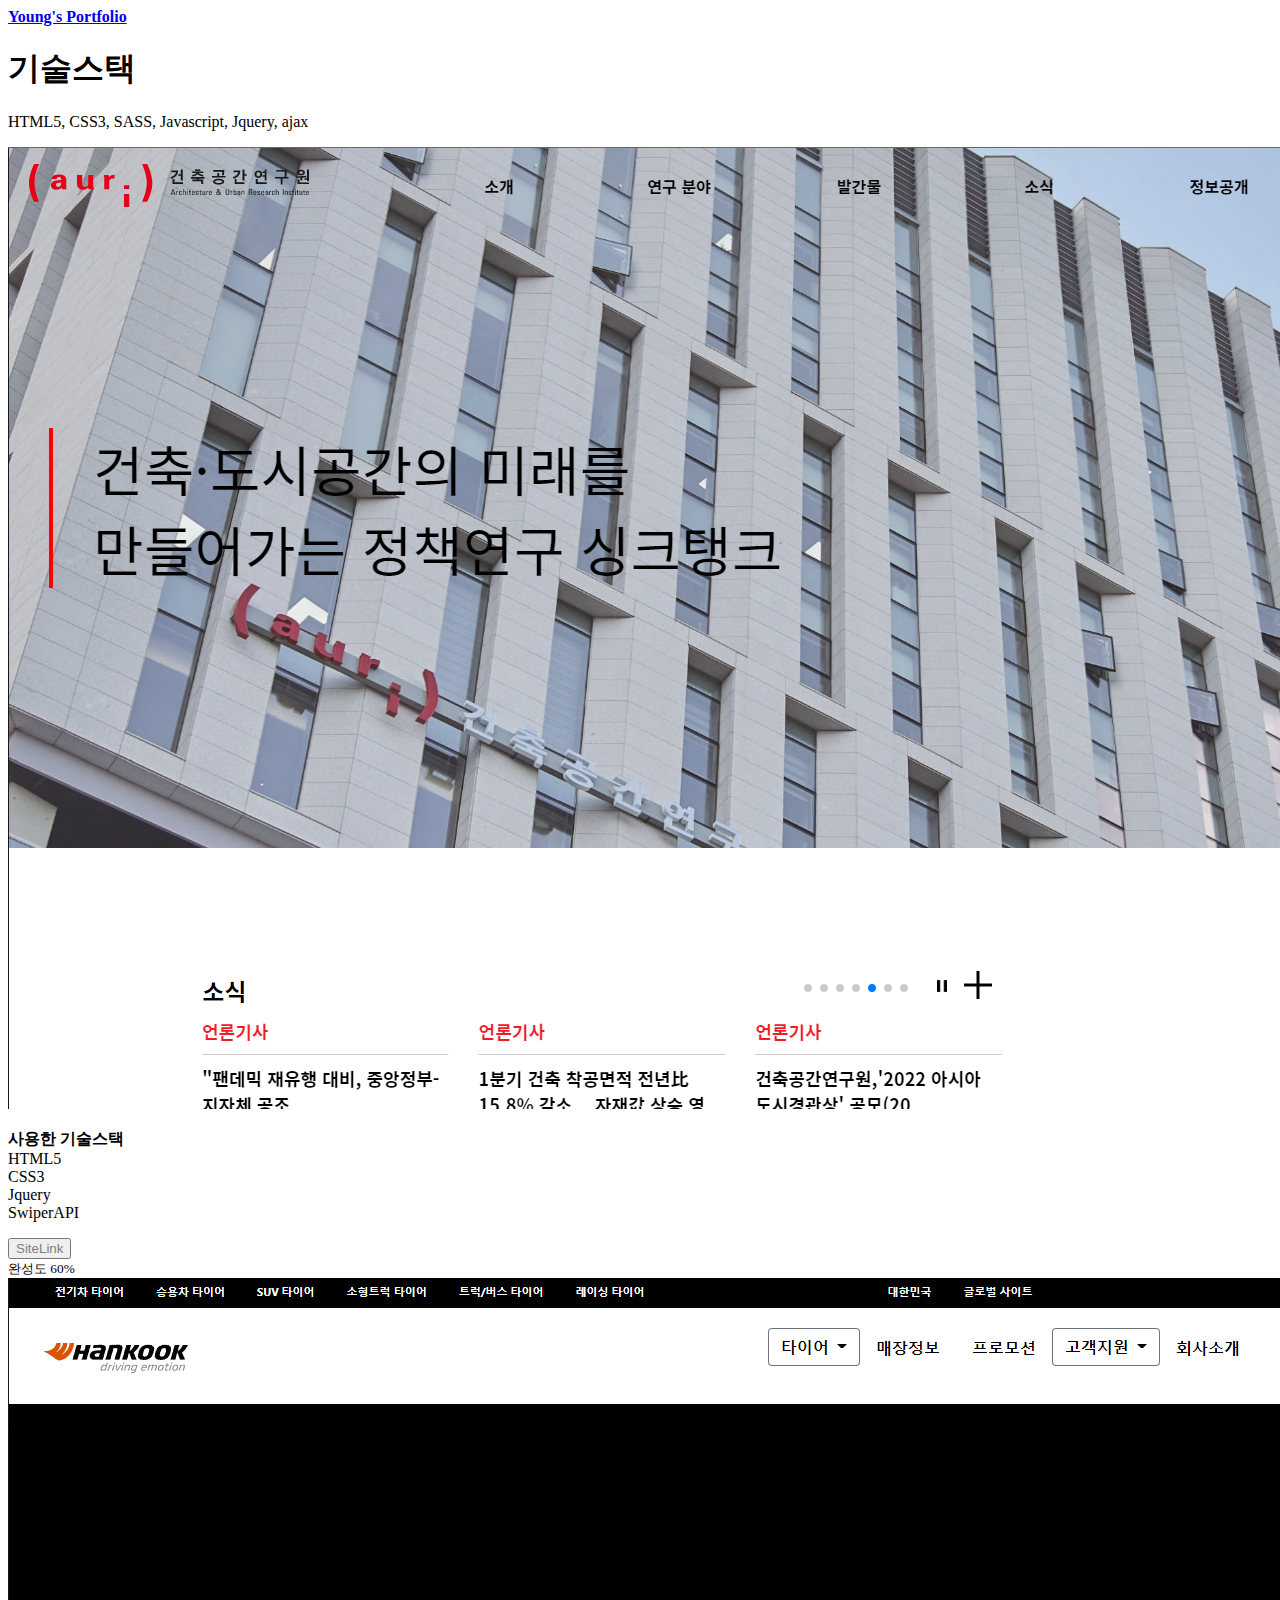
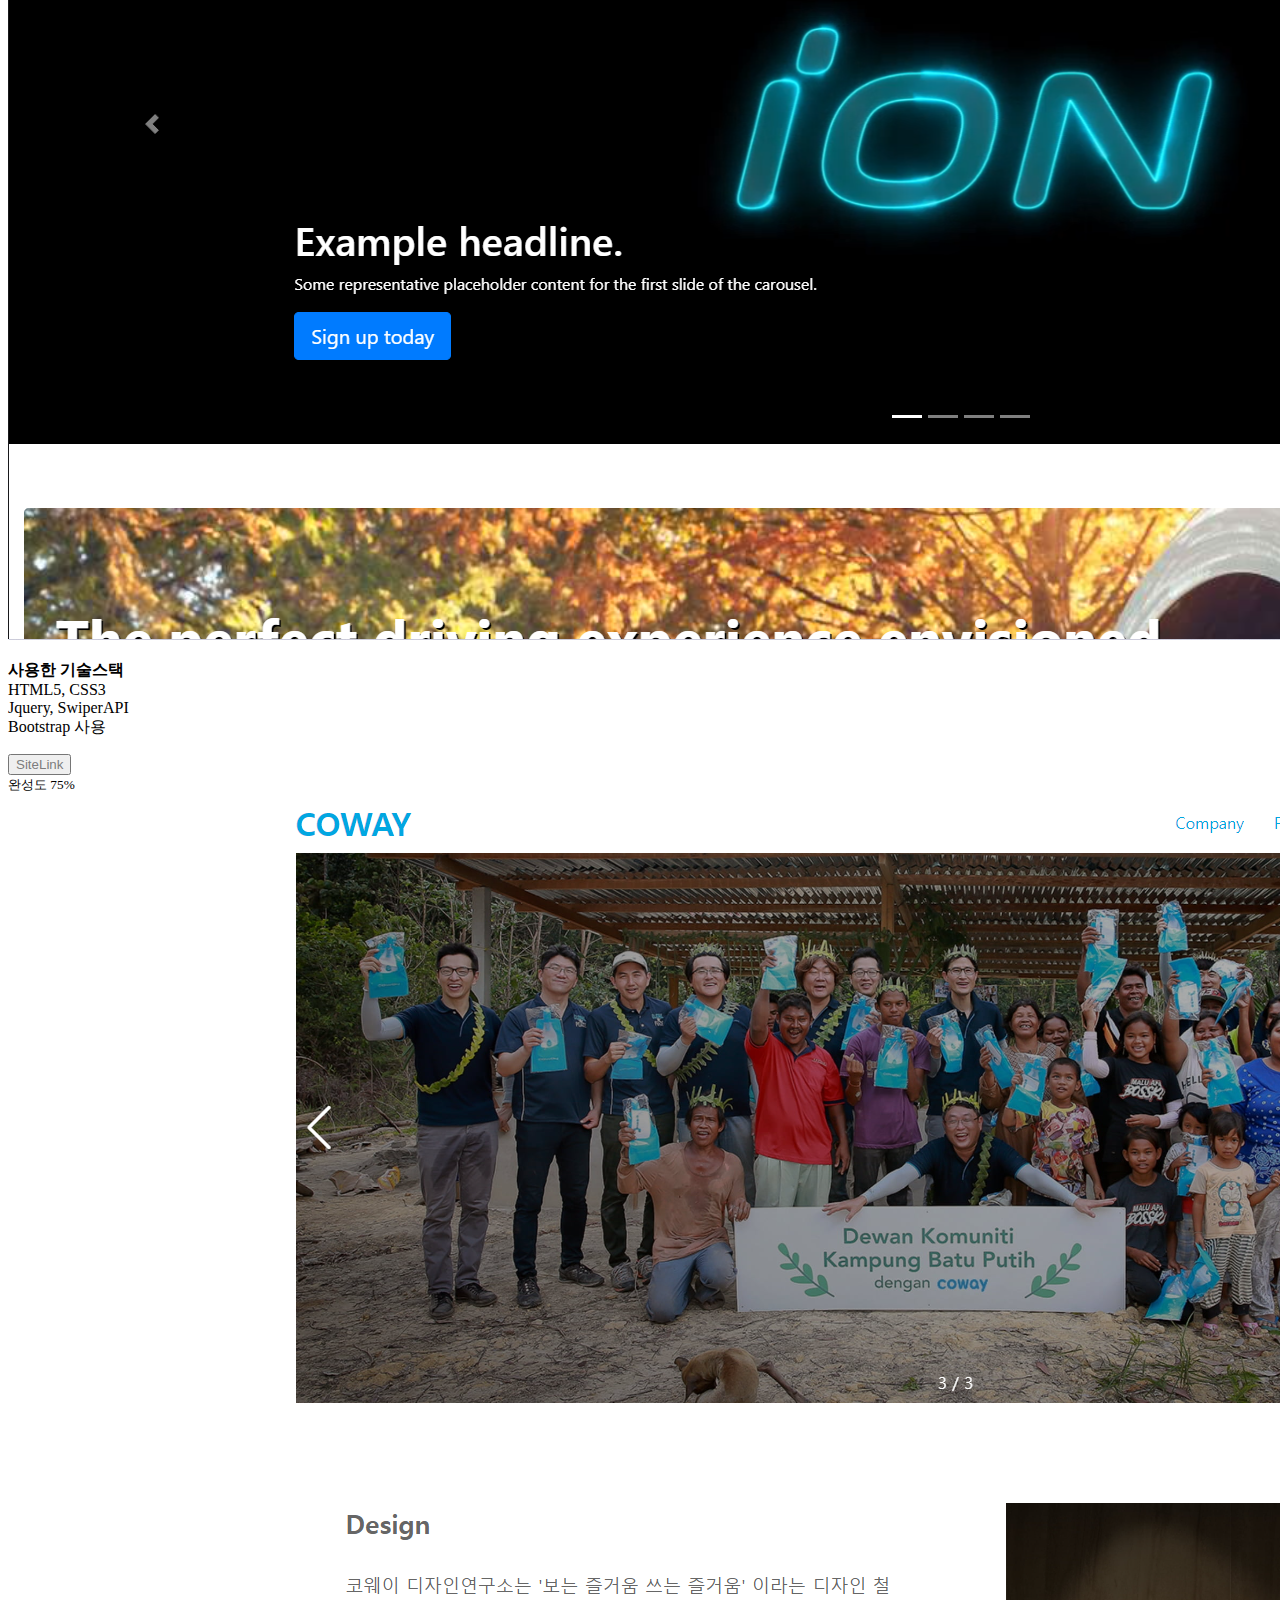
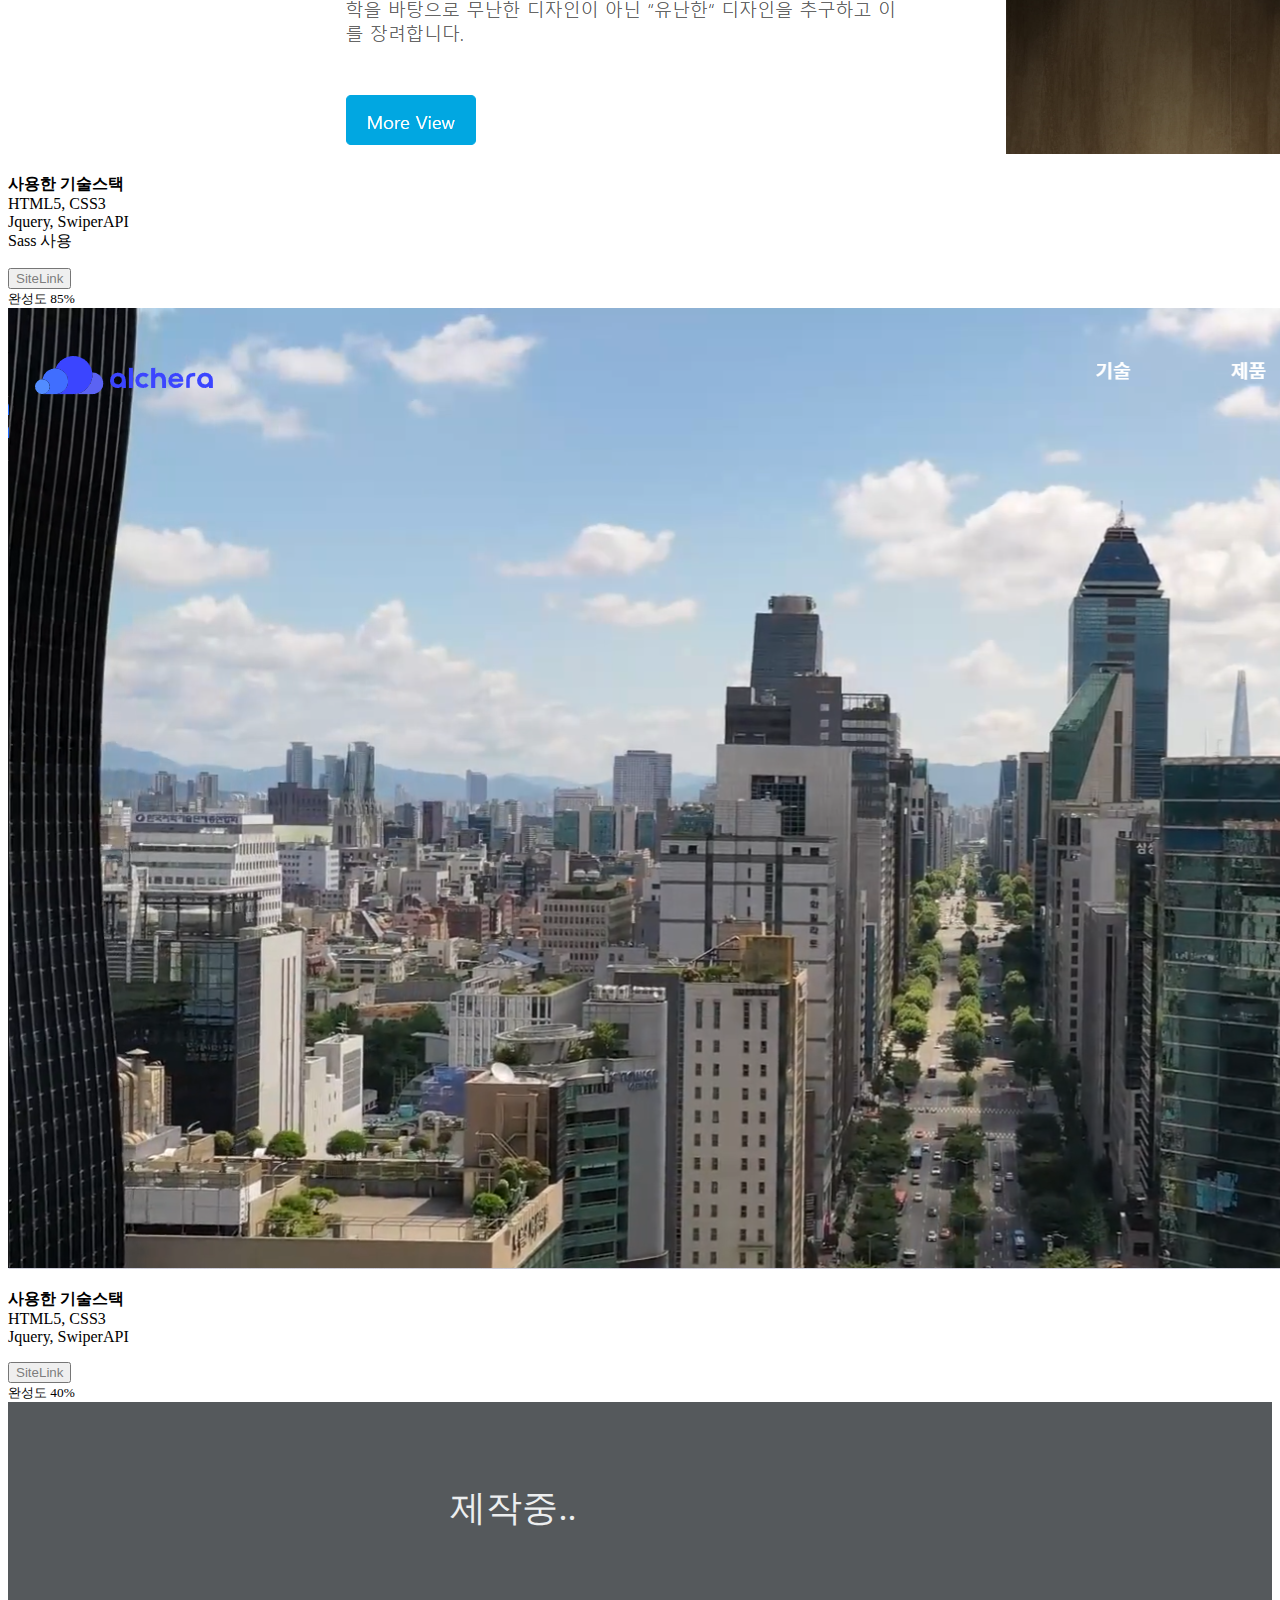
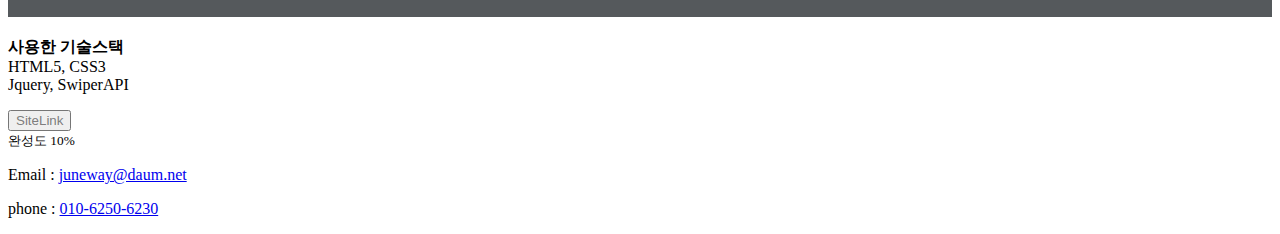
<file: index.html>
<!DOCTYPE html>
<html lang="ko">

<head>
  <meta charset="utf-8">
  <meta name="viewport" content="width=device-width, initial-scale=1">
  <title>Portfolio</title>
  <link href="https://cdn.jsdelivr.net/npm/bootstrap@5.0.2/dist/css/bootstrap.min.css" rel="stylesheet" integrity="sha384-EVSTQN3/azprG1Anm3QDgpJLIm9Nao0Yz1ztcQTwFspd3yD65VohhpuuCOmLASjC" crossorigin="anonymous">
  <link rel="stylesheet" href="./css/style.css">
</head>

<body>
  <header>
    <div class="navbar navbar-dark bg-dark shadow-sm">
      <div class="container">
        <a href="#" class="navbar-brand d-flex align-items-center">
          <strong>Young's Portfolio</strong>
        </a>
      </div>
    </div>
  </header>
  <main>
    <section class="py-5 text-center container">
      <div class="row py-lg-5">
        <div class="col-lg-6 col-md-8 mx-auto">
          <h1 class="fw-light">기술스택</h1>
          <p class="lead text-muted">HTML5, CSS3, SASS, Javascript, Jquery, ajax</p>
        </div>
      </div>
    </section>
    <div class="album py-5 bg-light">
      <div class="container acolor">
        <div class="row row-cols-1 row-cols-sm-2 row-cols-md-3 g-3">
          <div class="col">
            <div class="card shadow-sm">
              <img src="./img/auri_clone.png">
              <div class="card-body">
                <p class="card-text"><strong>사용한 기술스택</strong>
                  <br>HTML5
                  <br>CSS3
                  <br>Jquery
                  <br>SwiperAPI
                </p>
                <div class="d-flex justify-content-between align-items-center">
                  <div class="btn-group">
                    <button type="button" class="btn btn-sm btn-outline-secondary"><a href="../portfolio_1/index.html">SiteLink</a></button>
                  </div>
                  <small class="text-muted">완성도 60%</small>
                </div>
              </div>
            </div>
          </div>
          <div class="col">
            <div class="card shadow-sm">
              <img src="./img/bootstrap_page.png">
              <div class="card-body">
                <p class="card-text"><strong>사용한 기술스택</strong>
                  <br>HTML5, CSS3
                  <br>Jquery, SwiperAPI
                  <br>Bootstrap 사용
                </p>
                <div class="d-flex justify-content-between align-items-center">
                  <div class="btn-group">
                    <button type="button" class="btn btn-sm btn-outline-secondary"><a href="../bootstrap-site/index.html">SiteLink</a></button>
                  </div>
                  <small class="text-muted">완성도 75%</small>
                </div>
              </div>
            </div>
          </div>
          <div class="col">
            <div class="card shadow-sm">
              <img src="./img/sass_page.png">
              <div class="card-body">
                <p class="card-text"><strong>사용한 기술스택</strong>
                  <br>HTML5, CSS3
                  <br>Jquery, SwiperAPI
                  <br>Sass 사용
                </p>
                <div class="d-flex justify-content-between align-items-center">
                  <div class="btn-group">
                    <button type="button" class="btn btn-sm btn-outline-secondary"><a href="../sass-clone-coway-/index.html">SiteLink</a></button>
                  </div>
                  <small class="text-muted">완성도 85%</small>
                </div>
              </div>
            </div>
          </div>
          <div class="col">
            <div class="card shadow-sm">
              <img src="./img/clone-first.png">
              <div class="card-body">
                <p class="card-text"><strong>사용한 기술스택</strong>
                  <br>HTML5, CSS3
                  <br>Jquery, SwiperAPI
                </p>
                <div class="d-flex justify-content-between align-items-center">
                  <div class="btn-group">
                    <button type="button" class="btn btn-sm btn-outline-secondary"><a href="../clonenoob/index.html">SiteLink</a></button>
                  </div>
                  <small class="text-muted">완성도 40%</small>
                </div>
              </div>
            </div>
          </div>
          <div class="col">
            <div class="card shadow-sm">
              <svg class="bd-placeholder-img card-img-top" width="100%" height="215" xmlns="http://www.w3.org/2000/svg" role="img" aria-label="Placeholder: Thumbnail" preserveAspectRatio="xMidYMid slice" focusable="false">
                <title>제작중..</title>
                <rect width="100%" height="100%" fill="#55595c" /><text x="35%" y="50%" fill="#eceeef" dy=".3em" style="font-size: 36px">제작중..</text>
              </svg>
              <div class="card-body">
                <p class="card-text"><strong>사용한 기술스택</strong>
                  <br>HTML5, CSS3
                  <br>Jquery, SwiperAPI
                </p>
                <div class="d-flex justify-content-between align-items-center">
                  <div class="btn-group">
                    <button type="button" class="btn btn-sm btn-outline-secondary"><a href="../gover-clone/index.html">SiteLink</a></button>
                  </div>
                  <small class="text-muted">완성도 10%</small>
                </div>
              </div>
            </div>
          </div>
        </div>
      </div>
    </div>
  </main>
  <footer class="text-muted py-5">
    <div class="container">
      <p class="mb-1">Email : <a class="acolor" href="mailto:juneway@daum.net">juneway@daum.net</a></p>
      <p class="mb-0">phone : <a class="acolor" href="tel:010-6250-6230">010-6250-6230</a></p>
    </div>
  </footer>
  <script src="https://cdn.jsdelivr.net/npm/@popperjs/core@2.9.2/dist/umd/popper.min.js" integrity="sha384-IQsoLXl5PILFhosVNubq5LC7Qb9DXgDA9i+tQ8Zj3iwWAwPtgFTxbJ8NT4GN1R8p" crossorigin="anonymous"></script>
  <script src="https://cdn.jsdelivr.net/npm/bootstrap@5.0.2/dist/js/bootstrap.min.js" integrity="sha384-cVKIPhGWiC2Al4u+LWgxfKTRIcfu0JTxR+EQDz/bgldoEyl4H0zUF0QKbrJ0EcQF" crossorigin="anonymous"></script>
</body>

</html>
</file>
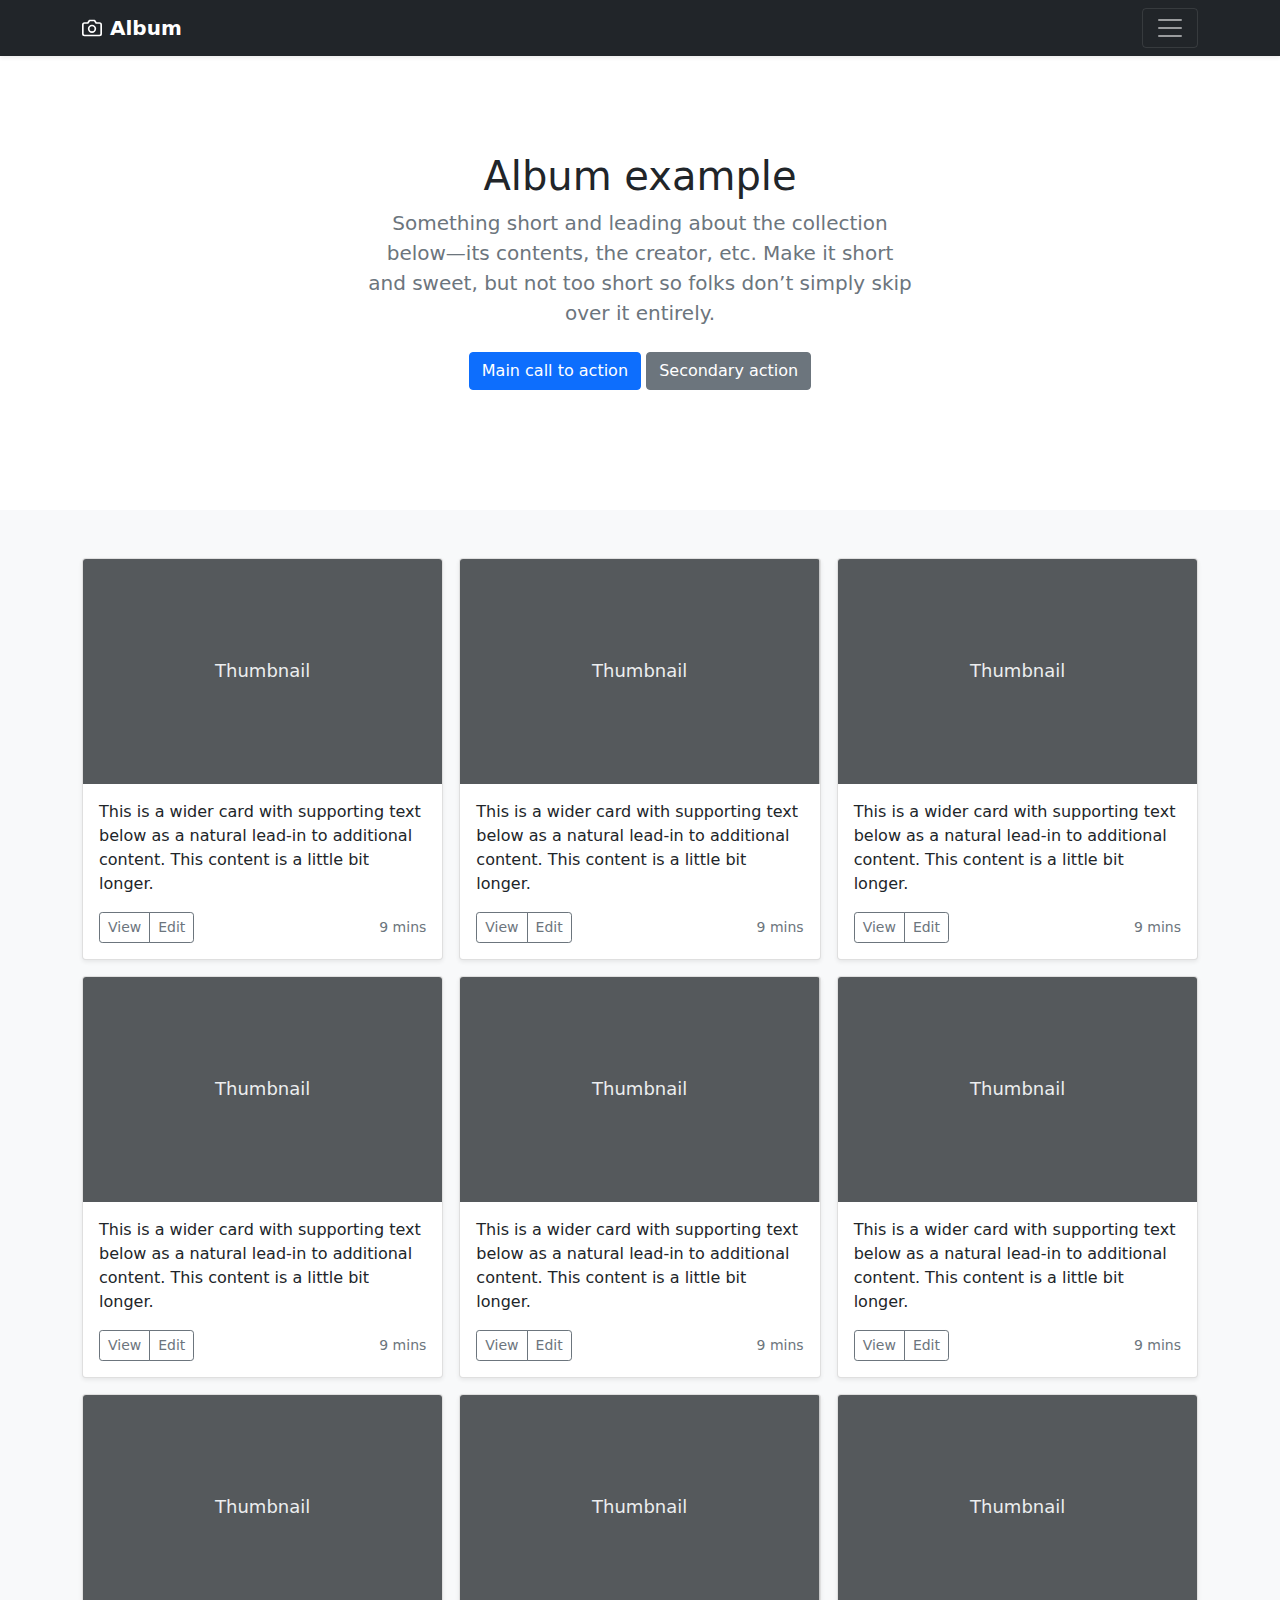
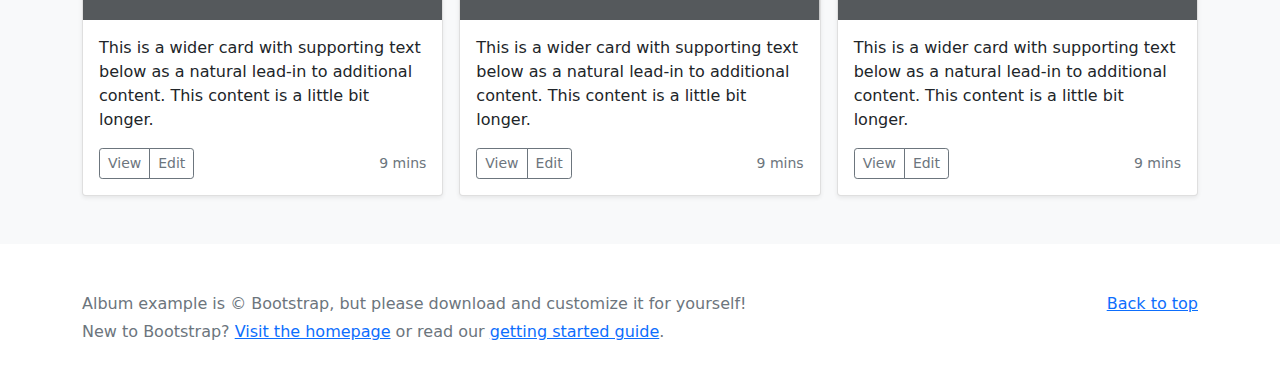
<file: bootstrap-5.0.2-examples/album/index.html>
<!doctype html>
<html lang="en">
  <head>
    <meta charset="utf-8">
    <meta name="viewport" content="width=device-width, initial-scale=1">
    <meta name="description" content="">
    <meta name="author" content="Mark Otto, Jacob Thornton, and Bootstrap contributors">
    <meta name="generator" content="Hugo 0.84.0">
    <title>Album example · Bootstrap v5.0</title>

    <link rel="canonical" href="https://getbootstrap.com/docs/5.0/examples/album/">

    

    <!-- Bootstrap core CSS -->
<link href="../assets/dist/css/bootstrap.min.css" rel="stylesheet">

    <style>
      .bd-placeholder-img {
        font-size: 1.125rem;
        text-anchor: middle;
        -webkit-user-select: none;
        -moz-user-select: none;
        user-select: none;
      }

      @media (min-width: 768px) {
        .bd-placeholder-img-lg {
          font-size: 3.5rem;
        }
      }
    </style>

    
  </head>
  <body>
    
<header>
  <div class="collapse bg-dark" id="navbarHeader">
    <div class="container">
      <div class="row">
        <div class="col-sm-8 col-md-7 py-4">
          <h4 class="text-white">About</h4>
          <p class="text-muted">Add some information about the album below, the author, or any other background context. Make it a few sentences long so folks can pick up some informative tidbits. Then, link them off to some social networking sites or contact information.</p>
        </div>
        <div class="col-sm-4 offset-md-1 py-4">
          <h4 class="text-white">Contact</h4>
          <ul class="list-unstyled">
            <li><a href="#" class="text-white">Follow on Twitter</a></li>
            <li><a href="#" class="text-white">Like on Facebook</a></li>
            <li><a href="#" class="text-white">Email me</a></li>
          </ul>
        </div>
      </div>
    </div>
  </div>
  <div class="navbar navbar-dark bg-dark shadow-sm">
    <div class="container">
      <a href="#" class="navbar-brand d-flex align-items-center">
        <svg xmlns="http://www.w3.org/2000/svg" width="20" height="20" fill="none" stroke="currentColor" stroke-linecap="round" stroke-linejoin="round" stroke-width="2" aria-hidden="true" class="me-2" viewBox="0 0 24 24"><path d="M23 19a2 2 0 0 1-2 2H3a2 2 0 0 1-2-2V8a2 2 0 0 1 2-2h4l2-3h6l2 3h4a2 2 0 0 1 2 2z"/><circle cx="12" cy="13" r="4"/></svg>
        <strong>Album</strong>
      </a>
      <button class="navbar-toggler" type="button" data-bs-toggle="collapse" data-bs-target="#navbarHeader" aria-controls="navbarHeader" aria-expanded="false" aria-label="Toggle navigation">
        <span class="navbar-toggler-icon"></span>
      </button>
    </div>
  </div>
</header>

<main>

  <section class="py-5 text-center container">
    <div class="row py-lg-5">
      <div class="col-lg-6 col-md-8 mx-auto">
        <h1 class="fw-light">Album example</h1>
        <p class="lead text-muted">Something short and leading about the collection below—its contents, the creator, etc. Make it short and sweet, but not too short so folks don’t simply skip over it entirely.</p>
        <p>
          <a href="#" class="btn btn-primary my-2">Main call to action</a>
          <a href="#" class="btn btn-secondary my-2">Secondary action</a>
        </p>
      </div>
    </div>
  </section>

  <div class="album py-5 bg-light">
    <div class="container">

      <div class="row row-cols-1 row-cols-sm-2 row-cols-md-3 g-3">
        <div class="col">
          <div class="card shadow-sm">
            <svg class="bd-placeholder-img card-img-top" width="100%" height="225" xmlns="http://www.w3.org/2000/svg" role="img" aria-label="Placeholder: Thumbnail" preserveAspectRatio="xMidYMid slice" focusable="false"><title>Placeholder</title><rect width="100%" height="100%" fill="#55595c"/><text x="50%" y="50%" fill="#eceeef" dy=".3em">Thumbnail</text></svg>

            <div class="card-body">
              <p class="card-text">This is a wider card with supporting text below as a natural lead-in to additional content. This content is a little bit longer.</p>
              <div class="d-flex justify-content-between align-items-center">
                <div class="btn-group">
                  <button type="button" class="btn btn-sm btn-outline-secondary">View</button>
                  <button type="button" class="btn btn-sm btn-outline-secondary">Edit</button>
                </div>
                <small class="text-muted">9 mins</small>
              </div>
            </div>
          </div>
        </div>
        <div class="col">
          <div class="card shadow-sm">
            <svg class="bd-placeholder-img card-img-top" width="100%" height="225" xmlns="http://www.w3.org/2000/svg" role="img" aria-label="Placeholder: Thumbnail" preserveAspectRatio="xMidYMid slice" focusable="false"><title>Placeholder</title><rect width="100%" height="100%" fill="#55595c"/><text x="50%" y="50%" fill="#eceeef" dy=".3em">Thumbnail</text></svg>

            <div class="card-body">
              <p class="card-text">This is a wider card with supporting text below as a natural lead-in to additional content. This content is a little bit longer.</p>
              <div class="d-flex justify-content-between align-items-center">
                <div class="btn-group">
                  <button type="button" class="btn btn-sm btn-outline-secondary">View</button>
                  <button type="button" class="btn btn-sm btn-outline-secondary">Edit</button>
                </div>
                <small class="text-muted">9 mins</small>
              </div>
            </div>
          </div>
        </div>
        <div class="col">
          <div class="card shadow-sm">
            <svg class="bd-placeholder-img card-img-top" width="100%" height="225" xmlns="http://www.w3.org/2000/svg" role="img" aria-label="Placeholder: Thumbnail" preserveAspectRatio="xMidYMid slice" focusable="false"><title>Placeholder</title><rect width="100%" height="100%" fill="#55595c"/><text x="50%" y="50%" fill="#eceeef" dy=".3em">Thumbnail</text></svg>

            <div class="card-body">
              <p class="card-text">This is a wider card with supporting text below as a natural lead-in to additional content. This content is a little bit longer.</p>
              <div class="d-flex justify-content-between align-items-center">
                <div class="btn-group">
                  <button type="button" class="btn btn-sm btn-outline-secondary">View</button>
                  <button type="button" class="btn btn-sm btn-outline-secondary">Edit</button>
                </div>
                <small class="text-muted">9 mins</small>
              </div>
            </div>
          </div>
        </div>

        <div class="col">
          <div class="card shadow-sm">
            <svg class="bd-placeholder-img card-img-top" width="100%" height="225" xmlns="http://www.w3.org/2000/svg" role="img" aria-label="Placeholder: Thumbnail" preserveAspectRatio="xMidYMid slice" focusable="false"><title>Placeholder</title><rect width="100%" height="100%" fill="#55595c"/><text x="50%" y="50%" fill="#eceeef" dy=".3em">Thumbnail</text></svg>

            <div class="card-body">
              <p class="card-text">This is a wider card with supporting text below as a natural lead-in to additional content. This content is a little bit longer.</p>
              <div class="d-flex justify-content-between align-items-center">
                <div class="btn-group">
                  <button type="button" class="btn btn-sm btn-outline-secondary">View</button>
                  <button type="button" class="btn btn-sm btn-outline-secondary">Edit</button>
                </div>
                <small class="text-muted">9 mins</small>
              </div>
            </div>
          </div>
        </div>
        <div class="col">
          <div class="card shadow-sm">
            <svg class="bd-placeholder-img card-img-top" width="100%" height="225" xmlns="http://www.w3.org/2000/svg" role="img" aria-label="Placeholder: Thumbnail" preserveAspectRatio="xMidYMid slice" focusable="false"><title>Placeholder</title><rect width="100%" height="100%" fill="#55595c"/><text x="50%" y="50%" fill="#eceeef" dy=".3em">Thumbnail</text></svg>

            <div class="card-body">
              <p class="card-text">This is a wider card with supporting text below as a natural lead-in to additional content. This content is a little bit longer.</p>
              <div class="d-flex justify-content-between align-items-center">
                <div class="btn-group">
                  <button type="button" class="btn btn-sm btn-outline-secondary">View</button>
                  <button type="button" class="btn btn-sm btn-outline-secondary">Edit</button>
                </div>
                <small class="text-muted">9 mins</small>
              </div>
            </div>
          </div>
        </div>
        <div class="col">
          <div class="card shadow-sm">
            <svg class="bd-placeholder-img card-img-top" width="100%" height="225" xmlns="http://www.w3.org/2000/svg" role="img" aria-label="Placeholder: Thumbnail" preserveAspectRatio="xMidYMid slice" focusable="false"><title>Placeholder</title><rect width="100%" height="100%" fill="#55595c"/><text x="50%" y="50%" fill="#eceeef" dy=".3em">Thumbnail</text></svg>

            <div class="card-body">
              <p class="card-text">This is a wider card with supporting text below as a natural lead-in to additional content. This content is a little bit longer.</p>
              <div class="d-flex justify-content-between align-items-center">
                <div class="btn-group">
                  <button type="button" class="btn btn-sm btn-outline-secondary">View</button>
                  <button type="button" class="btn btn-sm btn-outline-secondary">Edit</button>
                </div>
                <small class="text-muted">9 mins</small>
              </div>
            </div>
          </div>
        </div>

        <div class="col">
          <div class="card shadow-sm">
            <svg class="bd-placeholder-img card-img-top" width="100%" height="225" xmlns="http://www.w3.org/2000/svg" role="img" aria-label="Placeholder: Thumbnail" preserveAspectRatio="xMidYMid slice" focusable="false"><title>Placeholder</title><rect width="100%" height="100%" fill="#55595c"/><text x="50%" y="50%" fill="#eceeef" dy=".3em">Thumbnail</text></svg>

            <div class="card-body">
              <p class="card-text">This is a wider card with supporting text below as a natural lead-in to additional content. This content is a little bit longer.</p>
              <div class="d-flex justify-content-between align-items-center">
                <div class="btn-group">
                  <button type="button" class="btn btn-sm btn-outline-secondary">View</button>
                  <button type="button" class="btn btn-sm btn-outline-secondary">Edit</button>
                </div>
                <small class="text-muted">9 mins</small>
              </div>
            </div>
          </div>
        </div>
        <div class="col">
          <div class="card shadow-sm">
            <svg class="bd-placeholder-img card-img-top" width="100%" height="225" xmlns="http://www.w3.org/2000/svg" role="img" aria-label="Placeholder: Thumbnail" preserveAspectRatio="xMidYMid slice" focusable="false"><title>Placeholder</title><rect width="100%" height="100%" fill="#55595c"/><text x="50%" y="50%" fill="#eceeef" dy=".3em">Thumbnail</text></svg>

            <div class="card-body">
              <p class="card-text">This is a wider card with supporting text below as a natural lead-in to additional content. This content is a little bit longer.</p>
              <div class="d-flex justify-content-between align-items-center">
                <div class="btn-group">
                  <button type="button" class="btn btn-sm btn-outline-secondary">View</button>
                  <button type="button" class="btn btn-sm btn-outline-secondary">Edit</button>
                </div>
                <small class="text-muted">9 mins</small>
              </div>
            </div>
          </div>
        </div>
        <div class="col">
          <div class="card shadow-sm">
            <svg class="bd-placeholder-img card-img-top" width="100%" height="225" xmlns="http://www.w3.org/2000/svg" role="img" aria-label="Placeholder: Thumbnail" preserveAspectRatio="xMidYMid slice" focusable="false"><title>Placeholder</title><rect width="100%" height="100%" fill="#55595c"/><text x="50%" y="50%" fill="#eceeef" dy=".3em">Thumbnail</text></svg>

            <div class="card-body">
              <p class="card-text">This is a wider card with supporting text below as a natural lead-in to additional content. This content is a little bit longer.</p>
              <div class="d-flex justify-content-between align-items-center">
                <div class="btn-group">
                  <button type="button" class="btn btn-sm btn-outline-secondary">View</button>
                  <button type="button" class="btn btn-sm btn-outline-secondary">Edit</button>
                </div>
                <small class="text-muted">9 mins</small>
              </div>
            </div>
          </div>
        </div>
      </div>
    </div>
  </div>

</main>

<footer class="text-muted py-5">
  <div class="container">
    <p class="float-end mb-1">
      <a href="#">Back to top</a>
    </p>
    <p class="mb-1">Album example is &copy; Bootstrap, but please download and customize it for yourself!</p>
    <p class="mb-0">New to Bootstrap? <a href="/">Visit the homepage</a> or read our <a href="../getting-started/introduction/">getting started guide</a>.</p>
  </div>
</footer>


    <script src="../assets/dist/js/bootstrap.bundle.min.js"></script>

      
  </body>
</html>
</file>
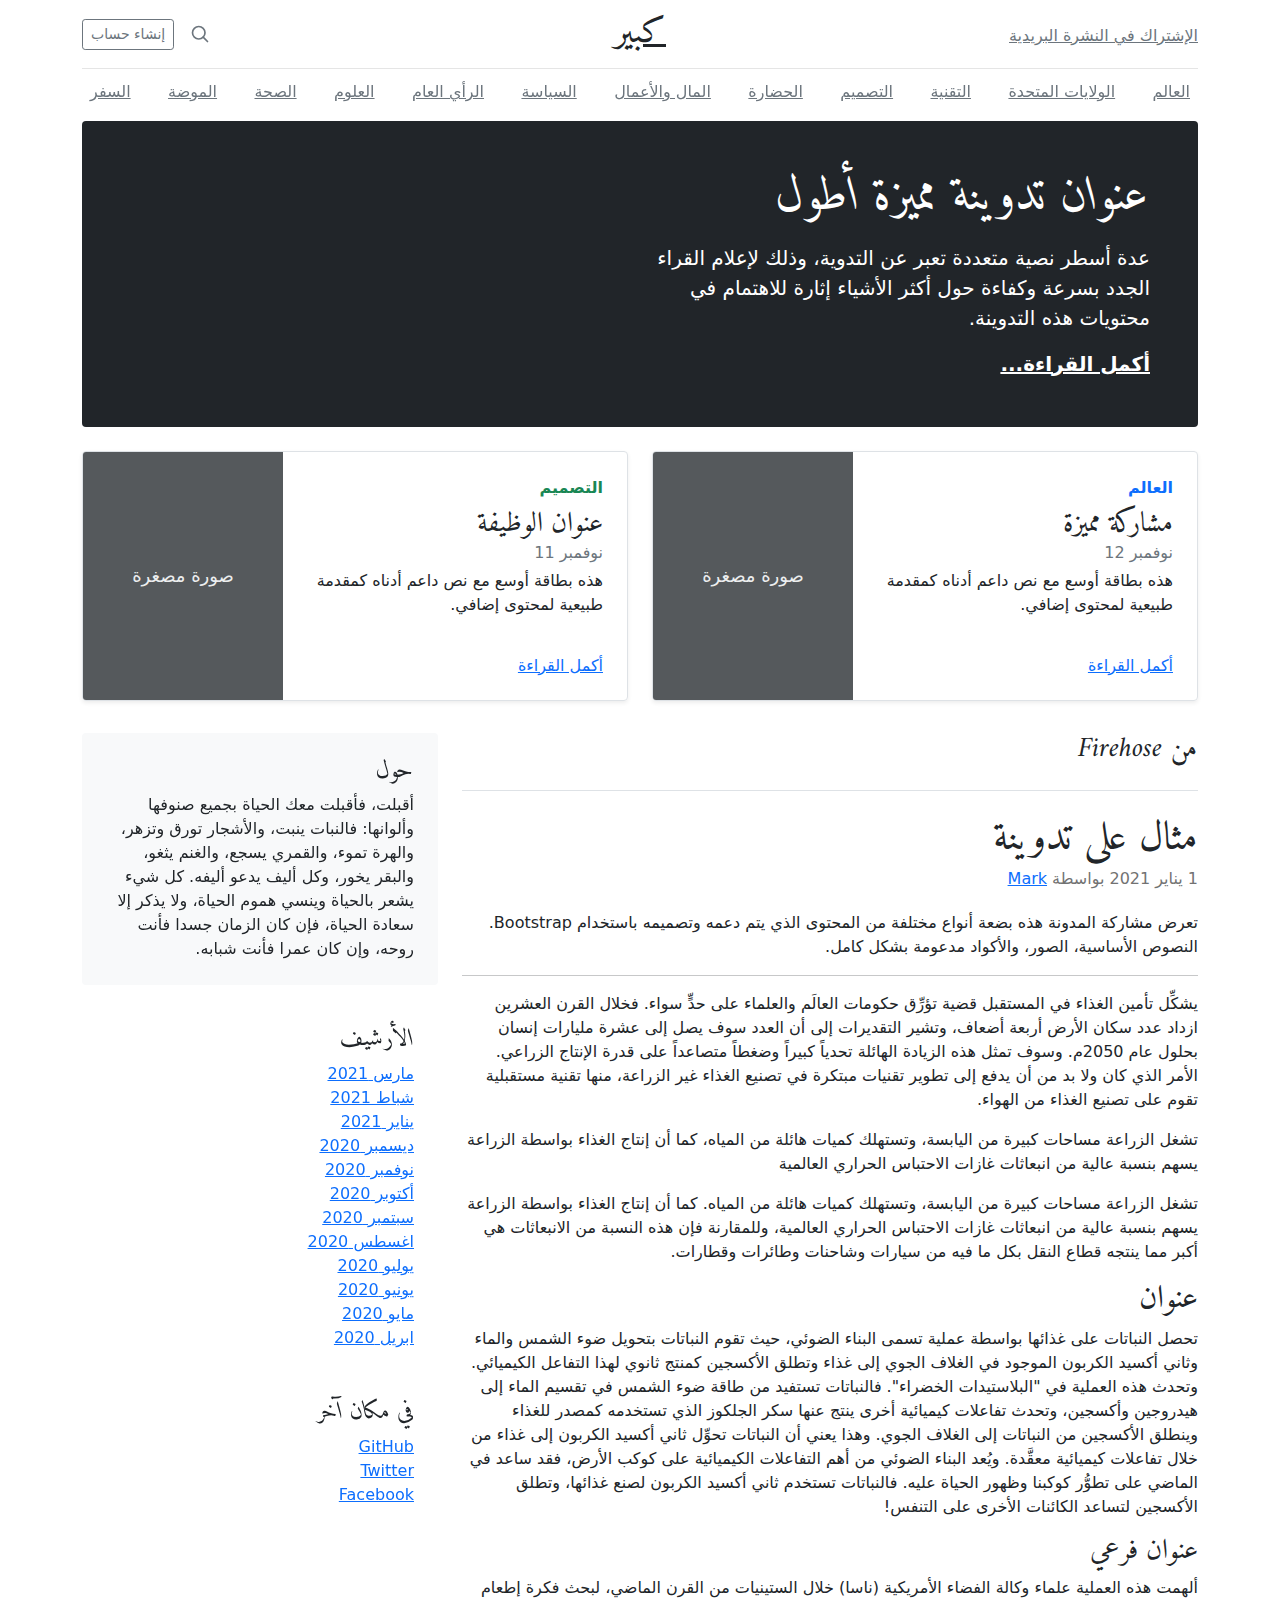
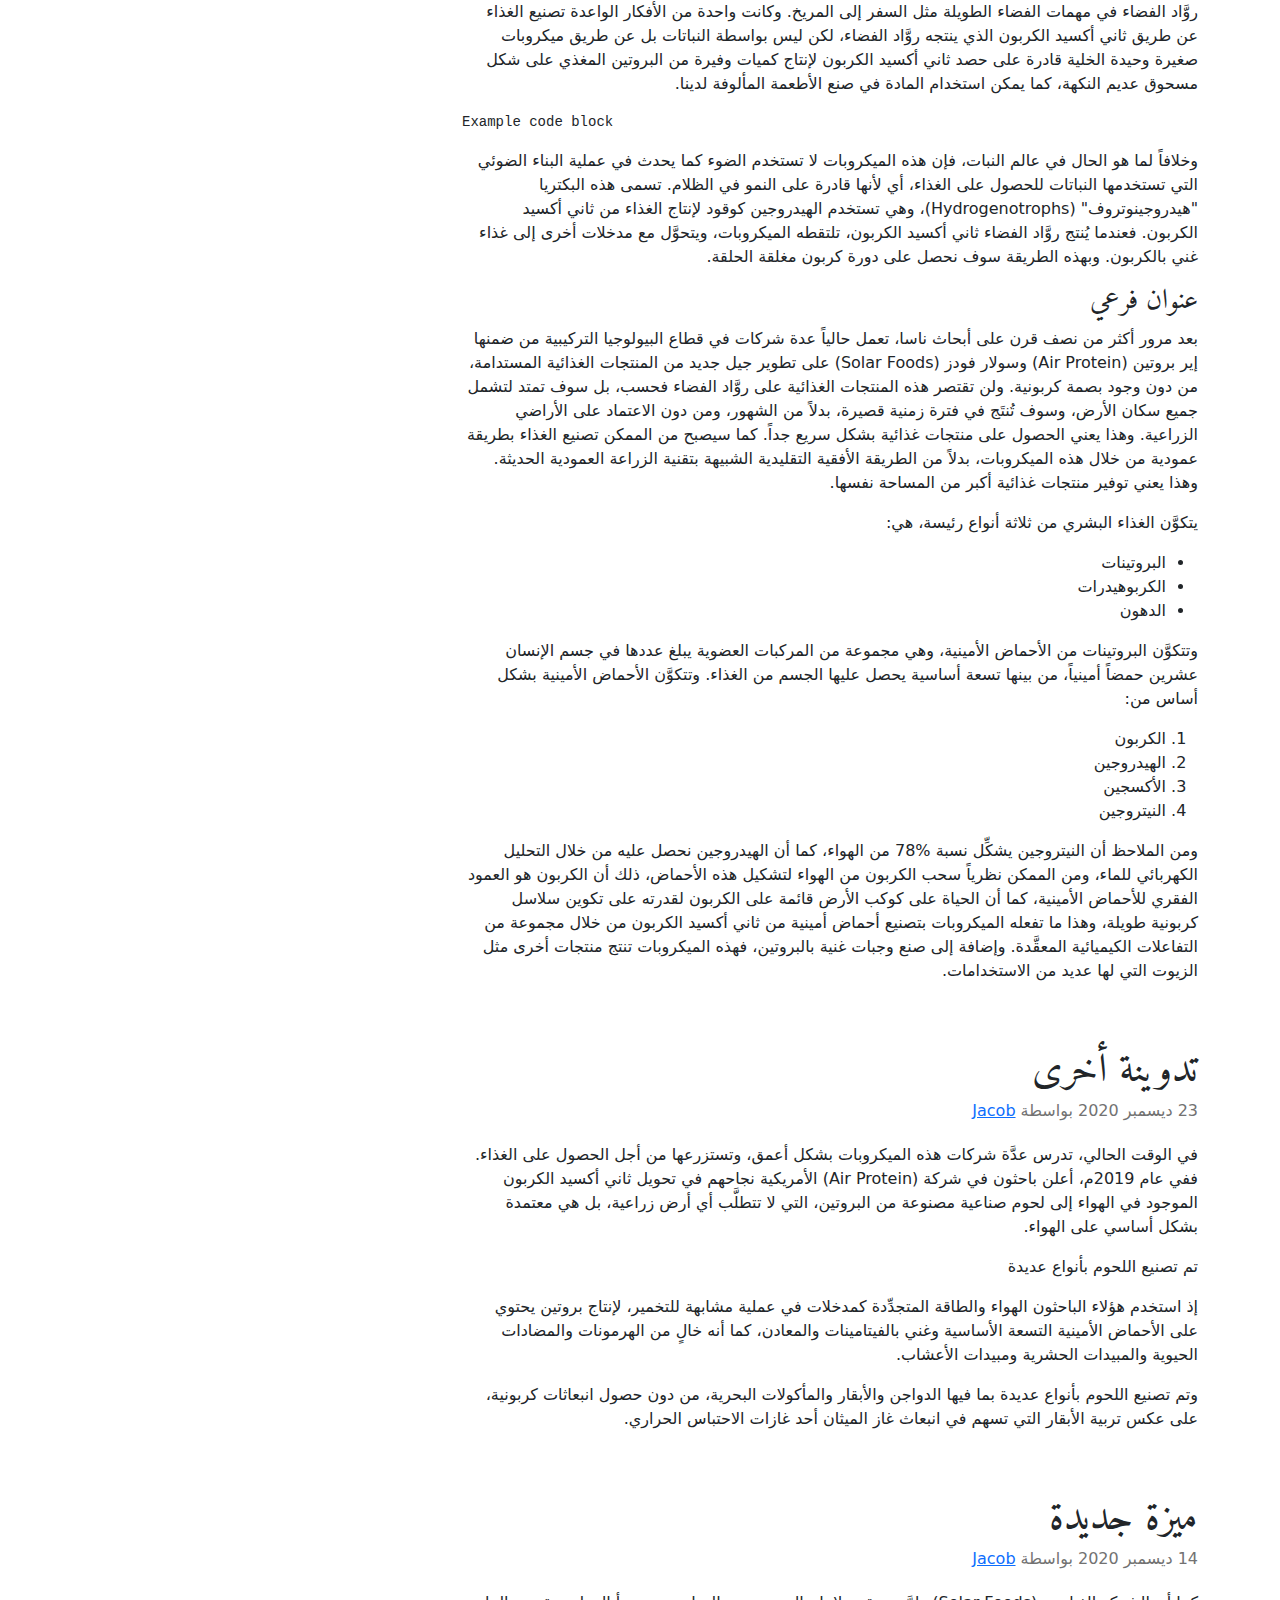
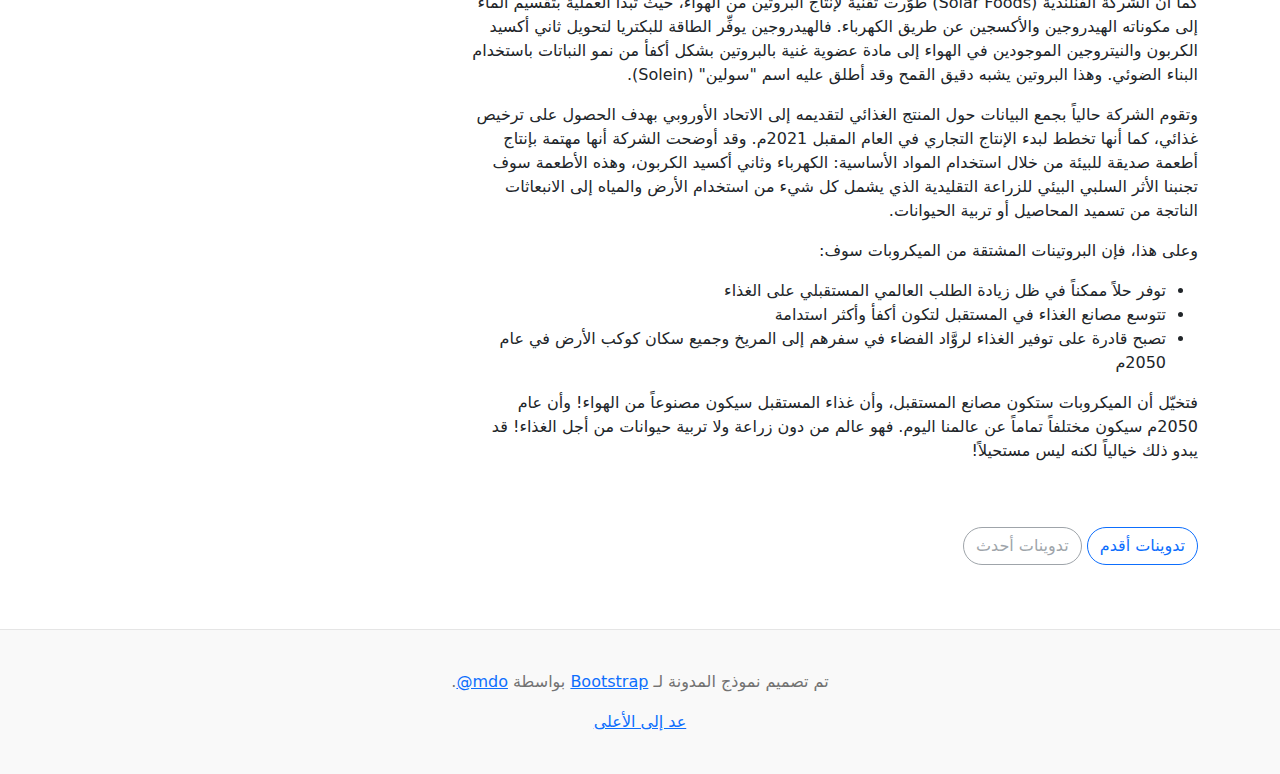
<file: bootstrap-5.0.2-examples/blog-rtl/index.html>
<!doctype html>
<html lang="ar" dir="rtl">
  <head>
    <meta charset="utf-8">
    <meta name="viewport" content="width=device-width, initial-scale=1">
    <meta name="description" content="">
    <meta name="author" content="Mark Otto, Jacob Thornton, and Bootstrap contributors">
    <meta name="generator" content="Hugo 0.84.0">
    <title>قالب المدونة · Bootstrap v5.0</title>

    <link rel="canonical" href="https://getbootstrap.com/docs/5.0/examples/blog-rtl/">

    

    <!-- Bootstrap core CSS -->
<link href="../assets/dist/css/bootstrap.rtl.min.css" rel="stylesheet">

    <style>
      .bd-placeholder-img {
        font-size: 1.125rem;
        text-anchor: middle;
        -webkit-user-select: none;
        -moz-user-select: none;
        user-select: none;
      }

      @media (min-width: 768px) {
        .bd-placeholder-img-lg {
          font-size: 3.5rem;
        }
      }
    </style>

    
    <!-- Custom styles for this template -->
    <link href="https://fonts.googleapis.com/css?family=Amiri:wght@400;700&amp;display=swap" rel="stylesheet">
    <!-- Custom styles for this template -->
    <link href="../blog/blog.rtl.css" rel="stylesheet">
  </head>
  <body>
    
<div class="container">
  <header class="blog-header py-3">
    <div class="row flex-nowrap justify-content-between align-items-center">
      <div class="col-4 pt-1">
        <a class="link-secondary" href="#">الإشتراك في النشرة البريدية</a>
      </div>
      <div class="col-4 text-center">
        <a class="blog-header-logo text-dark" href="#">كبير</a>
      </div>
      <div class="col-4 d-flex justify-content-end align-items-center">
        <a class="link-secondary" href="#" aria-label="بحث">
          <svg xmlns="http://www.w3.org/2000/svg" width="20" height="20" fill="none" stroke="currentColor" stroke-linecap="round" stroke-linejoin="round" stroke-width="2" class="mx-3" role="img" viewBox="0 0 24 24"><title>بحث</title><circle cx="10.5" cy="10.5" r="7.5"/><path d="M21 21l-5.2-5.2"/></svg>
        </a>
        <a class="btn btn-sm btn-outline-secondary" href="#">إنشاء حساب</a>
      </div>
    </div>
  </header>

  <div class="nav-scroller py-1 mb-2">
    <nav class="nav d-flex justify-content-between">
      <a class="p-2 link-secondary" href="#">العالم</a>
      <a class="p-2 link-secondary" href="#">الولايات المتحدة</a>
      <a class="p-2 link-secondary" href="#">التقنية</a>
      <a class="p-2 link-secondary" href="#">التصميم</a>
      <a class="p-2 link-secondary" href="#">الحضارة</a>
      <a class="p-2 link-secondary" href="#">المال والأعمال</a>
      <a class="p-2 link-secondary" href="#">السياسة</a>
      <a class="p-2 link-secondary" href="#">الرأي العام</a>
      <a class="p-2 link-secondary" href="#">العلوم</a>
      <a class="p-2 link-secondary" href="#">الصحة</a>
      <a class="p-2 link-secondary" href="#">الموضة</a>
      <a class="p-2 link-secondary" href="#">السفر</a>
    </nav>
  </div>
</div>

<main class="container">
  <div class="p-4 p-md-5 mb-4 text-white rounded bg-dark">
    <div class="col-md-6 px-0">
      <h1 class="display-4 fst-italic">عنوان تدوينة مميزة أطول</h1>
      <p class="lead my-3">عدة أسطر نصية متعددة تعبر عن التدوية، وذلك لإعلام القراء الجدد بسرعة وكفاءة حول أكثر الأشياء إثارة للاهتمام في محتويات هذه التدوينة.</p>
      <p class="lead mb-0"><a href="#" class="text-white fw-bold">أكمل القراءة...</a></p>
    </div>
  </div>

  <div class="row mb-2">
    <div class="col-md-6">
      <div class="row g-0 border rounded overflow-hidden flex-md-row mb-4 shadow-sm h-md-250 position-relative">
        <div class="col p-4 d-flex flex-column position-static">
          <strong class="d-inline-block mb-2 text-primary">العالم</strong>
          <h3 class="mb-0">مشاركة مميزة</h3>
          <div class="mb-1 text-muted">نوفمبر 12</div>
          <p class="card-text mb-auto">هذه بطاقة أوسع مع نص داعم أدناه كمقدمة طبيعية لمحتوى إضافي.</p>
          <a href="#" class="stretched-link">أكمل القراءة</a>
        </div>
        <div class="col-auto d-none d-lg-block">
          <svg class="bd-placeholder-img" width="200" height="250" xmlns="http://www.w3.org/2000/svg" role="img" aria-label="Placeholder: صورة مصغرة" preserveAspectRatio="xMidYMid slice" focusable="false"><title>Placeholder</title><rect width="100%" height="100%" fill="#55595c"/><text x="50%" y="50%" fill="#eceeef" dy=".3em">صورة مصغرة</text></svg>

        </div>
      </div>
    </div>
    <div class="col-md-6">
      <div class="row g-0 border rounded overflow-hidden flex-md-row mb-4 shadow-sm h-md-250 position-relative">
        <div class="col p-4 d-flex flex-column position-static">
          <strong class="d-inline-block mb-2 text-success">التصميم</strong>
          <h3 class="mb-0">عنوان الوظيفة</h3>
          <div class="mb-1 text-muted">نوفمبر 11</div>
          <p class="mb-auto">هذه بطاقة أوسع مع نص داعم أدناه كمقدمة طبيعية لمحتوى إضافي.</p>
          <a href="#" class="stretched-link">أكمل القراءة</a>
        </div>
        <div class="col-auto d-none d-lg-block">
          <svg class="bd-placeholder-img" width="200" height="250" xmlns="http://www.w3.org/2000/svg" role="img" aria-label="Placeholder: صورة مصغرة" preserveAspectRatio="xMidYMid slice" focusable="false"><title>Placeholder</title><rect width="100%" height="100%" fill="#55595c"/><text x="50%" y="50%" fill="#eceeef" dy=".3em">صورة مصغرة</text></svg>

        </div>
      </div>
    </div>
  </div>

  <div class="row">
    <div class="col-md-8">
      <h3 class="pb-4 mb-4 fst-italic border-bottom">
        من Firehose
      </h3>

      <article class="blog-post">
        <h2 class="blog-post-title">مثال على تدوينة</h2>
        <p class="blog-post-meta">1 يناير 2021 بواسطة <a href="#"> Mark </a></p>

        <p>تعرض مشاركة المدونة هذه بضعة أنواع مختلفة من المحتوى الذي يتم دعمه وتصميمه باستخدام Bootstrap. النصوص الأساسية، الصور، والأكواد مدعومة بشكل كامل.</p>
        <hr>
        <p>يشكِّل تأمين الغذاء في المستقبل قضية تؤرِّق حكومات العالَم والعلماء على حدٍّ سواء. فخلال القرن العشرين ازداد عدد سكان الأرض أربعة أضعاف، وتشير التقديرات إلى أن العدد سوف يصل إلى عشرة مليارات إنسان بحلول عام 2050م. وسوف تمثل هذه الزيادة الهائلة تحدياً كبيراً وضغطاً متصاعداً على قدرة الإنتاج الزراعي. الأمر الذي كان ولا بد من أن يدفع إلى تطوير تقنيات مبتكرة في تصنيع الغذاء غير الزراعة، منها تقنية مستقبلية تقوم على تصنيع الغذاء من الهواء.</p>
        <blockquote>
          <p>تشغل الزراعة مساحات كبيرة من اليابسة، وتستهلك كميات هائلة من المياه، كما أن إنتاج الغذاء بواسطة الزراعة يسهم بنسبة عالية من انبعاثات غازات الاحتباس الحراري العالمية</p>
        </blockquote>
        <p>تشغل الزراعة مساحات كبيرة من اليابسة، وتستهلك كميات هائلة من المياه. كما أن إنتاج الغذاء بواسطة الزراعة يسهم بنسبة عالية من انبعاثات غازات الاحتباس الحراري العالمية، وللمقارنة فإن هذه النسبة من الانبعاثات هي أكبر مما ينتجه قطاع النقل بكل ما فيه من سيارات وشاحنات وطائرات وقطارات.</p>
        <h2>عنوان</h2>
        <p>تحصل النباتات على غذائها بواسطة عملية تسمى البناء الضوئي، حيث تقوم النباتات بتحويل ضوء الشمس والماء وثاني أكسيد الكربون الموجود في الغلاف الجوي إلى غذاء وتطلق الأكسجين كمنتج ثانوي لهذا التفاعل الكيميائي. وتحدث هذه العملية في "البلاستيدات الخضراء". فالنباتات تستفيد من طاقة ضوء الشمس في تقسيم الماء إلى هيدروجين وأكسجين، وتحدث تفاعلات كيميائية أخرى ينتج عنها سكر الجلكوز الذي تستخدمه كمصدر للغذاء وينطلق الأكسجين من النباتات إلى الغلاف الجوي. وهذا يعني أن النباتات تحوِّل ثاني أكسيد الكربون إلى غذاء من خلال تفاعلات كيميائية معقَّدة. ويُعد البناء الضوئي من أهم التفاعلات الكيميائية على كوكب الأرض، فقد ساعد في الماضي على تطوُّر كوكبنا وظهور الحياة عليه. فالنباتات تستخدم ثاني أكسيد الكربون لصنع غذائها، وتطلق الأكسجين لتساعد الكائنات الأخرى على التنفس!</p>
        <h3>عنوان فرعي</h3>
        <p>ألهمت هذه العملية علماء وكالة الفضاء الأمريكية (ناسا) خلال الستينيات من القرن الماضي، لبحث فكرة إطعام روَّاد الفضاء في مهمات الفضاء الطويلة مثل السفر إلى المريخ. وكانت واحدة من الأفكار الواعدة تصنيع الغذاء عن طريق ثاني أكسيد الكربون الذي ينتجه روَّاد الفضاء، لكن ليس بواسطة النباتات بل عن طريق ميكروبات صغيرة وحيدة الخلية قادرة على حصد ثاني أكسيد الكربون لإنتاج كميات وفيرة من البروتين المغذي على شكل مسحوق عديم النكهة، كما يمكن استخدام المادة في صنع الأطعمة المألوفة لدينا.</p>
        <pre><code>Example code block</code></pre>
        <p>وخلافاً لما هو الحال في عالم النبات، فإن هذه الميكروبات لا تستخدم الضوء كما يحدث في عملية البناء الضوئي التي تستخدمها النباتات للحصول على الغذاء، أي لأنها قادرة على النمو في الظلام. تسمى هذه البكتريا "هيدروجينوتروف" (Hydrogenotrophs)، وهي تستخدم الهيدروجين كوقود لإنتاج الغذاء من ثاني أكسيد الكربون. فعندما يُنتج روَّاد الفضاء ثاني أكسيد الكربون، تلتقطه الميكروبات، ويتحوَّل مع مدخلات أخرى إلى غذاء غني بالكربون. وبهذه الطريقة سوف نحصل على دورة كربون مغلقة الحلقة.</p>
        <h3>عنوان فرعي</h3>
        <p>بعد مرور أكثر من نصف قرن على أبحاث ناسا، تعمل حالياً عدة شركات في قطاع البيولوجيا التركيبية من ضمنها إير بروتين (Air Protein) وسولار فودز (Solar Foods) على تطوير جيل جديد من المنتجات الغذائية المستدامة، من دون وجود بصمة كربونية. ولن تقتصر هذه المنتجات الغذائية على روَّاد الفضاء فحسب، بل سوف تمتد لتشمل جميع سكان الأرض، وسوف تُنتَج في فترة زمنية قصيرة، بدلاً من الشهور، ومن دون الاعتماد على الأراضي الزراعية. وهذا يعني الحصول على منتجات غذائية بشكل سريع جداً. كما سيصبح من الممكن تصنيع الغذاء بطريقة عمودية من خلال هذه الميكروبات، بدلاً من الطريقة الأفقية التقليدية الشبيهة بتقنية الزراعة العمودية الحديثة. وهذا يعني توفير منتجات غذائية أكبر من المساحة نفسها.</p>
        <p>يتكوَّن الغذاء البشري من ثلاثة أنواع رئيسة، هي:</p>
        <ul>
          <li>البروتينات</li>
          <li>الكربوهيدرات</li>
          <li>الدهون</li>
        </ul>
        <p>وتتكوَّن البروتينات من الأحماض الأمينية، وهي مجموعة من المركبات العضوية يبلغ عددها في جسم الإنسان عشرين حمضاً أمينياً، من بينها تسعة أساسية يحصل عليها الجسم من الغذاء. وتتكوَّن الأحماض الأمينية بشكل أساس من:</p>
        <ol>
          <li>الكربون</li>
          <li>الهيدروجين</li>
          <li>الأكسجين</li>
          <li>النيتروجين</li>
        </ol>
        <p>ومن الملاحظ أن النيتروجين يشكِّل نسبة %78 من الهواء، كما أن الهيدروجين نحصل عليه من خلال التحليل الكهربائي للماء، ومن الممكن نظرياً سحب الكربون من الهواء لتشكيل هذه الأحماض، ذلك أن الكربون هو العمود الفقري للأحماض الأمينية، كما أن الحياة على كوكب الأرض قائمة على الكربون لقدرته على تكوين سلاسل كربونية طويلة، وهذا ما تفعله الميكروبات بتصنيع أحماض أمينية من ثاني أكسيد الكربون من خلال مجموعة من التفاعلات الكيميائية المعقَّدة. وإضافة إلى صنع وجبات غنية بالبروتين، فهذه الميكروبات تنتج منتجات أخرى مثل الزيوت التي لها عديد من الاستخدامات.</p>
      </article>

      <article class="blog-post">
        <h2 class="blog-post-title">تدوينة أخرى</h2>
        <p class="blog-post-meta">23 ديسمبر 2020 بواسطة <a href="#">Jacob</a></p>

        <p>في الوقت الحالي، تدرس عدَّة شركات هذه الميكروبات بشكل أعمق، وتستزرعها من أجل الحصول على الغذاء. ففي عام 2019م، أعلن باحثون في شركة (Air Protein) الأمريكية نجاحهم في تحويل ثاني أكسيد الكربون الموجود في الهواء إلى لحوم صناعية مصنوعة من البروتين، التي لا تتطلَّب أي أرض زراعية، بل هي معتمدة بشكل أساسي على الهواء.</p>
        <blockquote>
          <p>تم تصنيع اللحوم بأنواع عديدة</p>
        </blockquote>
        <p>إذ استخدم هؤلاء الباحثون الهواء والطاقة المتجدِّدة كمدخلات في عملية مشابهة للتخمير، لإنتاج بروتين يحتوي على الأحماض الأمينية التسعة الأساسية وغني بالفيتامينات والمعادن، كما أنه خالٍ من الهرمونات والمضادات الحيوية والمبيدات الحشرية ومبيدات الأعشاب.</p>
        <p> وتم تصنيع اللحوم بأنواع عديدة بما فيها الدواجن والأبقار والمأكولات البحرية، من دون حصول انبعاثات كربونية، على عكس تربية الأبقار التي تسهم في انبعاث غاز الميثان أحد غازات الاحتباس الحراري.</p>
      </article>

      <article class="blog-post">
        <h2 class="blog-post-title">ميزة جديدة</h2>
        <p class="blog-post-meta">14 ديسمبر 2020 بواسطة <a href="#">Jacob</a></p>

        <p>كما أن الشركة الفنلندية (Solar Foods) طوَّرت تقنية لإنتاج البروتين من الهواء، حيث تبدأ العملية بتقسيم الماء إلى مكوناته الهيدروجين والأكسجين عن طريق الكهرباء. فالهيدروجين يوفِّر الطاقة للبكتريا لتحويل ثاني أكسيد الكربون والنيتروجين الموجودين في الهواء إلى مادة عضوية غنية بالبروتين بشكل أكفأ من نمو النباتات باستخدام البناء الضوئي. وهذا البروتين يشبه دقيق القمح وقد أطلق عليه اسم "سولين" (Solein).</p>
        <p>وتقوم الشركة حالياً بجمع البيانات حول المنتج الغذائي لتقديمه إلى الاتحاد الأوروبي بهدف الحصول على ترخيص غذائي، كما أنها تخطط لبدء الإنتاج التجاري في العام المقبل 2021م. وقد أوضحت الشركة أنها مهتمة بإنتاج أطعمة صديقة للبيئة من خلال استخدام المواد الأساسية: الكهرباء وثاني أكسيد الكربون، وهذه الأطعمة سوف تجنبنا الأثر السلبي البيئي للزراعة التقليدية الذي يشمل كل شيء من استخدام الأرض والمياه إلى الانبعاثات الناتجة من تسميد المحاصيل أو تربية الحيوانات.</p>
        <p>وعلى هذا، فإن البروتينات المشتقة من الميكروبات سوف:</p>
        <ul>
          <li>توفر حلاً ممكناً في ظل زيادة الطلب العالمي المستقبلي على الغذاء</li>
          <li>تتوسع مصانع الغذاء في المستقبل لتكون أكفأ وأكثر استدامة</li>
          <li>تصبح قادرة على توفير الغذاء لروَّاد الفضاء في سفرهم إلى المريخ وجميع سكان كوكب الأرض في عام 2050م</li>
        </ul>
        <p>فتخيّل أن الميكروبات ستكون مصانع المستقبل، وأن غذاء المستقبل سيكون مصنوعاً من الهواء! وأن عام 2050م سيكون مختلفاً تماماً عن عالمنا اليوم. فهو عالم من دون زراعة ولا تربية حيوانات من أجل الغذاء! قد يبدو ذلك خيالياً لكنه ليس مستحيلاً!</p>
      </article>

      <nav class="blog-pagination" aria-label="Pagination">
        <a class="btn btn-outline-primary" href="#">تدوينات أقدم</a>
        <a class="btn btn-outline-secondary disabled" href="#" tabindex="-1" aria-disabled="true">تدوينات أحدث</a>
      </nav>

    </div>

    <div class="col-md-4">
      <div class="position-sticky" style="top: 2rem;">
        <div class="p-4 mb-3 bg-light rounded">
          <h4 class="fst-italic">حول</h4>
          <p class="mb-0">أقبلت، فأقبلت معك الحياة بجميع صنوفها وألوانها: فالنبات ينبت، والأشجار تورق وتزهر، والهرة تموء، والقمري يسجع، والغنم يثغو، والبقر يخور، وكل أليف يدعو أليفه. كل شيء يشعر بالحياة وينسي هموم الحياة، ولا يذكر إلا سعادة الحياة، فإن كان الزمان جسدا فأنت روحه، وإن كان عمرا فأنت شبابه.</p>
        </div>

        <div class="p-4">
          <h4 class="fst-italic">الأرشيف</h4>
          <ol class="list-unstyled mb-0">
            <li><a href="#">مارس 2021</a></li>
            <li><a href="#">شباط 2021</a></li>
            <li><a href="#">يناير 2021</a></li>
            <li><a href="#">ديسمبر 2020</a></li>
            <li><a href="#">نوفمبر 2020</a></li>
            <li><a href="#">أكتوبر 2020</a></li>
            <li><a href="#">سبتمبر 2020</a></li>
            <li><a href="#">اغسطس 2020</a></li>
            <li><a href="#">يوليو 2020</a></li>
            <li><a href="#">يونيو 2020</a></li>
            <li><a href="#">مايو 2020</a></li>
            <li><a href="#">ابريل 2020</a></li>
          </ol>
        </div>

        <div class="p-4">
          <h4 class="fst-italic">في مكان آخر</h4>
          <ol class="list-unstyled">
            <li><a href="#">GitHub</a></li>
            <li><a href="#">Twitter</a></li>
            <li><a href="#">Facebook</a></li>
          </ol>
        </div>
      </div>
    </div>
  </div>

</main>

<footer class="blog-footer">
  <p>تم تصميم نموذج المدونة لـ <a href="https://getbootstrap.com/">Bootstrap</a> بواسطة <a href="https://twitter.com/mdo"><bdi lang="en" dir="ltr">@mdo</bdi></a>.</p>
  <p>
    <a href="#">عد إلى الأعلى</a>
  </p>
</footer>


    
  </body>
</html>
</file>
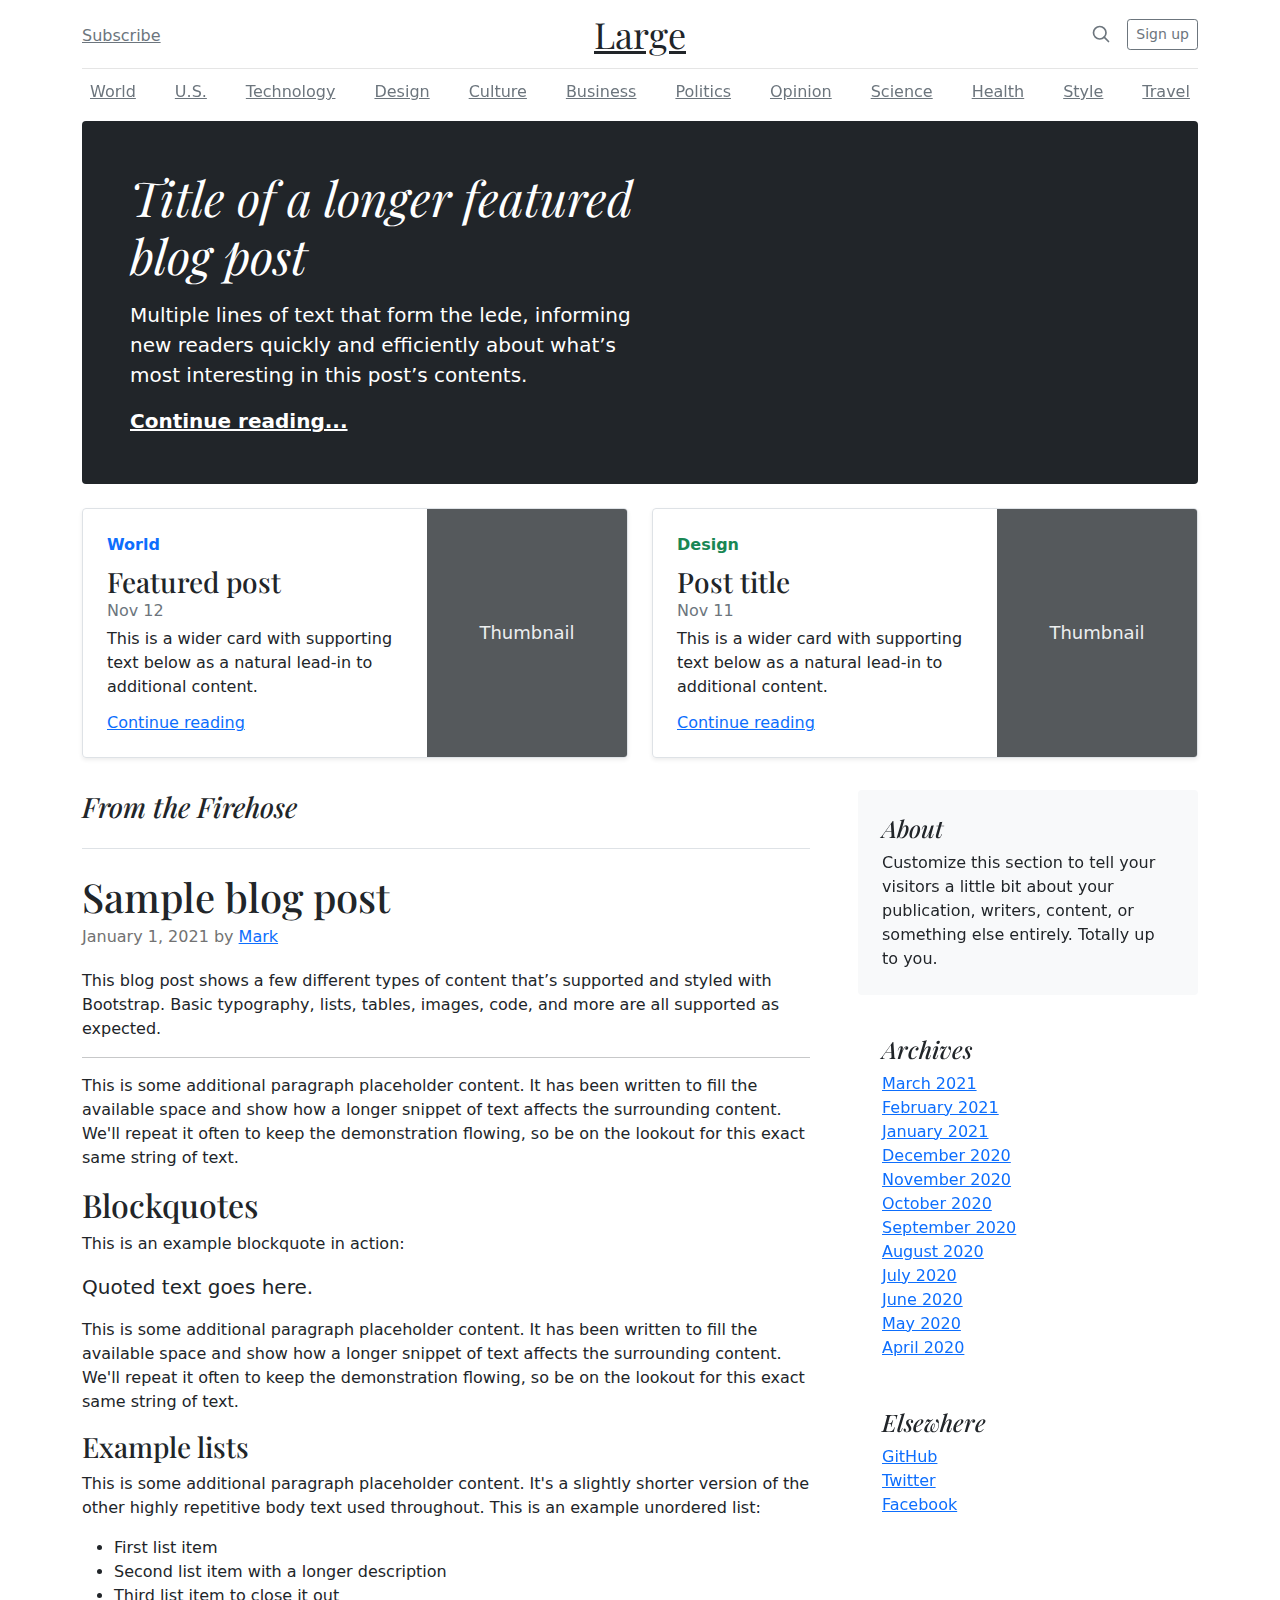
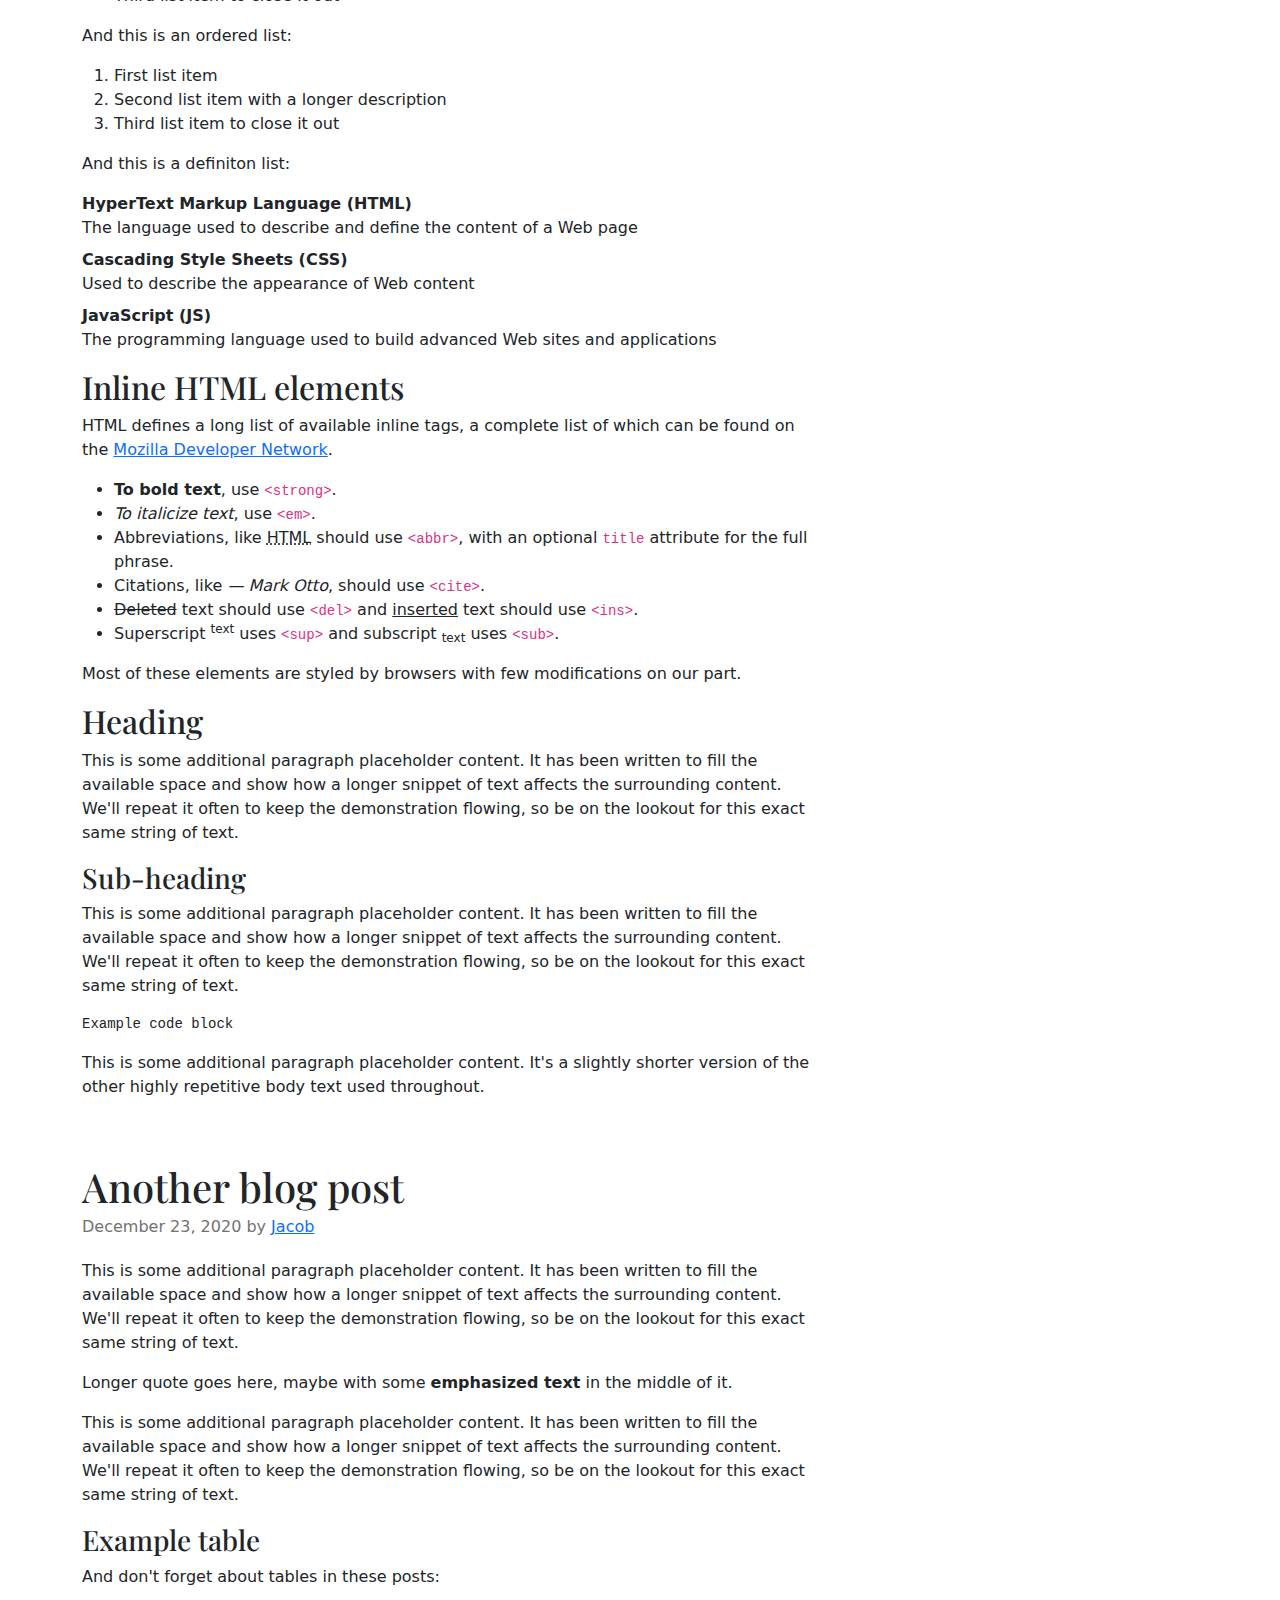
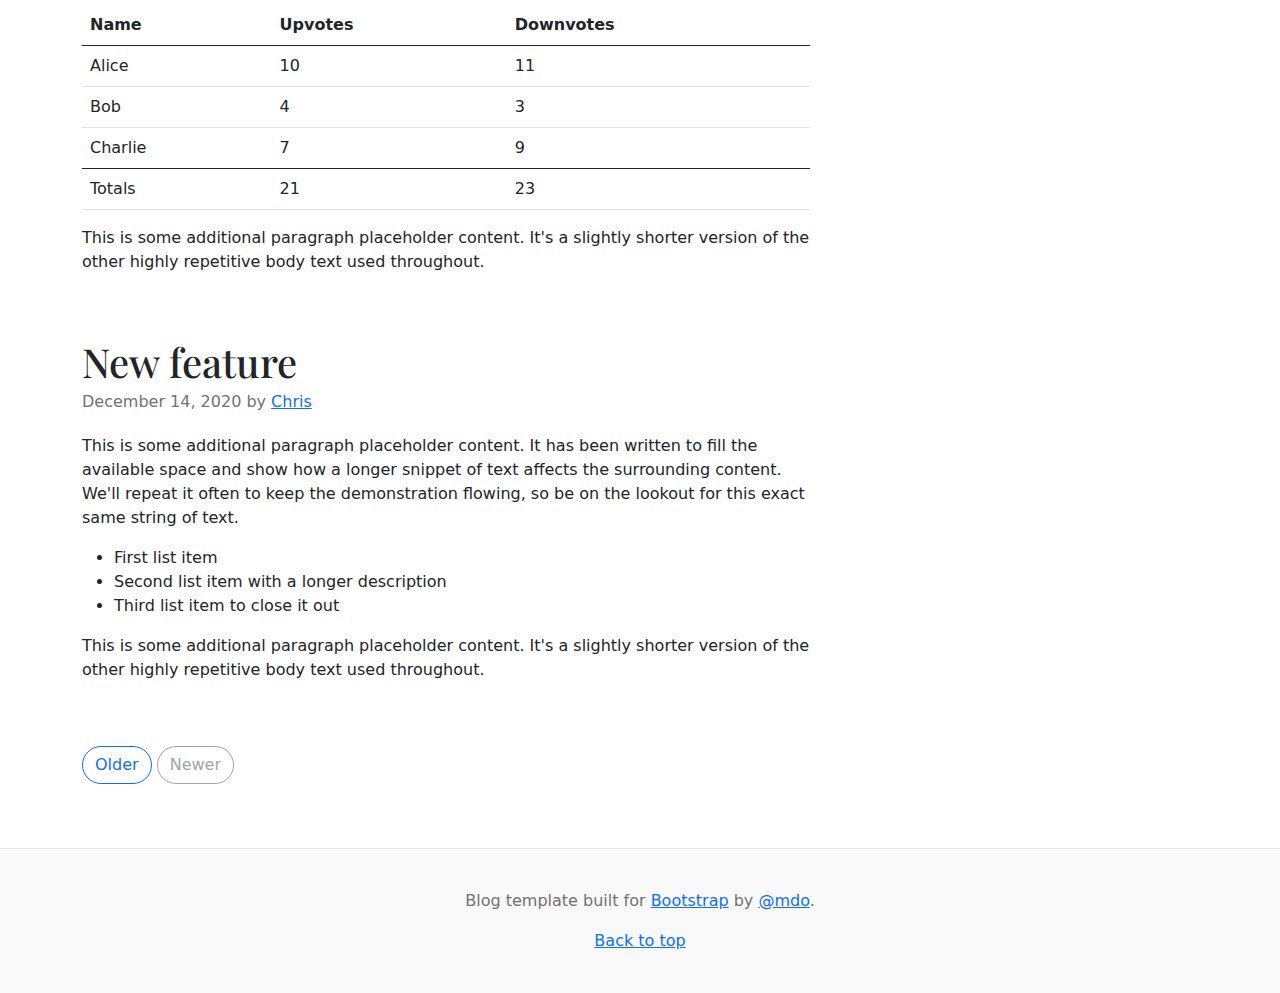
<file: bootstrap-5.0.2-examples/blog/index.html>
<!doctype html>
<html lang="en">
  <head>
    <meta charset="utf-8">
    <meta name="viewport" content="width=device-width, initial-scale=1">
    <meta name="description" content="">
    <meta name="author" content="Mark Otto, Jacob Thornton, and Bootstrap contributors">
    <meta name="generator" content="Hugo 0.84.0">
    <title>Blog Template · Bootstrap v5.0</title>

    <link rel="canonical" href="https://getbootstrap.com/docs/5.0/examples/blog/">

    

    <!-- Bootstrap core CSS -->
<link href="../assets/dist/css/bootstrap.min.css" rel="stylesheet">

    <style>
      .bd-placeholder-img {
        font-size: 1.125rem;
        text-anchor: middle;
        -webkit-user-select: none;
        -moz-user-select: none;
        user-select: none;
      }

      @media (min-width: 768px) {
        .bd-placeholder-img-lg {
          font-size: 3.5rem;
        }
      }
    </style>

    
    <!-- Custom styles for this template -->
    <link href="https://fonts.googleapis.com/css?family=Playfair&#43;Display:700,900&amp;display=swap" rel="stylesheet">
    <!-- Custom styles for this template -->
    <link href="blog.css" rel="stylesheet">
  </head>
  <body>
    
<div class="container">
  <header class="blog-header py-3">
    <div class="row flex-nowrap justify-content-between align-items-center">
      <div class="col-4 pt-1">
        <a class="link-secondary" href="#">Subscribe</a>
      </div>
      <div class="col-4 text-center">
        <a class="blog-header-logo text-dark" href="#">Large</a>
      </div>
      <div class="col-4 d-flex justify-content-end align-items-center">
        <a class="link-secondary" href="#" aria-label="Search">
          <svg xmlns="http://www.w3.org/2000/svg" width="20" height="20" fill="none" stroke="currentColor" stroke-linecap="round" stroke-linejoin="round" stroke-width="2" class="mx-3" role="img" viewBox="0 0 24 24"><title>Search</title><circle cx="10.5" cy="10.5" r="7.5"/><path d="M21 21l-5.2-5.2"/></svg>
        </a>
        <a class="btn btn-sm btn-outline-secondary" href="#">Sign up</a>
      </div>
    </div>
  </header>

  <div class="nav-scroller py-1 mb-2">
    <nav class="nav d-flex justify-content-between">
      <a class="p-2 link-secondary" href="#">World</a>
      <a class="p-2 link-secondary" href="#">U.S.</a>
      <a class="p-2 link-secondary" href="#">Technology</a>
      <a class="p-2 link-secondary" href="#">Design</a>
      <a class="p-2 link-secondary" href="#">Culture</a>
      <a class="p-2 link-secondary" href="#">Business</a>
      <a class="p-2 link-secondary" href="#">Politics</a>
      <a class="p-2 link-secondary" href="#">Opinion</a>
      <a class="p-2 link-secondary" href="#">Science</a>
      <a class="p-2 link-secondary" href="#">Health</a>
      <a class="p-2 link-secondary" href="#">Style</a>
      <a class="p-2 link-secondary" href="#">Travel</a>
    </nav>
  </div>
</div>

<main class="container">
  <div class="p-4 p-md-5 mb-4 text-white rounded bg-dark">
    <div class="col-md-6 px-0">
      <h1 class="display-4 fst-italic">Title of a longer featured blog post</h1>
      <p class="lead my-3">Multiple lines of text that form the lede, informing new readers quickly and efficiently about what’s most interesting in this post’s contents.</p>
      <p class="lead mb-0"><a href="#" class="text-white fw-bold">Continue reading...</a></p>
    </div>
  </div>

  <div class="row mb-2">
    <div class="col-md-6">
      <div class="row g-0 border rounded overflow-hidden flex-md-row mb-4 shadow-sm h-md-250 position-relative">
        <div class="col p-4 d-flex flex-column position-static">
          <strong class="d-inline-block mb-2 text-primary">World</strong>
          <h3 class="mb-0">Featured post</h3>
          <div class="mb-1 text-muted">Nov 12</div>
          <p class="card-text mb-auto">This is a wider card with supporting text below as a natural lead-in to additional content.</p>
          <a href="#" class="stretched-link">Continue reading</a>
        </div>
        <div class="col-auto d-none d-lg-block">
          <svg class="bd-placeholder-img" width="200" height="250" xmlns="http://www.w3.org/2000/svg" role="img" aria-label="Placeholder: Thumbnail" preserveAspectRatio="xMidYMid slice" focusable="false"><title>Placeholder</title><rect width="100%" height="100%" fill="#55595c"/><text x="50%" y="50%" fill="#eceeef" dy=".3em">Thumbnail</text></svg>

        </div>
      </div>
    </div>
    <div class="col-md-6">
      <div class="row g-0 border rounded overflow-hidden flex-md-row mb-4 shadow-sm h-md-250 position-relative">
        <div class="col p-4 d-flex flex-column position-static">
          <strong class="d-inline-block mb-2 text-success">Design</strong>
          <h3 class="mb-0">Post title</h3>
          <div class="mb-1 text-muted">Nov 11</div>
          <p class="mb-auto">This is a wider card with supporting text below as a natural lead-in to additional content.</p>
          <a href="#" class="stretched-link">Continue reading</a>
        </div>
        <div class="col-auto d-none d-lg-block">
          <svg class="bd-placeholder-img" width="200" height="250" xmlns="http://www.w3.org/2000/svg" role="img" aria-label="Placeholder: Thumbnail" preserveAspectRatio="xMidYMid slice" focusable="false"><title>Placeholder</title><rect width="100%" height="100%" fill="#55595c"/><text x="50%" y="50%" fill="#eceeef" dy=".3em">Thumbnail</text></svg>

        </div>
      </div>
    </div>
  </div>

  <div class="row g-5">
    <div class="col-md-8">
      <h3 class="pb-4 mb-4 fst-italic border-bottom">
        From the Firehose
      </h3>

      <article class="blog-post">
        <h2 class="blog-post-title">Sample blog post</h2>
        <p class="blog-post-meta">January 1, 2021 by <a href="#">Mark</a></p>

        <p>This blog post shows a few different types of content that’s supported and styled with Bootstrap. Basic typography, lists, tables, images, code, and more are all supported as expected.</p>
        <hr>
        <p>This is some additional paragraph placeholder content. It has been written to fill the available space and show how a longer snippet of text affects the surrounding content. We'll repeat it often to keep the demonstration flowing, so be on the lookout for this exact same string of text.</p>
        <h2>Blockquotes</h2>
        <p>This is an example blockquote in action:</p>
        <blockquote class="blockquote">
          <p>Quoted text goes here.</p>
        </blockquote>
        <p>This is some additional paragraph placeholder content. It has been written to fill the available space and show how a longer snippet of text affects the surrounding content. We'll repeat it often to keep the demonstration flowing, so be on the lookout for this exact same string of text.</p>
        <h3>Example lists</h3>
        <p>This is some additional paragraph placeholder content. It's a slightly shorter version of the other highly repetitive body text used throughout. This is an example unordered list:</p>
        <ul>
          <li>First list item</li>
          <li>Second list item with a longer description</li>
          <li>Third list item to close it out</li>
        </ul>
        <p>And this is an ordered list:</p>
        <ol>
          <li>First list item</li>
          <li>Second list item with a longer description</li>
          <li>Third list item to close it out</li>
        </ol>
        <p>And this is a definiton list:</p>
        <dl>
          <dt>HyperText Markup Language (HTML)</dt>
          <dd>The language used to describe and define the content of a Web page</dd>
          <dt>Cascading Style Sheets (CSS)</dt>
          <dd>Used to describe the appearance of Web content</dd>
          <dt>JavaScript (JS)</dt>
          <dd>The programming language used to build advanced Web sites and applications</dd>
        </dl>
        <h2>Inline HTML elements</h2>
        <p>HTML defines a long list of available inline tags, a complete list of which can be found on the <a href="https://developer.mozilla.org/en-US/docs/Web/HTML/Element">Mozilla Developer Network</a>.</p>
        <ul>
          <li><strong>To bold text</strong>, use <code class="language-plaintext highlighter-rouge">&lt;strong&gt;</code>.</li>
          <li><em>To italicize text</em>, use <code class="language-plaintext highlighter-rouge">&lt;em&gt;</code>.</li>
          <li>Abbreviations, like <abbr title="HyperText Markup Langage">HTML</abbr> should use <code class="language-plaintext highlighter-rouge">&lt;abbr&gt;</code>, with an optional <code class="language-plaintext highlighter-rouge">title</code> attribute for the full phrase.</li>
          <li>Citations, like <cite>— Mark Otto</cite>, should use <code class="language-plaintext highlighter-rouge">&lt;cite&gt;</code>.</li>
          <li><del>Deleted</del> text should use <code class="language-plaintext highlighter-rouge">&lt;del&gt;</code> and <ins>inserted</ins> text should use <code class="language-plaintext highlighter-rouge">&lt;ins&gt;</code>.</li>
          <li>Superscript <sup>text</sup> uses <code class="language-plaintext highlighter-rouge">&lt;sup&gt;</code> and subscript <sub>text</sub> uses <code class="language-plaintext highlighter-rouge">&lt;sub&gt;</code>.</li>
        </ul>
        <p>Most of these elements are styled by browsers with few modifications on our part.</p>
        <h2>Heading</h2>
        <p>This is some additional paragraph placeholder content. It has been written to fill the available space and show how a longer snippet of text affects the surrounding content. We'll repeat it often to keep the demonstration flowing, so be on the lookout for this exact same string of text.</p>
        <h3>Sub-heading</h3>
        <p>This is some additional paragraph placeholder content. It has been written to fill the available space and show how a longer snippet of text affects the surrounding content. We'll repeat it often to keep the demonstration flowing, so be on the lookout for this exact same string of text.</p>
        <pre><code>Example code block</code></pre>
        <p>This is some additional paragraph placeholder content. It's a slightly shorter version of the other highly repetitive body text used throughout.</p>
      </article>

      <article class="blog-post">
        <h2 class="blog-post-title">Another blog post</h2>
        <p class="blog-post-meta">December 23, 2020 by <a href="#">Jacob</a></p>

        <p>This is some additional paragraph placeholder content. It has been written to fill the available space and show how a longer snippet of text affects the surrounding content. We'll repeat it often to keep the demonstration flowing, so be on the lookout for this exact same string of text.</p>
        <blockquote>
          <p>Longer quote goes here, maybe with some <strong>emphasized text</strong> in the middle of it.</p>
        </blockquote>
        <p>This is some additional paragraph placeholder content. It has been written to fill the available space and show how a longer snippet of text affects the surrounding content. We'll repeat it often to keep the demonstration flowing, so be on the lookout for this exact same string of text.</p>
        <h3>Example table</h3>
        <p>And don't forget about tables in these posts:</p>
        <table class="table">
          <thead>
            <tr>
              <th>Name</th>
              <th>Upvotes</th>
              <th>Downvotes</th>
            </tr>
          </thead>
          <tbody>
            <tr>
              <td>Alice</td>
              <td>10</td>
              <td>11</td>
            </tr>
            <tr>
              <td>Bob</td>
              <td>4</td>
              <td>3</td>
            </tr>
            <tr>
              <td>Charlie</td>
              <td>7</td>
              <td>9</td>
            </tr>
          </tbody>
          <tfoot>
            <tr>
              <td>Totals</td>
              <td>21</td>
              <td>23</td>
            </tr>
          </tfoot>
        </table>

        <p>This is some additional paragraph placeholder content. It's a slightly shorter version of the other highly repetitive body text used throughout.</p>
      </article>

      <article class="blog-post">
        <h2 class="blog-post-title">New feature</h2>
        <p class="blog-post-meta">December 14, 2020 by <a href="#">Chris</a></p>

        <p>This is some additional paragraph placeholder content. It has been written to fill the available space and show how a longer snippet of text affects the surrounding content. We'll repeat it often to keep the demonstration flowing, so be on the lookout for this exact same string of text.</p>
        <ul>
          <li>First list item</li>
          <li>Second list item with a longer description</li>
          <li>Third list item to close it out</li>
        </ul>
        <p>This is some additional paragraph placeholder content. It's a slightly shorter version of the other highly repetitive body text used throughout.</p>
      </article>

      <nav class="blog-pagination" aria-label="Pagination">
        <a class="btn btn-outline-primary" href="#">Older</a>
        <a class="btn btn-outline-secondary disabled" href="#" tabindex="-1" aria-disabled="true">Newer</a>
      </nav>

    </div>

    <div class="col-md-4">
      <div class="position-sticky" style="top: 2rem;">
        <div class="p-4 mb-3 bg-light rounded">
          <h4 class="fst-italic">About</h4>
          <p class="mb-0">Customize this section to tell your visitors a little bit about your publication, writers, content, or something else entirely. Totally up to you.</p>
        </div>

        <div class="p-4">
          <h4 class="fst-italic">Archives</h4>
          <ol class="list-unstyled mb-0">
            <li><a href="#">March 2021</a></li>
            <li><a href="#">February 2021</a></li>
            <li><a href="#">January 2021</a></li>
            <li><a href="#">December 2020</a></li>
            <li><a href="#">November 2020</a></li>
            <li><a href="#">October 2020</a></li>
            <li><a href="#">September 2020</a></li>
            <li><a href="#">August 2020</a></li>
            <li><a href="#">July 2020</a></li>
            <li><a href="#">June 2020</a></li>
            <li><a href="#">May 2020</a></li>
            <li><a href="#">April 2020</a></li>
          </ol>
        </div>

        <div class="p-4">
          <h4 class="fst-italic">Elsewhere</h4>
          <ol class="list-unstyled">
            <li><a href="#">GitHub</a></li>
            <li><a href="#">Twitter</a></li>
            <li><a href="#">Facebook</a></li>
          </ol>
        </div>
      </div>
    </div>
  </div>

</main>

<footer class="blog-footer">
  <p>Blog template built for <a href="https://getbootstrap.com/">Bootstrap</a> by <a href="https://twitter.com/mdo">@mdo</a>.</p>
  <p>
    <a href="#">Back to top</a>
  </p>
</footer>


    
  </body>
</html>
</file>
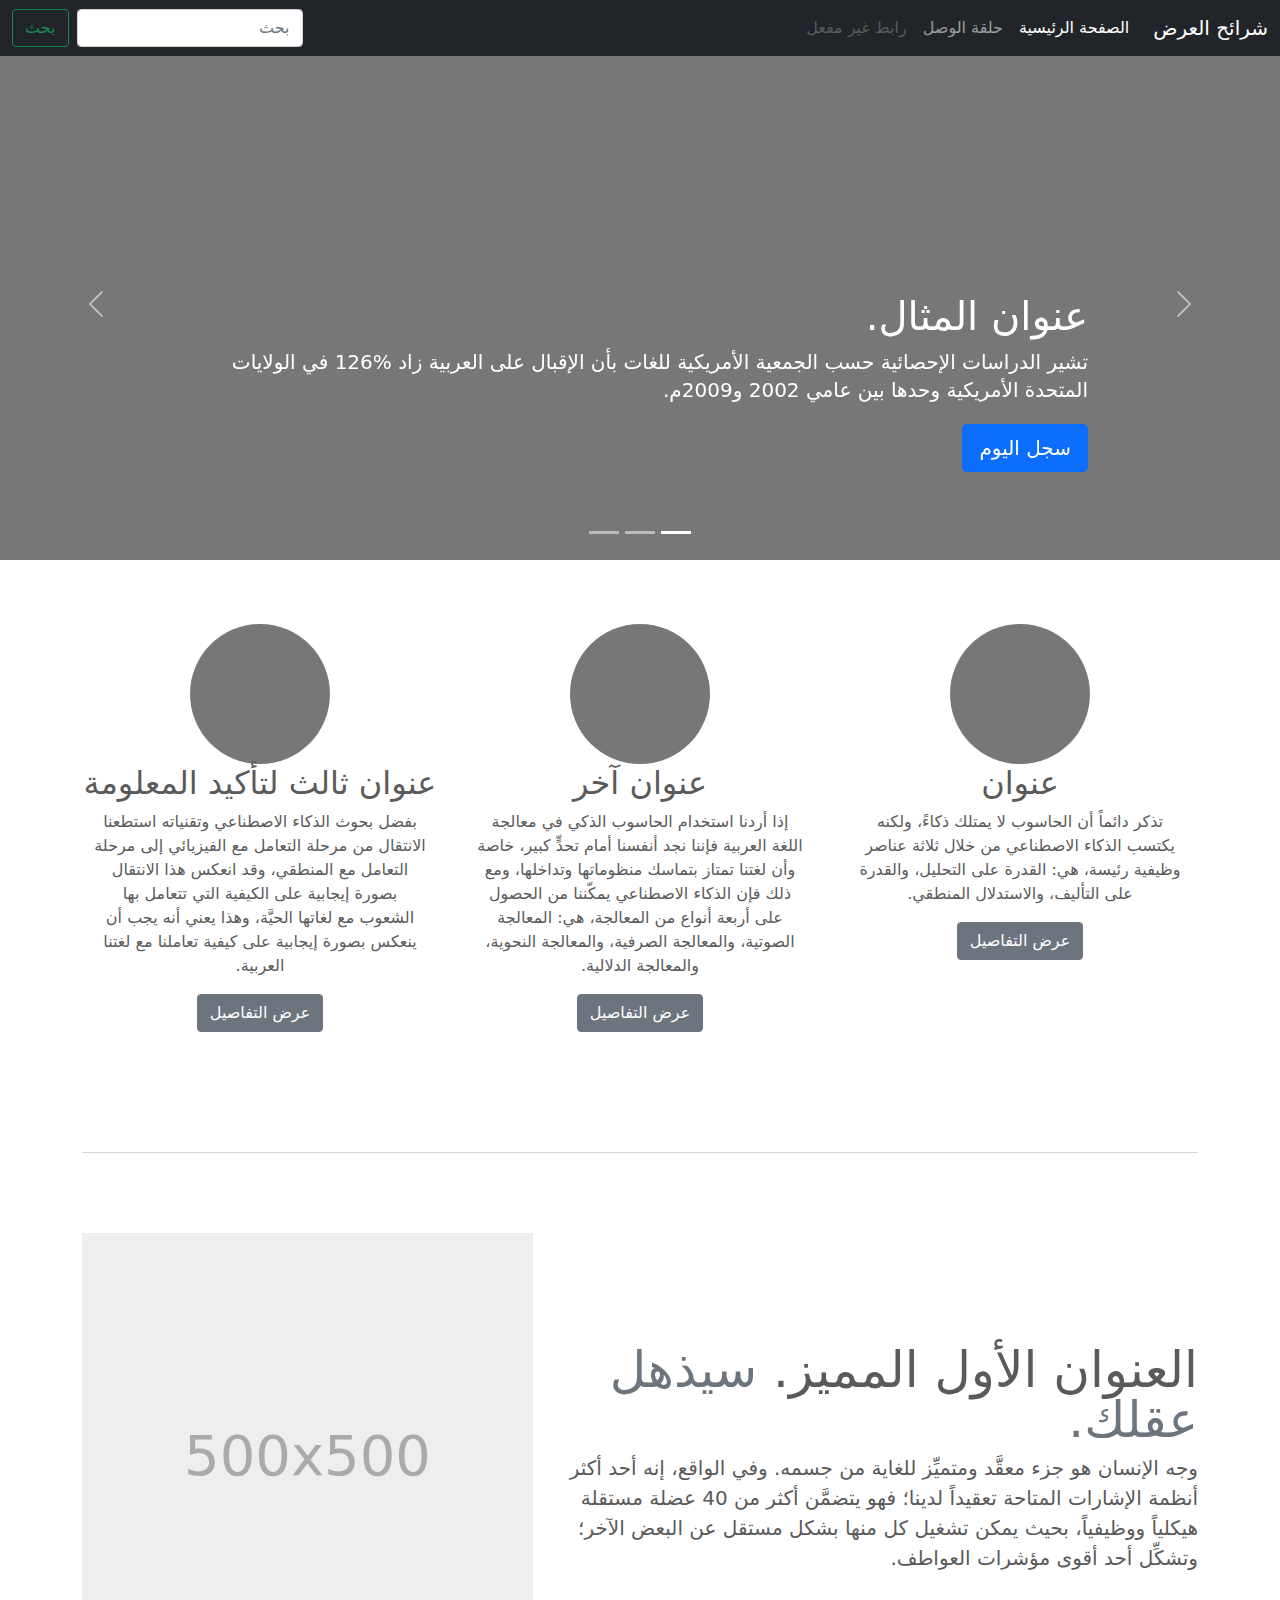
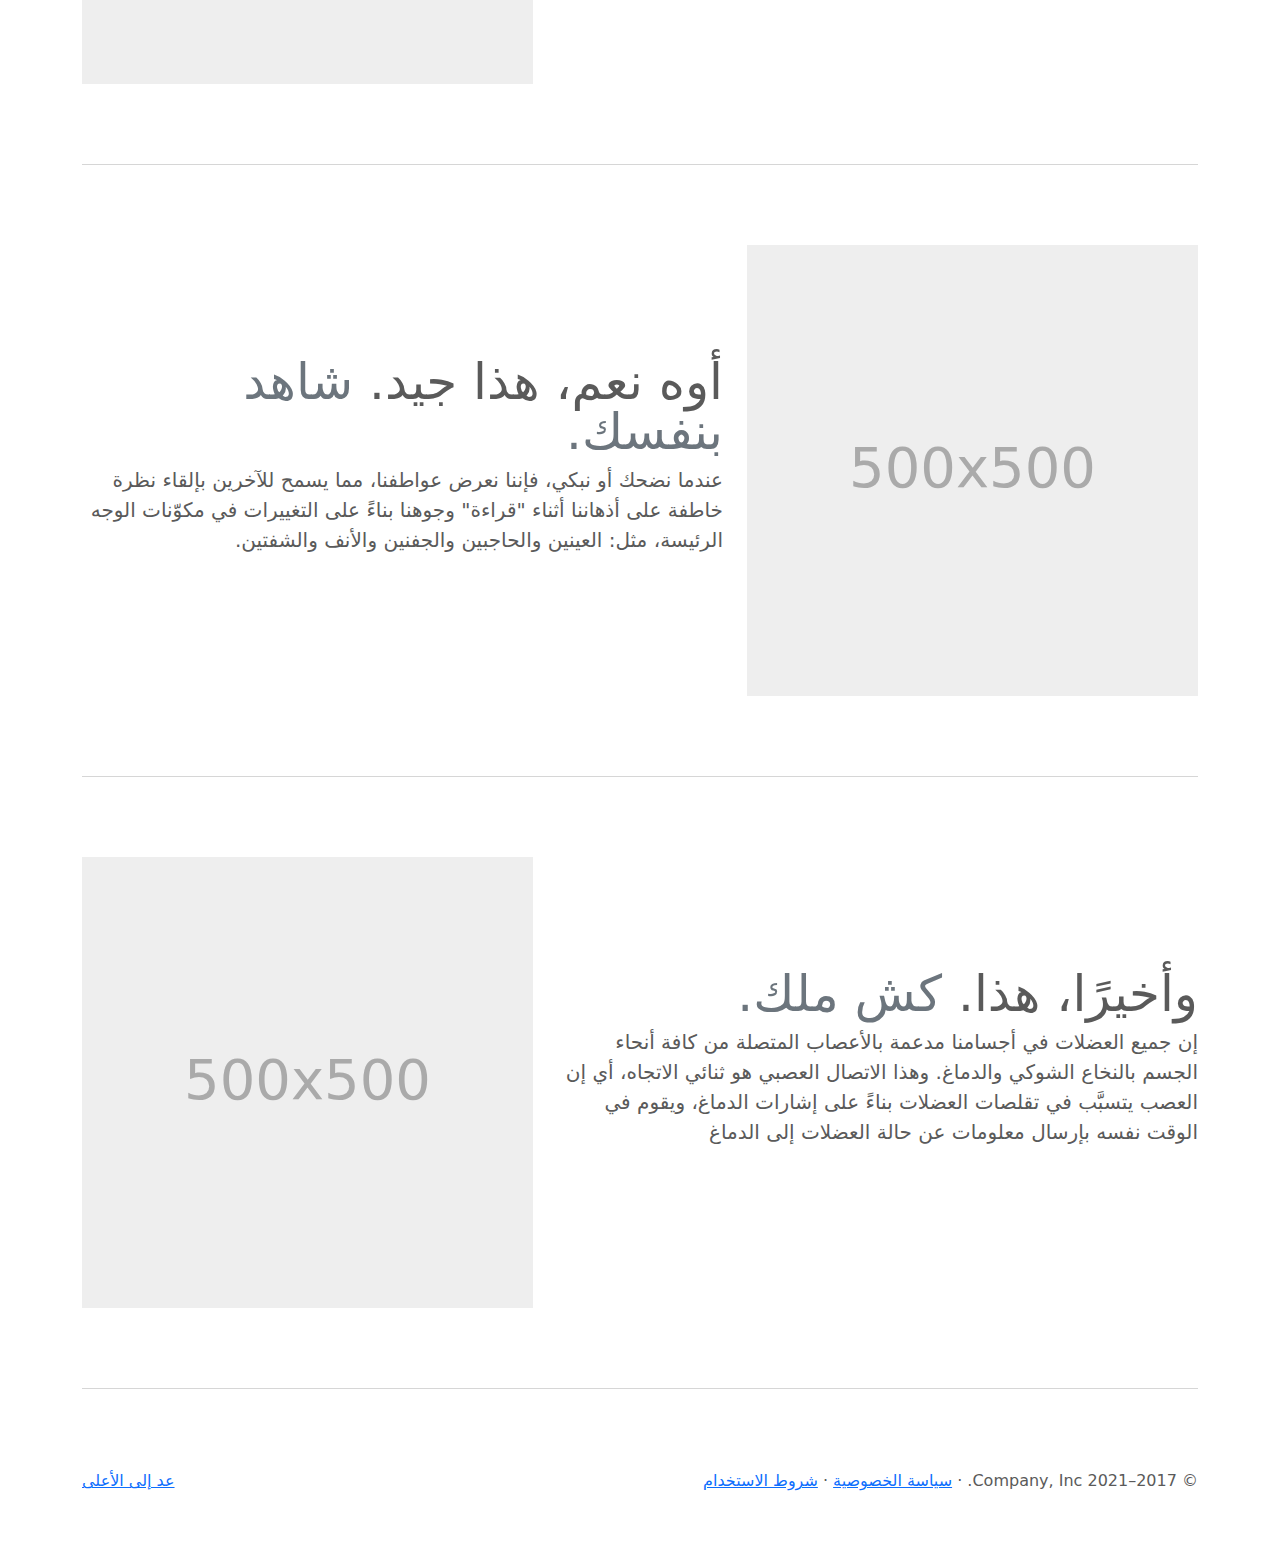
<file: bootstrap-5.0.2-examples/carousel-rtl/index.html>
<!doctype html>
<html lang="ar" dir="rtl">
  <head>
    <meta charset="utf-8">
    <meta name="viewport" content="width=device-width, initial-scale=1">
    <meta name="description" content="">
    <meta name="author" content="Mark Otto, Jacob Thornton, and Bootstrap contributors">
    <meta name="generator" content="Hugo 0.84.0">
    <title>قالب  شرائح العرض · Bootstrap v5.0</title>

    <link rel="canonical" href="https://getbootstrap.com/docs/5.0/examples/carousel-rtl/">

    

    <!-- Bootstrap core CSS -->
<link href="../assets/dist/css/bootstrap.rtl.min.css" rel="stylesheet">

    <style>
      .bd-placeholder-img {
        font-size: 1.125rem;
        text-anchor: middle;
        -webkit-user-select: none;
        -moz-user-select: none;
        user-select: none;
      }

      @media (min-width: 768px) {
        .bd-placeholder-img-lg {
          font-size: 3.5rem;
        }
      }
    </style>

    
    <!-- Custom styles for this template -->
    <link href="../carousel/carousel.rtl.css" rel="stylesheet">
  </head>
  <body>
    
<header>
  <nav class="navbar navbar-expand-md navbar-dark fixed-top bg-dark">
    <div class="container-fluid">
      <a class="navbar-brand" href="#">شرائح العرض</a>
      <button class="navbar-toggler" type="button" data-bs-toggle="collapse" data-bs-target="#navbarCollapse" aria-controls="navbarCollapse" aria-expanded="false" aria-label="تبديل التنقل">
        <span class="navbar-toggler-icon"></span>
      </button>
      <div class="collapse navbar-collapse" id="navbarCollapse">
        <ul class="navbar-nav me-auto mb-2 mb-md-0">
          <li class="nav-item">
            <a class="nav-link active" aria-current="page" href="#">الصفحة الرئيسية</a>
          </li>
          <li class="nav-item">
            <a class="nav-link" href="#">حلقة الوصل</a>
          </li>
          <li class="nav-item">
            <a class="nav-link disabled" href="#" tabindex="-1" aria-disabled="true">رابط غير مفعل</a>
          </li>
        </ul>
        <form class="d-flex">
          <input class="form-control me-2" type="search" placeholder="بحث" aria-label="بحث">
          <button class="btn btn-outline-success" type="submit">بحث</button>
        </form>
      </div>
    </div>
  </nav>
</header>

<main>

  <div id="myCarousel" class="carousel slide" data-bs-ride="carousel">
    <div class="carousel-indicators">
      <button type="button" data-bs-target="#myCarousel" data-bs-slide-to="0" class="active" aria-current="true" aria-label="Slide 1"></button>
      <button type="button" data-bs-target="#myCarousel" data-bs-slide-to="1" aria-label="Slide 2"></button>
      <button type="button" data-bs-target="#myCarousel" data-bs-slide-to="2" aria-label="Slide 3"></button>
    </div>
    <div class="carousel-inner">
      <div class="carousel-item active">
        <svg class="bd-placeholder-img" width="100%" height="100%" xmlns="http://www.w3.org/2000/svg" aria-hidden="true" preserveAspectRatio="xMidYMid slice" focusable="false"><rect width="100%" height="100%" fill="#777"/></svg>

        <div class="container">
          <div class="carousel-caption text-start">
            <h1>عنوان المثال.</h1>
            <p>تشير الدراسات الإحصائية حسب الجمعية الأمريكية للغات بأن الإقبال على العربية زاد %126 في الولايات المتحدة الأمريكية وحدها بين عامي 2002 و2009م.</p>
            <p><a class="btn btn-lg btn-primary" href="#">سجل اليوم</a></p>
          </div>
        </div>
      </div>
      <div class="carousel-item">
        <svg class="bd-placeholder-img" width="100%" height="100%" xmlns="http://www.w3.org/2000/svg" aria-hidden="true" preserveAspectRatio="xMidYMid slice" focusable="false"><rect width="100%" height="100%" fill="#777"/></svg>

        <div class="container">
          <div class="carousel-caption">
            <h1>عنوان مثال آخر.</h1>
            <p>حسب المجلس الثقافي البريطاني فإن تعليم الإنجليزية داخل بريطانيا يسهم في تعزيز اقتصادها بما يتجاوز ملياري جنيه سنوياً، كما أنه وفر أكثر من 26 ألف وظيفة.</p>
            <p><a class="btn btn-lg btn-primary" href="#">أعرف أكثر</a></p>
          </div>
        </div>
      </div>
      <div class="carousel-item">
        <svg class="bd-placeholder-img" width="100%" height="100%" xmlns="http://www.w3.org/2000/svg" aria-hidden="true" preserveAspectRatio="xMidYMid slice" focusable="false"><rect width="100%" height="100%" fill="#777"/></svg>

        <div class="container">
          <div class="carousel-caption text-end">
            <h1>واحد أكثر لقياس جيد.</h1>
            <p>الإحصاءات لحجم الاستثمار اللغوي خارج بريطانيا تتفاوت من سنة لأخرى إلا أن المدير التنفيذي للمجلس الثقافي البريطاني إدي بايرز يرى أن استثمار تعليم الإنجليزية في الخارج لا يحسب على المستوى المالي فحسب بل على المستوى السياسي أيضاً.</p>
            <p><a class="btn btn-lg btn-primary" href="#">تصفح المعرض</a></p>
          </div>
        </div>
      </div>
    </div>
    <button class="carousel-control-prev" type="button" data-bs-target="#myCarousel" data-bs-slide="prev">
      <span class="carousel-control-prev-icon" aria-hidden="true"></span>
      <span class="visually-hidden">السابق</span>
    </button>
    <button class="carousel-control-next" type="button" data-bs-target="#myCarousel" data-bs-slide="next">
      <span class="carousel-control-next-icon" aria-hidden="true"></span>
      <span class="visually-hidden">التالي</span>
    </button>
  </div>


  <!-- Marketing messaging and featurettes
  ================================================== -->
  <!-- Wrap the rest of the page in another container to center all the content. -->

  <div class="container marketing">

    <!-- Three columns of text below the carousel -->
    <div class="row">
      <div class="col-lg-4">
        <svg class="bd-placeholder-img rounded-circle" width="140" height="140" xmlns="http://www.w3.org/2000/svg" role="img" aria-label="Placeholder: 140x140" preserveAspectRatio="xMidYMid slice" focusable="false"><title>Placeholder</title><rect width="100%" height="100%" fill="#777"/><text x="50%" y="50%" fill="#777" dy=".3em">140x140</text></svg>

        <h2>عنوان</h2>
        <p>تذكر دائماً أن الحاسوب لا يمتلك ذكاءً، ولكنه يكتسب الذكاء الاصطناعي من خلال ثلاثة عناصر وظيفية رئيسة، هي: القدرة على التحليل، والقدرة على التأليف، والاستدلال المنطقي.</p>
        <p><a class="btn btn-secondary" href="#">عرض التفاصيل</a></p>
      </div><!-- /.col-lg-4 -->
      <div class="col-lg-4">
        <svg class="bd-placeholder-img rounded-circle" width="140" height="140" xmlns="http://www.w3.org/2000/svg" role="img" aria-label="Placeholder: 140x140" preserveAspectRatio="xMidYMid slice" focusable="false"><title>Placeholder</title><rect width="100%" height="100%" fill="#777"/><text x="50%" y="50%" fill="#777" dy=".3em">140x140</text></svg>

        <h2>عنوان آخر</h2>
        <p>إذا أردنا استخدام الحاسوب الذكي في معالجة اللغة العربية فإننا نجد أنفسنا أمام تحدٍّ كبير، خاصة وأن لغتنا تمتاز بتماسك منظوماتها وتداخلها، ومع ذلك فإن الذكاء الاصطناعي يمكّننا من الحصول على أربعة أنواع من المعالجة، هي: المعالجة الصوتية، والمعالجة الصرفية، والمعالجة النحوية، والمعالجة الدلالية.</p>
        <p><a class="btn btn-secondary" href="#">عرض التفاصيل</a></p>
      </div><!-- /.col-lg-4 -->
      <div class="col-lg-4">
        <svg class="bd-placeholder-img rounded-circle" width="140" height="140" xmlns="http://www.w3.org/2000/svg" role="img" aria-label="Placeholder: 140x140" preserveAspectRatio="xMidYMid slice" focusable="false"><title>Placeholder</title><rect width="100%" height="100%" fill="#777"/><text x="50%" y="50%" fill="#777" dy=".3em">140x140</text></svg>

        <h2>عنوان ثالث لتأكيد المعلومة</h2>
        <p>بفضل بحوث الذكاء الاصطناعي وتقنياته استطعنا الانتقال من مرحلة التعامل مع الفيزيائي إلى مرحلة التعامل مع المنطقي، وقد انعكس هذا الانتقال بصورة إيجابية على الكيفية التي تتعامل بها الشعوب مع لغاتها الحيَّة، وهذا يعني أنه يجب أن ينعكس بصورة إيجابية على كيفية تعاملنا مع لغتنا العربية.</p>
        <p><a class="btn btn-secondary" href="#">عرض التفاصيل</a></p>
      </div><!-- /.col-lg-4 -->
    </div><!-- /.row -->


    <!-- START THE FEATURETTES -->

    <hr class="featurette-divider">

    <div class="row featurette">
      <div class="col-md-7">
        <h2 class="featurette-heading">العنوان الأول المميز. <span class="text-muted"> سيذهل عقلك. </span></h2>
        <p class="lead">وجه الإنسان هو جزء معقَّد ومتميِّز للغاية من جسمه. وفي الواقع، إنه أحد أكثر أنظمة الإشارات المتاحة تعقيداً لدينا؛ فهو يتضمَّن أكثر من 40 عضلة مستقلة هيكلياً ووظيفياً، بحيث يمكن تشغيل كل منها بشكل مستقل عن البعض الآخر؛ وتشكِّل أحد أقوى مؤشرات العواطف.</p>
      </div>
      <div class="col-md-5">
        <svg class="bd-placeholder-img bd-placeholder-img-lg featurette-image img-fluid mx-auto" width="500" height="500" xmlns="http://www.w3.org/2000/svg" role="img" aria-label="Placeholder: 500x500" preserveAspectRatio="xMidYMid slice" focusable="false"><title>Placeholder</title><rect width="100%" height="100%" fill="#eee"/><text x="50%" y="50%" fill="#aaa" dy=".3em">500x500</text></svg>

      </div>
    </div>

    <hr class="featurette-divider">

    <div class="row featurette">
      <div class="col-md-7 order-md-2">
        <h2 class="featurette-heading">أوه نعم، هذا جيد. <span class="text-muted"> شاهد بنفسك. </span></h2>
        <p class="lead">عندما نضحك أو نبكي، فإننا نعرض عواطفنا، مما يسمح للآخرين بإلقاء نظرة خاطفة على أذهاننا أثناء "قراءة" وجوهنا بناءً على التغييرات في مكوّنات الوجه الرئيسة، مثل: العينين والحاجبين والجفنين والأنف والشفتين.</p>
      </div>
      <div class="col-md-5 order-md-1">
        <svg class="bd-placeholder-img bd-placeholder-img-lg featurette-image img-fluid mx-auto" width="500" height="500" xmlns="http://www.w3.org/2000/svg" role="img" aria-label="Placeholder: 500x500" preserveAspectRatio="xMidYMid slice" focusable="false"><title>Placeholder</title><rect width="100%" height="100%" fill="#eee"/><text x="50%" y="50%" fill="#aaa" dy=".3em">500x500</text></svg>

      </div>
    </div>

    <hr class="featurette-divider">

    <div class="row featurette">
      <div class="col-md-7">
        <h2 class="featurette-heading">وأخيرًا، هذا. <span class="text-muted"> كش ملك. </span></h2>
        <p class="lead">إن جميع العضلات في أجسامنا مدعمة بالأعصاب المتصلة من كافة أنحاء الجسم بالنخاع الشوكي والدماغ. وهذا الاتصال العصبي هو ثنائي الاتجاه، أي إن العصب يتسبَّب في تقلصات العضلات بناءً على إشارات الدماغ، ويقوم في الوقت نفسه بإرسال معلومات عن حالة العضلات إلى الدماغ</p>
      </div>
      <div class="col-md-5">
        <svg class="bd-placeholder-img bd-placeholder-img-lg featurette-image img-fluid mx-auto" width="500" height="500" xmlns="http://www.w3.org/2000/svg" role="img" aria-label="Placeholder: 500x500" preserveAspectRatio="xMidYMid slice" focusable="false"><title>Placeholder</title><rect width="100%" height="100%" fill="#eee"/><text x="50%" y="50%" fill="#aaa" dy=".3em">500x500</text></svg>

      </div>
    </div>

    <hr class="featurette-divider">

    <!-- /END THE FEATURETTES -->

  </div><!-- /.container -->


  <!-- FOOTER -->
  <footer class="container">
    <p class="float-end"><a href="#">عد إلى الأعلى</a></p>
    <p>&copy; 2017–2021 Company, Inc. &middot; <a href="#">سياسة الخصوصية</a> &middot; <a href="#">شروط الاستخدام</a></p>
  </footer>
</main>


    <script src="../assets/dist/js/bootstrap.bundle.min.js"></script>

      
  </body>
</html>
</file>
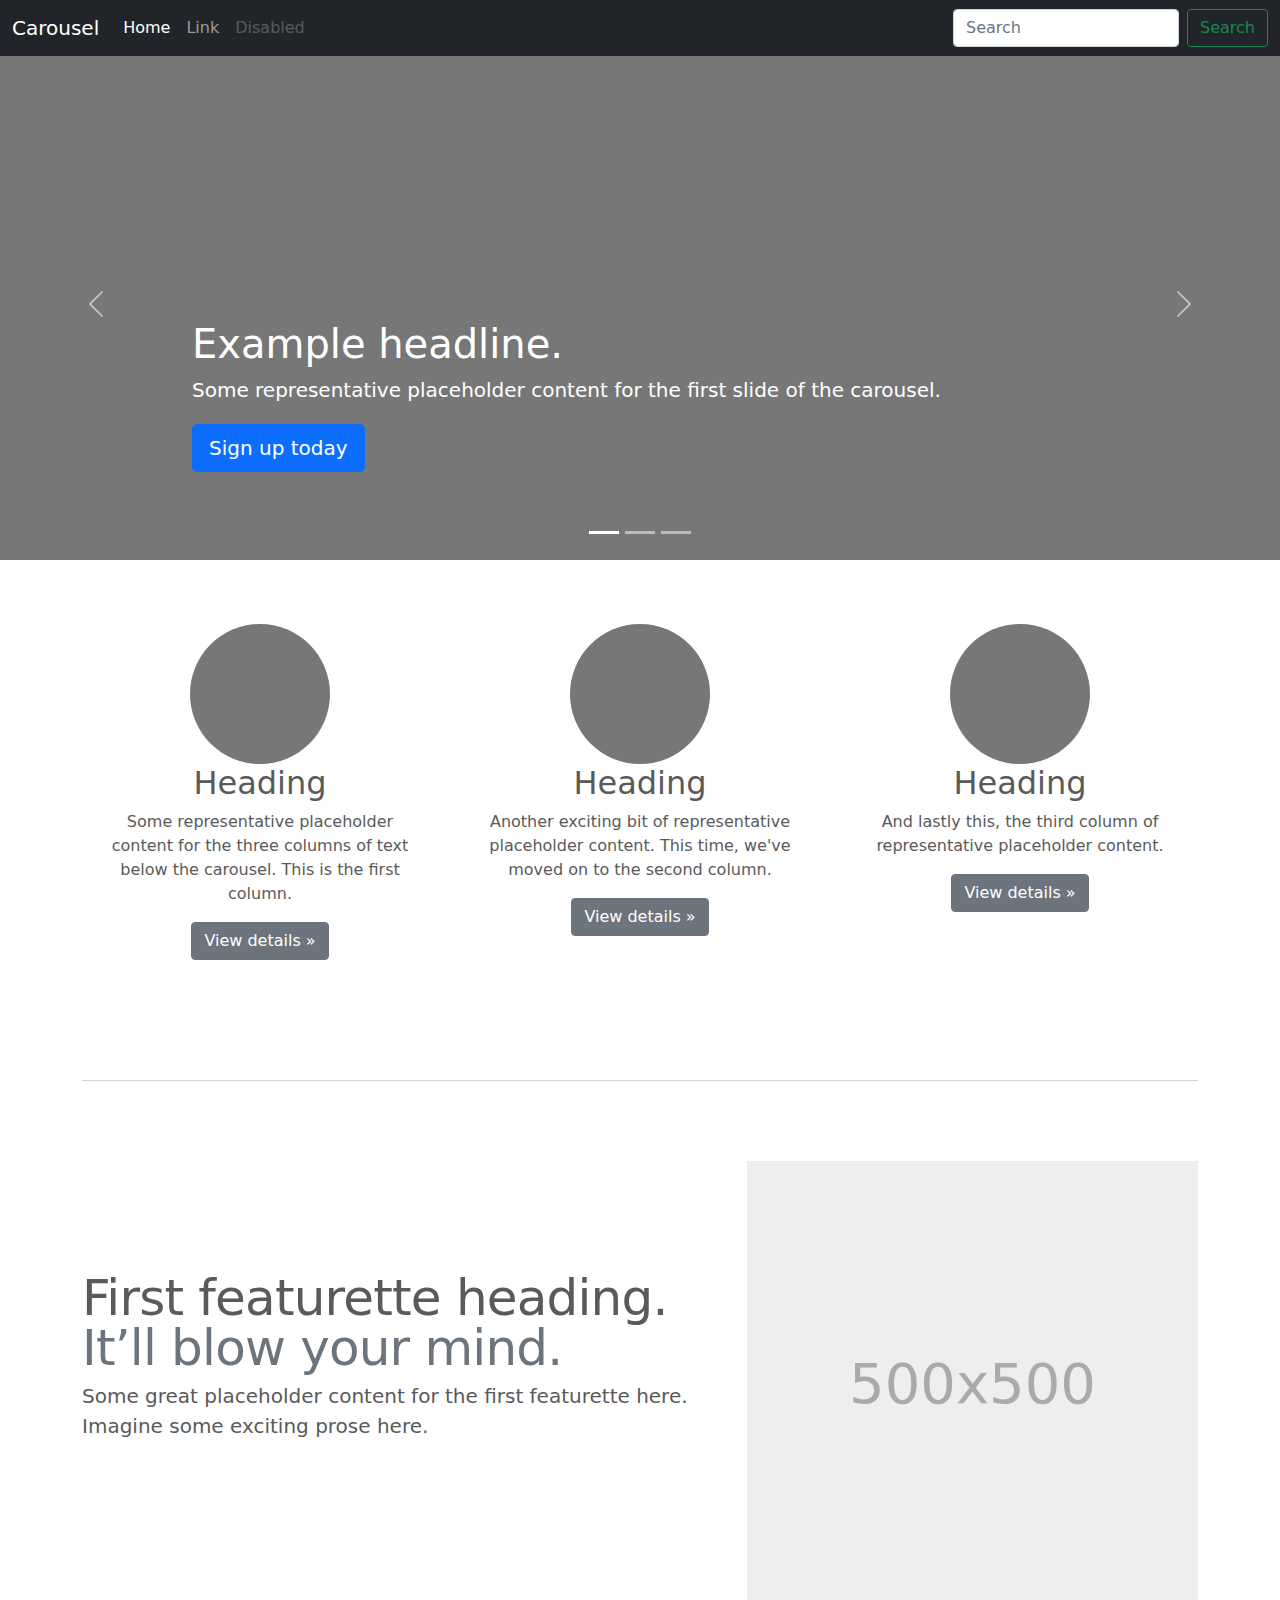
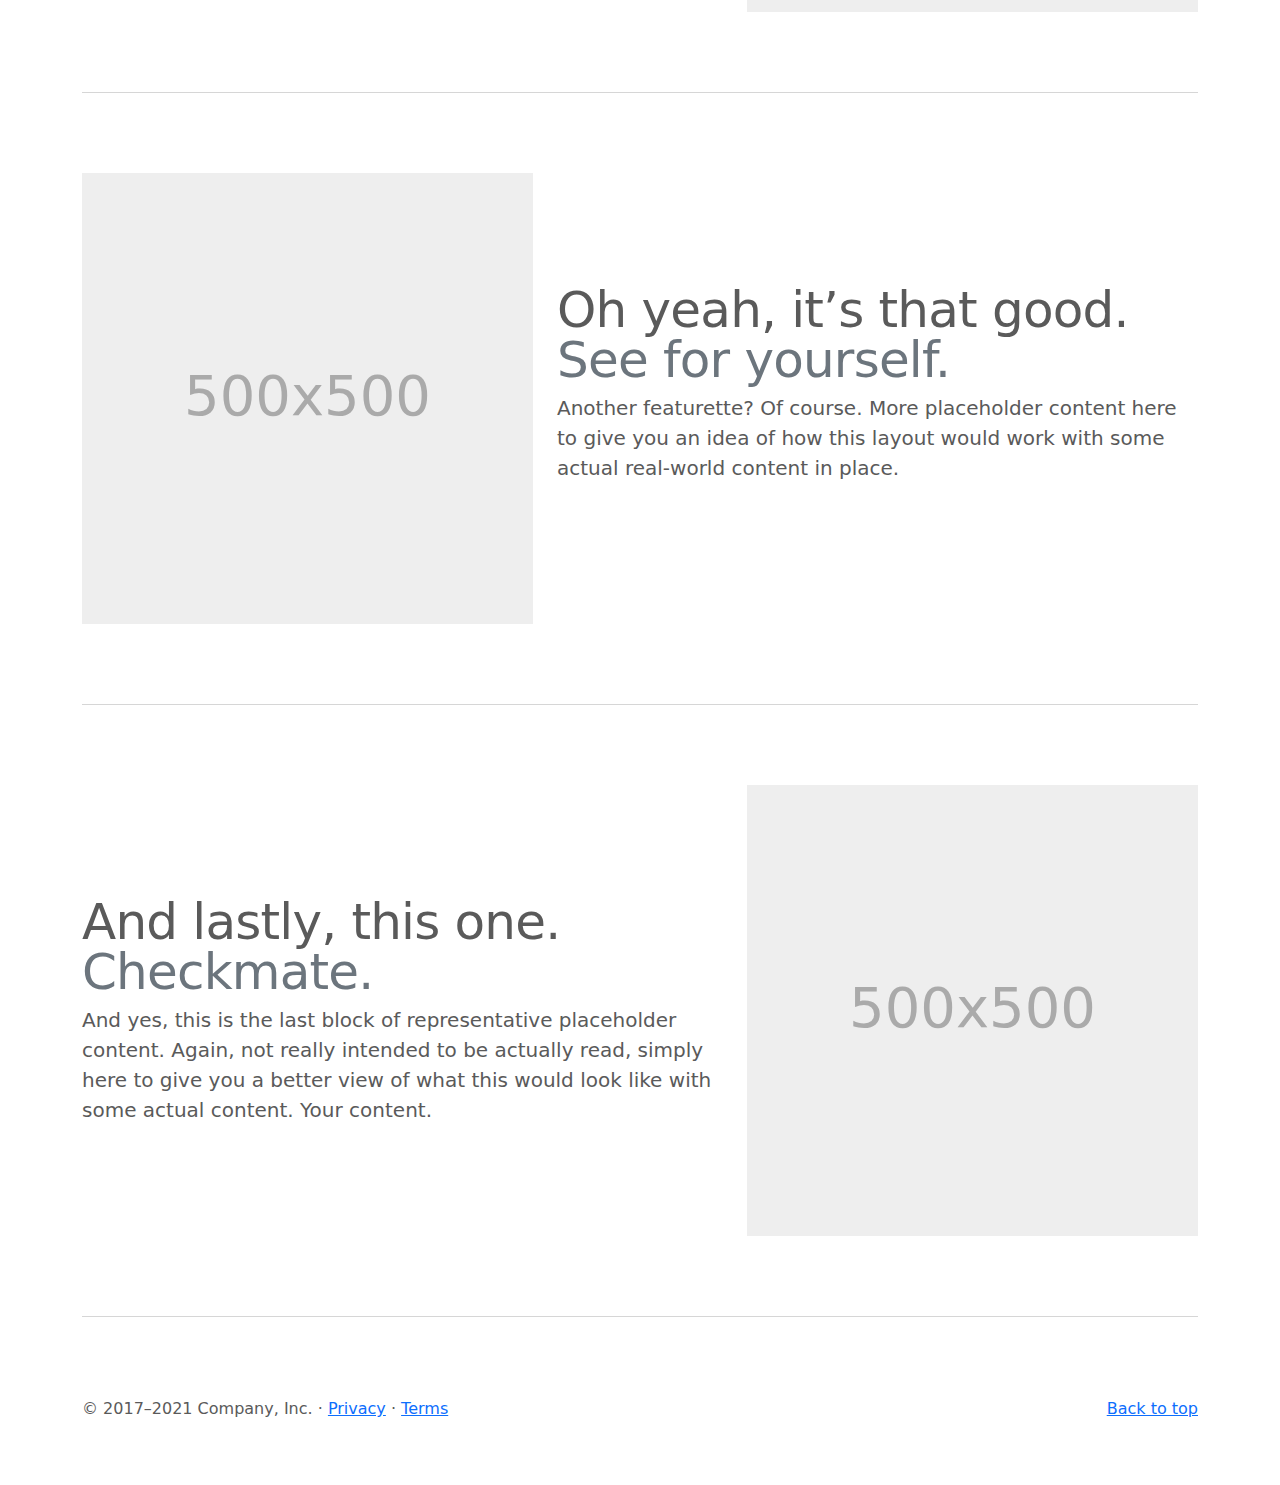
<file: bootstrap-5.0.2-examples/carousel/index.html>
<!doctype html>
<html lang="en">
  <head>
    <meta charset="utf-8">
    <meta name="viewport" content="width=device-width, initial-scale=1">
    <meta name="description" content="">
    <meta name="author" content="Mark Otto, Jacob Thornton, and Bootstrap contributors">
    <meta name="generator" content="Hugo 0.84.0">
    <title>Carousel Template · Bootstrap v5.0</title>

    <link rel="canonical" href="https://getbootstrap.com/docs/5.0/examples/carousel/">

    

    <!-- Bootstrap core CSS -->
<link href="../assets/dist/css/bootstrap.min.css" rel="stylesheet">

    <style>
      .bd-placeholder-img {
        font-size: 1.125rem;
        text-anchor: middle;
        -webkit-user-select: none;
        -moz-user-select: none;
        user-select: none;
      }

      @media (min-width: 768px) {
        .bd-placeholder-img-lg {
          font-size: 3.5rem;
        }
      }
    </style>

    
    <!-- Custom styles for this template -->
    <link href="carousel.css" rel="stylesheet">
  </head>
  <body>
    
<header>
  <nav class="navbar navbar-expand-md navbar-dark fixed-top bg-dark">
    <div class="container-fluid">
      <a class="navbar-brand" href="#">Carousel</a>
      <button class="navbar-toggler" type="button" data-bs-toggle="collapse" data-bs-target="#navbarCollapse" aria-controls="navbarCollapse" aria-expanded="false" aria-label="Toggle navigation">
        <span class="navbar-toggler-icon"></span>
      </button>
      <div class="collapse navbar-collapse" id="navbarCollapse">
        <ul class="navbar-nav me-auto mb-2 mb-md-0">
          <li class="nav-item">
            <a class="nav-link active" aria-current="page" href="#">Home</a>
          </li>
          <li class="nav-item">
            <a class="nav-link" href="#">Link</a>
          </li>
          <li class="nav-item">
            <a class="nav-link disabled" href="#" tabindex="-1" aria-disabled="true">Disabled</a>
          </li>
        </ul>
        <form class="d-flex">
          <input class="form-control me-2" type="search" placeholder="Search" aria-label="Search">
          <button class="btn btn-outline-success" type="submit">Search</button>
        </form>
      </div>
    </div>
  </nav>
</header>

<main>

  <div id="myCarousel" class="carousel slide" data-bs-ride="carousel">
    <div class="carousel-indicators">
      <button type="button" data-bs-target="#myCarousel" data-bs-slide-to="0" class="active" aria-current="true" aria-label="Slide 1"></button>
      <button type="button" data-bs-target="#myCarousel" data-bs-slide-to="1" aria-label="Slide 2"></button>
      <button type="button" data-bs-target="#myCarousel" data-bs-slide-to="2" aria-label="Slide 3"></button>
    </div>
    <div class="carousel-inner">
      <div class="carousel-item active">
        <svg class="bd-placeholder-img" width="100%" height="100%" xmlns="http://www.w3.org/2000/svg" aria-hidden="true" preserveAspectRatio="xMidYMid slice" focusable="false"><rect width="100%" height="100%" fill="#777"/></svg>

        <div class="container">
          <div class="carousel-caption text-start">
            <h1>Example headline.</h1>
            <p>Some representative placeholder content for the first slide of the carousel.</p>
            <p><a class="btn btn-lg btn-primary" href="#">Sign up today</a></p>
          </div>
        </div>
      </div>
      <div class="carousel-item">
        <svg class="bd-placeholder-img" width="100%" height="100%" xmlns="http://www.w3.org/2000/svg" aria-hidden="true" preserveAspectRatio="xMidYMid slice" focusable="false"><rect width="100%" height="100%" fill="#777"/></svg>

        <div class="container">
          <div class="carousel-caption">
            <h1>Another example headline.</h1>
            <p>Some representative placeholder content for the second slide of the carousel.</p>
            <p><a class="btn btn-lg btn-primary" href="#">Learn more</a></p>
          </div>
        </div>
      </div>
      <div class="carousel-item">
        <svg class="bd-placeholder-img" width="100%" height="100%" xmlns="http://www.w3.org/2000/svg" aria-hidden="true" preserveAspectRatio="xMidYMid slice" focusable="false"><rect width="100%" height="100%" fill="#777"/></svg>

        <div class="container">
          <div class="carousel-caption text-end">
            <h1>One more for good measure.</h1>
            <p>Some representative placeholder content for the third slide of this carousel.</p>
            <p><a class="btn btn-lg btn-primary" href="#">Browse gallery</a></p>
          </div>
        </div>
      </div>
    </div>
    <button class="carousel-control-prev" type="button" data-bs-target="#myCarousel" data-bs-slide="prev">
      <span class="carousel-control-prev-icon" aria-hidden="true"></span>
      <span class="visually-hidden">Previous</span>
    </button>
    <button class="carousel-control-next" type="button" data-bs-target="#myCarousel" data-bs-slide="next">
      <span class="carousel-control-next-icon" aria-hidden="true"></span>
      <span class="visually-hidden">Next</span>
    </button>
  </div>


  <!-- Marketing messaging and featurettes
  ================================================== -->
  <!-- Wrap the rest of the page in another container to center all the content. -->

  <div class="container marketing">

    <!-- Three columns of text below the carousel -->
    <div class="row">
      <div class="col-lg-4">
        <svg class="bd-placeholder-img rounded-circle" width="140" height="140" xmlns="http://www.w3.org/2000/svg" role="img" aria-label="Placeholder: 140x140" preserveAspectRatio="xMidYMid slice" focusable="false"><title>Placeholder</title><rect width="100%" height="100%" fill="#777"/><text x="50%" y="50%" fill="#777" dy=".3em">140x140</text></svg>

        <h2>Heading</h2>
        <p>Some representative placeholder content for the three columns of text below the carousel. This is the first column.</p>
        <p><a class="btn btn-secondary" href="#">View details &raquo;</a></p>
      </div><!-- /.col-lg-4 -->
      <div class="col-lg-4">
        <svg class="bd-placeholder-img rounded-circle" width="140" height="140" xmlns="http://www.w3.org/2000/svg" role="img" aria-label="Placeholder: 140x140" preserveAspectRatio="xMidYMid slice" focusable="false"><title>Placeholder</title><rect width="100%" height="100%" fill="#777"/><text x="50%" y="50%" fill="#777" dy=".3em">140x140</text></svg>

        <h2>Heading</h2>
        <p>Another exciting bit of representative placeholder content. This time, we've moved on to the second column.</p>
        <p><a class="btn btn-secondary" href="#">View details &raquo;</a></p>
      </div><!-- /.col-lg-4 -->
      <div class="col-lg-4">
        <svg class="bd-placeholder-img rounded-circle" width="140" height="140" xmlns="http://www.w3.org/2000/svg" role="img" aria-label="Placeholder: 140x140" preserveAspectRatio="xMidYMid slice" focusable="false"><title>Placeholder</title><rect width="100%" height="100%" fill="#777"/><text x="50%" y="50%" fill="#777" dy=".3em">140x140</text></svg>

        <h2>Heading</h2>
        <p>And lastly this, the third column of representative placeholder content.</p>
        <p><a class="btn btn-secondary" href="#">View details &raquo;</a></p>
      </div><!-- /.col-lg-4 -->
    </div><!-- /.row -->


    <!-- START THE FEATURETTES -->

    <hr class="featurette-divider">

    <div class="row featurette">
      <div class="col-md-7">
        <h2 class="featurette-heading">First featurette heading. <span class="text-muted">It’ll blow your mind.</span></h2>
        <p class="lead">Some great placeholder content for the first featurette here. Imagine some exciting prose here.</p>
      </div>
      <div class="col-md-5">
        <svg class="bd-placeholder-img bd-placeholder-img-lg featurette-image img-fluid mx-auto" width="500" height="500" xmlns="http://www.w3.org/2000/svg" role="img" aria-label="Placeholder: 500x500" preserveAspectRatio="xMidYMid slice" focusable="false"><title>Placeholder</title><rect width="100%" height="100%" fill="#eee"/><text x="50%" y="50%" fill="#aaa" dy=".3em">500x500</text></svg>

      </div>
    </div>

    <hr class="featurette-divider">

    <div class="row featurette">
      <div class="col-md-7 order-md-2">
        <h2 class="featurette-heading">Oh yeah, it’s that good. <span class="text-muted">See for yourself.</span></h2>
        <p class="lead">Another featurette? Of course. More placeholder content here to give you an idea of how this layout would work with some actual real-world content in place.</p>
      </div>
      <div class="col-md-5 order-md-1">
        <svg class="bd-placeholder-img bd-placeholder-img-lg featurette-image img-fluid mx-auto" width="500" height="500" xmlns="http://www.w3.org/2000/svg" role="img" aria-label="Placeholder: 500x500" preserveAspectRatio="xMidYMid slice" focusable="false"><title>Placeholder</title><rect width="100%" height="100%" fill="#eee"/><text x="50%" y="50%" fill="#aaa" dy=".3em">500x500</text></svg>

      </div>
    </div>

    <hr class="featurette-divider">

    <div class="row featurette">
      <div class="col-md-7">
        <h2 class="featurette-heading">And lastly, this one. <span class="text-muted">Checkmate.</span></h2>
        <p class="lead">And yes, this is the last block of representative placeholder content. Again, not really intended to be actually read, simply here to give you a better view of what this would look like with some actual content. Your content.</p>
      </div>
      <div class="col-md-5">
        <svg class="bd-placeholder-img bd-placeholder-img-lg featurette-image img-fluid mx-auto" width="500" height="500" xmlns="http://www.w3.org/2000/svg" role="img" aria-label="Placeholder: 500x500" preserveAspectRatio="xMidYMid slice" focusable="false"><title>Placeholder</title><rect width="100%" height="100%" fill="#eee"/><text x="50%" y="50%" fill="#aaa" dy=".3em">500x500</text></svg>

      </div>
    </div>

    <hr class="featurette-divider">

    <!-- /END THE FEATURETTES -->

  </div><!-- /.container -->


  <!-- FOOTER -->
  <footer class="container">
    <p class="float-end"><a href="#">Back to top</a></p>
    <p>&copy; 2017–2021 Company, Inc. &middot; <a href="#">Privacy</a> &middot; <a href="#">Terms</a></p>
  </footer>
</main>


    <script src="../assets/dist/js/bootstrap.bundle.min.js"></script>

      
  </body>
</html>
</file>
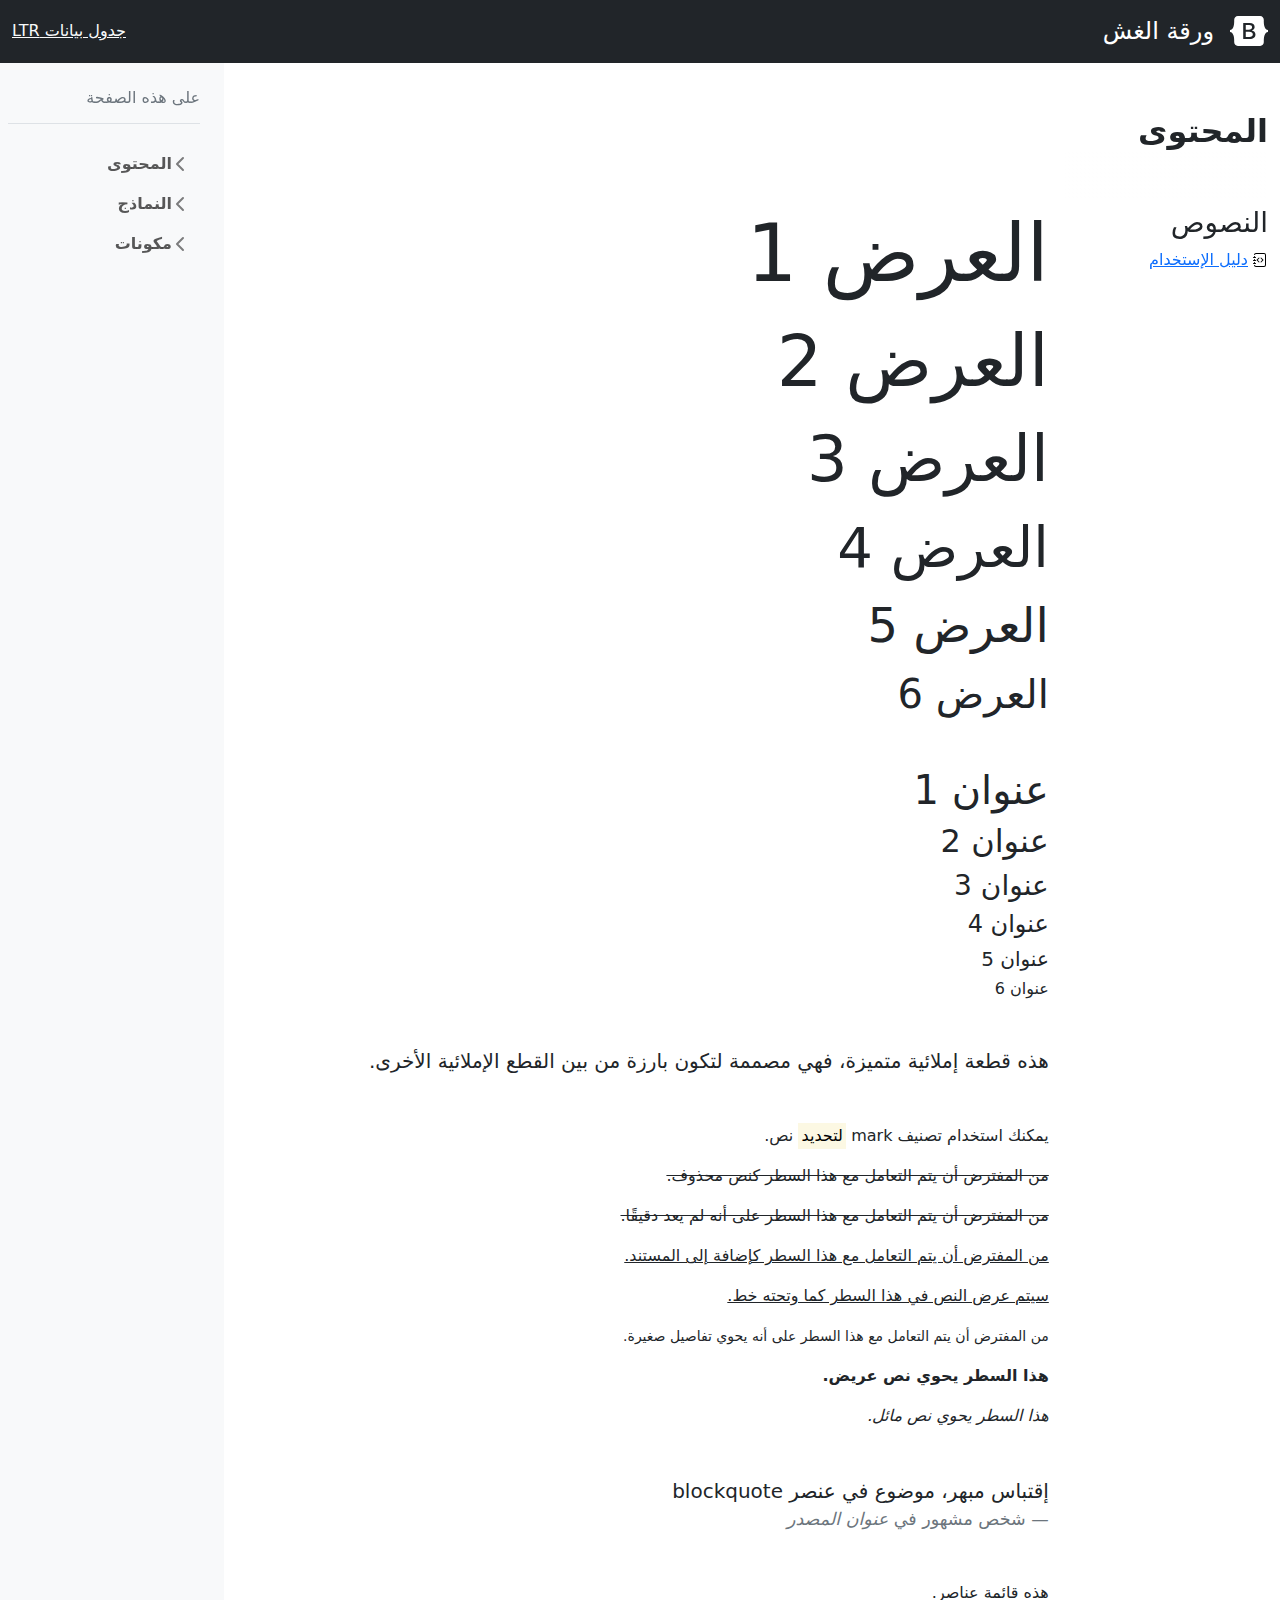
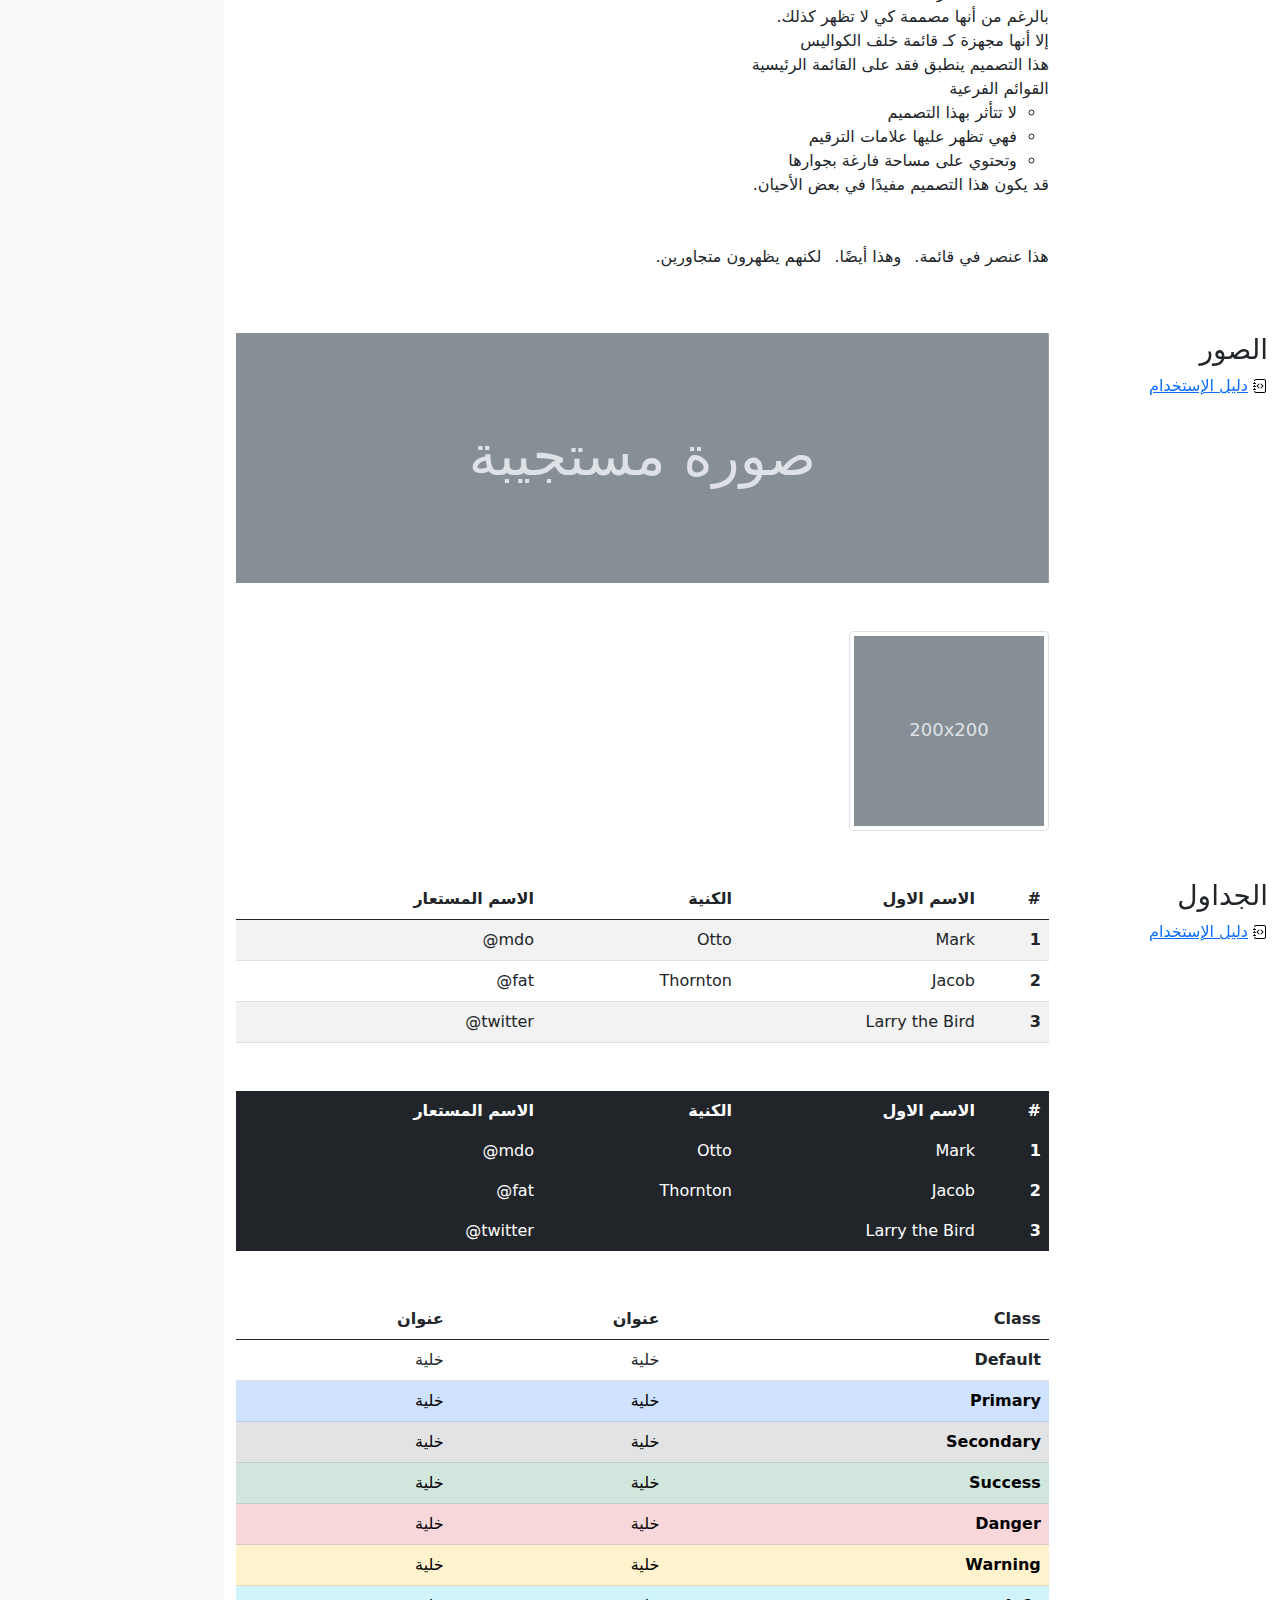
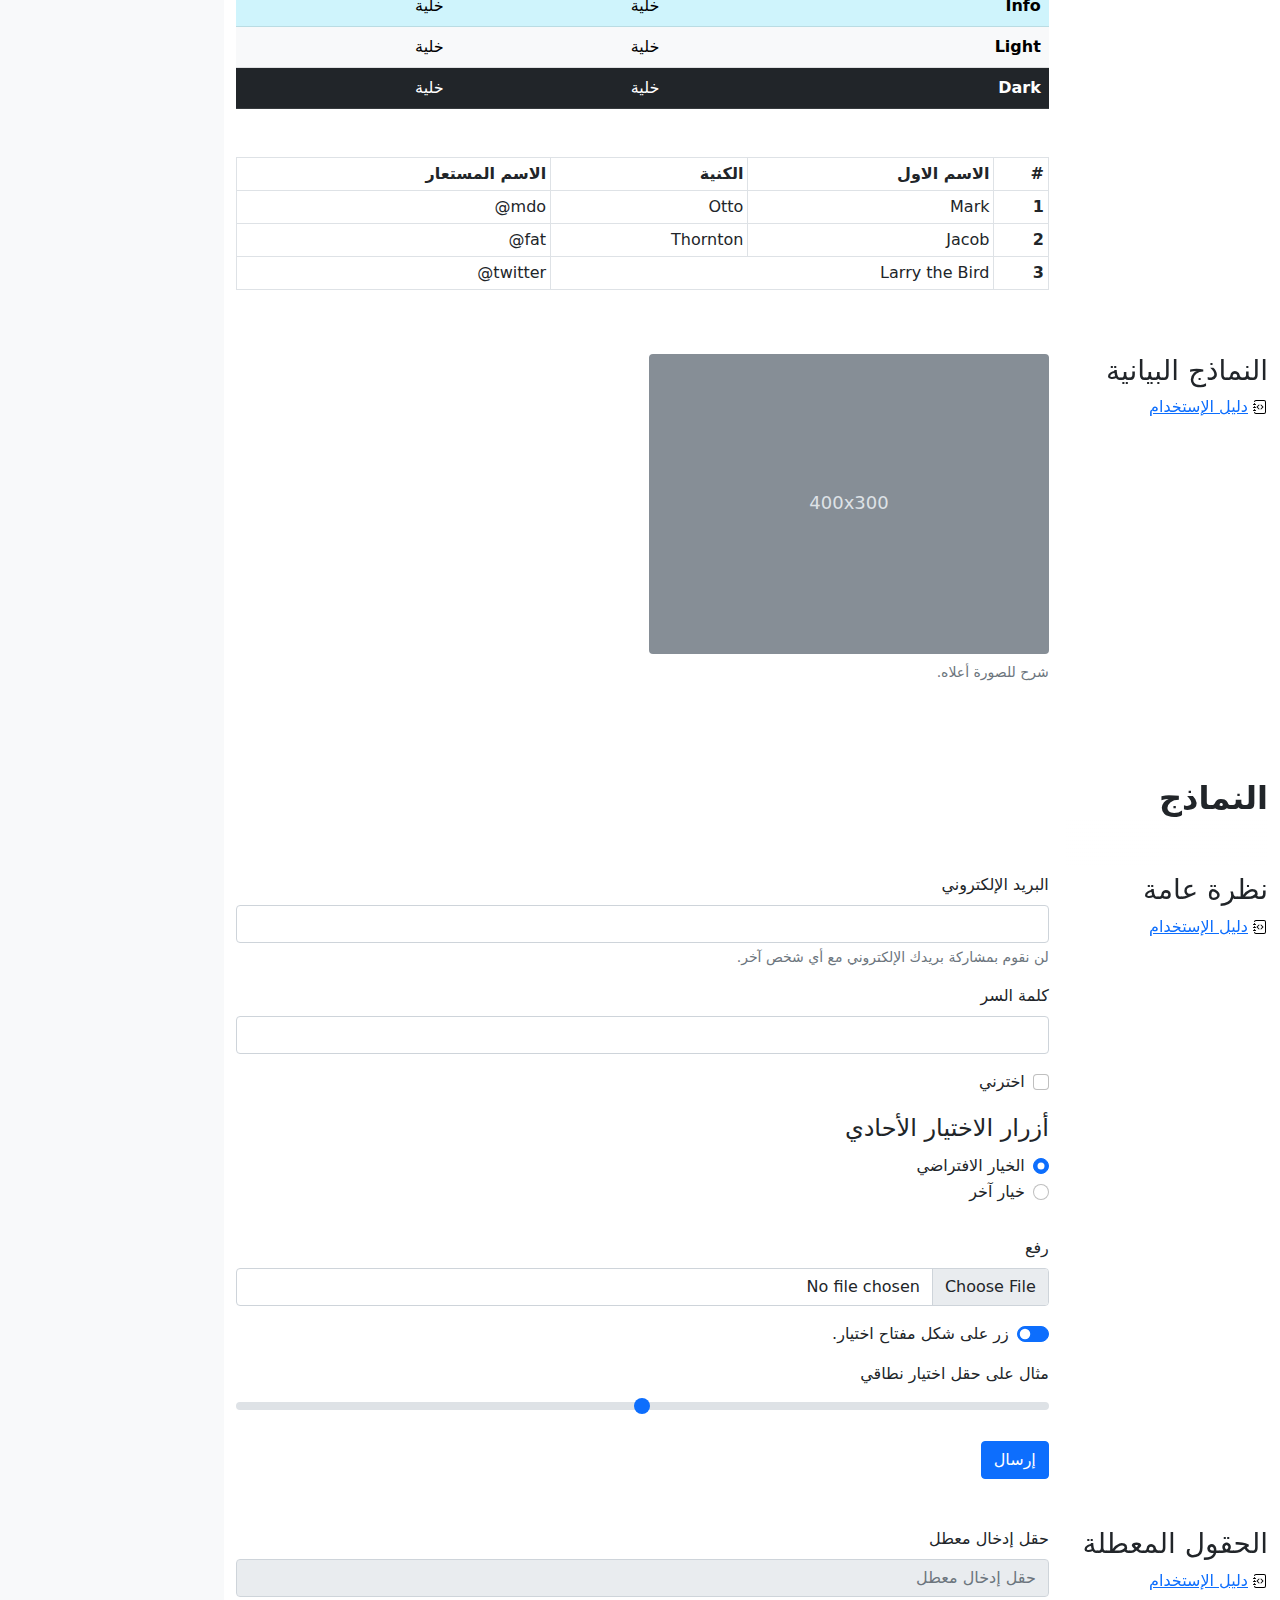
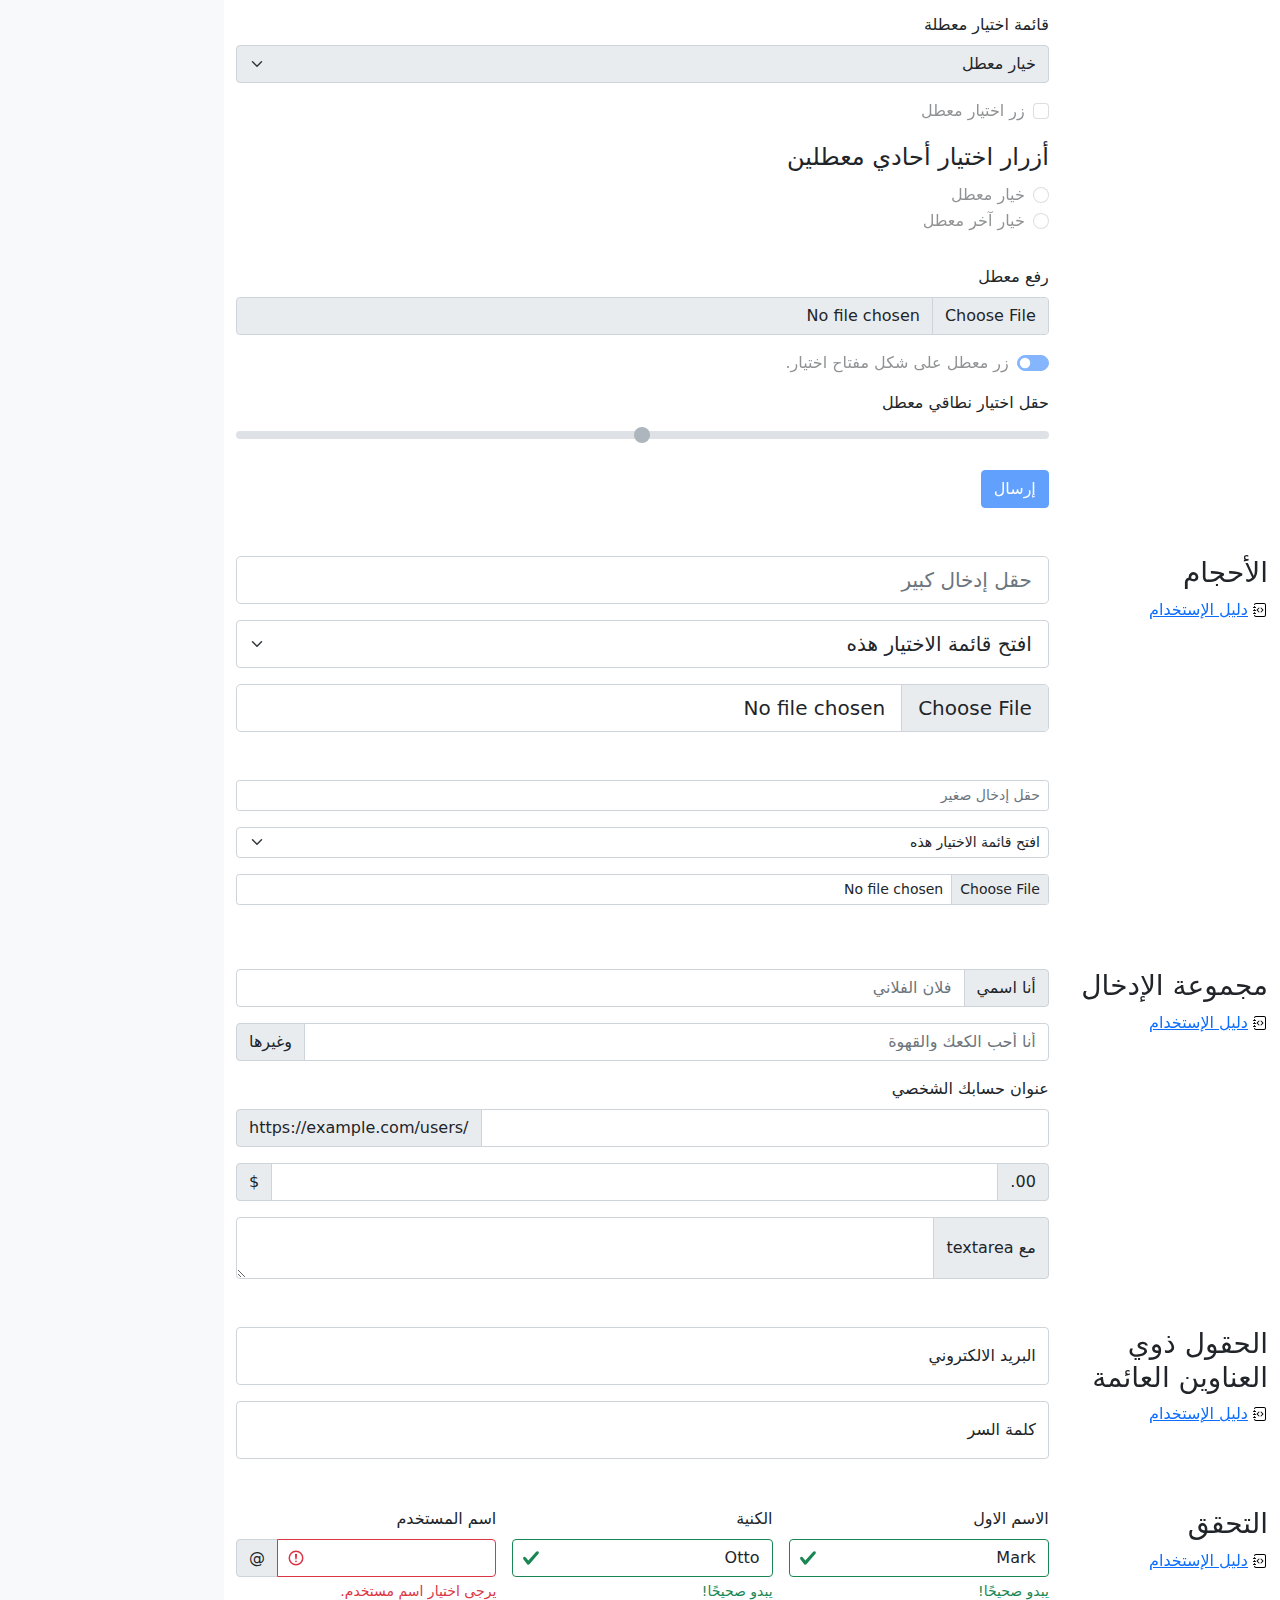
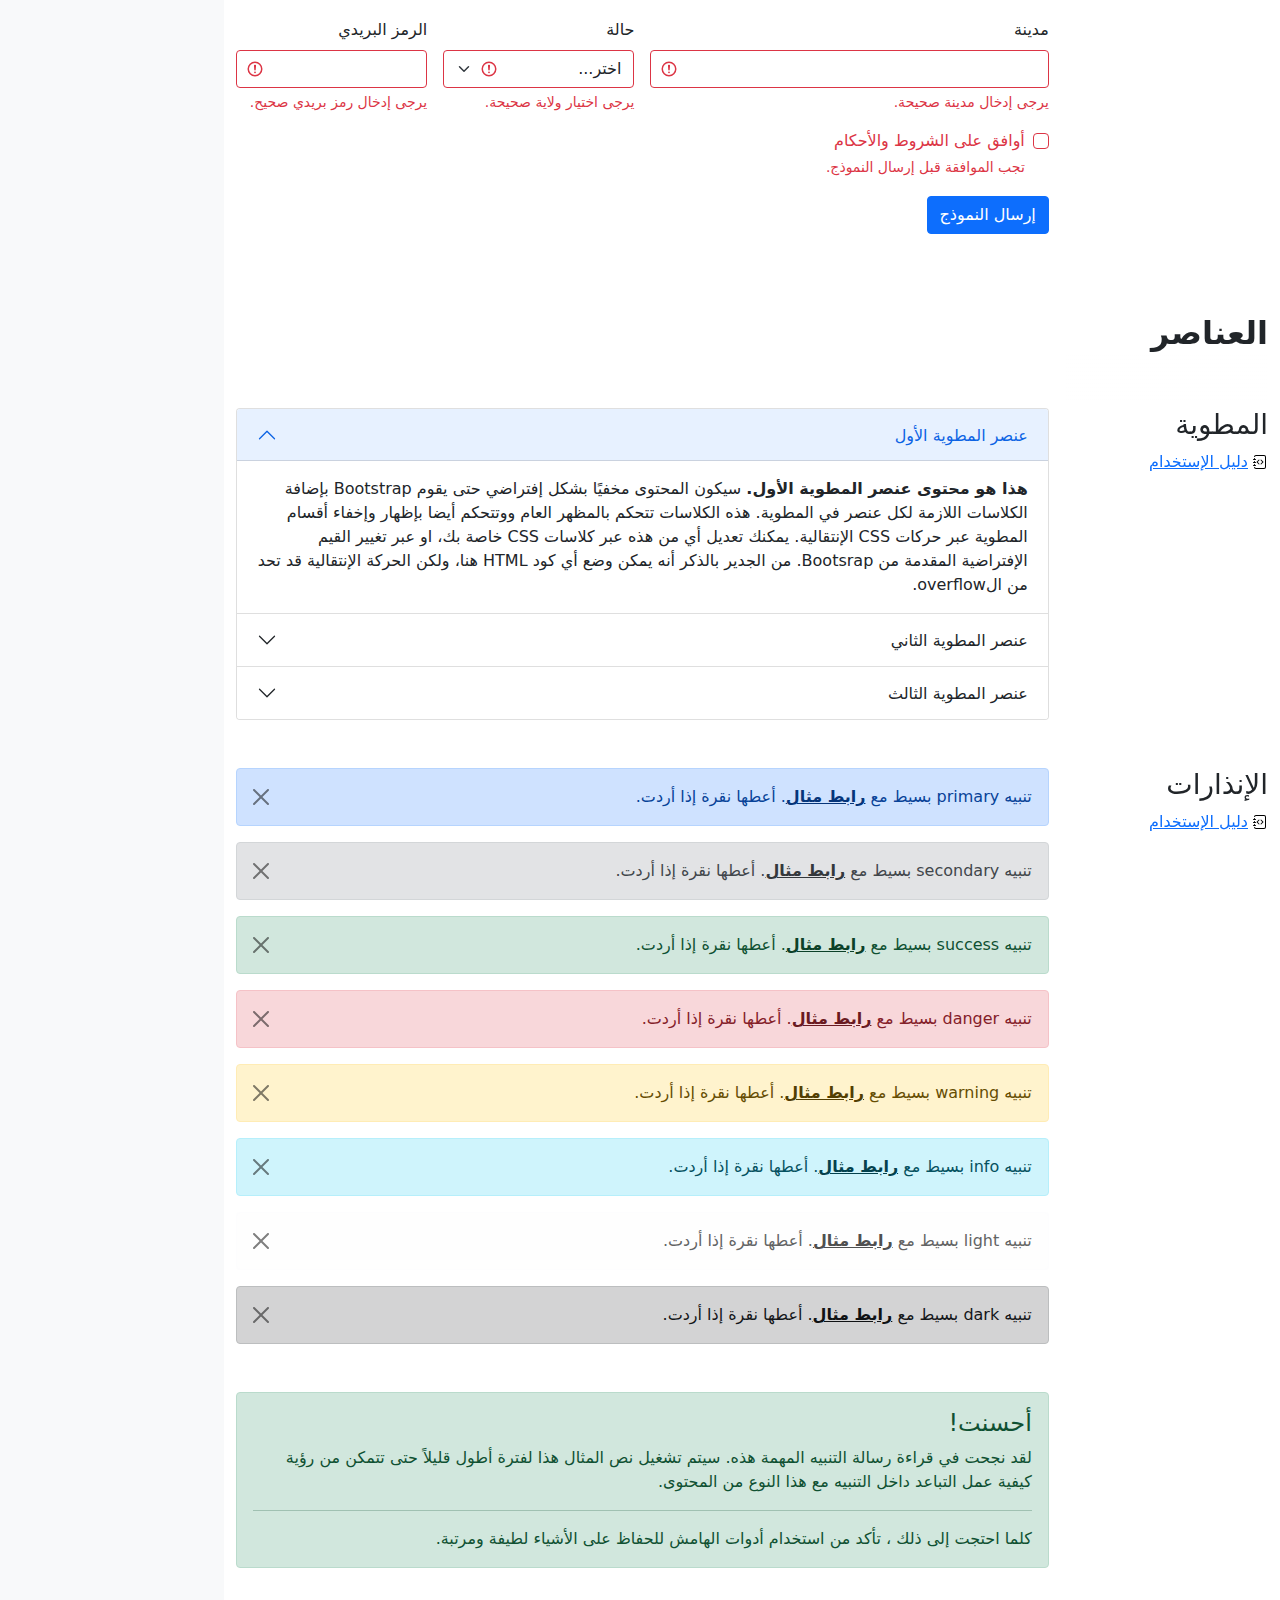
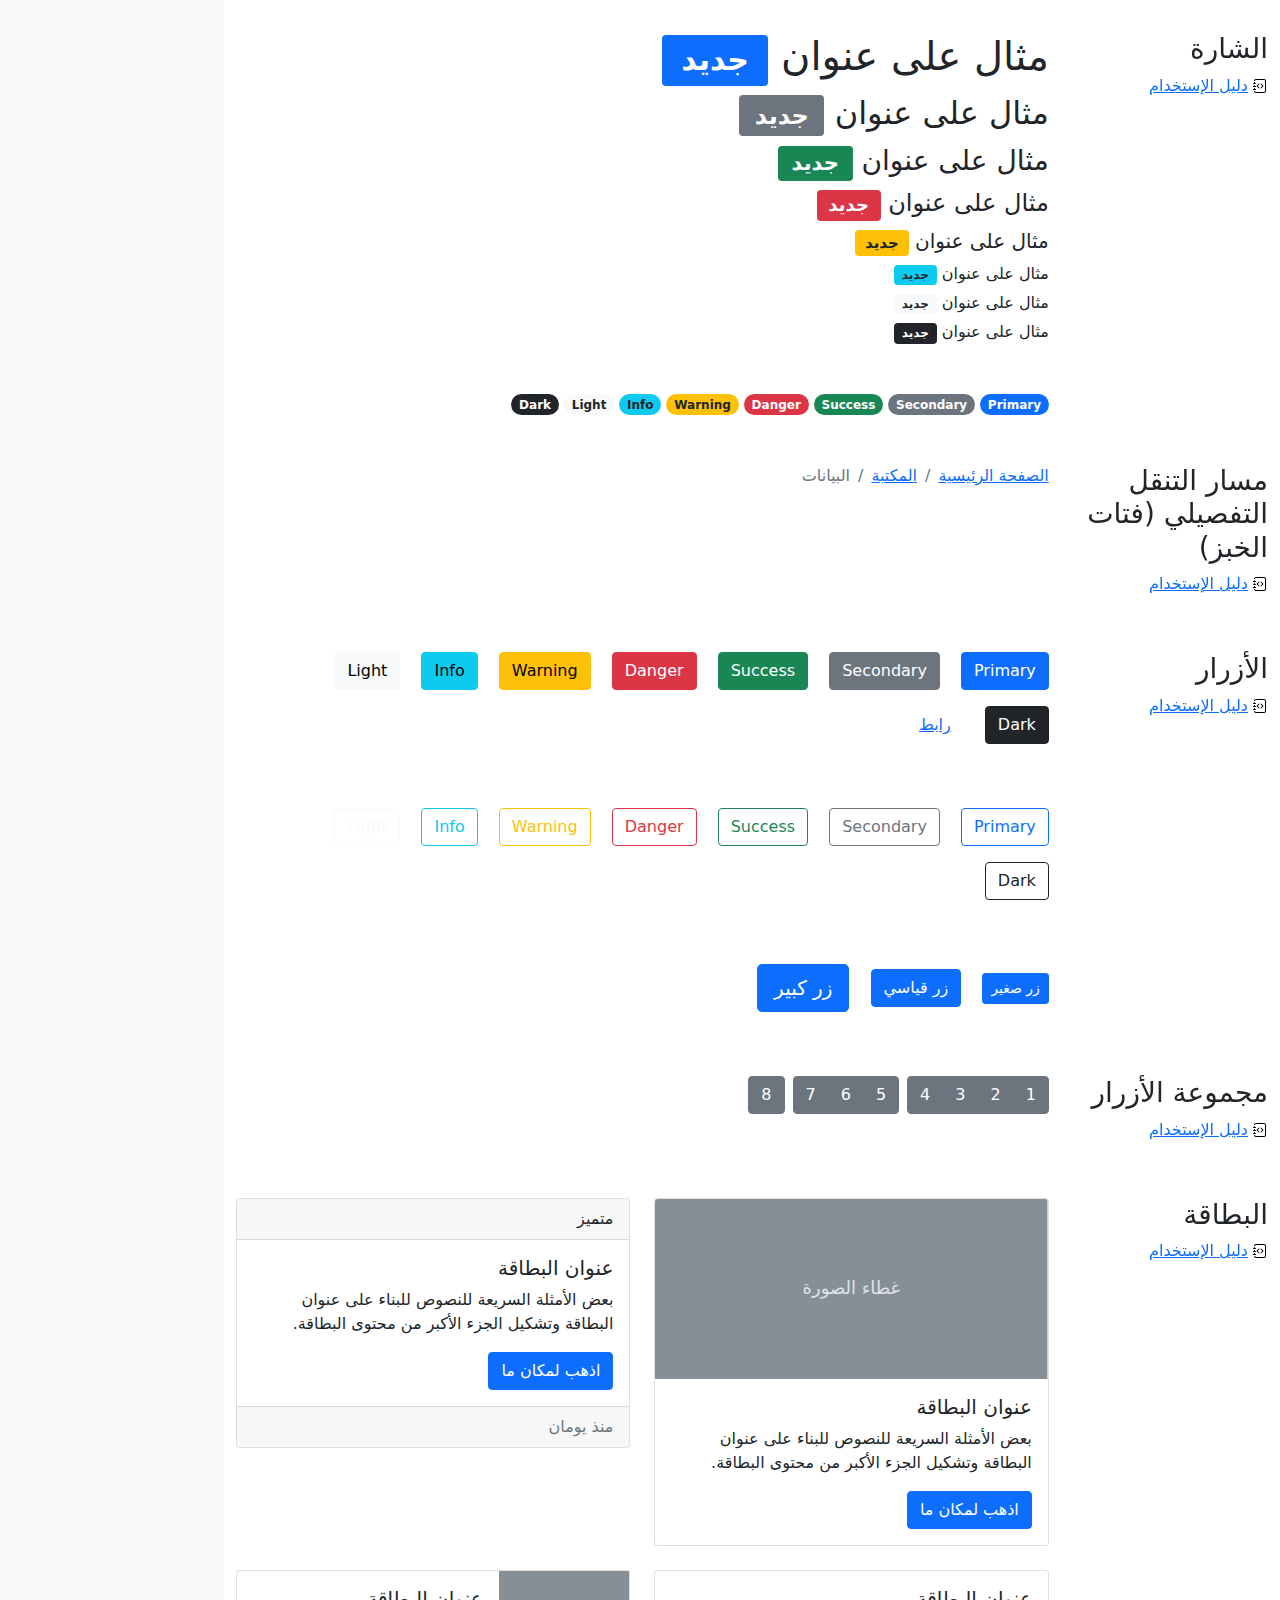
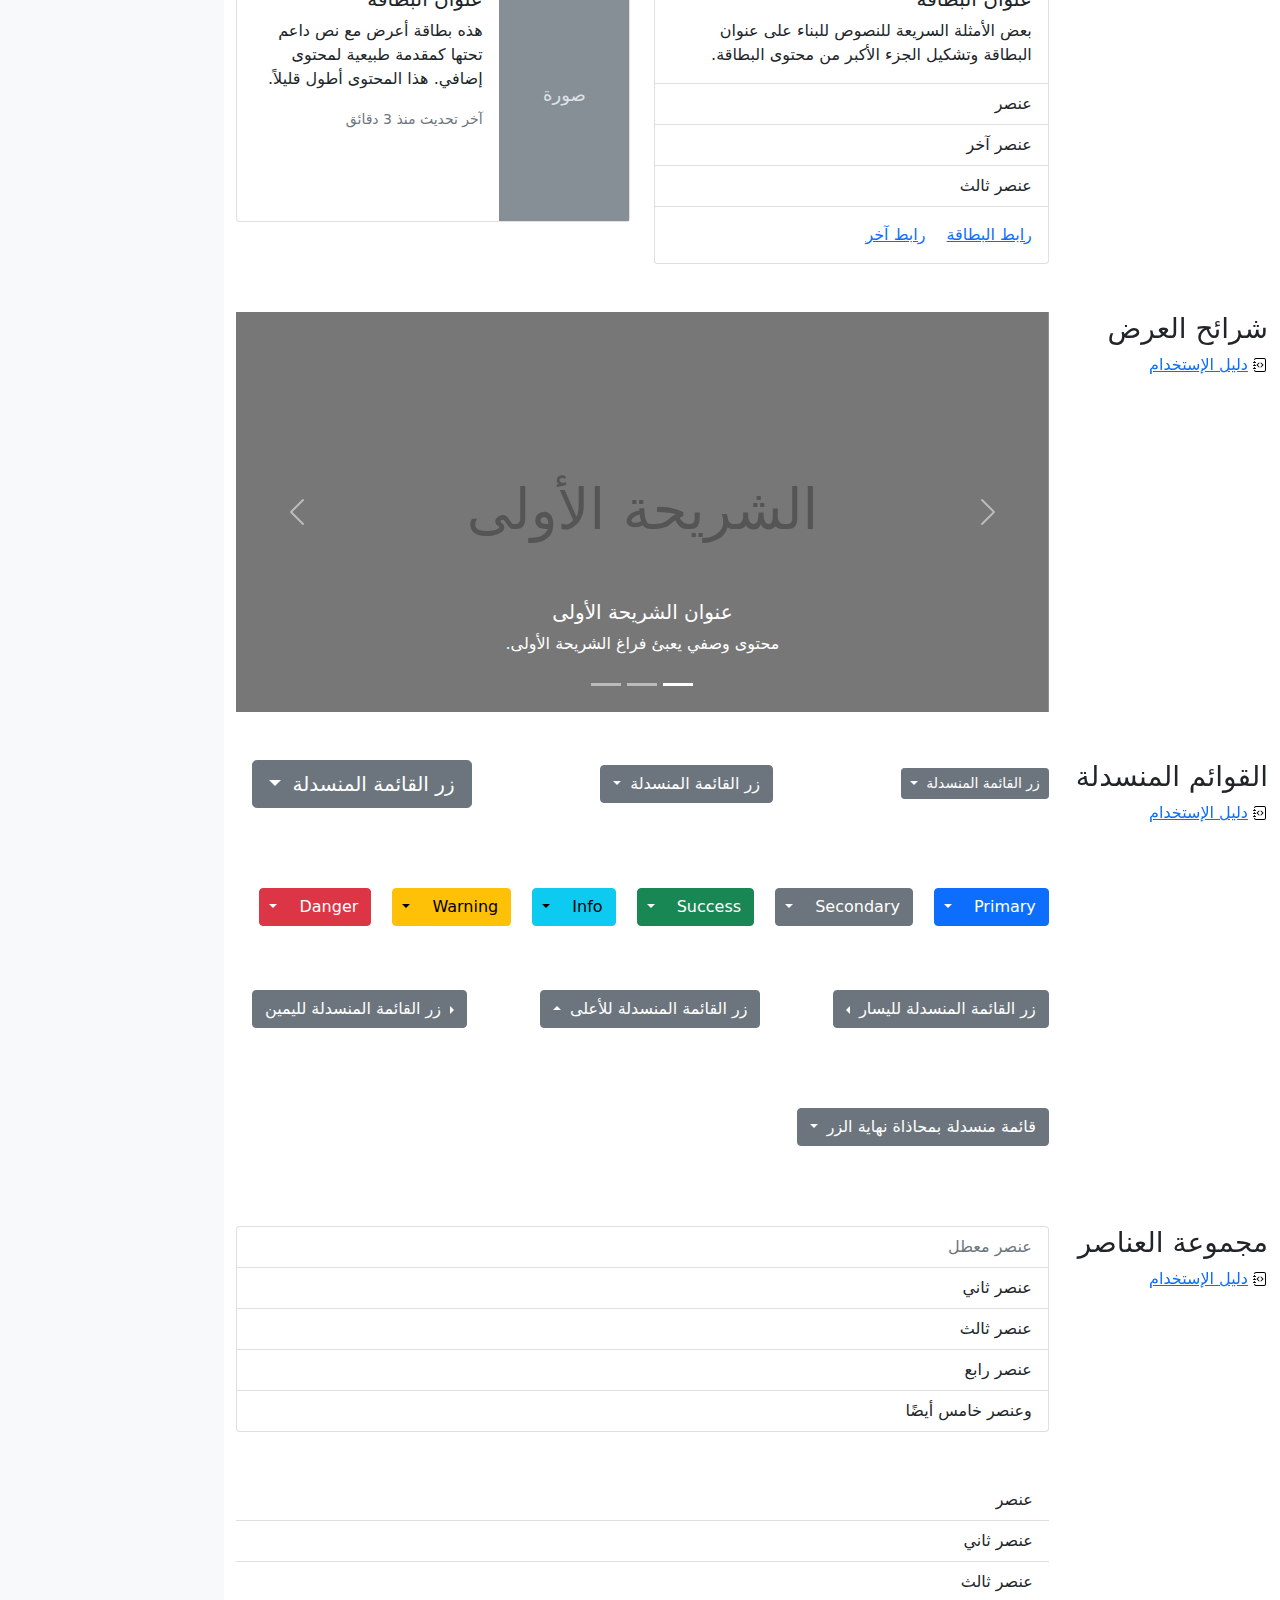
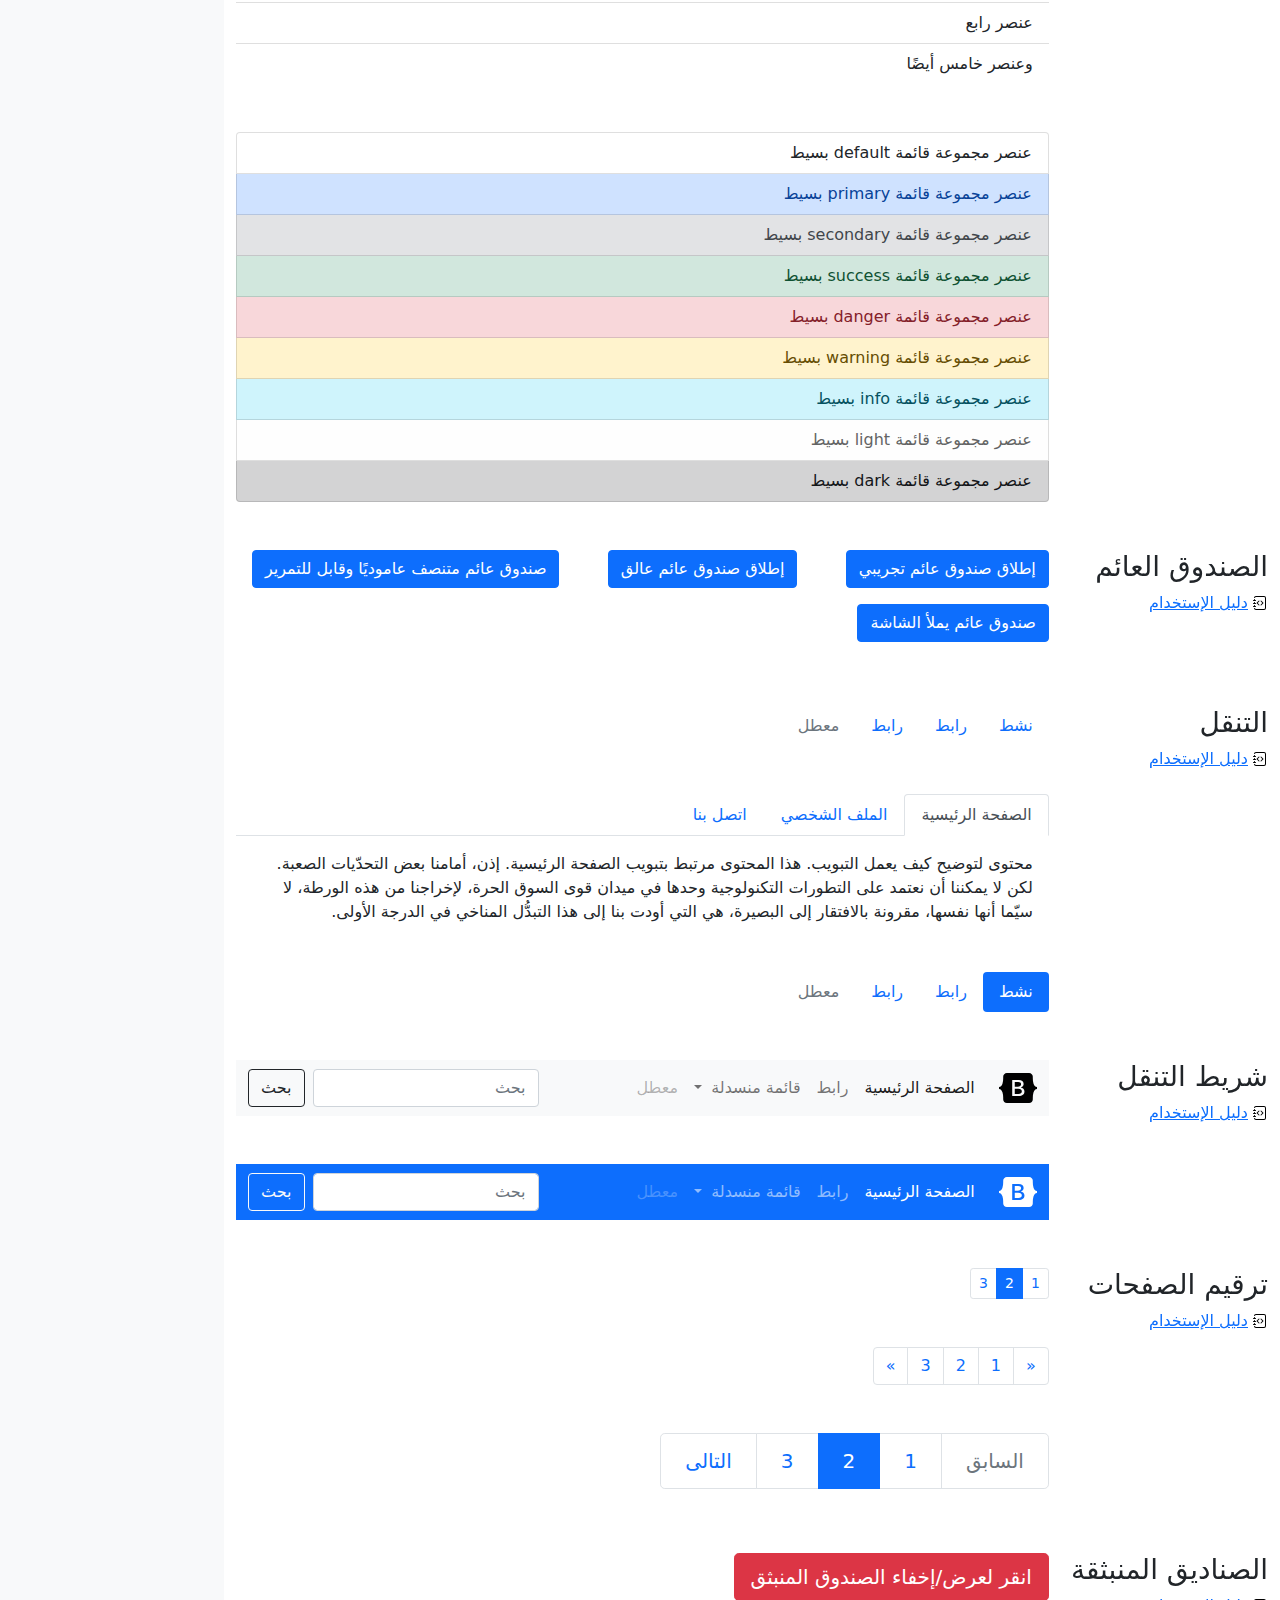
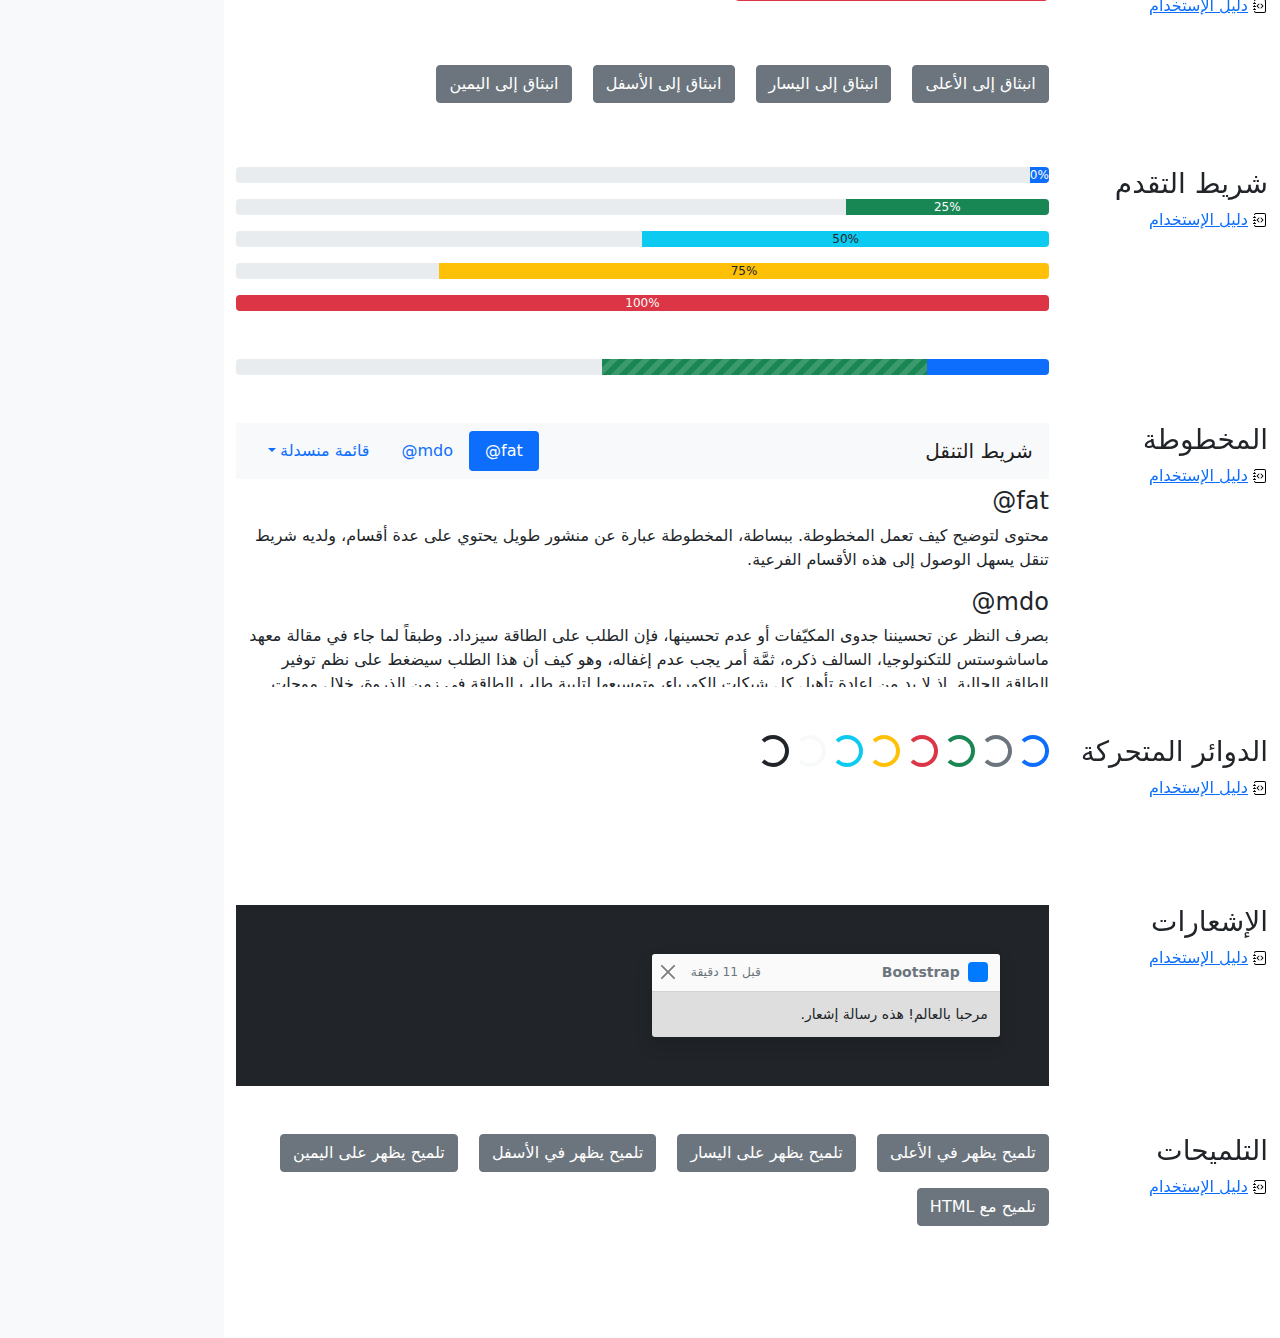
<file: bootstrap-5.0.2-examples/cheatsheet-rtl/index.html>
<!doctype html>
<html lang="ar" dir="rtl">
  <head>
    <meta charset="utf-8">
    <meta name="viewport" content="width=device-width, initial-scale=1">
    <meta name="description" content="">
    <meta name="author" content="Mark Otto, Jacob Thornton, and Bootstrap contributors">
    <meta name="generator" content="Hugo 0.84.0">
    <title>ورقة الغش · Bootstrap v5.0</title>

    <link rel="canonical" href="https://getbootstrap.com/docs/5.0/examples/cheatsheet-rtl/">

    

    <!-- Bootstrap core CSS -->
<link href="../assets/dist/css/bootstrap.rtl.min.css" rel="stylesheet">

    <style>
      .bd-placeholder-img {
        font-size: 1.125rem;
        text-anchor: middle;
        -webkit-user-select: none;
        -moz-user-select: none;
        user-select: none;
      }

      @media (min-width: 768px) {
        .bd-placeholder-img-lg {
          font-size: 3.5rem;
        }
      }
    </style>

    
    <!-- Custom styles for this template -->
    <link href="../cheatsheet/cheatsheet.rtl.css" rel="stylesheet">
  </head>
  <body class="bg-light">
    
<header class="bd-header bg-dark py-3 d-flex align-items-stretch border-bottom border-dark">
  <div class="container-fluid d-flex align-items-center">
    <h1 class="d-flex align-items-center fs-4 text-white mb-0">
      <img src="../assets/brand/bootstrap-logo-white.svg" width="38" height="30" class="me-3" alt="Bootstrap">
      ورقة الغش
    </h1>
    <a href="../examples/cheatsheet/" class="ms-auto link-light" hreflang="en">جدول بيانات LTR</a>
  </div>
</header>
<aside class="bd-aside sticky-xl-top text-muted align-self-start mb-3 mb-xl-5 px-2">
  <h2 class="h6 pt-4 pb-3 mb-4 border-bottom">على هذه الصفحة</h2>
  <nav class="small" id="toc">
    <ul class="list-unstyled">
      <li class="my-2">
        <button class="btn d-inline-flex align-items-center collapsed" data-bs-toggle="collapse" aria-expanded="false" data-bs-target="#contents-collapse" aria-controls="contents-collapse">المحتوى</button>
        <ul class="list-unstyled ps-3 collapse" id="contents-collapse">
          <li><a class="d-inline-flex align-items-center rounded" href="#typography">النصوص</a></li>
          <li><a class="d-inline-flex align-items-center rounded" href="#images">الصور</a></li>
          <li><a class="d-inline-flex align-items-center rounded" href="#tables">الجداول</a></li>
          <li><a class="d-inline-flex align-items-center rounded" href="#figures">النماذج البيانية</a></li>
        </ul>
      </li>
      <li class="my-2">
        <button class="btn d-inline-flex align-items-center collapsed" data-bs-toggle="collapse" aria-expanded="false" data-bs-target="#forms-collapse" aria-controls="forms-collapse">النماذج</button>
        <ul class="list-unstyled ps-3 collapse" id="forms-collapse">
          <li><a class="d-inline-flex align-items-center rounded" href="#overview">نظرة عامة</a></li>
          <li><a class="d-inline-flex align-items-center rounded" href="#disabled-forms">الحقول المعطلة</a></li>
          <li><a class="d-inline-flex align-items-center rounded" href="#sizing">الأحجام</a></li>
          <li><a class="d-inline-flex align-items-center rounded" href="#input-group">مجموعة الإدخال</a></li>
          <li><a class="d-inline-flex align-items-center rounded" href="#floating-labels">الحقول ذوي العناوين العائمة</a></li>
          <li><a class="d-inline-flex align-items-center rounded" href="#validation">التحقق</a></li>
        </ul>
      </li>
      <li class="my-2">
        <button class="btn d-inline-flex align-items-center collapsed" data-bs-toggle="collapse" aria-expanded="false" data-bs-target="#components-collapse" aria-controls="components-collapse">مكونات</button>
        <ul class="list-unstyled ps-3 collapse" id="components-collapse">
          <li><a class="d-inline-flex align-items-center rounded" href="#accordion">المطوية</a></li>
          <li><a class="d-inline-flex align-items-center rounded" href="#alerts">الإنذارات</a></li>
          <li><a class="d-inline-flex align-items-center rounded" href="#badge">الشارة</a></li>
          <li><a class="d-inline-flex align-items-center rounded" href="#breadcrumb">مسار التنقل التفصيلي</a></li>
          <li><a class="d-inline-flex align-items-center rounded" href="#buttons">الأزرار</a></li>
          <li><a class="d-inline-flex align-items-center rounded" href="#button-group">مجموعة الأزرار</a></li>
          <li><a class="d-inline-flex align-items-center rounded" href="#card">البطاقة</a></li>
          <li><a class="d-inline-flex align-items-center rounded" href="#carousel">شرائح العرض</a></li>
          <li><a class="d-inline-flex align-items-center rounded" href="#dropdowns">القوائم المنسدلة</a></li>
          <li><a class="d-inline-flex align-items-center rounded" href="#list-group">مجموعة العناصر</a></li>
          <li><a class="d-inline-flex align-items-center rounded" href="#modal">الصندوق العائم</a></li>
          <li><a class="d-inline-flex align-items-center rounded" href="#navs">التنقل</a></li>
          <li><a class="d-inline-flex align-items-center rounded" href="#navbar">شريط التنقل</a></li>
          <li><a class="d-inline-flex align-items-center rounded" href="#pagination">ترقيم الصفحات</a></li>
          <li><a class="d-inline-flex align-items-center rounded" href="#popovers">الصناديق المنبثقة</a></li>
          <li><a class="d-inline-flex align-items-center rounded" href="#progress">شريط التقدم</a></li>
          <li><a class="d-inline-flex align-items-center rounded" href="#scrollspy">المخطوطة</a></li>
          <li><a class="d-inline-flex align-items-center rounded" href="#spinners">الدوائر المتحركة</a></li>
          <li><a class="d-inline-flex align-items-center rounded" href="#toasts">الإشعارات</a></li>
          <li><a class="d-inline-flex align-items-center rounded" href="#tooltips">التلميحات</a></li>
        </ul>
      </li>
    </ul>
  </nav>
</aside>
<div class="bd-cheatsheet container-fluid bg-body">
  <section id="content">
    <h2 class="sticky-xl-top fw-bold pt-3 pt-xl-5 pb-2 pb-xl-3">المحتوى</h2>

    <article class="my-3" id="typography">
      <div class="bd-heading sticky-xl-top align-self-start mt-5 mb-3 mt-xl-0 mb-xl-2">
        <h3>النصوص</h3>
        <a class="d-flex align-items-center" hreflang="en" href="../content/typography/">دليل الإستخدام</a>
      </div>

      <div>
        <div class="bd-example">
        <p class="display-1">العرض 1</p>
        <p class="display-2">العرض 2</p>
        <p class="display-3">العرض 3</p>
        <p class="display-4">العرض 4</p>
        <p class="display-5">العرض 5</p>
        <p class="display-6">العرض 6</p>
        </div>

        <div class="bd-example">
        <p class="h1">عنوان 1</p>
        <p class="h2">عنوان 2</p>
        <p class="h3">عنوان 3</p>
        <p class="h4">عنوان 4</p>
        <p class="h5">عنوان 5</p>
        <p class="h6">عنوان 6</p>
        </div>

        <div class="bd-example">
        <p class="lead">
          هذه قطعة إملائية متميزة، فهي مصممة لتكون بارزة من بين القطع الإملائية الأخرى.
        </p>
        </div>

        <div class="bd-example">
        <p>يمكنك استخدام تصنيف mark <mark>لتحديد</mark> نص.</p>
        <p><del>من المفترض أن يتم التعامل مع هذا السطر كنص محذوف.</del></p>
        <p><s>من المفترض أن يتم التعامل مع هذا السطر على أنه لم يعد دقيقًا.</s></p>
        <p><ins>من المفترض أن يتم التعامل مع هذا السطر كإضافة إلى المستند.</ins></p>
        <p><u>سيتم عرض النص في هذا السطر كما وتحته خط.</u></p>
        <p><small>من المفترض أن يتم التعامل مع هذا السطر على أنه يحوي تفاصيل صغيرة.</small></p>
        <p><strong>هذا السطر يحوي نص عريض.</strong></p>
        <p><em>هذا السطر يحوي نص مائل.</em></p>
        </div>

        <div class="bd-example">
        <blockquote class="blockquote">
          <p>إقتباس مبهر، موضوع في عنصر blockquote</p>
          <footer class="blockquote-footer">شخص مشهور في <cite title= "عنوان المصدر"> عنوان المصدر </cite></footer>
        </blockquote>
        </div>

        <div class="bd-example">
        <ul class="list-unstyled">
          <li>هذه قائمة عناصر.</li>
          <li>بالرغم من أنها مصممة كي لا تظهر كذلك.</li>
          <li>إلا أنها مجهزة كـ قائمة خلف الكواليس</li>
          <li>هذا التصميم ينطبق فقد على القائمة الرئيسية</li>
          <li>القوائم الفرعية
            <ul>
              <li>لا تتأثر بهذا التصميم</li>
              <li>فهي تظهر عليها علامات الترقيم</li>
              <li>وتحتوي على مساحة فارغة بجوارها</li>
            </ul>
          </li>
          <li>قد يكون هذا التصميم مفيدًا في بعض الأحيان.</li>
        </ul>
        </div>

        <div class="bd-example">
        <ul class="list-inline">
          <li class="list-inline-item">هذا عنصر في قائمة.</li>
          <li class="list-inline-item">وهذا أيضًا.</li>
          <li class="list-inline-item">لكنهم يظهرون متجاورين.</li>
        </ul>
        </div>
      </div>
    </article>
    <article class="my-3" id="images">
      <div class="bd-heading sticky-xl-top align-self-start mt-5 mb-3 mt-xl-0 mb-xl-2">
        <h3>الصور</h3>
        <a class="d-flex align-items-center" hreflang="en" href="../content/images/">دليل الإستخدام</a>
      </div>

      <div>
        <div class="bd-example">
        <svg class="bd-placeholder-img bd-placeholder-img-lg img-fluid" width="100%" height="250" xmlns="http://www.w3.org/2000/svg" role="img" aria-label="Placeholder: صورة مستجيبة" preserveAspectRatio="xMidYMid slice" focusable="false"><title>Placeholder</title><rect width="100%" height="100%" fill="#868e96"/><text x="50%" y="50%" fill="#dee2e6" dy=".3em">صورة مستجيبة</text></svg>

        </div>

        <div class="bd-example">
        <svg class="bd-placeholder-img img-thumbnail" width="200" height="200" xmlns="http://www.w3.org/2000/svg" role="img" aria-label="صورة عنصر نائب مربع عام مع حدود بيضاء حولها ، مما يجعلها تشبه صورة تم التقاطها بكاميرا فورية قديمة: 200x200" preserveAspectRatio="xMidYMid slice" focusable="false"><title>صورة عنصر نائب مربع عام مع حدود بيضاء حولها ، مما يجعلها تشبه صورة تم التقاطها بكاميرا فورية قديمة</title><rect width="100%" height="100%" fill="#868e96"/><text x="50%" y="50%" fill="#dee2e6" dy=".3em">200x200</text></svg>

        </div>
      </div>
    </article>
    <article class="my-3" id="tables">
      <div class="bd-heading sticky-xl-top align-self-start mt-5 mb-3 mt-xl-0 mb-xl-2">
        <h3>الجداول</h3>
        <a class="d-flex align-items-center" hreflang="en" href="../content/tables/">دليل الإستخدام</a>
      </div>

      <div>
        <div class="bd-example">
        <table class="table table-striped">
          <thead>
          <tr>
            <th scope="col">#</th>
            <th scope="col">الاسم الاول</th>
            <th scope="col">الكنية</th>
            <th scope="col">الاسم المستعار</th>
          </tr>
          </thead>
          <tbody>
          <tr>
            <th scope="row">1</th>
            <td>Mark</td>
            <td>Otto</td>
            <td><bdo lang="en" dir="ltr">@mdo</bdo></td>
          </tr>
          <tr>
            <th scope="row">2</th>
            <td>Jacob</td>
            <td>Thornton</td>
            <td><bdo lang="en" dir="ltr">@fat</bdo></td>
          </tr>
          <tr>
            <th scope="row">3</th>
            <td colspan="2">Larry the Bird</td>
            <td><bdo lang="en" dir="ltr">@twitter</bdo></td>
          </tr>
          </tbody>
        </table>
        </div>

        <div class="bd-example">
        <table class="table table-dark table-borderless">
          <thead>
          <tr>
            <th scope="col">#</th>
            <th scope="col">الاسم الاول</th>
            <th scope="col">الكنية</th>
            <th scope="col">الاسم المستعار</th>
          </tr>
          </thead>
          <tbody>
          <tr>
            <th scope="row">1</th>
            <td>Mark</td>
            <td>Otto</td>
            <td><bdo lang="en" dir="ltr">@mdo</bdo></td>
          </tr>
          <tr>
            <th scope="row">2</th>
            <td>Jacob</td>
            <td>Thornton</td>
            <td><bdo lang="en" dir="ltr">@fat</bdo></td>
          </tr>
          <tr>
            <th scope="row">3</th>
            <td colspan="2">Larry the Bird</td>
            <td><bdo lang="en" dir="ltr">@twitter</bdo></td>
          </tr>
          </tbody>
        </table>
        </div>

        <div class="bd-example">
        <table class="table table-hover">
          <thead>
          <tr>
            <th scope="col">Class</th>
            <th scope="col">عنوان</th>
            <th scope="col">عنوان</th>
          </tr>
          </thead>
          <tbody>
          <tr>
            <th scope="row">Default</th>
            <td>خلية</td>
            <td>خلية</td>
          </tr>
          
          <tr class="table-primary">
            <th scope="row">Primary</th>
            <td>خلية</td>
            <td>خلية</td>
          </tr>
          <tr class="table-secondary">
            <th scope="row">Secondary</th>
            <td>خلية</td>
            <td>خلية</td>
          </tr>
          <tr class="table-success">
            <th scope="row">Success</th>
            <td>خلية</td>
            <td>خلية</td>
          </tr>
          <tr class="table-danger">
            <th scope="row">Danger</th>
            <td>خلية</td>
            <td>خلية</td>
          </tr>
          <tr class="table-warning">
            <th scope="row">Warning</th>
            <td>خلية</td>
            <td>خلية</td>
          </tr>
          <tr class="table-info">
            <th scope="row">Info</th>
            <td>خلية</td>
            <td>خلية</td>
          </tr>
          <tr class="table-light">
            <th scope="row">Light</th>
            <td>خلية</td>
            <td>خلية</td>
          </tr>
          <tr class="table-dark">
            <th scope="row">Dark</th>
            <td>خلية</td>
            <td>خلية</td>
          </tr>
          </tbody>
        </table>
        </div>

        <div class="bd-example">
        <table class="table table-sm table-bordered">
          <thead>
          <tr>
            <th scope="col">#</th>
            <th scope="col">الاسم الاول</th>
            <th scope="col">الكنية</th>
            <th scope="col">الاسم المستعار</th>
          </tr>
          </thead>
          <tbody>
          <tr>
            <th scope="row">1</th>
            <td>Mark</td>
            <td>Otto</td>
            <td><bdo lang="en" dir="ltr">@mdo</bdo></td>
          </tr>
          <tr>
            <th scope="row">2</th>
            <td>Jacob</td>
            <td>Thornton</td>
            <td><bdo lang="en" dir="ltr">@fat</bdo></td>
          </tr>
          <tr>
            <th scope="row">3</th>
            <td colspan="2">Larry the Bird</td>
            <td><bdo lang="en" dir="ltr">@twitter</bdo></td>
          </tr>
          </tbody>
        </table>
        </div>
      </div>
    </article>
    <article class="my-3" id="figures">
      <div class="bd-heading sticky-xl-top align-self-start mt-5 mb-3 mt-xl-0 mb-xl-2">
        <h3>النماذج البيانية</h3>
        <a class="d-flex align-items-center" hreflang="en" href="../content/figures/">دليل الإستخدام</a>
      </div>

      <div>
        <div class="bd-example">
        <figure class="figure">
          <svg class="bd-placeholder-img figure-img img-fluid rounded" width="400" height="300" xmlns="http://www.w3.org/2000/svg" role="img" aria-label="Placeholder: 400x300" preserveAspectRatio="xMidYMid slice" focusable="false"><title>Placeholder</title><rect width="100%" height="100%" fill="#868e96"/><text x="50%" y="50%" fill="#dee2e6" dy=".3em">400x300</text></svg>

          <figcaption class="figure-caption">شرح للصورة أعلاه.</figcaption>
        </figure>
        </div>
      </div>
    </article>
  </section>

  <section id="forms">
    <h2 class="sticky-xl-top fw-bold pt-3 pt-xl-5 pb-2 pb-xl-3">النماذج</h2>

    <article class="my-3" id="overview">
      <div class="bd-heading sticky-xl-top align-self-start mt-5 mb-3 mt-xl-0 mb-xl-2">
        <h3>نظرة عامة</h3>
        <a class="d-flex align-items-center" hreflang="en" href="../forms/overview/">دليل الإستخدام</a>
      </div>

      <div>
        <div class="bd-example">
        <form>
          <div class="mb-3">
            <label for="exampleInputEmail1" class="form-label">البريد الإلكتروني</label>
            <input type="email" class="form-control" id="exampleInputEmail1" aria-describedby="emailHelp">
            <div id="emailHelp" class="form-text">لن نقوم بمشاركة بريدك الإلكتروني مع أي شخص آخر.</div>
          </div>
          <div class="mb-3">
            <label for="exampleInputPassword1" class="form-label">كلمة السر</label>
            <input type="password" class="form-control" id="exampleInputPassword1">
          </div>
          <div class="mb-3 form-check">
            <input type="checkbox" class="form-check-input" id="exampleCheck1">
            <label class="form-check-label" for="exampleCheck1">اخترني</label>
          </div>
          <fieldset class="mb-3">
            <legend>أزرار الاختيار الأحادي</legend>
            <div class="form-check">
              <input type="radio" name="radios" class="form-check-input" id="exampleRadio1" checked>
              <label class="form-check-label" for="exampleRadio1">الخيار الافتراضي</label>
            </div>
            <div class="mb-3 form-check">
              <input type="radio" name="radios" class="form-check-input" id="exampleRadio2">
              <label class="form-check-label" for="exampleRadio2">خيار آخر</label>
            </div>
          </fieldset>
          <div class="mb-3">
            <label class="form-label" for="customFile">رفع</label>
            <input type="file" class="form-control" id="customFile">
          </div>
          <div class="mb-3 form-check form-switch">
            <input class="form-check-input" type="checkbox" id="flexSwitchCheckChecked" checked>
            <label class="form-check-label" for="flexSwitchCheckChecked">زر على شكل مفتاح اختيار.</label>
          </div>
          <div class="mb-3">
            <label for="customRange3" class="form-label">مثال على حقل اختيار نطاقي</label>
            <input type="range" class="form-range" min="0" max="5" step="0.5" id="customRange3">
          </div>
          <button type="submit" class="btn btn-primary">إرسال</button>
        </form>
        </div>
      </div>
    </article>
    <article class="my-3" id="disabled-forms">
      <div class="bd-heading sticky-xl-top align-self-start mt-5 mb-3 mt-xl-0 mb-xl-2">
        <h3>الحقول المعطلة</h3>
        <a class="d-flex align-items-center" hreflang="en" href="../forms/overview/#disabled-forms">دليل الإستخدام</a>
      </div>

      <div>
        <div class="bd-example">
        <form>
          <fieldset disabled aria-label="مثال على مجموعة الحقول المعطلة">
            <div class="mb-3">
              <label for="disabledTextInput" class="form-label">حقل إدخال معطل</label>
              <input type="text" id="disabledTextInput" class="form-control" placeholder="حقل إدخال معطل">
            </div>
            <div class="mb-3">
              <label for="disabledSelect" class="form-label">قائمة اختيار معطلة</label>
              <select id="disabledSelect" class="form-select">
                <option>خيار معطل</option>
              </select>
            </div>
            <div class="mb-3">
              <div class="form-check">
                <input class="form-check-input" type="checkbox" id="disabledFieldsetCheck" disabled>
                <label class="form-check-label" for="disabledFieldsetCheck">
                  زر اختيار معطل
                </label>
              </div>
            </div>
            <fieldset class="mb-3">
              <legend>أزرار اختيار أحادي معطلين</legend>
              <div class="form-check">
                <input type="radio" name="radios" class="form-check-input" id="disabledRadio1" disabled>
                <label class="form-check-label" for="disabledRadio1">خيار معطل</label>
              </div>
              <div class="mb-3 form-check">
                <input type="radio" name="radios" class="form-check-input" id="disabledRadio2" disabled>
                <label class="form-check-label" for="disabledRadio2">خيار آخر معطل</label>
              </div>
            </fieldset>
            <div class="mb-3">
              <label class="form-label" for="disabledCustomFile">رفع معطل</label>
              <input type="file" class="form-control" id="disabledCustomFile" disabled>
            </div>
            <div class="mb-3 form-check form-switch">
              <input class="form-check-input" type="checkbox" id="disabledSwitchCheckChecked" checked disabled>
              <label class="form-check-label" for="disabledSwitchCheckChecked">زر معطل على شكل مفتاح اختيار.</label>
            </div>
            <div class="mb-3">
              <label for="disabledRange" class="form-label">حقل اختيار نطاقي معطل</label>
              <input type="range" class="form-range" min="0" max="5" step="0.5" id="disabledRange">
            </div>
            <button type="submit" class="btn btn-primary">إرسال</button>
          </fieldset>
        </form>
        </div>
      </div>
    </article>
    <article class="my-3" id="sizing">
      <div class="bd-heading sticky-xl-top align-self-start mt-5 mb-3 mt-xl-0 mb-xl-2">
        <h3>الأحجام</h3>
        <a class="d-flex align-items-center" hreflang="en" href="../forms/form-control/#sizing">دليل الإستخدام</a>
      </div>

      <div>
        <div class="bd-example">
        <div class="mb-3">
          <input class="form-control form-control-lg" type="text" placeholder="حقل إدخال كبير" aria-label=".form-control-lg مثال">
        </div>
        <div class="mb-3">
          <select class="form-select form-select-lg mb-3" aria-label=".form-select-lg مثال">
            <option selected>افتح قائمة الاختيار هذه</option>
            <option value="1">واحد</option>
            <option value="2">اثنان</option>
            <option value="3">ثلاثة</option>
          </select>
        </div>
        <div class="mb-3">
          <input type="file" class="form-control form-control-lg" aria-label="مثال على إدخال ملف كبير">
        </div>
        </div>

        <div class="bd-example">
        <div class="mb-3">
          <input class="form-control form-control-sm" type="text" placeholder="حقل إدخال صغير" aria-label=".form-control-sm مثال">
        </div>
        <div class="mb-3">
          <select class="form-select form-select-sm" aria-label=".form-select-sm مثال">
            <option selected>افتح قائمة الاختيار هذه</option>
            <option value="1">واحد</option>
            <option value="2">اثنان</option>
            <option value="3">ثلاثة</option>
          </select>
        </div>
        <div class="mb-3">
          <input type="file" class="form-control form-control-sm" aria-label="مثال على إدخال ملف صغير">
        </div>
        </div>
      </div>
    </article>
    <article class="my-3" id="input-group">
      <div class="bd-heading sticky-xl-top align-self-start mt-5 mb-3 mt-xl-0 mb-xl-2">
        <h3>مجموعة الإدخال</h3>
        <a class="d-flex align-items-center" hreflang="en" href="../forms/input-group/">دليل الإستخدام</a>
      </div>

      <div>
        <div class="bd-example">
        <div class="input-group mb-3">
          <span class="input-group-text" id="basic-addon1">أنا اسمي</span>
          <input type="text" class="form-control" placeholder="فلان الفلاني" aria-label="الاسم" aria-describedby="basic-addon1">
        </div>
        <div class="input-group mb-3">
          <input type="text" class="form-control" placeholder="أنا أحب الكعك والقهوة" aria-label="الطعام المفضل" aria-describedby="basic-addon2">
          <span class="input-group-text" id="basic-addon2">وغيرها</span>
        </div>
        <label for="basic-url" class="form-label">عنوان حسابك الشخصي</label>
        <div class="input-group mb-3">
          <input type="text" class="form-control" id="basic-url" aria-describedby="basic-addon3">
          <span class="input-group-text" id="basic-addon3"><bdo lang="en" dir="ltr">https://example.com/users/</bdo></span>
        </div>
        <div class="input-group mb-3">
          <span class="input-group-text"><bdo lang="en" dir="ltr">.00</bdo></span>
          <input type="text" class="form-control" aria-label="المبلغ (لأقرب دولار)">
          <span class="input-group-text">$</span>
        </div>
        <div class="input-group">
          <span class="input-group-text">مع textarea</span>
          <textarea class="form-control" aria-label="مع textarea"></textarea>
        </div>
        </div>
      </div>
    </article>
    <article class="my-3" id="floating-labels">
      <div class="bd-heading sticky-xl-top align-self-start mt-5 mb-3 mt-xl-0 mb-xl-2">
        <h3>الحقول ذوي العناوين العائمة</h3>
        <a class="d-flex align-items-center" href="../forms/floating-labels/">دليل الإستخدام</a>
      </div>

      <div>
        <div class="bd-example">
        <form>
          <div class="form-floating mb-3">
            <input type="email" class="form-control" id="floatingInput" placeholder="name@example.com">
            <label for="floatingInput">البريد الالكتروني</label>
          </div>
          <div class="form-floating">
            <input type="password" class="form-control" id="floatingPassword" placeholder="كلمة السر">
            <label for="floatingPassword">كلمة السر</label>
          </div>
        </form>
        </div>
      </div>
    </article>
    <article class="my-3" id="validation">
      <div class="bd-heading sticky-xl-top align-self-start mt-5 mb-3 mt-xl-0 mb-xl-2">
        <h3>التحقق</h3>
        <a class="d-flex align-items-center" hreflang="en" href="../forms/validation/">دليل الإستخدام</a>
      </div>

      <div>
        <div class="bd-example">
        <form class="row g-3">
          <div class="col-md-4">
            <label for="validationServer01" class="form-label">الاسم الاول</label>
            <input type="text" class="form-control is-valid" id="validationServer01" value="Mark" required>
            <div class="valid-feedback">
              يبدو صحيحًا!
            </div>
          </div>
          <div class="col-md-4">
            <label for="validationServer02" class="form-label">الكنية</label>
            <input type="text" class="form-control is-valid" id="validationServer02" value="Otto" required>
            <div class="valid-feedback">
              يبدو صحيحًا!
            </div>
          </div>
          <div class="col-md-4">
            <label for="validationServerUsername" class="form-label">اسم المستخدم</label>
            <div class="input-group has-validation">
              <input type="text" class="form-control is-invalid" id="validationServerUsername" aria-describedby="inputGroupPrepend3" required>
              <span class="input-group-text" id="inputGroupPrepend3">@</span>
              <div class="invalid-feedback">
                يرجى اختيار اسم مستخدم.
              </div>
            </div>
          </div>
          <div class="col-md-6">
            <label for="validationServer03" class="form-label">مدينة</label>
            <input type="text" class="form-control is-invalid" id="validationServer03" required>
            <div class="invalid-feedback">
              يرجى إدخال مدينة صحيحة.
            </div>
          </div>
          <div class="col-md-3">
            <label for="validationServer04" class="form-label">حالة</label>
            <select class="form-select is-invalid" id="validationServer04" required>
              <option selected disabled value="">اختر...</option>
              <option>...</option>
            </select>
            <div class="invalid-feedback">
              يرجى اختيار ولاية صحيحة.
            </div>
          </div>
          <div class="col-md-3">
            <label for="validationServer05" class="form-label">الرمز البريدي</label>
            <input type="text" class="form-control is-invalid" id="validationServer05" required>
            <div class="invalid-feedback">
              يرجى إدخال رمز بريدي صحيح.
            </div>
          </div>
          <div class="col-12">
            <div class="form-check">
              <input class="form-check-input is-invalid" type="checkbox" value="" id="invalidCheck3" required>
              <label class="form-check-label" for="invalidCheck3">
                أوافق على الشروط والأحكام
              </label>
              <div class="invalid-feedback">
                تجب الموافقة قبل إرسال النموذج.
              </div>
            </div>
          </div>
          <div class="col-12">
            <button class="btn btn-primary" type="submit">إرسال النموذج</button>
          </div>
        </form>
        </div>
      </div>
    </article>
  </section>

  <section id="components">
    <h2 class="sticky-xl-top fw-bold pt-3 pt-xl-5 pb-2 pb-xl-3">العناصر</h2>

    <article class="my-3" id="accordion">
      <div class="bd-heading sticky-xl-top align-self-start mt-5 mb-3 mt-xl-0 mb-xl-2">
        <h3>المطوية</h3>
        <a class="d-flex align-items-center" hreflang="en" href="../components/accordion/">دليل الإستخدام</a>
      </div>

      <div>
        <div class="bd-example">
        <div class="accordion" id="accordionExample">
          <div class="accordion-item">
            <h4 class="accordion-header" id="headingOne">
              <button class="accordion-button" type="button" data-bs-toggle="collapse" data-bs-target="#collapseOne" aria-expanded="true" aria-controls="collapseOne">
                عنصر المطوية الأول
              </button>
            </h4>
            <div id="collapseOne" class="accordion-collapse collapse show" aria-labelledby="headingOne" data-bs-parent="#accordionExample">
              <div class="accordion-body">
                <strong>هذا هو محتوى عنصر المطوية الأول.</strong> سيكون المحتوى مخفيًا بشكل إفتراضي حتى يقوم Bootstrap بإضافة الكلاسات اللازمة لكل عنصر في المطوية. هذه الكلاسات تتحكم بالمظهر العام ووتتحكم أيضا بإظهار وإخفاء أقسام المطوية عبر حركات CSS الإنتقالية. يمكنك تعديل أي من هذه عبر كلاسات CSS خاصة بك، او عبر تغيير القيم الإفتراضية المقدمة من Bootsrap. من الجدير بالذكر أنه يمكن وضع أي كود HTML هنا، ولكن الحركة الإنتقالية قد تحد من الoverflow.
              </div>
            </div>
          </div>
          <div class="accordion-item">
            <h4 class="accordion-header" id="headingTwo">
              <button class="accordion-button collapsed" type="button" data-bs-toggle="collapse" data-bs-target="#collapseTwo" aria-expanded="false" aria-controls="collapseTwo">
                عنصر المطوية الثاني
              </button>
            </h4>
            <div id="collapseTwo" class="accordion-collapse collapse" aria-labelledby="headingTwo" data-bs-parent="#accordionExample">
              <div class="accordion-body">
                <strong>هذا هو محتوى عنصر المطوية الثاني.</strong> سيكون المحتوى مخفيًا بشكل إفتراضي حتى يقوم Bootstrap بإضافة الكلاسات اللازمة لكل عنصر في المطوية. هذه الكلاسات تتحكم بالمظهر العام ووتتحكم أيضا بإظهار وإخفاء أقسام المطوية عبر حركات CSS الإنتقالية. يمكنك تعديل أي من هذه عبر كلاسات CSS خاصة بك، او عبر تغيير القيم الإفتراضية المقدمة من Bootsrap. من الجدير بالذكر أنه يمكن وضع أي كود HTML هنا، ولكن الحركة الإنتقالية قد تحد من الoverflow.
              </div>
            </div>
          </div>
          <div class="accordion-item">
            <h4 class="accordion-header" id="headingThree">
              <button class="accordion-button collapsed" type="button" data-bs-toggle="collapse" data-bs-target="#collapseThree" aria-expanded="false" aria-controls="collapseThree">
                عنصر المطوية الثالث
              </button>
            </h4>
            <div id="collapseThree" class="accordion-collapse collapse" aria-labelledby="headingThree" data-bs-parent="#accordionExample">
              <div class="accordion-body">
                <strong>هذا هو محتوى عنصر المطوية الثالث.</strong> سيكون المحتوى مخفيًا بشكل إفتراضي حتى يقوم Bootstrap بإضافة الكلاسات اللازمة لكل عنصر في المطوية. هذه الكلاسات تتحكم بالمظهر العام ووتتحكم أيضا بإظهار وإخفاء أقسام المطوية عبر حركات CSS الإنتقالية. يمكنك تعديل أي من هذه عبر كلاسات CSS خاصة بك، او عبر تغيير القيم الإفتراضية المقدمة من Bootsrap. من الجدير بالذكر أنه يمكن وضع أي كود HTML هنا، ولكن الحركة الإنتقالية قد تحد من الoverflow.
              </div>
            </div>
          </div>
        </div>
        </div>
      </div>
    </article>
    <article class="my-3" id="alerts">
      <div class="bd-heading sticky-xl-top align-self-start mt-5 mb-3 mt-xl-0 mb-xl-2">
        <h3>الإنذارات</h3>
        <a class="d-flex align-items-center" hreflang="en" href="../components/alerts/">دليل الإستخدام</a>
      </div>

      <div>
        <div class="bd-example">
        
        <div class="alert alert-primary alert-dismissible fade show" role="alert">
          تنبيه primary بسيط مع <a href="#" class="alert-link">رابط مثال</a>. أعطها نقرة إذا أردت.
          <button type="button" class="btn-close" data-bs-dismiss="alert" aria-label="قريب"></button>
        </div>
        <div class="alert alert-secondary alert-dismissible fade show" role="alert">
          تنبيه secondary بسيط مع <a href="#" class="alert-link">رابط مثال</a>. أعطها نقرة إذا أردت.
          <button type="button" class="btn-close" data-bs-dismiss="alert" aria-label="قريب"></button>
        </div>
        <div class="alert alert-success alert-dismissible fade show" role="alert">
          تنبيه success بسيط مع <a href="#" class="alert-link">رابط مثال</a>. أعطها نقرة إذا أردت.
          <button type="button" class="btn-close" data-bs-dismiss="alert" aria-label="قريب"></button>
        </div>
        <div class="alert alert-danger alert-dismissible fade show" role="alert">
          تنبيه danger بسيط مع <a href="#" class="alert-link">رابط مثال</a>. أعطها نقرة إذا أردت.
          <button type="button" class="btn-close" data-bs-dismiss="alert" aria-label="قريب"></button>
        </div>
        <div class="alert alert-warning alert-dismissible fade show" role="alert">
          تنبيه warning بسيط مع <a href="#" class="alert-link">رابط مثال</a>. أعطها نقرة إذا أردت.
          <button type="button" class="btn-close" data-bs-dismiss="alert" aria-label="قريب"></button>
        </div>
        <div class="alert alert-info alert-dismissible fade show" role="alert">
          تنبيه info بسيط مع <a href="#" class="alert-link">رابط مثال</a>. أعطها نقرة إذا أردت.
          <button type="button" class="btn-close" data-bs-dismiss="alert" aria-label="قريب"></button>
        </div>
        <div class="alert alert-light alert-dismissible fade show" role="alert">
          تنبيه light بسيط مع <a href="#" class="alert-link">رابط مثال</a>. أعطها نقرة إذا أردت.
          <button type="button" class="btn-close" data-bs-dismiss="alert" aria-label="قريب"></button>
        </div>
        <div class="alert alert-dark alert-dismissible fade show" role="alert">
          تنبيه dark بسيط مع <a href="#" class="alert-link">رابط مثال</a>. أعطها نقرة إذا أردت.
          <button type="button" class="btn-close" data-bs-dismiss="alert" aria-label="قريب"></button>
        </div>
        </div>

        <div class="bd-example">
        <div class="alert alert-success" role="alert">
          <h4 class="alert-heading">أحسنت!</h4>
          <p>لقد نجحت في قراءة رسالة التنبيه المهمة هذه. سيتم تشغيل نص المثال هذا لفترة أطول قليلاً حتى تتمكن من رؤية كيفية عمل التباعد داخل التنبيه مع هذا النوع من المحتوى.</p>
          <hr>
          <p class="mb-0">كلما احتجت إلى ذلك ، تأكد من استخدام أدوات الهامش للحفاظ على الأشياء لطيفة ومرتبة.</p>
        </div>
        </div>
      </div>
    </article>
    <article class="my-3" id="badge">
      <div class="bd-heading sticky-xl-top align-self-start mt-5 mb-3 mt-xl-0 mb-xl-2">
        <h3>الشارة</h3>
        <a class="d-flex align-items-center" hreflang="en" href="../components/badge/">دليل الإستخدام</a>
      </div>

      <div>
        <div class="bd-example">
        <p class="h1">مثال على عنوان <span class="badge bg-primary">جديد</span></p>
        <p class="h2">مثال على عنوان <span class="badge bg-secondary">جديد</span></p>
        <p class="h3">مثال على عنوان <span class="badge bg-success">جديد</span></p>
        <p class="h4">مثال على عنوان <span class="badge bg-danger">جديد</span></p>
        <p class="h5">مثال على عنوان <span class="badge bg-warning text-dark">جديد</span></p>
        <p class="h6">مثال على عنوان <span class="badge bg-info text-dark">جديد</span></p>
        <p class="h6">مثال على عنوان <span class="badge bg-light text-dark">جديد</span></p>
        <p class="h6">مثال على عنوان <span class="badge bg-dark">جديد</span></p>
        </div>

        <div class="bd-example">
        
        <span class="badge rounded-pill bg-primary">Primary</span>
        <span class="badge rounded-pill bg-secondary">Secondary</span>
        <span class="badge rounded-pill bg-success">Success</span>
        <span class="badge rounded-pill bg-danger">Danger</span>
        <span class="badge rounded-pill bg-warning text-dark">Warning</span>
        <span class="badge rounded-pill bg-info text-dark">Info</span>
        <span class="badge rounded-pill bg-light text-dark">Light</span>
        <span class="badge rounded-pill bg-dark">Dark</span>
        </div>
      </div>
    </article>
    <article class="my-3" id="breadcrumb">
      <div class="bd-heading sticky-xl-top align-self-start mt-5 mb-3 mt-xl-0 mb-xl-2">
        <h3>مسار التنقل التفصيلي (فتات الخبز)</h3>
        <a class="d-flex align-items-center" hreflang="en" href="../components/breadcrumb/">دليل الإستخدام</a>
      </div>

      <div>
        <div class="bd-example">
        <nav aria-label="فتات الخبز">
          <ol class="breadcrumb">
            <li class="breadcrumb-item"><a href="#">الصفحة الرئيسية</a></li>
            <li class="breadcrumb-item"><a href="#">المكتبة</a></li>
            <li class="breadcrumb-item active" aria-current="page">البيانات</li>
          </ol>
        </nav>
        </div>
      </div>
    </article>
    <article class="my-3" id="buttons">
      <div class="bd-heading sticky-xl-top align-self-start mt-5 mb-3 mt-xl-0 mb-xl-2">
        <h3>الأزرار</h3>
        <a class="d-flex align-items-center" hreflang="en" href="../components/buttons/">دليل الإستخدام</a>
      </div>

      <div>
        <div class="bd-example">
        
        <button type="button" class="btn btn-primary">Primary</button>
        <button type="button" class="btn btn-secondary">Secondary</button>
        <button type="button" class="btn btn-success">Success</button>
        <button type="button" class="btn btn-danger">Danger</button>
        <button type="button" class="btn btn-warning">Warning</button>
        <button type="button" class="btn btn-info">Info</button>
        <button type="button" class="btn btn-light">Light</button>
        <button type="button" class="btn btn-dark">Dark</button>

        <button type="button" class="btn btn-link">رابط</button>
        </div>

        <div class="bd-example">
        
        <button type="button" class="btn btn-outline-primary">Primary</button>
        <button type="button" class="btn btn-outline-secondary">Secondary</button>
        <button type="button" class="btn btn-outline-success">Success</button>
        <button type="button" class="btn btn-outline-danger">Danger</button>
        <button type="button" class="btn btn-outline-warning">Warning</button>
        <button type="button" class="btn btn-outline-info">Info</button>
        <button type="button" class="btn btn-outline-light">Light</button>
        <button type="button" class="btn btn-outline-dark">Dark</button>
        </div>

        <div class="bd-example">
        <button type="button" class="btn btn-primary btn-sm">زر صغير</button>
        <button type="button" class="btn btn-primary">زر قياسي</button>
        <button type="button" class="btn btn-primary btn-lg">زر كبير</button>
        </div>
      </div>
    </article>
    <article class="my-3" id="button-group">
      <div class="bd-heading sticky-xl-top align-self-start mt-5 mb-3 mt-xl-0 mb-xl-2">
        <h3>مجموعة الأزرار</h3>
        <a class="d-flex align-items-center" hreflang="en" href="../components/button-group/">دليل الإستخدام</a>
      </div>

      <div>
        <div class="bd-example">
        <div class="btn-toolbar" role="toolbar" aria-label="شريط أدوات مع مجموعات أزرار">
          <div class="btn-group me-2" role="group" aria-label="المجموعة الأولى">
            <button type="button" class="btn btn-secondary">1</button>
            <button type="button" class="btn btn-secondary">2</button>
            <button type="button" class="btn btn-secondary">3</button>
            <button type="button" class="btn btn-secondary">4</button>
          </div>
          <div class="btn-group me-2" role="group" aria-label="المجموعة الثانية">
            <button type="button" class="btn btn-secondary">5</button>
            <button type="button" class="btn btn-secondary">6</button>
            <button type="button" class="btn btn-secondary">7</button>
          </div>
          <div class="btn-group" role="group" aria-label="المجموعة الثالثة">
            <button type="button" class="btn btn-secondary">8</button>
          </div>
        </div>
        </div>
      </div>
    </article>
    <article class="my-3" id="card">
      <div class="bd-heading sticky-xl-top align-self-start mt-5 mb-3 mt-xl-0 mb-xl-2">
        <h3>البطاقة</h3>
        <a class="d-flex align-items-center" hreflang="en" href="../components/card/">دليل الإستخدام</a>
      </div>

      <div>
        <div class="bd-example">
        <div class="row  row-cols-1 row-cols-md-2 g-4">
          <div class="col">
            <div class="card">
              <svg class="bd-placeholder-img card-img-top" width="100%" height="180" xmlns="http://www.w3.org/2000/svg" role="img" aria-label="Placeholder: غطاء الصورة" preserveAspectRatio="xMidYMid slice" focusable="false"><title>Placeholder</title><rect width="100%" height="100%" fill="#868e96"/><text x="50%" y="50%" fill="#dee2e6" dy=".3em">غطاء الصورة</text></svg>

              <div class="card-body">
                <h5 class="card-title">عنوان البطاقة</h5>
                <p class="card-text">بعض الأمثلة السريعة للنصوص للبناء على عنوان البطاقة وتشكيل الجزء الأكبر من محتوى البطاقة.</p>
                <a href="#" class="btn btn-primary">اذهب لمكان ما</a>
              </div>
            </div>
          </div>
          <div class="col">
            <div class="card">
              <div class="card-header">
                متميز
              </div>
              <div class="card-body">
                <h5 class="card-title">عنوان البطاقة</h5>
                <p class="card-text">بعض الأمثلة السريعة للنصوص للبناء على عنوان البطاقة وتشكيل الجزء الأكبر من محتوى البطاقة.</p>
                <a href="#" class="btn btn-primary">اذهب لمكان ما</a>
              </div>
              <div class="card-footer text-muted">
                منذ يومان
              </div>
            </div>
          </div>
          <div class="col">
            <div class="card">
              <div class="card-body">
                <h5 class="card-title">عنوان البطاقة</h5>
                <p class="card-text">بعض الأمثلة السريعة للنصوص للبناء على عنوان البطاقة وتشكيل الجزء الأكبر من محتوى البطاقة.</p>
              </div>
              <ul class="list-group list-group-flush">
                <li class="list-group-item">عنصر</li>
                <li class="list-group-item">عنصر آخر</li>
                <li class="list-group-item">عنصر ثالث</li>
              </ul>
              <div class="card-body">
                <a href="#" class="card-link">رابط البطاقة</a>
                <a href="#" class="card-link">رابط آخر</a>
              </div>
            </div>
          </div>
          <div class="col">
            <div class="card">
              <div class="row g-0">
                <div class="col-md-4">
                  <svg class="bd-placeholder-img" width="100%" height="250" xmlns="http://www.w3.org/2000/svg" role="img" aria-label="Placeholder: صورة" preserveAspectRatio="xMidYMid slice" focusable="false"><title>Placeholder</title><rect width="100%" height="100%" fill="#868e96"/><text x="50%" y="50%" fill="#dee2e6" dy=".3em">صورة</text></svg>

                </div>
                <div class="col-md-8">
                  <div class="card-body">
                    <h5 class="card-title">عنوان البطاقة</h5>
                    <p class="card-text">هذه بطاقة أعرض مع نص داعم تحتها كمقدمة طبيعية لمحتوى إضافي. هذا المحتوى أطول قليلاً.</p>
                    <p class="card-text"><small class="text-muted">آخر تحديث منذ 3 دقائق</small></p>
                  </div>
                </div>
              </div>
            </div>
          </div>
        </div>
        </div>
      </div>
    </article>
    <article class="my-3" id="carousel">
      <div class="bd-heading sticky-xl-top align-self-start mt-5 mb-3 mt-xl-0 mb-xl-2">
        <h3>شرائح العرض</h3>
        <a class="d-flex align-items-center" hreflang="en" href="../components/carousel/">دليل الإستخدام</a>
      </div>

      <div>
        <div class="bd-example">
        <div id="carouselExampleCaptions" class="carousel slide" data-bs-ride="carousel">
          <div class="carousel-indicators">
            <button type="button" data-bs-target="#carouselExampleCaptions" data-bs-slide-to="0" class="active" aria-current="true" aria-label="الشريحة الأولى"></button>
            <button type="button" data-bs-target="#carouselExampleCaptions" data-bs-slide-to="1" aria-label="الشريحة الثانية"></button>
            <button type="button" data-bs-target="#carouselExampleCaptions" data-bs-slide-to="2" aria-label="الشريحة الثالثة"></button>
          </div>
          <div class="carousel-inner">
            <div class="carousel-item active">
              <svg class="bd-placeholder-img bd-placeholder-img-lg d-block w-100" width="800" height="400" xmlns="http://www.w3.org/2000/svg" role="img" aria-label="Placeholder: الشريحة الأولى" preserveAspectRatio="xMidYMid slice" focusable="false"><title>Placeholder</title><rect width="100%" height="100%" fill="#777"/><text x="50%" y="50%" fill="#555" dy=".3em">الشريحة الأولى</text></svg>

              <div class="carousel-caption d-none d-md-block">
                <h5>عنوان الشريحة الأولى</h5>
                <p>محتوى وصفي يعبئ فراغ الشريحة الأولى.</p>
              </div>
            </div>
            <div class="carousel-item">
              <svg class="bd-placeholder-img bd-placeholder-img-lg d-block w-100" width="800" height="400" xmlns="http://www.w3.org/2000/svg" role="img" aria-label="Placeholder: الشريحة الثانية" preserveAspectRatio="xMidYMid slice" focusable="false"><title>Placeholder</title><rect width="100%" height="100%" fill="#666"/><text x="50%" y="50%" fill="#444" dy=".3em">الشريحة الثانية</text></svg>

              <div class="carousel-caption d-none d-md-block">
                <h5>عنوان الشريحة الثانية</h5>
                <p>محتوى وصفي يعبئ فراغ الشريحة الأولى.</p>
              </div>
            </div>
            <div class="carousel-item">
              <svg class="bd-placeholder-img bd-placeholder-img-lg d-block w-100" width="800" height="400" xmlns="http://www.w3.org/2000/svg" role="img" aria-label="Placeholder: الشريحة الثالثة" preserveAspectRatio="xMidYMid slice" focusable="false"><title>Placeholder</title><rect width="100%" height="100%" fill="#555"/><text x="50%" y="50%" fill="#333" dy=".3em">الشريحة الثالثة</text></svg>

              <div class="carousel-caption d-none d-md-block">
                <h5>عنوان الشريحة الثالثة</h5>
                <p>محتوى وصفي يعبئ فراغ الشريحة الأولى.</p>
              </div>
            </div>
          </div>
          <button class="carousel-control-prev" type="button" data-bs-target="#carouselExampleCaptions" data-bs-slide="prev">
            <span class="carousel-control-prev-icon" aria-hidden="true"></span>
            <span class="visually-hidden">السابق</span>
          </button>
          <button class="carousel-control-next" type="button" data-bs-target="#carouselExampleCaptions" data-bs-slide="next">
            <span class="carousel-control-next-icon" aria-hidden="true"></span>
            <span class="visually-hidden">التالي</span>
          </button>
        </div>
        </div>
      </div>
    </article>
    <article class="my-3" id="dropdowns">
      <div class="bd-heading sticky-xl-top align-self-start mt-5 mb-3 mt-xl-0 mb-xl-2">
        <h3>القوائم المنسدلة</h3>
        <a class="d-flex align-items-center" hreflang="en" href="../components/dropdowns/">دليل الإستخدام</a>
      </div>

      <div>
        <div class="bd-example">
        <div class="btn-group w-100 align-items-center justify-content-between flex-wrap">
          <div class="dropdown">
            <button class="btn btn-secondary btn-sm dropdown-toggle" type="button" id="dropdownMenuButtonSM" data-bs-toggle="dropdown" aria-expanded="false">
              زر القائمة المنسدلة
            </button>
            <ul class="dropdown-menu" aria-labelledby="dropdownMenuButtonSM">
              <li><h6 class="dropdown-header">عنوان القائمة المنسدلة</h6></li>
              <li><a class="dropdown-item" href="#">عمل</a></li>
              <li><a class="dropdown-item" href="#">عمل آخر</a></li>
              <li><a class="dropdown-item" href="#">شيء آخر هنا</a></li>
              <li><hr class="dropdown-divider"></li>
              <li><a class="dropdown-item" href="#">رابط منفصل</a></li>
            </ul>
          </div>
          <div class="dropdown">
            <button class="btn btn-secondary dropdown-toggle" type="button" id="dropdownMenuButton" data-bs-toggle="dropdown" aria-expanded="false">
              زر القائمة المنسدلة
            </button>
            <ul class="dropdown-menu" aria-labelledby="dropdownMenuButton">
              <li><h6 class="dropdown-header">عنوان القائمة المنسدلة</h6></li>
              <li><a class="dropdown-item" href="#">عمل</a></li>
              <li><a class="dropdown-item" href="#">عمل آخر</a></li>
              <li><a class="dropdown-item" href="#">شيء آخر هنا</a></li>
              <li><hr class="dropdown-divider"></li>
              <li><a class="dropdown-item" href="#">رابط منفصل</a></li>
            </ul>
          </div>
          <div class="dropdown">
            <button class="btn btn-secondary btn-lg dropdown-toggle" type="button" id="dropdownMenuButtonLG" data-bs-toggle="dropdown" aria-expanded="false">
              زر القائمة المنسدلة
            </button>
            <ul class="dropdown-menu" aria-labelledby="dropdownMenuButtonLG">
              <li><h6 class="dropdown-header">عنوان القائمة المنسدلة</h6></li>
              <li><a class="dropdown-item" href="#">عمل</a></li>
              <li><a class="dropdown-item" href="#">عمل آخر</a></li>
              <li><a class="dropdown-item" href="#">شيء آخر هنا</a></li>
              <li><hr class="dropdown-divider"></li>
              <li><a class="dropdown-item" href="#">رابط منفصل</a></li>
            </ul>
          </div>
        </div>
        </div>

        <div class="bd-example">
        <div class="btn-group">
          <button type="button" class="btn btn-primary">Primary</button>
          <button type="button" class="btn btn-primary dropdown-toggle dropdown-toggle-split" data-bs-toggle="dropdown" aria-expanded="false">
            <span class="visually-hidden">تبديل القائمة المنسدلة</span>
          </button>
          <ul class="dropdown-menu">
            <li><a class="dropdown-item" href="#">عمل</a></li>
            <li><a class="dropdown-item" href="#">عمل آخر</a></li>
            <li><a class="dropdown-item" href="#">شيء آخر هنا</a></li>
          </ul>
        </div><!-- /btn-group -->
        <div class="btn-group">
          <button type="button" class="btn btn-secondary">Secondary</button>
          <button type="button" class="btn btn-secondary dropdown-toggle dropdown-toggle-split" data-bs-toggle="dropdown" aria-expanded="false">
            <span class="visually-hidden">تبديل القائمة المنسدلة</span>
          </button>
          <ul class="dropdown-menu">
            <li><a class="dropdown-item" href="#">عمل</a></li>
            <li><a class="dropdown-item" href="#">عمل آخر</a></li>
            <li><a class="dropdown-item" href="#">شيء آخر هنا</a></li>
          </ul>
        </div><!-- /btn-group -->
        <div class="btn-group">
          <button type="button" class="btn btn-success">Success</button>
          <button type="button" class="btn btn-success dropdown-toggle dropdown-toggle-split" data-bs-toggle="dropdown" aria-expanded="false">
            <span class="visually-hidden">تبديل القائمة المنسدلة</span>
          </button>
          <ul class="dropdown-menu">
            <li><a class="dropdown-item" href="#">عمل</a></li>
            <li><a class="dropdown-item" href="#">عمل آخر</a></li>
            <li><a class="dropdown-item" href="#">شيء آخر هنا</a></li>
          </ul>
        </div><!-- /btn-group -->
        <div class="btn-group">
          <button type="button" class="btn btn-info">Info</button>
          <button type="button" class="btn btn-info dropdown-toggle dropdown-toggle-split" data-bs-toggle="dropdown" aria-expanded="false">
            <span class="visually-hidden">تبديل القائمة المنسدلة</span>
          </button>
          <ul class="dropdown-menu">
            <li><a class="dropdown-item" href="#">عمل</a></li>
            <li><a class="dropdown-item" href="#">عمل آخر</a></li>
            <li><a class="dropdown-item" href="#">شيء آخر هنا</a></li>
          </ul>
        </div><!-- /btn-group -->
        <div class="btn-group">
          <button type="button" class="btn btn-warning">Warning</button>
          <button type="button" class="btn btn-warning dropdown-toggle dropdown-toggle-split" data-bs-toggle="dropdown" aria-expanded="false">
            <span class="visually-hidden">تبديل القائمة المنسدلة</span>
          </button>
          <ul class="dropdown-menu">
            <li><a class="dropdown-item" href="#">عمل</a></li>
            <li><a class="dropdown-item" href="#">عمل آخر</a></li>
            <li><a class="dropdown-item" href="#">شيء آخر هنا</a></li>
          </ul>
        </div><!-- /btn-group -->
        <div class="btn-group">
          <button type="button" class="btn btn-danger">Danger</button>
          <button type="button" class="btn btn-danger dropdown-toggle dropdown-toggle-split" data-bs-toggle="dropdown" aria-expanded="false">
            <span class="visually-hidden">تبديل القائمة المنسدلة</span>
          </button>
          <ul class="dropdown-menu">
            <li><a class="dropdown-item" href="#">عمل</a></li>
            <li><a class="dropdown-item" href="#">عمل آخر</a></li>
            <li><a class="dropdown-item" href="#">شيء آخر هنا</a></li>
          </ul>
        </div><!-- /btn-group -->
        </div>

        <div class="bd-example">
        <div class="btn-group w-100 align-items-center justify-content-between flex-wrap">
          <div class="dropend">
            <button class="btn btn-secondary dropdown-toggle" type="button" id="dropendMenuButton" data-bs-toggle="dropdown" aria-expanded="false">
              زر القائمة المنسدلة لليسار
            </button>
            <ul class="dropdown-menu" aria-labelledby="dropendMenuButton">
              <li><h6 class="dropdown-header">عنوان القائمة المنسدلة</h6></li>
              <li><a class="dropdown-item" href="#">عمل</a></li>
              <li><a class="dropdown-item" href="#">عمل آخر</a></li>
              <li><a class="dropdown-item" href="#">شيء آخر هنا</a></li>
              <li><hr class="dropdown-divider"></li>
              <li><a class="dropdown-item" href="#">رابط منفصل</a></li>
            </ul>
          </div>
          <div class="dropup">
            <button class="btn btn-secondary dropdown-toggle" type="button" id="dropupMenuButton" data-bs-toggle="dropdown" aria-expanded="false">
              زر القائمة المنسدلة للأعلى
            </button>
            <ul class="dropdown-menu" aria-labelledby="dropupMenuButton">
              <li><h6 class="dropdown-header">عنوان القائمة المنسدلة</h6></li>
              <li><a class="dropdown-item" href="#">عمل</a></li>
              <li><a class="dropdown-item" href="#">عمل آخر</a></li>
              <li><a class="dropdown-item" href="#">شيء آخر هنا</a></li>
              <li><hr class="dropdown-divider"></li>
              <li><a class="dropdown-item" href="#">رابط منفصل</a></li>
            </ul>
          </div>
          <div class="dropstart">
            <button class="btn btn-secondary dropdown-toggle" type="button" id="dropstartMenuButton" data-bs-toggle="dropdown" aria-expanded="false">
              زر القائمة المنسدلة لليمين
            </button>
            <ul class="dropdown-menu" aria-labelledby="dropstartMenuButton">
              <li><h6 class="dropdown-header">عنوان القائمة المنسدلة</h6></li>
              <li><a class="dropdown-item" href="#">عمل</a></li>
              <li><a class="dropdown-item" href="#">عمل آخر</a></li>
              <li><a class="dropdown-item" href="#">شيء آخر هنا</a></li>
              <li><hr class="dropdown-divider"></li>
              <li><a class="dropdown-item" href="#">رابط منفصل</a></li>
            </ul>
          </div>
        </div>
        </div>

        <div class="bd-example">
        <div class="btn-group">
          <div class="dropdown">
            <button class="btn btn-secondary dropdown-toggle" type="button" id="dropdownRightMenuButton" data-bs-toggle="dropdown" aria-expanded="false">
              قائمة منسدلة بمحاذاة نهاية الزر
            </button>
            <ul class="dropdown-menu dropdown-menu-end" aria-labelledby="dropdownRightMenuButton">
              <li><h6 class="dropdown-header">عنوان القائمة المنسدلة</h6></li>
              <li><a class="dropdown-item" href="#">عمل</a></li>
              <li><a class="dropdown-item" href="#">عمل آخر</a></li>
              <li><hr class="dropdown-divider"></li>
              <li><a class="dropdown-item" href="#">رابط منفصل</a></li>
            </ul>
          </div>
        </div>
        </div>
      </div>
    </article>
    <article class="my-3" id="list-group">
      <div class="bd-heading sticky-xl-top align-self-start mt-5 mb-3 mt-xl-0 mb-xl-2">
        <h3>مجموعة العناصر</h3>
        <a class="d-flex align-items-center" hreflang="en" href="../components/list-group/">دليل الإستخدام</a>
      </div>

      <div>
        <div class="bd-example">
        <ul class="list-group">
          <li class="list-group-item disabled" aria-disabled="true">عنصر معطل</li>
          <li class="list-group-item">عنصر ثاني</li>
          <li class="list-group-item">عنصر ثالث</li>
          <li class="list-group-item">عنصر رابع</li>
          <li class="list-group-item">وعنصر خامس أيضًا</li>
        </ul>
        </div>

        <div class="bd-example">
        <ul class="list-group list-group-flush">
          <li class="list-group-item">عنصر</li>
          <li class="list-group-item">عنصر ثاني</li>
          <li class="list-group-item">عنصر ثالث</li>
          <li class="list-group-item">عنصر رابع</li>
          <li class="list-group-item">وعنصر خامس أيضًا</li>
        </ul>
        </div>

        <div class="bd-example">
        <div class="list-group">
          <a href="#" class="list-group-item list-group-item-action">عنصر مجموعة قائمة default بسيط</a>
          
          <a href="#" class="list-group-item list-group-item-action list-group-item-primary">عنصر مجموعة قائمة primary بسيط</a>
          <a href="#" class="list-group-item list-group-item-action list-group-item-secondary">عنصر مجموعة قائمة secondary بسيط</a>
          <a href="#" class="list-group-item list-group-item-action list-group-item-success">عنصر مجموعة قائمة success بسيط</a>
          <a href="#" class="list-group-item list-group-item-action list-group-item-danger">عنصر مجموعة قائمة danger بسيط</a>
          <a href="#" class="list-group-item list-group-item-action list-group-item-warning">عنصر مجموعة قائمة warning بسيط</a>
          <a href="#" class="list-group-item list-group-item-action list-group-item-info">عنصر مجموعة قائمة info بسيط</a>
          <a href="#" class="list-group-item list-group-item-action list-group-item-light">عنصر مجموعة قائمة light بسيط</a>
          <a href="#" class="list-group-item list-group-item-action list-group-item-dark">عنصر مجموعة قائمة dark بسيط</a>
        </div>
        </div>
      </div>
    </article>
    <article class="my-3" id="modal">
      <div class="bd-heading sticky-xl-top align-self-start mt-5 mb-3 mt-xl-0 mb-xl-2">
        <h3>الصندوق العائم</h3>
        <a class="d-flex align-items-center" hreflang="en" href="../components/modal/">دليل الإستخدام</a>
      </div>

      <div>
        <div class="bd-example">
        <div class="d-flex justify-content-between flex-wrap">
          <button type="button" class="btn btn-primary" data-bs-toggle="modal" data-bs-target="#exampleModalDefault">
            إطلاق صندوق عائم تجريبي
          </button>
          <button type="button" class="btn btn-primary" data-bs-toggle="modal" data-bs-target="#staticBackdropLive">
            إطلاق صندوق عائم عالق
          </button>
          <button type="button" class="btn btn-primary" data-bs-toggle="modal" data-bs-target="#exampleModalCenteredScrollable">
            صندوق عائم متنصف عاموديًا وقابل للتمرير
          </button>
          <button type="button" class="btn btn-primary" data-bs-toggle="modal" data-bs-target="#exampleModalFullscreen">
            صندوق عائم يملأ الشاشة
          </button>
        </div>
        </div>
      </div>
    </article>
    <article class="my-3" id="navs">
      <div class="bd-heading sticky-xl-top align-self-start mt-5 mb-3 mt-xl-0 mb-xl-2">
        <h3>التنقل</h3>
        <a class="d-flex align-items-center" hreflang="en" href="../components/navs-tabs/">دليل الإستخدام</a>
      </div>

      <div>
        <div class="bd-example">
        <nav class="nav">
          <a class="nav-link active" aria-current="page" href="#">نشط</a>
          <a class="nav-link" href="#">رابط</a>
          <a class="nav-link" href="#">رابط</a>
          <a class="nav-link disabled" href="#" tabindex="-1" aria-disabled="true">معطل</a>
        </nav>
        </div>

        <div class="bd-example">
        <nav>
          <div class="nav nav-tabs mb-3" id="nav-tab" role="tablist">
            <button class="nav-link active" id="nav-home-tab" data-bs-toggle="tab" data-bs-target="#nav-home" type="button" role="tab" aria-controls="nav-home" aria-selected="true">الصفحة الرئيسية</button>
            <button class="nav-link" id="nav-profile-tab" data-bs-toggle="tab" data-bs-target="#nav-profile" type="button" role="tab" aria-controls="nav-profile" aria-selected="false">الملف الشخصي</button>
            <button class="nav-link" id="nav-contact-tab" data-bs-toggle="tab" data-bs-target="#nav-contact" type="button" role="tab" aria-controls="nav-contact" aria-selected="false">اتصل بنا</button>
          </div>
        </nav>
        <div class="tab-content" id="nav-tabContent">
          <div class="tab-pane fade show active" id="nav-home" role="tabpanel" aria-labelledby="nav-home-tab">
            <p class="px-3">محتوى لتوضيح كيف يعمل التبويب. هذا المحتوى مرتبط بتبويب الصفحة الرئيسية. إذن، أمامنا بعض التحدّيات الصعبة. لكن لا يمكننا أن نعتمد على التطورات التكنولوجية وحدها في ميدان قوى السوق الحرة، لإخراجنا من هذه الورطة، لا سيّما أنها نفسها، مقرونة بالافتقار إلى البصيرة، هي التي أودت بنا إلى هذا التبدُّل المناخي في الدرجة الأولى.</p>
          </div>
          <div class="tab-pane fade" id="nav-profile" role="tabpanel" aria-labelledby="nav-profile-tab">
            <p class="px-3">محتوى لتوضيح كيف يعمل التبويب. هذا المحتوى مرتبط بتبويب الملف الشخصي. معظم البشر في بلدان العالَم النامي، لم يقتنوا بعد مكيّفهم الأول، والمشكلة إلى ازدياد. فمعظم البلدان النامية هي من البلدان الأشد حرارة والأكثر اكتظاظًا بالسكان في العالم.</p>
          </div>
          <div class="tab-pane fade" id="nav-contact" role="tabpanel" aria-labelledby="nav-contact-tab">
            <p class="px-3">محتوى لتوضيح كيف يعمل التبويب. هذا المحتوى مرتبط بتبويب الاتصال بنا. أمامنا بعض التحدّيات الصعبة. لكن لا يمكننا أن نعتمد على التطورات التكنولوجية وحدها في ميدان قوى السوق الحرة، بل يجب وضع معايير جدوى جديدة لشركات البناء ومعايير أعلى لجدوى التكييف من أجل تحفيز الحلول المستدامة قانونيًا.</p>
          </div>
        </div>
        </div>

        <div class="bd-example">
        <ul class="nav nav-pills">
          <li class="nav-item">
            <a class="nav-link active" aria-current="page" href="#">نشط</a>
          </li>
          <li class="nav-item">
            <a class="nav-link" href="#">رابط</a>
          </li>
          <li class="nav-item">
            <a class="nav-link" href="#">رابط</a>
          </li>
          <li class="nav-item">
            <a class="nav-link disabled" href="#" tabindex="-1" aria-disabled="true">معطل</a>
          </li>
        </ul>
        </div>
      </div>
    </article>
    <article class="my-3" id="navbar">
      <div class="bd-heading sticky-xl-top align-self-start mt-5 mb-3 mt-xl-0 mb-xl-2">
        <h3>شريط التنقل</h3>
        <a class="d-flex align-items-center" hreflang="en" href="../components/navbar/">دليل الإستخدام</a>
      </div>

      <div>
        <div class="bd-example">
        <nav class="navbar navbar-expand-lg navbar-light bg-light">
          <div class="container-fluid">
            <a class="navbar-brand" href="#">
              <img src="../assets/brand/bootstrap-logo-white.svg" width="38" height="30" class="d-inline-block align-top" alt="Bootstrap" loading="lazy"
                   style="filter: invert(1) grayscale(100%) brightness(200%);">
            </a>
            <button class="navbar-toggler" type="button" data-bs-toggle="collapse" data-bs-target="#navbarSupportedContent" aria-controls="navbarSupportedContent" aria-expanded="false" aria-label="تبديل التنقل">
              <span class="navbar-toggler-icon"></span>
            </button>
            <div class="collapse navbar-collapse" id="navbarSupportedContent">
              <ul class="navbar-nav me-auto mb-2 mb-lg-0">
                <li class="nav-item">
                  <a class="nav-link active" aria-current="page" href="#">الصفحة الرئيسية</a>
                </li>
                <li class="nav-item">
                  <a class="nav-link" href="#">رابط</a>
                </li>
                <li class="nav-item dropdown">
                  <a class="nav-link dropdown-toggle" href="#" id="navbarDropdown" role="button" data-bs-toggle="dropdown" aria-expanded="false">
                    قائمة منسدلة
                  </a>
                  <ul class="dropdown-menu" aria-labelledby="navbarDropdown">
                    <li><a class="dropdown-item" href="#">عمل</a></li>
                    <li><a class="dropdown-item" href="#">عمل آخر</a></li>
                    <li><hr class="dropdown-divider"></li>
                    <li><a class="dropdown-item" href="#">شيء آخر هنا</a></li>
                  </ul>
                </li>
                <li class="nav-item">
                  <a class="nav-link disabled" href="#" tabindex="-1" aria-disabled="true">معطل</a>
                </li>
              </ul>
              <form class="d-flex">
                <input class="form-control me-2" type="search" placeholder="بحث" aria-label="بحث">
                <button class="btn btn-outline-dark" type="submit">بحث</button>
              </form>
            </div>
          </div>
        </nav>

        <nav class="navbar navbar-expand-lg navbar-dark bg-primary mt-5">
          <div class="container-fluid">
            <a class="navbar-brand" href="#">
              <img src="../assets/brand/bootstrap-logo-white.svg" width="38" height="30" class="d-inline-block align-top" alt="Bootstrap" loading="lazy">
            </a>
            <button class="navbar-toggler" type="button" data-bs-toggle="collapse" data-bs-target="#navbarSupportedContent2" aria-controls="navbarSupportedContent2" aria-expanded="false" aria-label="تبديل التنقل">
              <span class="navbar-toggler-icon"></span>
            </button>
            <div class="collapse navbar-collapse" id="navbarSupportedContent2">
              <ul class="navbar-nav me-auto mb-2 mb-lg-0">
                <li class="nav-item">
                  <a class="nav-link active" aria-current="page" href="#">الصفحة الرئيسية</a>
                </li>
                <li class="nav-item">
                  <a class="nav-link" href="#">رابط</a>
                </li>
                <li class="nav-item dropdown">
                  <a class="nav-link dropdown-toggle" href="#" id="navbarDropdown2" role="button" data-bs-toggle="dropdown" aria-expanded="false">
                    قائمة منسدلة
                  </a>
                  <ul class="dropdown-menu" aria-labelledby="navbarDropdown2">
                    <li><a class="dropdown-item" href="#">عمل</a></li>
                    <li><a class="dropdown-item" href="#">عمل آخر</a></li>
                    <li><hr class="dropdown-divider"></li>
                    <li><a class="dropdown-item" href="#">شيء آخر هنا</a></li>
                  </ul>
                </li>
                <li class="nav-item">
                  <a class="nav-link disabled" href="#" tabindex="-1" aria-disabled="true">معطل</a>
                </li>
              </ul>
              <form class="d-flex">
                <input class="form-control me-2" type="search" placeholder="بحث" aria-label="بحث">
                <button class="btn btn-outline-light" type="submit">بحث</button>
              </form>
            </div>
          </div>
        </nav>
        </div>
      </div>
    </article>
    <article class="my-3" id="pagination">
      <div class="bd-heading sticky-xl-top align-self-start mt-5 mb-3 mt-xl-0 mb-xl-2">
        <h3>ترقيم الصفحات</h3>
        <a class="d-flex align-items-center" hreflang="en" href="../components/pagination/">دليل الإستخدام</a>
      </div>

      <div>
        <div class="bd-example">
        <nav aria-label="مثال ترقيم الصفحات">
          <ul class="pagination pagination-sm">
            <li class="page-item"><a class="page-link" href="#">1</a></li>
            <li class="page-item active" aria-current="page">
              <a class="page-link" href="#">2</a>
            </li>
            <li class="page-item"><a class="page-link" href="#">3</a></li>
          </ul>
        </nav>
        </div>

        <div class="bd-example">
        <nav aria-label="مثال قياسي لترقيم الصفحات">
          <ul class="pagination">
            <li class="page-item">
              <a class="page-link" href="#" aria-label="السابق">
                <span aria-hidden="true">&laquo;</span>
              </a>
            </li>
            <li class="page-item"><a class="page-link" href="#">1</a></li>
            <li class="page-item"><a class="page-link" href="#">2</a></li>
            <li class="page-item"><a class="page-link" href="#">3</a></li>
            <li class="page-item">
              <a class="page-link" href="#" aria-label="التالي">
                <span aria-hidden="true">&raquo;</span>
              </a>
            </li>
          </ul>
        </nav>
        </div>

        <div class="bd-example">
        <nav aria-label="مثال آخر لترقيم الصفحات">
          <ul class="pagination pagination-lg flex-wrap">
            <li class="page-item disabled">
              <a class="page-link" href="#" tabindex="-1" aria-disabled="true">السابق</a>
            </li>
            <li class="page-item"><a class="page-link" href="#">1</a></li>
            <li class="page-item active" aria-current="page">
              <a class="page-link" href="#">2</a>
            </li>
            <li class="page-item"><a class="page-link" href="#">3</a></li>
            <li class="page-item">
              <a class="page-link" href="#">التالى</a>
            </li>
          </ul>
        </nav>
        </div>
      </div>
    </article>
    <article class="my-3" id="popovers">
      <div class="bd-heading sticky-xl-top align-self-start mt-5 mb-3 mt-xl-0 mb-xl-2">
        <h3>الصناديق المنبثقة</h3>
        <a class="d-flex align-items-center" hreflang="en" href="../components/popovers/">دليل الإستخدام</a>
      </div>

      <div>
        <div class="bd-example">
        <button type="button" class="btn btn-lg btn-danger" data-bs-toggle="popover" title="عنوان الصندوق المنبثق" data-bs-content="وإليك بعض المحتويات الرائعة. إنه آسر للغاية. أليس كذلك؟">
        انقر لعرض/إخفاء الصندوق المنبثق
        </button>
        </div>

        <div class="bd-example">
        <button type="button" class="btn btn-secondary" data-bs-container="body" data-bs-toggle="popover" data-bs-placement="top" data-bs-content="نجمٌ و لكنه ليس في السماء، بل في أعماق البحار و المحيطات!">
          انبثاق إلى الأعلى
        </button>
        <button type="button" class="btn btn-secondary" data-bs-container="body" data-bs-toggle="popover" data-bs-placement="right" data-bs-content="نجمٌ و لكنه ليس في السماء، بل في أعماق البحار و المحيطات!">
          انبثاق إلى اليسار
        </button>
        <button type="button" class="btn btn-secondary" data-bs-container="body" data-bs-toggle="popover" data-bs-placement="bottom" data-bs-content="نجمٌ و لكنه ليس في السماء، بل في أعماق البحار و المحيطات!">
          انبثاق إلى الأسفل
        </button>
        <button type="button" class="btn btn-secondary" data-bs-container="body" data-bs-toggle="popover" data-bs-placement="left" data-bs-content="نجمٌ و لكنه ليس في السماء، بل في أعماق البحار و المحيطات!">
          انبثاق إلى اليمين
        </button>
        </div>
      </div>
    </article>
    <article class="my-3" id="progress">
      <div class="bd-heading sticky-xl-top align-self-start mt-5 mb-3 mt-xl-0 mb-xl-2">
        <h3>شريط التقدم</h3>
        <a class="d-flex align-items-center" hreflang="en" href="../components/progress/">دليل الإستخدام</a>
      </div>

      <div>
        <div class="bd-example">
        <div class="progress mb-3">
          <div class="progress-bar" role="progressbar" aria-valuenow="0" aria-valuemin="0" aria-valuemax="100">0%</div>
        </div>
        <div class="progress mb-3">
          <div class="progress-bar bg-success w-25" role="progressbar" aria-valuenow="25" aria-valuemin="0" aria-valuemax="100">25%</div>
        </div>
        <div class="progress mb-3">
          <div class="progress-bar bg-info text-dark w-50" role="progressbar" aria-valuenow="50" aria-valuemin="0" aria-valuemax="100">50%</div>
        </div>
        <div class="progress mb-3">
          <div class="progress-bar bg-warning text-dark w-75" role="progressbar" aria-valuenow="75" aria-valuemin="0" aria-valuemax="100">75%</div>
        </div>
        <div class="progress">
          <div class="progress-bar bg-danger w-100" role="progressbar" aria-valuenow="100" aria-valuemin="0" aria-valuemax="100">100%</div>
        </div>
        </div>

        <div class="bd-example">
        <div class="progress">
          <div class="progress-bar" role="progressbar" style="width: 15%" aria-valuenow="15" aria-valuemin="0" aria-valuemax="100"></div>
          <div class="progress-bar progress-bar-striped progress-bar-animated bg-success" role="progressbar" style="width: 40%" aria-valuenow="40" aria-valuemin="0" aria-valuemax="100"></div>
        </div>
        </div>
      </div>
    </article>
    <article class="my-3" id="scrollspy">
      <div class="bd-heading sticky-xl-top align-self-start mt-5 mb-3 mt-xl-0 mb-xl-2">
        <h3>المخطوطة</h3>
        <a class="d-flex align-items-center" hreflang="en" href="../components/scrollspy/">دليل الإستخدام</a>
      </div>

      <div>
        <div class="bd-example">
          <nav id="navbar-example2" class="navbar navbar-light bg-light px-3">
            <a class="navbar-brand" href="#">شريط التنقل</a>
            <ul class="nav nav-pills">
              <li class="nav-item">
                <a class="nav-link" href="#fat"><bdi lang="en" dir="ltr">@fat</bdi></a>
              </li>
              <li class="nav-item">
                <a class="nav-link" href="#mdo"><bdi lang="en" dir="ltr">@mdo</bdi></a>
              </li>
              <li class="nav-item dropdown">
                <a class="nav-link dropdown-toggle" data-bs-toggle="dropdown" href="#" role="button" aria-expanded="false">قائمة منسدلة</a>
                <ul class="dropdown-menu">
                  <li><a class="dropdown-item" href="#one">واحد</a></li>
                  <li><a class="dropdown-item" href="#two">اثنان</a></li>
                  <li><hr class="dropdown-divider"></li>
                  <li><a class="dropdown-item" href="#three">ثلاثة</a></li>
                </ul>
              </li>
            </ul>
          </nav>
          <div data-bs-spy="scroll" data-bs-target="#navbar-example2" data-bs-offset="0" class="scrollspy-example">
            <h4 id="fat"><bdi lang="en" dir="ltr">@fat</bdi></h4>
            <p>محتوى لتوضيح كيف تعمل المخطوطة. ببساطة، المخطوطة عبارة عن منشور طويل يحتوي على عدة أقسام، ولديه شريط تنقل يسهل الوصول إلى هذه الأقسام الفرعية.</p>
            <h4 id="mdo"><bdi lang="en" dir="ltr">@mdo</bdi></h4>
            <p>بصرف النظر عن تحسيننا جدوى المكيّفات أو عدم تحسينها، فإن الطلب على الطاقة سيزداد. وطبقاً لما جاء في مقالة معهد ماساشوستس للتكنولوجيا، السالف ذكره، ثمَّة أمر يجب عدم إغفاله، وهو كيف أن هذا الطلب سيضغط على نظم توفير الطاقة الحالية. إذ لا بد من إعادة تأهيل كل شبكات الكهرباء، وتوسيعها لتلبية طلب الطاقة في زمن الذروة، خلال موجات الحرارة المتزايدة. فحين يكون الحر شديداً يجنح الناس إلى البقاء في الداخل، وإلى زيادة تشغيل المكيّفات، سعياً إلى جو لطيف وهم يستخدمون أدوات وأجهزة مختلفة أخرى.</p>
            <h4 id="one">واحد</h4>
            <p>وكل هذه الأمور المتزامنة من تشغيل الأجهزة، يزيد الضغط على شبكات الطاقة، كما أسلفنا. لكن مجرد زيادة سعة الشبكة ليس كافياً. إذ لا بد من تطوير الشبكات الذكية التي تستخدم الجسّاسات، ونظم المراقبة، والبرامج الإلكترونية، لتحديد متى يكون الشاغلون في المبنى، ومتى يكون ثمَّة حاجة إلى الطاقة، ومتى تكون الحرارة منخفضة، وبذلك يخرج الناس، فلا يستخدمون كثيراً من الكهرباء.</p>
            <h4 id="two">اثنان</h4>
            <p>مع الأسف، كل هذه الحلول المبتكرة مكلِّفة، وهذا ما يجعلها عديمة الجدوى في نظر بعض الشركات الخاصة والمواطن المتقشّف. إن بعض الأفراد الواعين بيئياً يبذلون قصارى جهدهم في تقليص استهلاكهم من الطاقة، ويعون جيداً أهمية أجهزة التكييف المجدية والأرفق بالبيئة. ولكن جهات كثيرة لن تتحرّك لمجرد حافز سلامة المناخ ووقف هدر الطاقة، ما دامت لا تحركها حوافز قانونية. وعلى الحكومات أن تُقدِم عند الاهتمام بالتغيّر المناخي، على وضع التشريعات المناسبة. فبالنظم والحوافز والدعم، يمكن دفع الشركات إلى اعتماد الحلول الأجدى في مكاتبها.</p>
            <h4 id="three">ثلاثة</h4>
            <p>وكما يتبيّن لنا، من عدد الحلول الملطِّفة للمشكلة، ومن تنوّعها، وهي الحلول التي أسلفنا الحديث عنها، فإن التكنولوجيا التي نحتاج إليها من أجل معالجة هذه التحديات، هي في مدى قدرتنا، لكنها ربما تتطلّب بعض التحسين، ودعماً استثمارياً أكبر!</p>
            <p>ولا مانع من إضافة محتوى آخر ليس تحت أي قسم معين.</p>
          </div>
        </div>
      </div>
    </article>
    <article class="my-3" id="spinners">
      <div class="bd-heading sticky-xl-top align-self-start mt-5 mb-3 mt-xl-0 mb-xl-2">
        <h3>الدوائر المتحركة</h3>
        <a class="d-flex align-items-center" hreflang="en" href="../components/spinners/">دليل الإستخدام</a>
      </div>

      <div>
        <div class="bd-example">
        
        <div class="spinner-border text-primary" role="status">
          <span class="visually-hidden">جار التحميل...</span>
        </div>
        <div class="spinner-border text-secondary" role="status">
          <span class="visually-hidden">جار التحميل...</span>
        </div>
        <div class="spinner-border text-success" role="status">
          <span class="visually-hidden">جار التحميل...</span>
        </div>
        <div class="spinner-border text-danger" role="status">
          <span class="visually-hidden">جار التحميل...</span>
        </div>
        <div class="spinner-border text-warning" role="status">
          <span class="visually-hidden">جار التحميل...</span>
        </div>
        <div class="spinner-border text-info" role="status">
          <span class="visually-hidden">جار التحميل...</span>
        </div>
        <div class="spinner-border text-light" role="status">
          <span class="visually-hidden">جار التحميل...</span>
        </div>
        <div class="spinner-border text-dark" role="status">
          <span class="visually-hidden">جار التحميل...</span>
        </div>
        </div>

        <div class="bd-example">
        
        <div class="spinner-grow text-primary" role="status">
          <span class="visually-hidden">جار التحميل...</span>
        </div>
        <div class="spinner-grow text-secondary" role="status">
          <span class="visually-hidden">جار التحميل...</span>
        </div>
        <div class="spinner-grow text-success" role="status">
          <span class="visually-hidden">جار التحميل...</span>
        </div>
        <div class="spinner-grow text-danger" role="status">
          <span class="visually-hidden">جار التحميل...</span>
        </div>
        <div class="spinner-grow text-warning" role="status">
          <span class="visually-hidden">جار التحميل...</span>
        </div>
        <div class="spinner-grow text-info" role="status">
          <span class="visually-hidden">جار التحميل...</span>
        </div>
        <div class="spinner-grow text-light" role="status">
          <span class="visually-hidden">جار التحميل...</span>
        </div>
        <div class="spinner-grow text-dark" role="status">
          <span class="visually-hidden">جار التحميل...</span>
        </div>
        </div>
      </div>
    </article>
    <article class="my-3" id="toasts">
      <div class="bd-heading sticky-xl-top align-self-start mt-5 mb-3 mt-xl-0 mb-xl-2">
        <h3>الإشعارات</h3>
        <a class="d-flex align-items-center" hreflang="en" href="../components/toasts/">دليل الإستخدام</a>
      </div>

      <div>
        <div class="bd-example bg-dark p-5 align-items-center">
        <div class="toast" role="alert" aria-live="assertive" aria-atomic="true">
          <div class="toast-header">
            <svg class="bd-placeholder-img rounded me-2" width="20" height="20" xmlns="http://www.w3.org/2000/svg" aria-hidden="true" preserveAspectRatio="xMidYMid slice" focusable="false"><rect width="100%" height="100%" fill="#007aff"/></svg>

            <strong class="me-auto">Bootstrap</strong>
            <small class="text-muted">قبل 11 دقيقة</small>
            <button type="button" class="btn-close" data-bs-dismiss="toast" aria-label="قريب"></button>
          </div>
          <div class="toast-body">
            مرحبا بالعالم! هذه رسالة إشعار.
          </div>
        </div>
        </div>
      </div>
    </article>
    <article class="mt-3 mb-5 pb-5" id="tooltips">
      <div class="bd-heading sticky-xl-top align-self-start mt-5 mb-3 mt-xl-0 mb-xl-2">
        <h3>التلميحات</h3>
        <a class="d-flex align-items-center" hreflang="en" href="../components/tooltips/">دليل الإستخدام</a>
      </div>

      <div>
        <div class="bd-example tooltip-demo">
        <button type="button" class="btn btn-secondary" data-bs-toggle="tooltip" data-bs-placement="top" title="تلميح يظهر في الأعلى">تلميح يظهر في الأعلى</button>
        <button type="button" class="btn btn-secondary" data-bs-toggle="tooltip" data-bs-placement="right" title="تلميح يظهر على اليسار">تلميح يظهر على اليسار</button>
        <button type="button" class="btn btn-secondary" data-bs-toggle="tooltip" data-bs-placement="bottom" title="تلميح يظهر في الأسفل">تلميح يظهر في الأسفل</button>
        <button type="button" class="btn btn-secondary" data-bs-toggle="tooltip" data-bs-placement="left" title="تلميح يظهر على اليمين">تلميح يظهر على اليمين</button>
        <button type="button" class="btn btn-secondary" data-bs-toggle="tooltip" data-bs-html="true" title="<em>تلميح</em> <u>مع</u> <b>HTML</b>">تلميح مع HTML</button>
        </div>
      </div>
    </article>
  </section>
</div>

<div class="modal fade" id="exampleModalDefault" tabindex="-1" aria-labelledby="exampleModalLabel" aria-hidden="true">
  <div class="modal-dialog">
    <div class="modal-content">
      <div class="modal-header">
        <h5 class="modal-title" id="exampleModalLabel">عنوان الصندوق العائم</h5>
        <button type="button" class="btn-close" data-bs-dismiss="modal" aria-label="إغلاق"></button>
      </div>
      <div class="modal-body">
        ...
      </div>
      <div class="modal-footer">
        <button type="button" class="btn btn-secondary" data-bs-dismiss="modal">إغلاق</button>
        <button type="button" class="btn btn-primary">حفظ التغيرات</button>
      </div>
    </div>
  </div>
</div>
<div class="modal fade" id="staticBackdropLive" data-bs-backdrop="static" data-bs-keyboard="false" tabindex="-1" aria-labelledby="staticBackdropLiveLabel" aria-hidden="true">
  <div class="modal-dialog">
    <div class="modal-content">
      <div class="modal-header">
        <h5 class="modal-title" id="staticBackdropLiveLabel">عنوان الصندوق العائم</h5>
        <button type="button" class="btn-close" data-bs-dismiss="modal" aria-label="إغلاق"></button>
      </div>
      <div class="modal-body">
        <p>لن أغلق إذا نقرت خارجي. لا تحاول حتى الضغط على مفتاح الهروب.</p>
      </div>
      <div class="modal-footer">
        <button type="button" class="btn btn-secondary" data-bs-dismiss="modal">إغلاق</button>
        <button type="button" class="btn btn-primary">حسنًا</button>
      </div>
    </div>
  </div>
</div>
<div class="modal fade" id="exampleModalCenteredScrollable" tabindex="-1" aria-labelledby="exampleModalCenteredScrollableTitle" aria-hidden="true">
  <div class="modal-dialog modal-dialog-centered modal-dialog-scrollable">
    <div class="modal-content">
      <div class="modal-header">
        <h5 class="modal-title" id="exampleModalCenteredScrollableTitle">عنوان الصندوق العائم</h5>
        <button type="button" class="btn-close" data-bs-dismiss="modal" aria-label="إغلاق"></button>
      </div>
      <div class="modal-body">
        <p>نص لتوضيح عمل الصندوق العائم المتنصّف عاموديًا القابل للتمرير</p>
        <p>في هذه الحالة، هذا الصندوق يحتوي على محتوى أكثر قليلًا، ولذلك لتوضيح كيف  يمكن إضافة خاصية الإنتصاف العامودي لصندوق عائم قابل للتمرير.</p>
        <p>يعتبر كوب أو فنجان القهوة عادة يومية عند غالبية سكان الكرة الأرضية في الصباح والمساء، وفي حين تكثر الدراسات حول إيجابياتها هناك أيضا سلبيات كثيرة للمشروب المفضل للكثيرين.</p>
        <p>وفي هذا الشأن، أظهرت دراسة جديدة أن تناول الكافيين بانتظام يقلل من حجم المادة الرمادية في الدماغ، مما يشير إلى أن تناول القهوة يمكن أن يضعف القدرة على معالجة المعلومات، وفقاً لما نشرته "ديلي ميل" البريطانية.</p>
        <p>وأعطى باحثون سويسريون متطوعين ثلاث حصص من الكافيين 150 ملغم يوميًا لمدة 10 أيام - وهو مقدار كافيين يعادل حوالي أربعة أو خمسة أكواب صغيرة من القهوة المخمرة يوميًا، أو سبعة إسبريسو فردي.</p>
        <p>وتبين حدوث انخفاض في المادة الرمادية، والتي توجد غالبًا في الطبقة الخارجية للدماغ، أو القشرة، وتعمل على معالجة المعلومات.</p>
        <p>كما كان الانخفاض مذهلاً بشكل خاص في الفص الصدغي الإنسي الأيمن، بما في ذلك الحُصين، وهي منطقة من الدماغ ضرورية لتقوية الذاكرة.</p>
      </div>
      <div class="modal-footer">
        <button type="button" class="btn btn-secondary" data-bs-dismiss="modal">إغلاق</button>
        <button type="button" class="btn btn-primary">حفظ التغيرات</button>
      </div>
    </div>
  </div>
</div>
<div class="modal fade" id="exampleModalFullscreen" tabindex="-1" aria-labelledby="exampleModalFullscreenLabel" aria-hidden="true">
  <div class="modal-dialog modal-fullscreen">
    <div class="modal-content">
      <div class="modal-header">
        <h5 class="modal-title h4" id="exampleModalFullscreenLabel">صندوق عائم يملأ الشاشة</h5>
        <button type="button" class="btn-close" data-bs-dismiss="modal" aria-label="إغلاق"></button>
      </div>
      <div class="modal-body">
        <p>في ما يلي، نص طويل لتعبئة كامل الشاشة. قد يبدو أنني أثرثر كثيرًا، لذا سأقوم بنسخ مقالة من إحدى الصحف العربية.</p>
        <p>تكييف الهواء هو من التكنولوجيا التي ما إن نمتلكها حتى نصبح عاجزين عن تخيّل العيش من دونها. وتكييف الهواء في مناطق عديدة من العالم ليس ترفاً يمكن الاستغناء عنه. ولكن هذه الحاجة الحيوية تثير تحديات كبيرة على مستوى استهلاك الطاقة في معظم بلدان العالم. ويُتوقع أن تتفاقم هذه التحديات خلال العقود الثلاثة المقبلة، مع توقُّع ارتفاع عدد المكيفات في العالم نحو ثلاثة أضعاف. وفي حين أن الابتكارات التكنولوجية تحقِّق كل يوم إنجازاً جديداً، وعلى الرغم من بعض التحسينات والتدابير المحدودة التي طرأت على صناعة المكيفات، “فإن تكنولوجيتها الأساسية لا تزال تعمل كما كانت، منذ اعتمادها قبل نحو قرن من السنين"، حسبما جاء في تقرير لمعهد ماساشوستس للتكنولوجيا (MIT)، في الأول من سبتمبر 2020م. ولمعالجة هذه المشكلات الخطيرة، لا مفر من إعادة التفكير بجد.</p>
        <p>التكييف حاجة حيويّة. فالتعرّض للحرارة لمدة طويلة ضارٌ بالصحة. ووفقاً لمنظمة الصحة العالميّة يمكن للتعرُّض الطويل للحرارة أيضاً أن يؤدي إلى "إعياء حراري، وضربة شمس، وتورّم في الرجلين، وطفح جلدي على العنق، وتشنج، وصداع، وحساسيّة، والخمول والوهَن. ويمكن للحرارة أن تسبِّب جفافاً خطراً، وأعراضاً حادة في أوعية الدماغ الدمويّة، وتسهم في تكوّن الجلطات".</p>
        <p>وموجات الحر أيضاً من أشد المخاطر الطبيعيّة المميتة. إذ يقدَّر أن بين عامي 1998 و2017م، توفي نحو 166 ألف شخص من موجات الحر. ومات 70 ألفاً من هؤلاء في أوروبا سنة 2003م وحدها. ومن دون أن يصل الخطر إلى الموت، تتسبَّب الحرارة العالية بانخفاض الأداء المعرفي لدى الشبان البالغين في المباني غير المكيّفة. فقد بيّنت دراسة أجرتها "كليّة ت. هـ. تشان" للصحة العامة في جامعة هارفرد، نشرتها "بلوس ميديسين" في 10 يوليو 2018م، أن التلاميذ الذين ينامون في مهاجع غير مكيّفة، يقل أداؤهم عن أولئك الذين ينامون في مهاجع مكيّفة. ولتجنّب مخاطر التعرّض للحرارة، يلتفت الناس إلى استخدام التكييف.</p>
        <p>يتطلّب التكييف كثيراً من الطاقة. فنحو %10 من استهلاك الكهرباء في العالم يُنفَق في تشغيل المكيّفات. وتصل هذه النسبة إلى %50 في المملكة حسب "المركز السعودي لكفاءة الطاقة". أضف إلى ذلك أن معظم البشر في بلدان العالم النامي، لم يقتنوا بعد مكيّفهم الأول، والمشكلة إلى ازدياد. فمعظم البلدان النامية هي من البلدان الأشد حرارة والأكثر اكتظاظاً بالسكان في العالم. وجاء في تقرير لوكالة الطاقة الدوليّة بعنوان "مستقبل التبريد"، ونُشر في مايو 2018م، أن في أجزاء من أمريكا الجنوبيّة وإفريقيا وآسيا والشرق الأوسط، يعيش 2.8 مليار نسمة، ولا يملك وحدات تكييف سوى %8 من المنازل. في حين الدول المتقدِّمة مثل كوريا الجنوبيّة، واليابان، والولايات المتحدة، فإن %89 من المنازل تملك مكيفات، وفي الصين %60 من البيوت تملكها أيضاً.</p>
        <p>ولكن مع تنامي الدخل في بلدان الاقتصاد الصاعد، يتوقّع أن تزداد المنازل التي تقتني مكيّفاً. وبحسب مقالة نُشرت في صحيفة "نيويورك تايمز"، في 15 مايو 2018م، سيرتفع عدد المكيّفات في العالم من نحو 1.6 مليار حالياً، إلى 5.6 مليارات عام 2050م، طبقاً لمعدَّلات النمو الاقتصادي.</p>
        <p>ومع الافتقار إلى الابتكار وتطوير النظم لفرض معايير الجدوى الأعلى، فسيتضاعف استهلاك الطاقة لتشغيل المكيّفات ثلاثة أضعاف. وسينتج من ذلك طلب إضافي للطاقة يساوي مجموع إنتاج الطاقة في الصين حالياً. فمبيعات المكيّفات ترتفع اليوم في البلدان النامية، لكن فعاليّة هذه الوحدات مشكوك فيها. فمثلاً، أوسع وحدات التكييف انتشاراً في بعض الأسواق الآسيوية تتطلّب ضعفي ما تتطلّبه وحدات تكييف أجدى. والمكيّفات التي تباع في اليابان والاتحاد الأوروبي أجدى بنسبة %25 عادة، من تلك التي تباع في الصين والولايات المتحدة.</p>
        <p>وبصرف النظر عن كثير من الطاقة التي يحتاج إليها المكيّف، فإنه يبث مقادير وفيرة من غازات الدفيئة نفسها. وطبقاً لموقع تكييف الهواء (airconditioning.com)، فإن المبرِّدات في معظم المكيّفات مثل مواد مركبات الكربون الكلورية فلورية أو مواد هيدروفلوروولفينات، ومركبات ثاني أكسيد الكربون الهيدروكلورية فلورية، أسوأ بكثير للبيئة من ثاني أكسيد الكربون، لأنها تحتبس من الحرارة مقادير أكبر حين تتسرّب إلى الجو.</p>
        <p>وبالإضافة إلى ظاهرة الدفيئة، فهذه الغازات تسهم أيضاً بالإضرار بطبقة الأوزون. ويمكن لهذه المواد الكيميائية أن تتسرّب خلال عملية التصنيع أو التصليح. ويعرف كل من يملك في منزله مكيّفاً كم تتكرر أعطال هذه الأجهزة. ثم إن المكيف يُرمَى حين يتعطّل نهائياً ولا يعود قابلاً للإصلاح، والمواد المبرِّدة فيه ستتسرّب على الأرجح لتلوث الهواء.</p>
      </div>
      <div class="modal-footer">
        <button type="button" class="btn btn-secondary" data-bs-dismiss="modal">إغلاق</button>
      </div>
    </div>
  </div>
</div>


    <script src="../assets/dist/js/bootstrap.bundle.min.js"></script>

      <script src="../cheatsheet/cheatsheet.js"></script>
  </body>
</html>
</file>
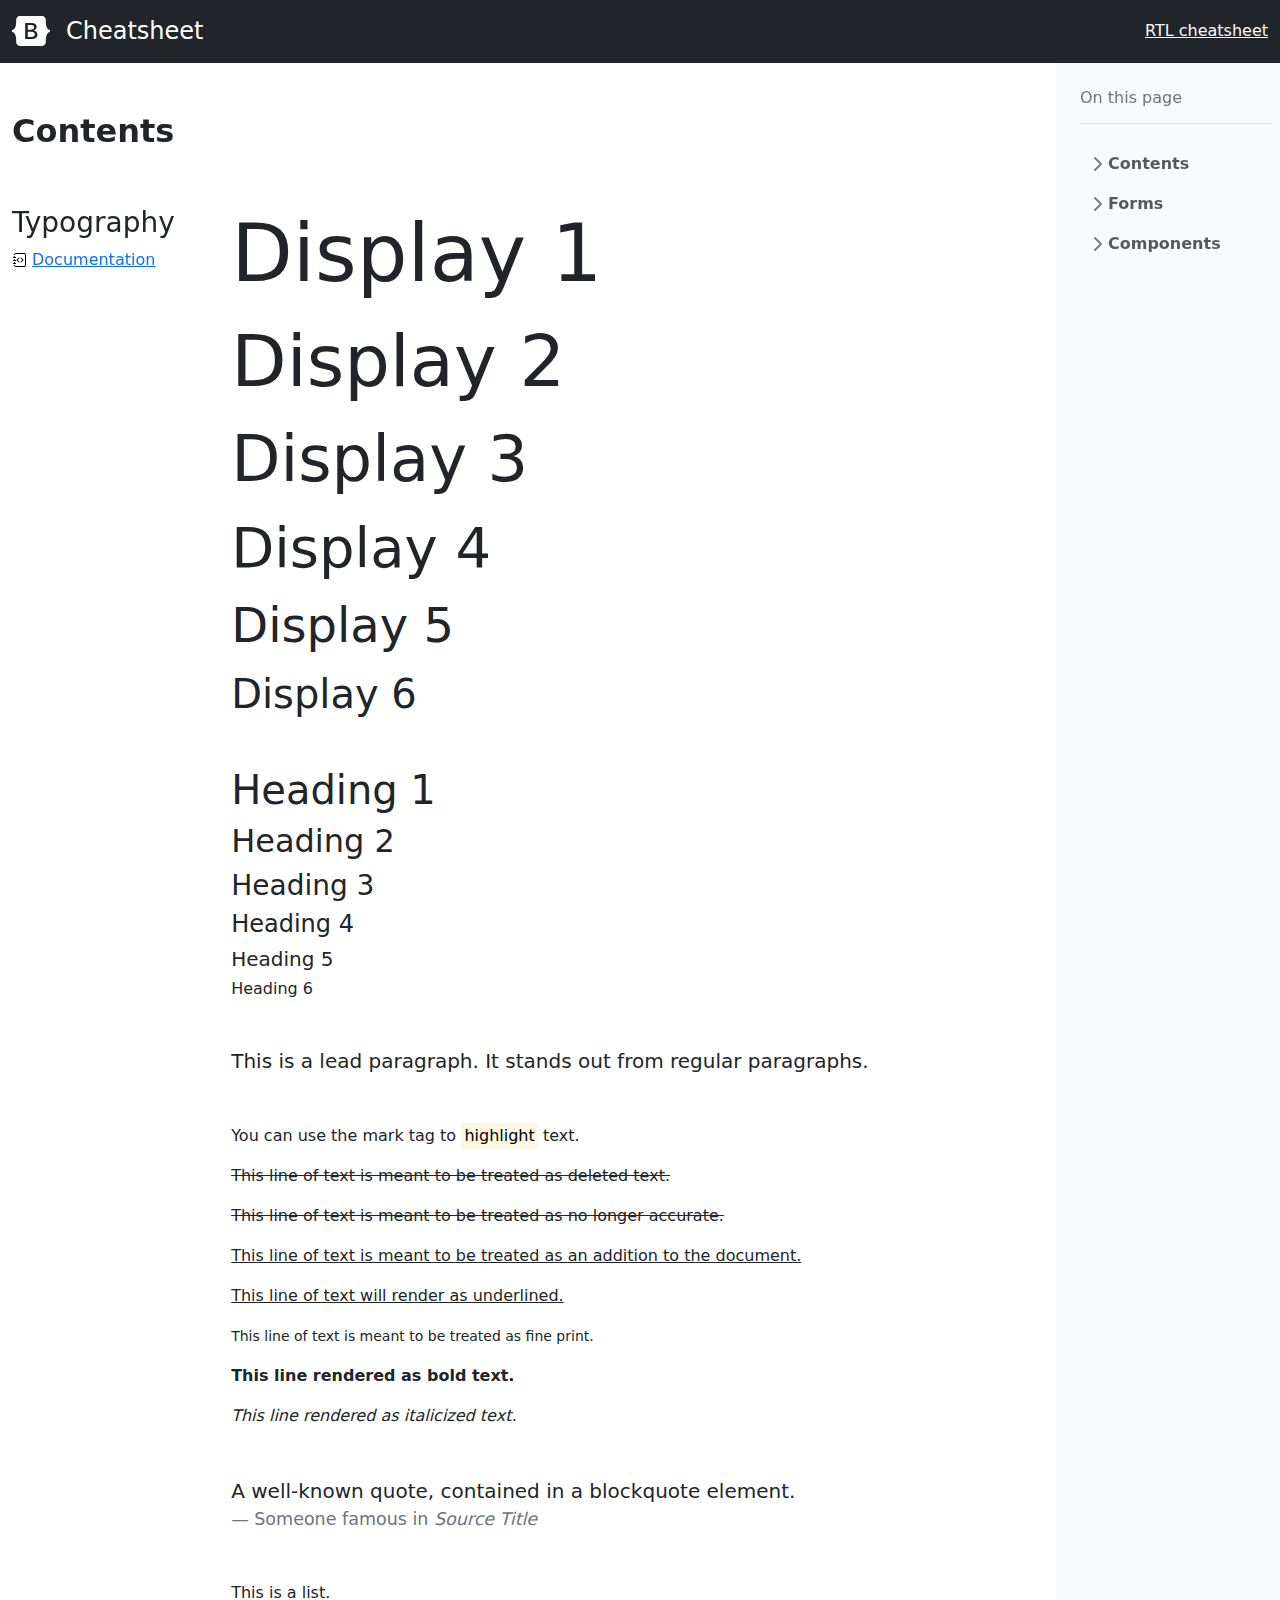
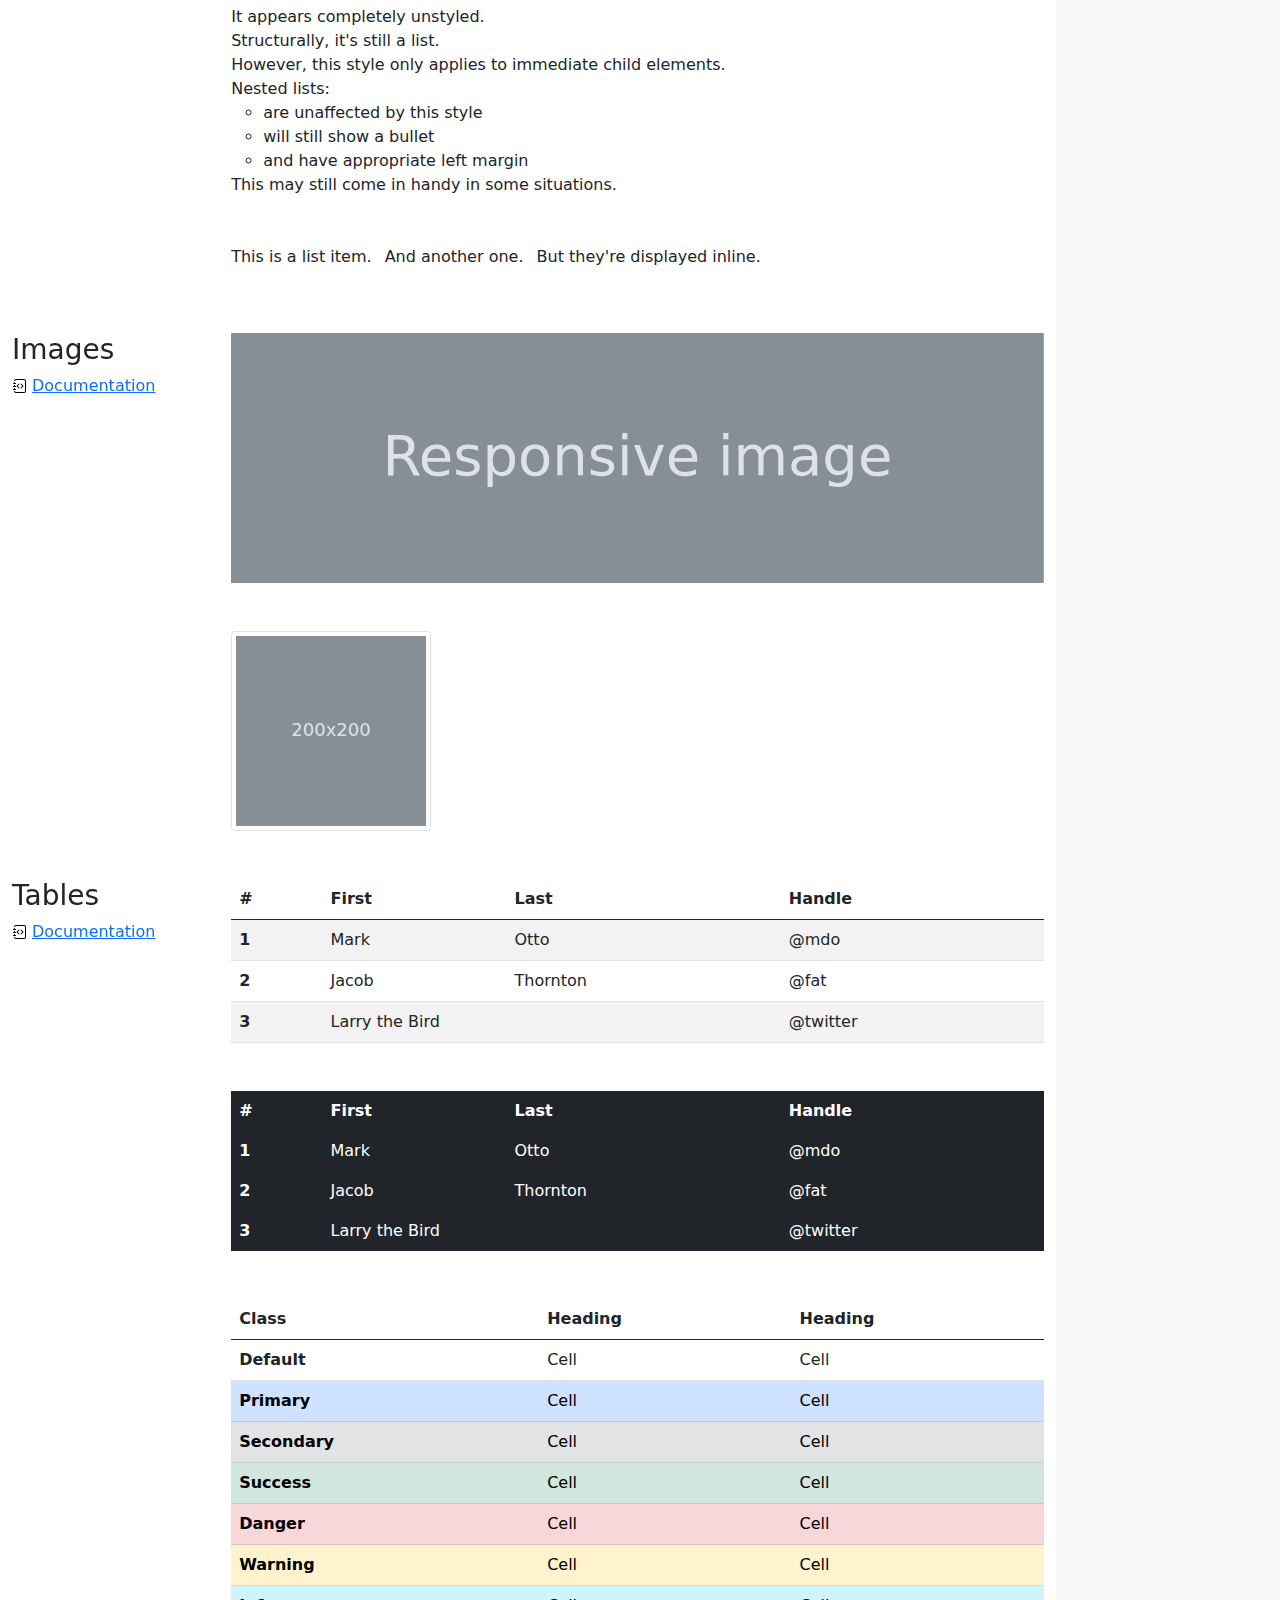
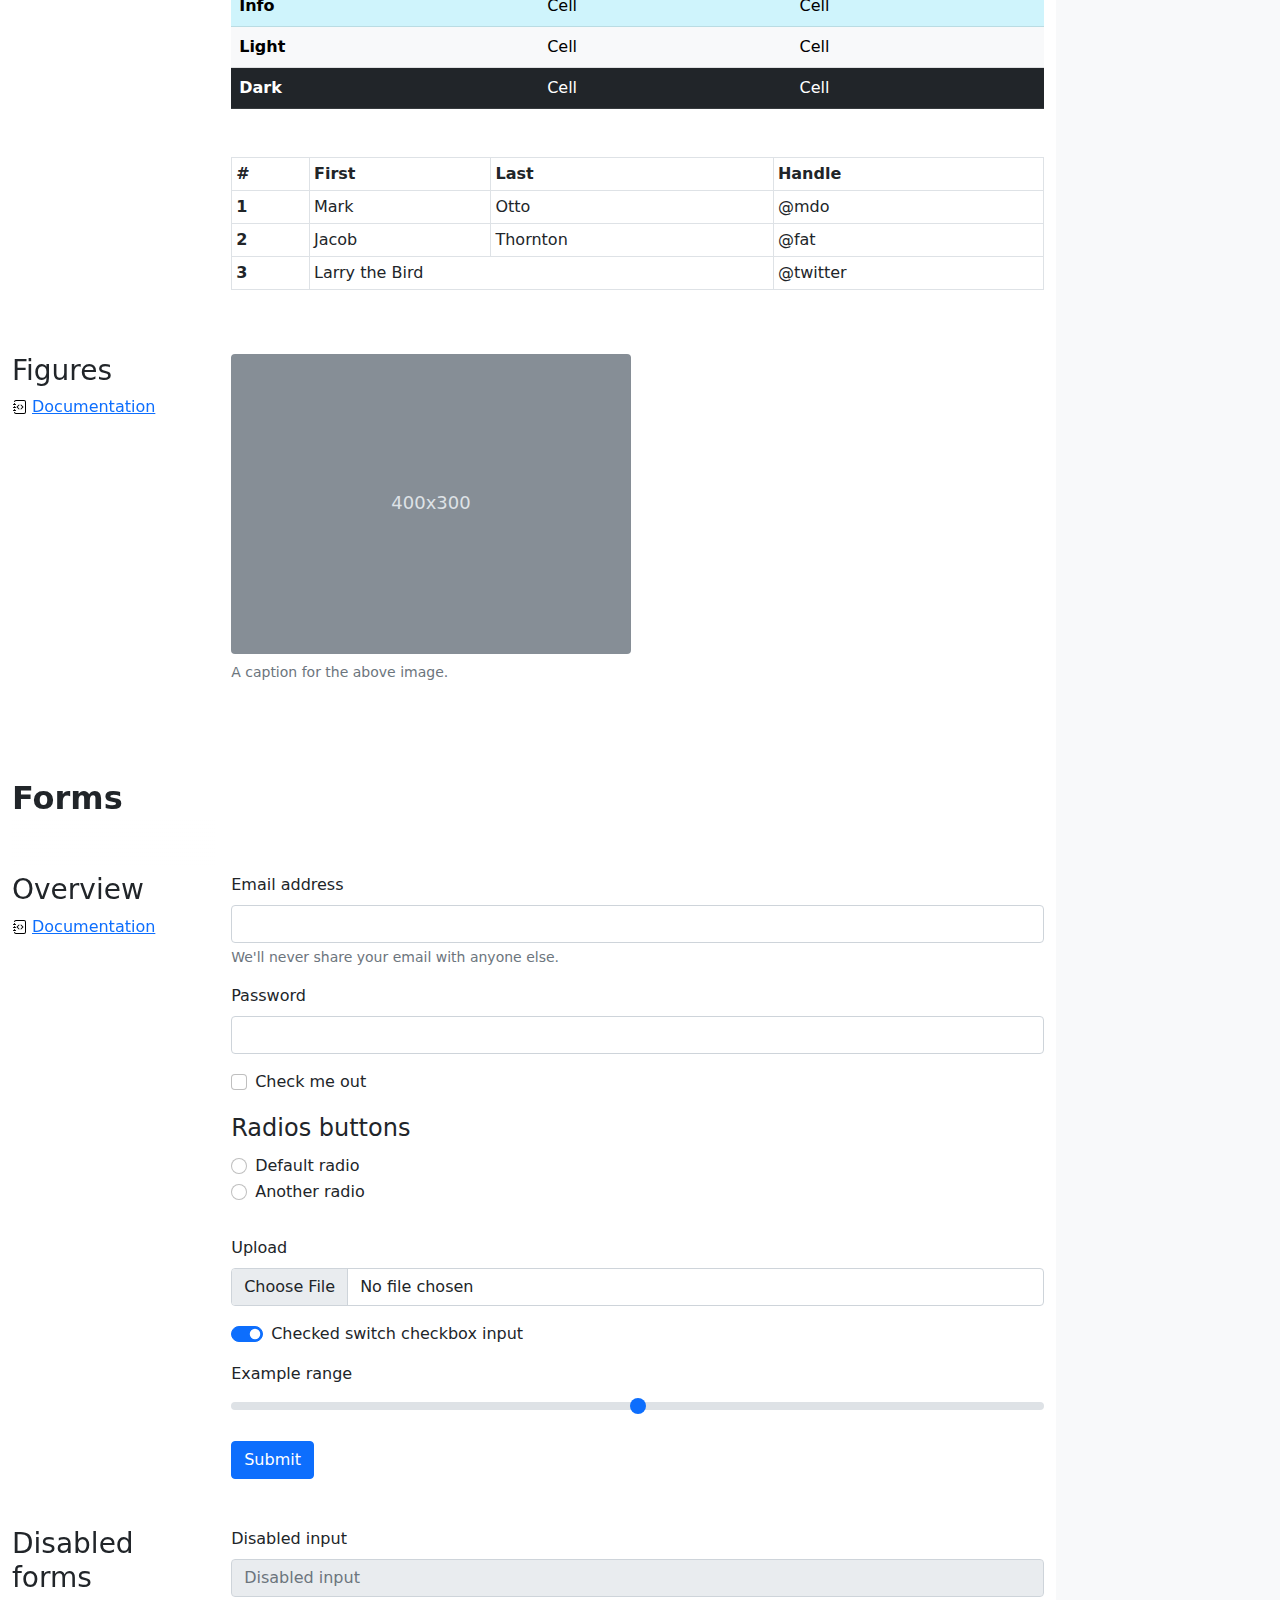
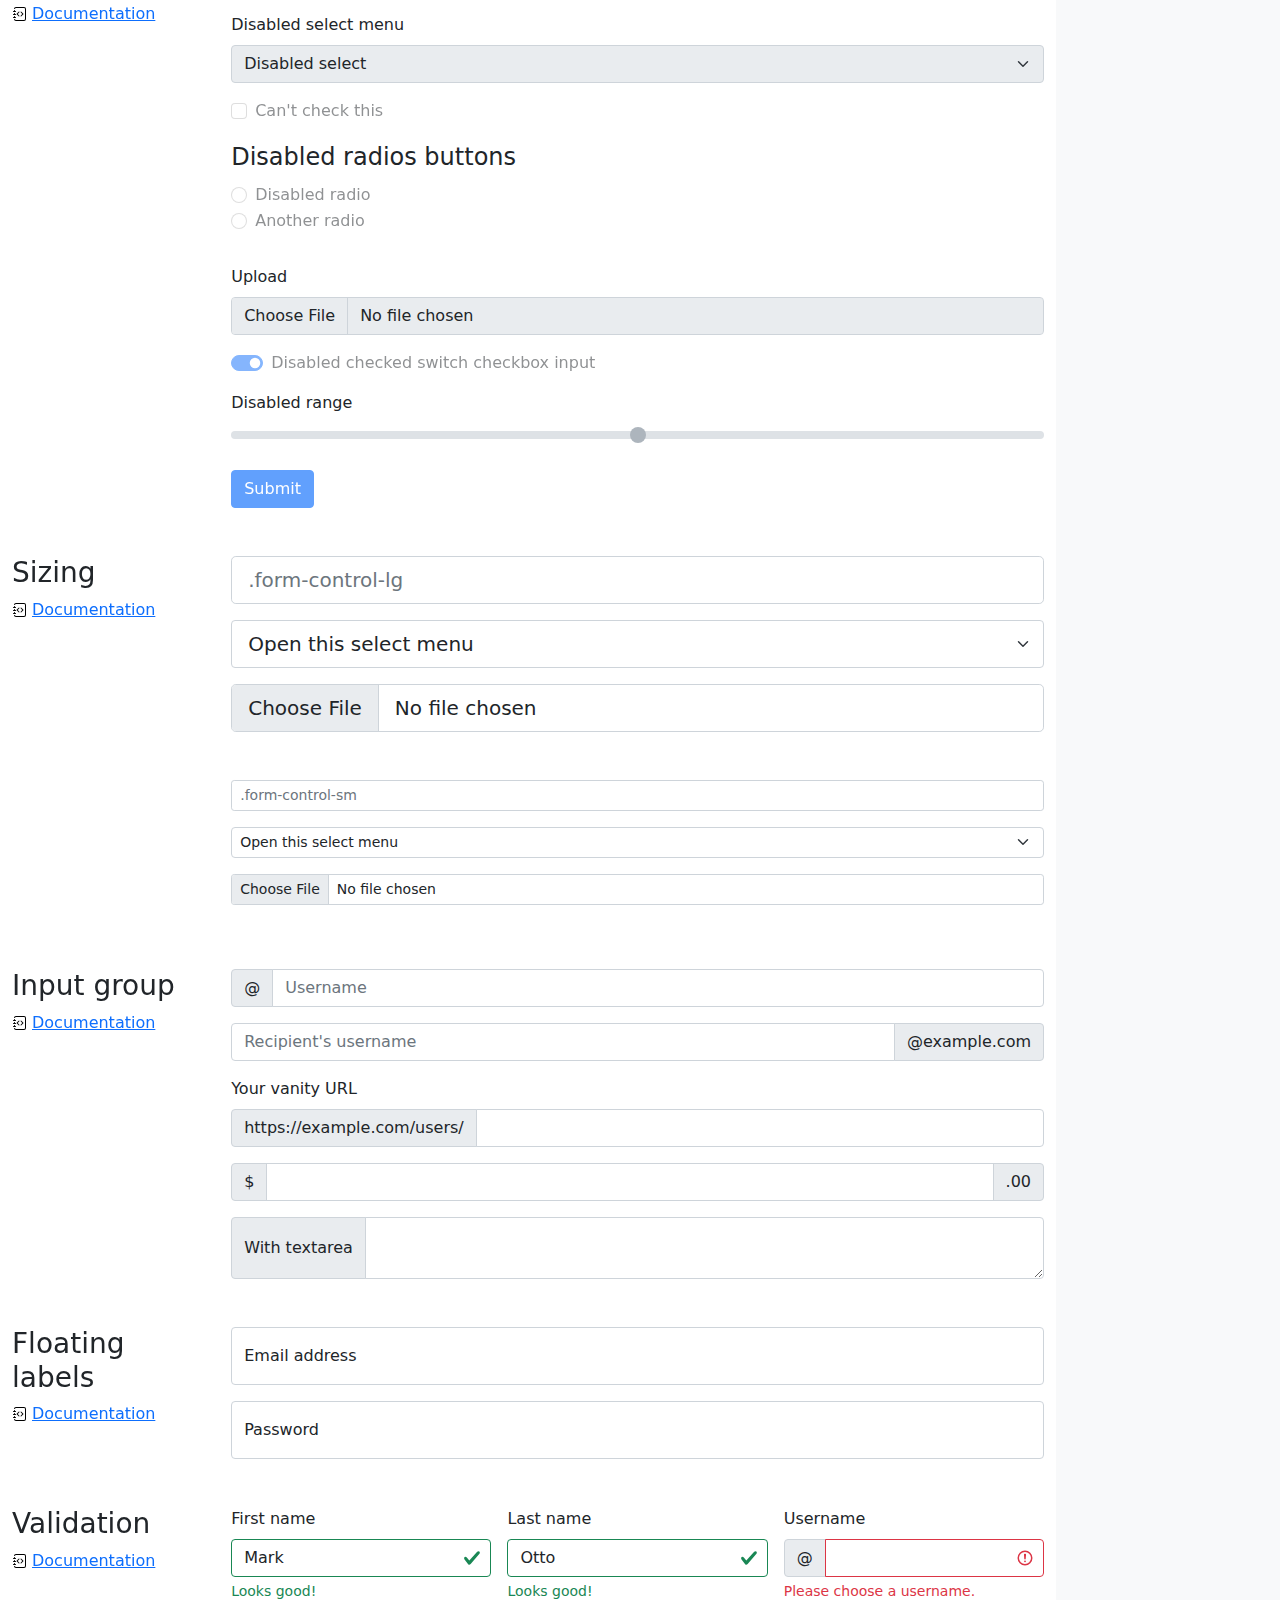
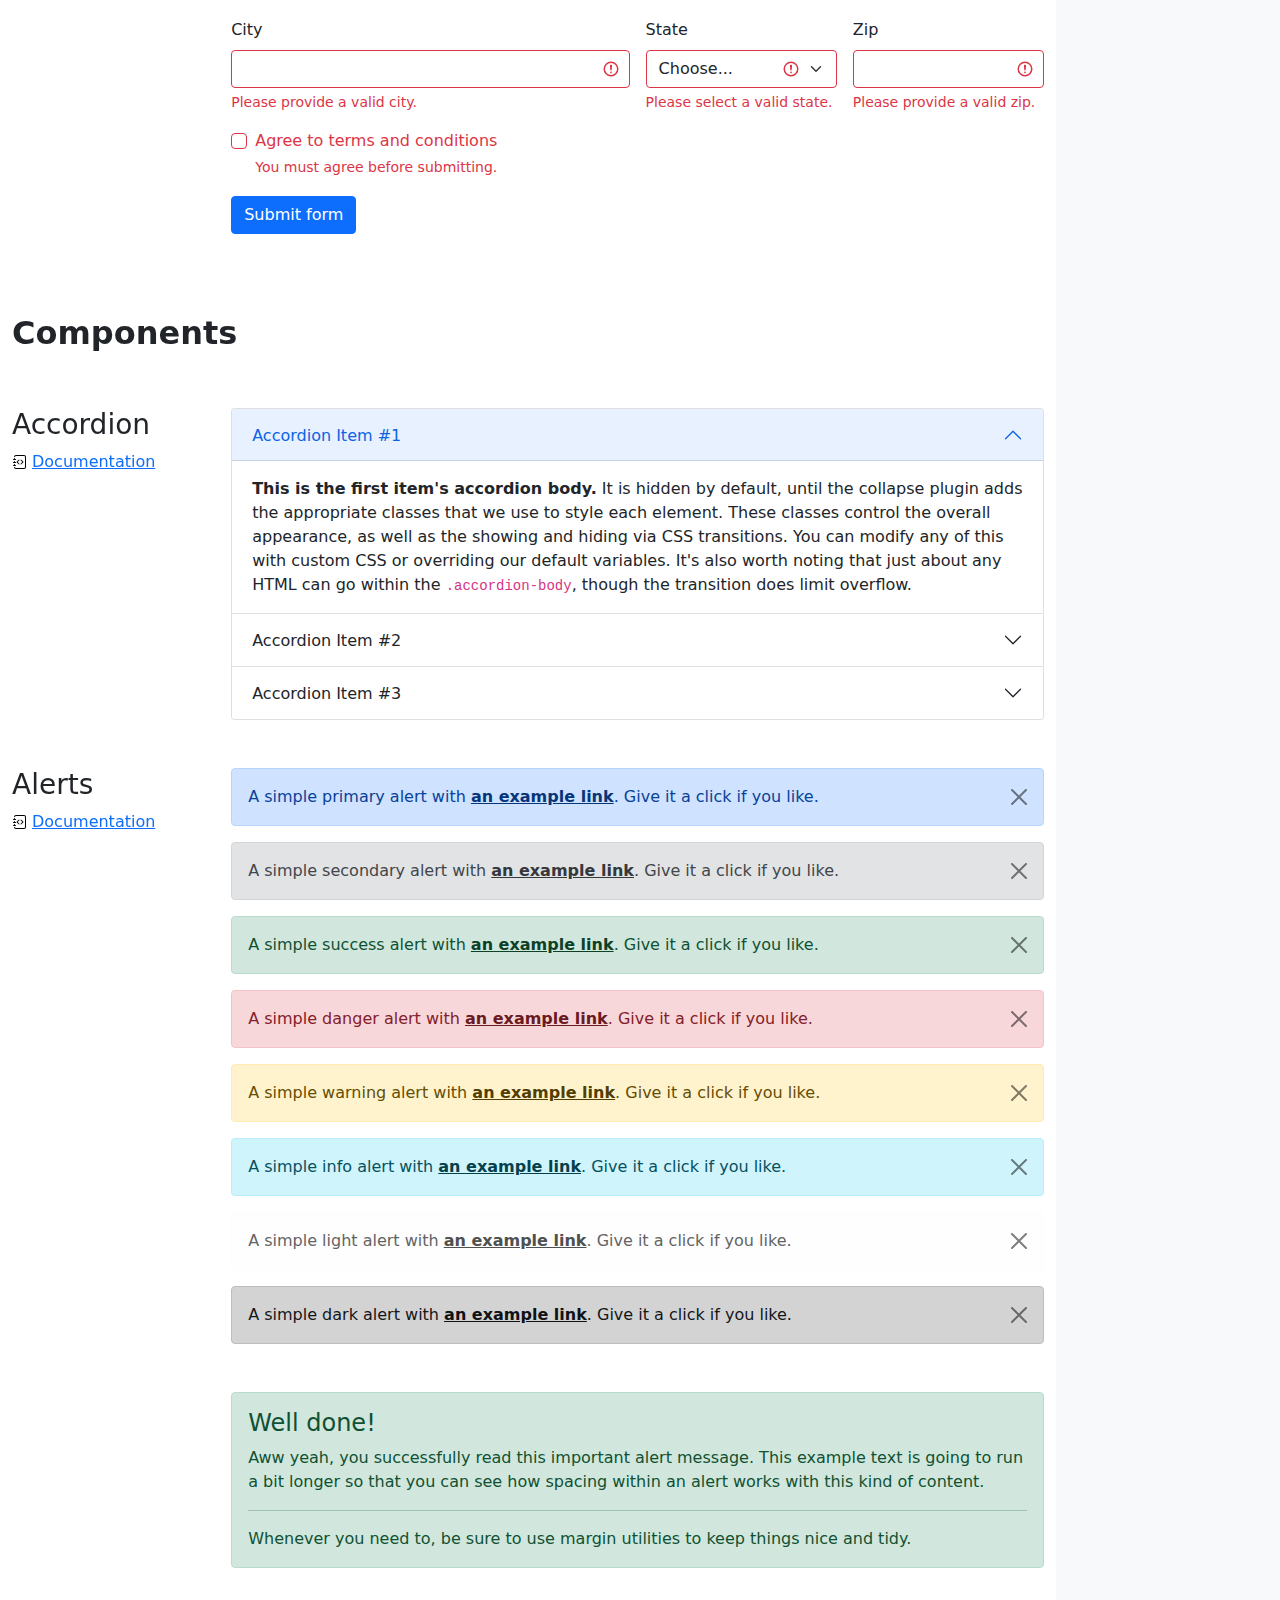
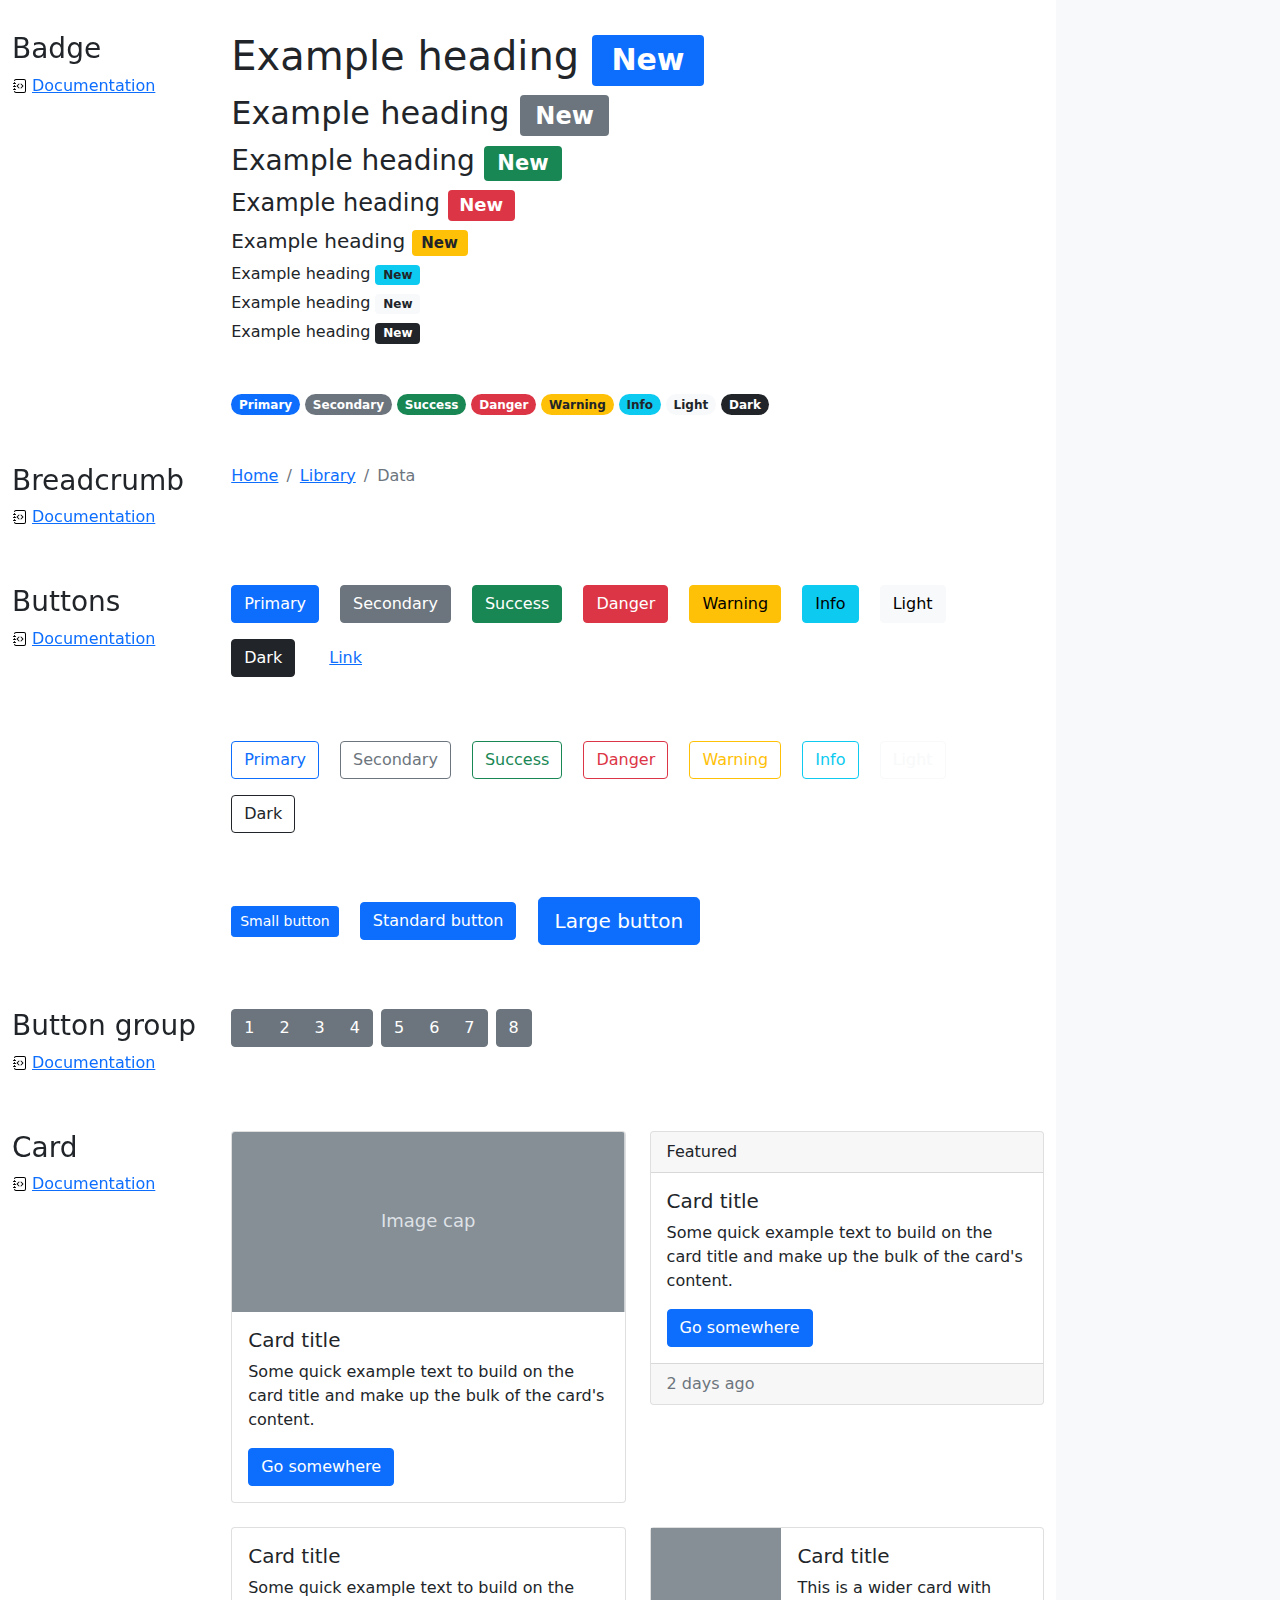
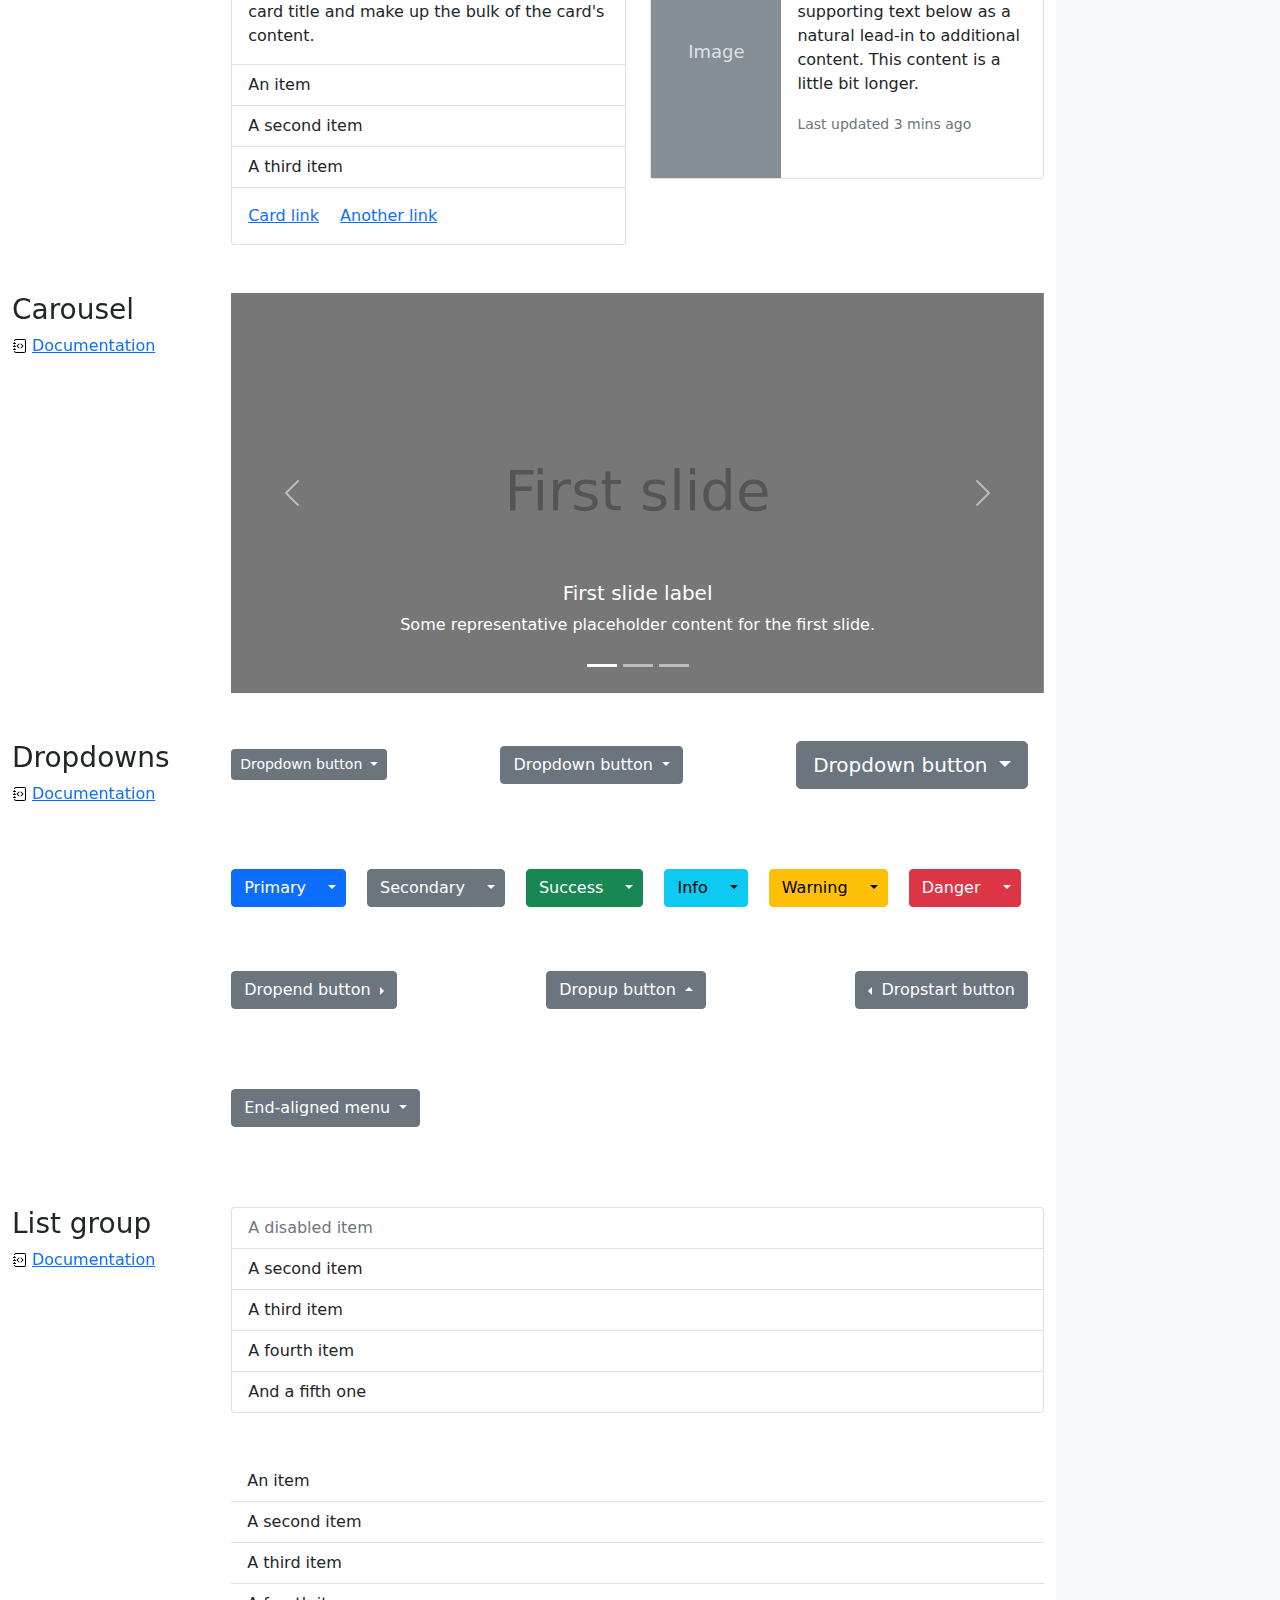
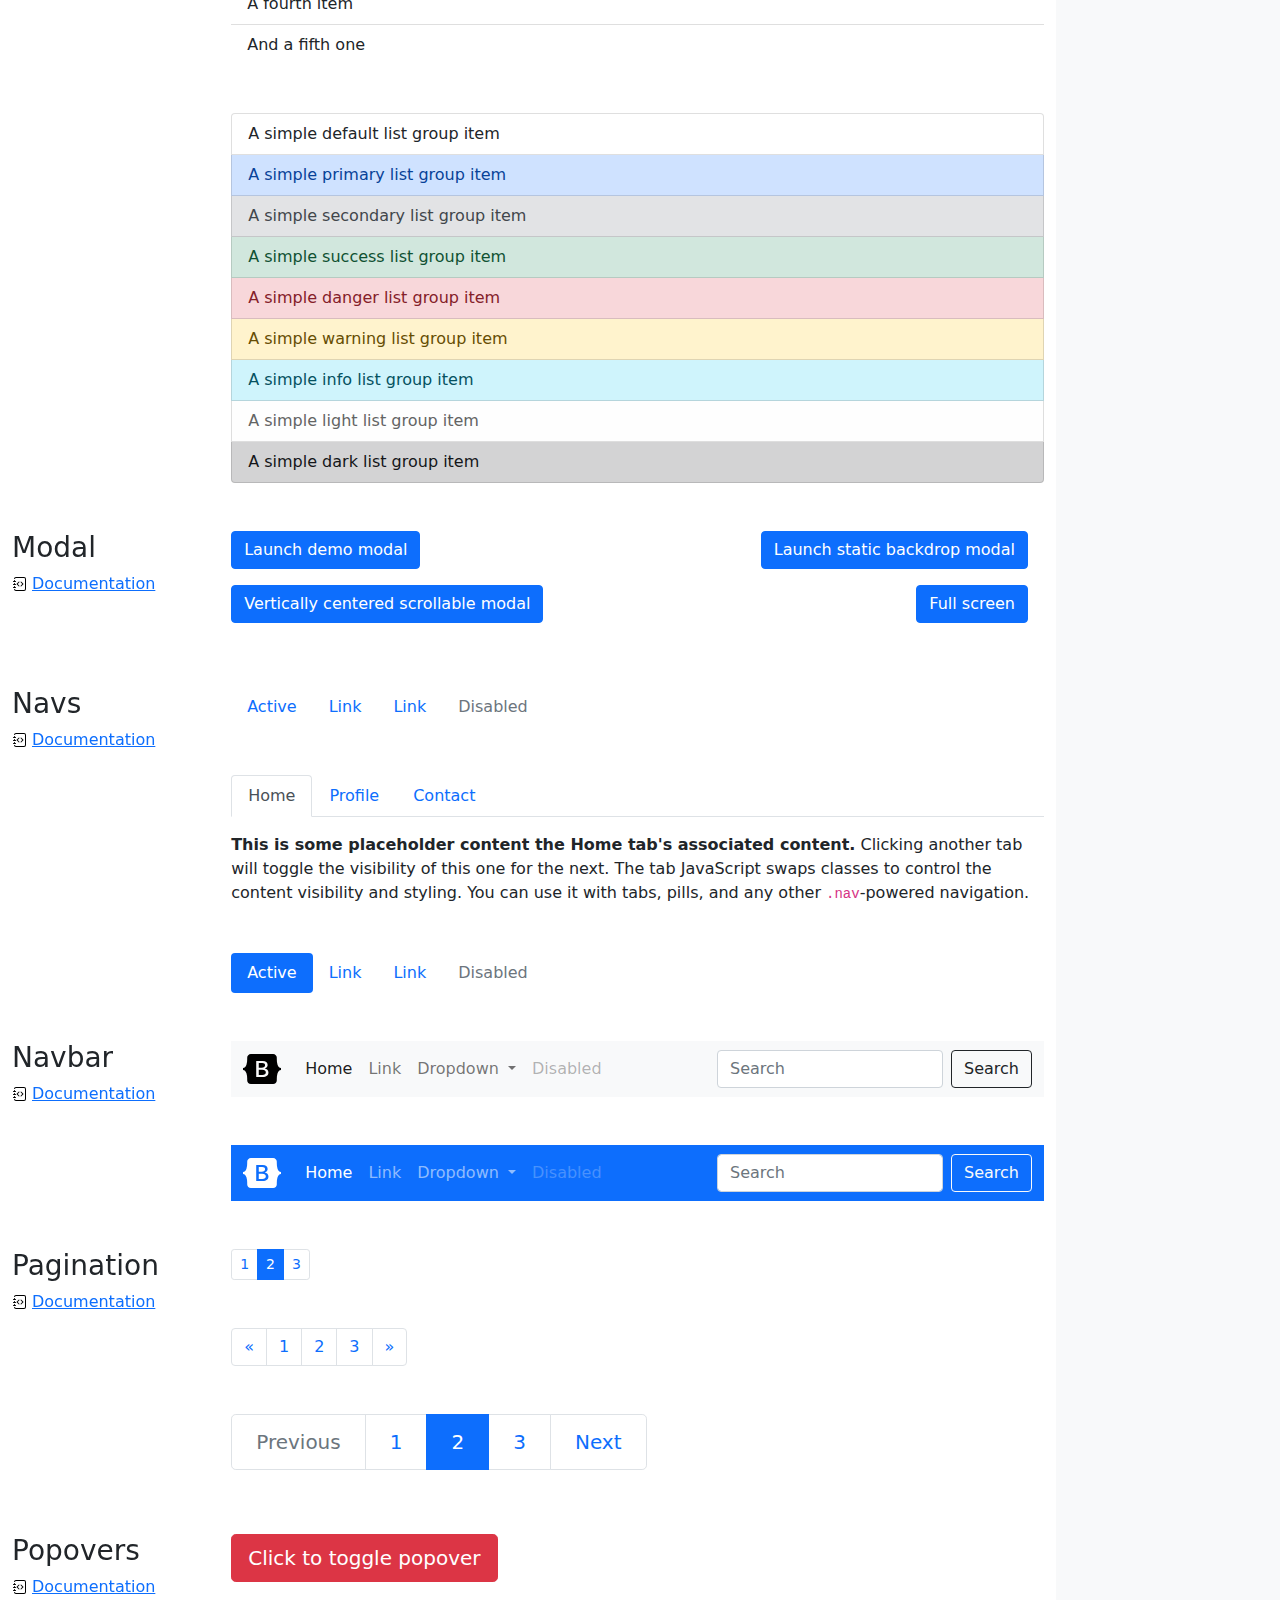
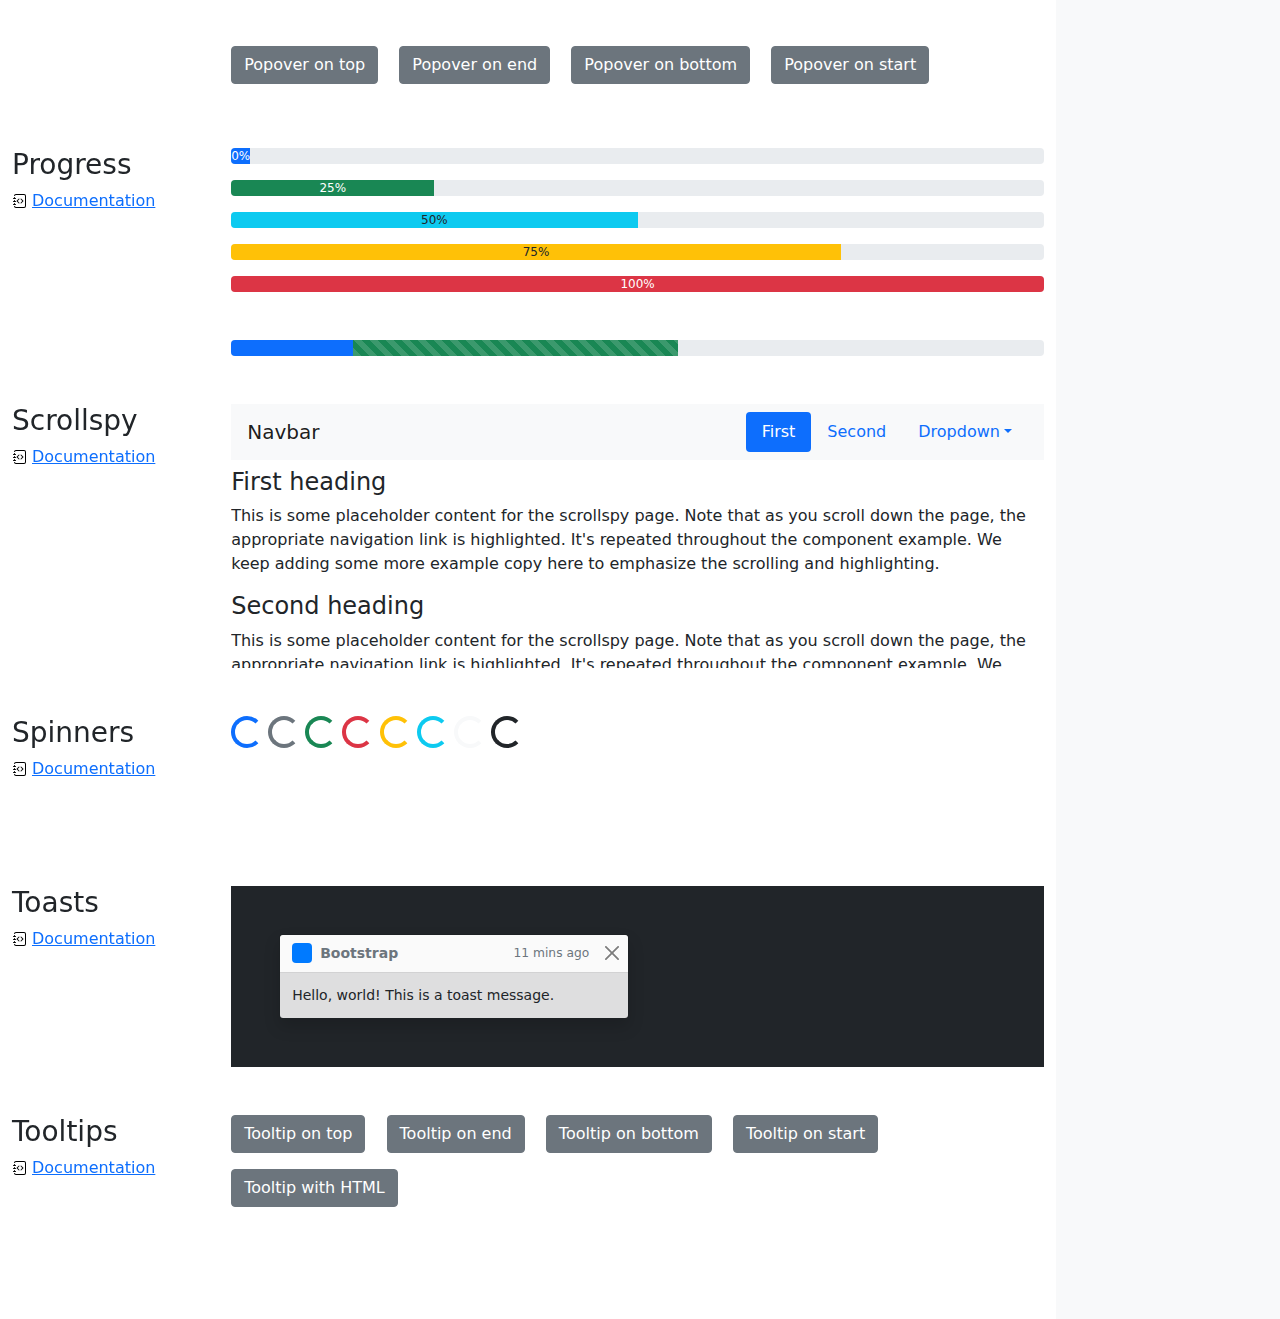
<file: bootstrap-5.0.2-examples/cheatsheet/index.html>
<!doctype html>
<html lang="en">
  <head>
    <meta charset="utf-8">
    <meta name="viewport" content="width=device-width, initial-scale=1">
    <meta name="description" content="">
    <meta name="author" content="Mark Otto, Jacob Thornton, and Bootstrap contributors">
    <meta name="generator" content="Hugo 0.84.0">
    <title>Cheatsheet · Bootstrap v5.0</title>

    <link rel="canonical" href="https://getbootstrap.com/docs/5.0/examples/cheatsheet/">

    

    <!-- Bootstrap core CSS -->
<link href="../assets/dist/css/bootstrap.min.css" rel="stylesheet">

    <style>
      .bd-placeholder-img {
        font-size: 1.125rem;
        text-anchor: middle;
        -webkit-user-select: none;
        -moz-user-select: none;
        user-select: none;
      }

      @media (min-width: 768px) {
        .bd-placeholder-img-lg {
          font-size: 3.5rem;
        }
      }
    </style>

    
    <!-- Custom styles for this template -->
    <link href="cheatsheet.css" rel="stylesheet">
  </head>
  <body class="bg-light">
    
<header class="bd-header bg-dark py-3 d-flex align-items-stretch border-bottom border-dark">
  <div class="container-fluid d-flex align-items-center">
    <h1 class="d-flex align-items-center fs-4 text-white mb-0">
      <img src="../assets/brand/bootstrap-logo-white.svg" width="38" height="30" class="me-3" alt="Bootstrap">
      Cheatsheet
    </h1>
    <a href="../examples/cheatsheet-rtl/" class="ms-auto link-light" hreflang="ar">RTL cheatsheet</a>
  </div>
</header>
<aside class="bd-aside sticky-xl-top text-muted align-self-start mb-3 mb-xl-5 px-2">
  <h2 class="h6 pt-4 pb-3 mb-4 border-bottom">On this page</h2>
  <nav class="small" id="toc">
    <ul class="list-unstyled">
      <li class="my-2">
        <button class="btn d-inline-flex align-items-center collapsed" data-bs-toggle="collapse" aria-expanded="false" data-bs-target="#contents-collapse" aria-controls="contents-collapse">Contents</button>
        <ul class="list-unstyled ps-3 collapse" id="contents-collapse">
          <li><a class="d-inline-flex align-items-center rounded" href="#typography">Typography</a></li>
          <li><a class="d-inline-flex align-items-center rounded" href="#images">Images</a></li>
          <li><a class="d-inline-flex align-items-center rounded" href="#tables">Tables</a></li>
          <li><a class="d-inline-flex align-items-center rounded" href="#figures">Figures</a></li>
        </ul>
      </li>
      <li class="my-2">
        <button class="btn d-inline-flex align-items-center collapsed" data-bs-toggle="collapse" aria-expanded="false" data-bs-target="#forms-collapse" aria-controls="forms-collapse">Forms</button>
        <ul class="list-unstyled ps-3 collapse" id="forms-collapse">
          <li><a class="d-inline-flex align-items-center rounded" href="#overview">Overview</a></li>
          <li><a class="d-inline-flex align-items-center rounded" href="#disabled-forms">Disabled forms</a></li>
          <li><a class="d-inline-flex align-items-center rounded" href="#sizing">Sizing</a></li>
          <li><a class="d-inline-flex align-items-center rounded" href="#input-group">Input group</a></li>
          <li><a class="d-inline-flex align-items-center rounded" href="#floating-labels">Floating labels</a></li>
          <li><a class="d-inline-flex align-items-center rounded" href="#validation">Validation</a></li>
        </ul>
      </li>
      <li class="my-2">
        <button class="btn d-inline-flex align-items-center collapsed" data-bs-toggle="collapse" aria-expanded="false" data-bs-target="#components-collapse" aria-controls="components-collapse">Components</button>
        <ul class="list-unstyled ps-3 collapse" id="components-collapse">
          <li><a class="d-inline-flex align-items-center rounded" href="#accordion">Accordion</a></li>
          <li><a class="d-inline-flex align-items-center rounded" href="#alerts">Alerts</a></li>
          <li><a class="d-inline-flex align-items-center rounded" href="#badge">Badge</a></li>
          <li><a class="d-inline-flex align-items-center rounded" href="#breadcrumb">Breadcrumb</a></li>
          <li><a class="d-inline-flex align-items-center rounded" href="#buttons">Buttons</a></li>
          <li><a class="d-inline-flex align-items-center rounded" href="#button-group">Button group</a></li>
          <li><a class="d-inline-flex align-items-center rounded" href="#card">Card</a></li>
          <li><a class="d-inline-flex align-items-center rounded" href="#carousel">Carousel</a></li>
          <li><a class="d-inline-flex align-items-center rounded" href="#dropdowns">Dropdowns</a></li>
          <li><a class="d-inline-flex align-items-center rounded" href="#list-group">List group</a></li>
          <li><a class="d-inline-flex align-items-center rounded" href="#modal">Modal</a></li>
          <li><a class="d-inline-flex align-items-center rounded" href="#navs">Navs</a></li>
          <li><a class="d-inline-flex align-items-center rounded" href="#navbar">Navbar</a></li>
          <li><a class="d-inline-flex align-items-center rounded" href="#pagination">Pagination</a></li>
          <li><a class="d-inline-flex align-items-center rounded" href="#popovers">Popovers</a></li>
          <li><a class="d-inline-flex align-items-center rounded" href="#progress">Progress</a></li>
          <li><a class="d-inline-flex align-items-center rounded" href="#scrollspy">Scrollspy</a></li>
          <li><a class="d-inline-flex align-items-center rounded" href="#spinners">Spinners</a></li>
          <li><a class="d-inline-flex align-items-center rounded" href="#toasts">Toasts</a></li>
          <li><a class="d-inline-flex align-items-center rounded" href="#tooltips">Tooltips</a></li>
        </ul>
      </li>
    </ul>
  </nav>
</aside>
<div class="bd-cheatsheet container-fluid bg-body">
  <section id="content">
    <h2 class="sticky-xl-top fw-bold pt-3 pt-xl-5 pb-2 pb-xl-3">Contents</h2>

    <article class="my-3" id="typography">
      <div class="bd-heading sticky-xl-top align-self-start mt-5 mb-3 mt-xl-0 mb-xl-2">
        <h3>Typography</h3>
        <a class="d-flex align-items-center" href="../content/typography/">Documentation</a>
      </div>

      <div>
        <div class="bd-example">
        <p class="display-1">Display 1</p>
        <p class="display-2">Display 2</p>
        <p class="display-3">Display 3</p>
        <p class="display-4">Display 4</p>
        <p class="display-5">Display 5</p>
        <p class="display-6">Display 6</p>
        </div>

        <div class="bd-example">
        <p class="h1">Heading 1</p>
        <p class="h2">Heading 2</p>
        <p class="h3">Heading 3</p>
        <p class="h4">Heading 4</p>
        <p class="h5">Heading 5</p>
        <p class="h6">Heading 6</p>
        </div>

        <div class="bd-example">
        <p class="lead">
          This is a lead paragraph. It stands out from regular paragraphs.
        </p>
        </div>

        <div class="bd-example">
        <p>You can use the mark tag to <mark>highlight</mark> text.</p>
        <p><del>This line of text is meant to be treated as deleted text.</del></p>
        <p><s>This line of text is meant to be treated as no longer accurate.</s></p>
        <p><ins>This line of text is meant to be treated as an addition to the document.</ins></p>
        <p><u>This line of text will render as underlined.</u></p>
        <p><small>This line of text is meant to be treated as fine print.</small></p>
        <p><strong>This line rendered as bold text.</strong></p>
        <p><em>This line rendered as italicized text.</em></p>
        </div>

        <div class="bd-example">
        <blockquote class="blockquote">
          <p>A well-known quote, contained in a blockquote element.</p>
          <footer class="blockquote-footer">Someone famous in <cite title="Source Title">Source Title</cite></footer>
        </blockquote>
        </div>

        <div class="bd-example">
        <ul class="list-unstyled">
          <li>This is a list.</li>
          <li>It appears completely unstyled.</li>
          <li>Structurally, it's still a list.</li>
          <li>However, this style only applies to immediate child elements.</li>
          <li>Nested lists:
            <ul>
              <li>are unaffected by this style</li>
              <li>will still show a bullet</li>
              <li>and have appropriate left margin</li>
            </ul>
          </li>
          <li>This may still come in handy in some situations.</li>
        </ul>
        </div>

        <div class="bd-example">
        <ul class="list-inline">
          <li class="list-inline-item">This is a list item.</li>
          <li class="list-inline-item">And another one.</li>
          <li class="list-inline-item">But they're displayed inline.</li>
        </ul>
        </div>
      </div>
    </article>
    <article class="my-3" id="images">
      <div class="bd-heading sticky-xl-top align-self-start mt-5 mb-3 mt-xl-0 mb-xl-2">
        <h3>Images</h3>
        <a class="d-flex align-items-center" href="../content/images/">Documentation</a>
      </div>

      <div>
        <div class="bd-example">
        <svg class="bd-placeholder-img bd-placeholder-img-lg img-fluid" width="100%" height="250" xmlns="http://www.w3.org/2000/svg" role="img" aria-label="Placeholder: Responsive image" preserveAspectRatio="xMidYMid slice" focusable="false"><title>Placeholder</title><rect width="100%" height="100%" fill="#868e96"/><text x="50%" y="50%" fill="#dee2e6" dy=".3em">Responsive image</text></svg>

        </div>

        <div class="bd-example">
        <svg class="bd-placeholder-img img-thumbnail" width="200" height="200" xmlns="http://www.w3.org/2000/svg" role="img" aria-label="A generic square placeholder image with a white border around it, making it resemble a photograph taken with an old instant camera: 200x200" preserveAspectRatio="xMidYMid slice" focusable="false"><title>A generic square placeholder image with a white border around it, making it resemble a photograph taken with an old instant camera</title><rect width="100%" height="100%" fill="#868e96"/><text x="50%" y="50%" fill="#dee2e6" dy=".3em">200x200</text></svg>

        </div>
      </div>
    </article>
    <article class="my-3" id="tables">
      <div class="bd-heading sticky-xl-top align-self-start mt-5 mb-3 mt-xl-0 mb-xl-2">
        <h3>Tables</h3>
        <a class="d-flex align-items-center" href="../content/tables/">Documentation</a>
      </div>

      <div>
        <div class="bd-example">
        <table class="table table-striped">
          <thead>
          <tr>
            <th scope="col">#</th>
            <th scope="col">First</th>
            <th scope="col">Last</th>
            <th scope="col">Handle</th>
          </tr>
          </thead>
          <tbody>
          <tr>
            <th scope="row">1</th>
            <td>Mark</td>
            <td>Otto</td>
            <td>@mdo</td>
          </tr>
          <tr>
            <th scope="row">2</th>
            <td>Jacob</td>
            <td>Thornton</td>
            <td>@fat</td>
          </tr>
          <tr>
            <th scope="row">3</th>
            <td colspan="2">Larry the Bird</td>
            <td>@twitter</td>
          </tr>
          </tbody>
        </table>
        </div>

        <div class="bd-example">
        <table class="table table-dark table-borderless">
          <thead>
          <tr>
            <th scope="col">#</th>
            <th scope="col">First</th>
            <th scope="col">Last</th>
            <th scope="col">Handle</th>
          </tr>
          </thead>
          <tbody>
          <tr>
            <th scope="row">1</th>
            <td>Mark</td>
            <td>Otto</td>
            <td>@mdo</td>
          </tr>
          <tr>
            <th scope="row">2</th>
            <td>Jacob</td>
            <td>Thornton</td>
            <td>@fat</td>
          </tr>
          <tr>
            <th scope="row">3</th>
            <td colspan="2">Larry the Bird</td>
            <td>@twitter</td>
          </tr>
          </tbody>
        </table>
        </div>

        <div class="bd-example">
        <table class="table table-hover">
          <thead>
          <tr>
            <th scope="col">Class</th>
            <th scope="col">Heading</th>
            <th scope="col">Heading</th>
          </tr>
          </thead>
          <tbody>
          <tr>
            <th scope="row">Default</th>
            <td>Cell</td>
            <td>Cell</td>
          </tr>
          
          <tr class="table-primary">
            <th scope="row">Primary</th>
            <td>Cell</td>
            <td>Cell</td>
          </tr>
          <tr class="table-secondary">
            <th scope="row">Secondary</th>
            <td>Cell</td>
            <td>Cell</td>
          </tr>
          <tr class="table-success">
            <th scope="row">Success</th>
            <td>Cell</td>
            <td>Cell</td>
          </tr>
          <tr class="table-danger">
            <th scope="row">Danger</th>
            <td>Cell</td>
            <td>Cell</td>
          </tr>
          <tr class="table-warning">
            <th scope="row">Warning</th>
            <td>Cell</td>
            <td>Cell</td>
          </tr>
          <tr class="table-info">
            <th scope="row">Info</th>
            <td>Cell</td>
            <td>Cell</td>
          </tr>
          <tr class="table-light">
            <th scope="row">Light</th>
            <td>Cell</td>
            <td>Cell</td>
          </tr>
          <tr class="table-dark">
            <th scope="row">Dark</th>
            <td>Cell</td>
            <td>Cell</td>
          </tr>
          </tbody>
        </table>
        </div>

        <div class="bd-example">
        <table class="table table-sm table-bordered">
          <thead>
          <tr>
            <th scope="col">#</th>
            <th scope="col">First</th>
            <th scope="col">Last</th>
            <th scope="col">Handle</th>
          </tr>
          </thead>
          <tbody>
          <tr>
            <th scope="row">1</th>
            <td>Mark</td>
            <td>Otto</td>
            <td>@mdo</td>
          </tr>
          <tr>
            <th scope="row">2</th>
            <td>Jacob</td>
            <td>Thornton</td>
            <td>@fat</td>
          </tr>
          <tr>
            <th scope="row">3</th>
            <td colspan="2">Larry the Bird</td>
            <td>@twitter</td>
          </tr>
          </tbody>
        </table>
        </div>
      </div>
    </article>
    <article class="my-3" id="figures">
      <div class="bd-heading sticky-xl-top align-self-start mt-5 mb-3 mt-xl-0 mb-xl-2">
        <h3>Figures</h3>
        <a class="d-flex align-items-center" href="../content/figures/">Documentation</a>
      </div>

      <div>
        <div class="bd-example">
        <figure class="figure">
          <svg class="bd-placeholder-img figure-img img-fluid rounded" width="400" height="300" xmlns="http://www.w3.org/2000/svg" role="img" aria-label="Placeholder: 400x300" preserveAspectRatio="xMidYMid slice" focusable="false"><title>Placeholder</title><rect width="100%" height="100%" fill="#868e96"/><text x="50%" y="50%" fill="#dee2e6" dy=".3em">400x300</text></svg>

          <figcaption class="figure-caption">A caption for the above image.</figcaption>
        </figure>
        </div>
      </div>
    </article>
  </section>

  <section id="forms">
    <h2 class="sticky-xl-top fw-bold pt-3 pt-xl-5 pb-2 pb-xl-3">Forms</h2>

    <article class="my-3" id="overview">
      <div class="bd-heading sticky-xl-top align-self-start mt-5 mb-3 mt-xl-0 mb-xl-2">
        <h3>Overview</h3>
        <a class="d-flex align-items-center" href="../forms/overview/">Documentation</a>
      </div>

      <div>
        <div class="bd-example">
        <form>
          <div class="mb-3">
            <label for="exampleInputEmail1" class="form-label">Email address</label>
            <input type="email" class="form-control" id="exampleInputEmail1" aria-describedby="emailHelp">
            <div id="emailHelp" class="form-text">We'll never share your email with anyone else.</div>
          </div>
          <div class="mb-3">
            <label for="exampleInputPassword1" class="form-label">Password</label>
            <input type="password" class="form-control" id="exampleInputPassword1">
          </div>
          <div class="mb-3 form-check">
            <input type="checkbox" class="form-check-input" id="exampleCheck1">
            <label class="form-check-label" for="exampleCheck1">Check me out</label>
          </div>
          <fieldset class="mb-3">
            <legend>Radios buttons</legend>
            <div class="form-check">
              <input type="radio" name="radios" class="form-check-input" id="exampleRadio1">
              <label class="form-check-label" for="exampleRadio1">Default radio</label>
            </div>
            <div class="mb-3 form-check">
              <input type="radio" name="radios" class="form-check-input" id="exampleRadio2">
              <label class="form-check-label" for="exampleRadio2">Another radio</label>
            </div>
          </fieldset>
          <div class="mb-3">
            <label class="form-label" for="customFile">Upload</label>
            <input type="file" class="form-control" id="customFile">
          </div>
          <div class="mb-3 form-check form-switch">
            <input class="form-check-input" type="checkbox" id="flexSwitchCheckChecked" checked>
            <label class="form-check-label" for="flexSwitchCheckChecked">Checked switch checkbox input</label>
          </div>
          <div class="mb-3">
            <label for="customRange3" class="form-label">Example range</label>
            <input type="range" class="form-range" min="0" max="5" step="0.5" id="customRange3">
          </div>
          <button type="submit" class="btn btn-primary">Submit</button>
        </form>
        </div>
      </div>
    </article>
    <article class="my-3" id="disabled-forms">
      <div class="bd-heading sticky-xl-top align-self-start mt-5 mb-3 mt-xl-0 mb-xl-2">
        <h3>Disabled forms</h3>
        <a class="d-flex align-items-center" href="../forms/overview/#disabled-forms">Documentation</a>
      </div>

      <div>
        <div class="bd-example">
        <form>
          <fieldset disabled aria-label="Disabled fieldset example">
            <div class="mb-3">
              <label for="disabledTextInput" class="form-label">Disabled input</label>
              <input type="text" id="disabledTextInput" class="form-control" placeholder="Disabled input">
            </div>
            <div class="mb-3">
              <label for="disabledSelect" class="form-label">Disabled select menu</label>
              <select id="disabledSelect" class="form-select">
                <option>Disabled select</option>
              </select>
            </div>
            <div class="mb-3">
              <div class="form-check">
                <input class="form-check-input" type="checkbox" id="disabledFieldsetCheck" disabled>
                <label class="form-check-label" for="disabledFieldsetCheck">
                  Can't check this
                </label>
              </div>
            </div>
            <fieldset class="mb-3">
              <legend>Disabled radios buttons</legend>
              <div class="form-check">
                <input type="radio" name="radios" class="form-check-input" id="disabledRadio1" disabled>
                <label class="form-check-label" for="disabledRadio1">Disabled radio</label>
              </div>
              <div class="mb-3 form-check">
                <input type="radio" name="radios" class="form-check-input" id="disabledRadio2" disabled>
                <label class="form-check-label" for="disabledRadio2">Another radio</label>
              </div>
            </fieldset>
            <div class="mb-3">
              <label class="form-label" for="disabledCustomFile">Upload</label>
              <input type="file" class="form-control" id="disabledCustomFile" disabled>
            </div>
            <div class="mb-3 form-check form-switch">
              <input class="form-check-input" type="checkbox" id="disabledSwitchCheckChecked" checked disabled>
              <label class="form-check-label" for="disabledSwitchCheckChecked">Disabled checked switch checkbox input</label>
            </div>
            <div class="mb-3">
              <label for="disabledRange" class="form-label">Disabled range</label>
              <input type="range" class="form-range" min="0" max="5" step="0.5" id="disabledRange">
            </div>
            <button type="submit" class="btn btn-primary">Submit</button>
          </fieldset>
        </form>
        </div>
      </div>
    </article>
    <article class="my-3" id="sizing">
      <div class="bd-heading sticky-xl-top align-self-start mt-5 mb-3 mt-xl-0 mb-xl-2">
        <h3>Sizing</h3>
        <a class="d-flex align-items-center" href="../forms/form-control/#sizing">Documentation</a>
      </div>

      <div>
        <div class="bd-example">
        <div class="mb-3">
          <input class="form-control form-control-lg" type="text" placeholder=".form-control-lg" aria-label=".form-control-lg example">
        </div>
        <div class="mb-3">
          <select class="form-select form-select-lg mb-3" aria-label=".form-select-lg example">
            <option selected>Open this select menu</option>
            <option value="1">One</option>
            <option value="2">Two</option>
            <option value="3">Three</option>
          </select>
        </div>
        <div class="mb-3">
          <input type="file" class="form-control form-control-lg" aria-label="Large file input example">
        </div>
        </div>

        <div class="bd-example">
        <div class="mb-3">
          <input class="form-control form-control-sm" type="text" placeholder=".form-control-sm" aria-label=".form-control-sm example">
        </div>
        <div class="mb-3">
          <select class="form-select form-select-sm" aria-label=".form-select-sm example">
            <option selected>Open this select menu</option>
            <option value="1">One</option>
            <option value="2">Two</option>
            <option value="3">Three</option>
          </select>
        </div>
        <div class="mb-3">
          <input type="file" class="form-control form-control-sm" aria-label="Small file input example">
        </div>
        </div>
      </div>
    </article>
    <article class="my-3" id="input-group">
      <div class="bd-heading sticky-xl-top align-self-start mt-5 mb-3 mt-xl-0 mb-xl-2">
        <h3>Input group</h3>
        <a class="d-flex align-items-center" href="../forms/input-group/">Documentation</a>
      </div>

      <div>
        <div class="bd-example">
        <div class="input-group mb-3">
          <span class="input-group-text" id="basic-addon1">@</span>
          <input type="text" class="form-control" placeholder="Username" aria-label="Username" aria-describedby="basic-addon1">
        </div>
        <div class="input-group mb-3">
          <input type="text" class="form-control" placeholder="Recipient's username" aria-label="Recipient's username" aria-describedby="basic-addon2">
          <span class="input-group-text" id="basic-addon2">@example.com</span>
        </div>
        <label for="basic-url" class="form-label">Your vanity URL</label>
        <div class="input-group mb-3">
          <span class="input-group-text" id="basic-addon3">https://example.com/users/</span>
          <input type="text" class="form-control" id="basic-url" aria-describedby="basic-addon3">
        </div>
        <div class="input-group mb-3">
          <span class="input-group-text">$</span>
          <input type="text" class="form-control" aria-label="Amount (to the nearest dollar)">
          <span class="input-group-text">.00</span>
        </div>
        <div class="input-group">
          <span class="input-group-text">With textarea</span>
          <textarea class="form-control" aria-label="With textarea"></textarea>
        </div>
        </div>
      </div>
    </article>
    <article class="my-3" id="floating-labels">
      <div class="bd-heading sticky-xl-top align-self-start mt-5 mb-3 mt-xl-0 mb-xl-2">
        <h3>Floating labels</h3>
        <a class="d-flex align-items-center" href="../forms/floating-labels/">Documentation</a>
      </div>

      <div>
        <div class="bd-example">
        <form>
          <div class="form-floating mb-3">
            <input type="email" class="form-control" id="floatingInput" placeholder="name@example.com">
            <label for="floatingInput">Email address</label>
          </div>
          <div class="form-floating">
            <input type="password" class="form-control" id="floatingPassword" placeholder="Password">
            <label for="floatingPassword">Password</label>
          </div>
        </form>
        </div>
      </div>
    </article>
    <article class="my-3" id="validation">
      <div class="bd-heading sticky-xl-top align-self-start mt-5 mb-3 mt-xl-0 mb-xl-2">
        <h3>Validation</h3>
        <a class="d-flex align-items-center" href="../forms/validation/">Documentation</a>
      </div>

      <div>
        <div class="bd-example">
        <form class="row g-3">
          <div class="col-md-4">
            <label for="validationServer01" class="form-label">First name</label>
            <input type="text" class="form-control is-valid" id="validationServer01" value="Mark" required>
            <div class="valid-feedback">
              Looks good!
            </div>
          </div>
          <div class="col-md-4">
            <label for="validationServer02" class="form-label">Last name</label>
            <input type="text" class="form-control is-valid" id="validationServer02" value="Otto" required>
            <div class="valid-feedback">
              Looks good!
            </div>
          </div>
          <div class="col-md-4">
            <label for="validationServerUsername" class="form-label">Username</label>
            <div class="input-group has-validation">
              <span class="input-group-text" id="inputGroupPrepend3">@</span>
              <input type="text" class="form-control is-invalid" id="validationServerUsername" aria-describedby="inputGroupPrepend3" required>
              <div class="invalid-feedback">
                Please choose a username.
              </div>
            </div>
          </div>
          <div class="col-md-6">
            <label for="validationServer03" class="form-label">City</label>
            <input type="text" class="form-control is-invalid" id="validationServer03" required>
            <div class="invalid-feedback">
              Please provide a valid city.
            </div>
          </div>
          <div class="col-md-3">
            <label for="validationServer04" class="form-label">State</label>
            <select class="form-select is-invalid" id="validationServer04" required>
              <option selected disabled value="">Choose...</option>
              <option>...</option>
            </select>
            <div class="invalid-feedback">
              Please select a valid state.
            </div>
          </div>
          <div class="col-md-3">
            <label for="validationServer05" class="form-label">Zip</label>
            <input type="text" class="form-control is-invalid" id="validationServer05" required>
            <div class="invalid-feedback">
              Please provide a valid zip.
            </div>
          </div>
          <div class="col-12">
            <div class="form-check">
              <input class="form-check-input is-invalid" type="checkbox" value="" id="invalidCheck3" required>
              <label class="form-check-label" for="invalidCheck3">
                Agree to terms and conditions
              </label>
              <div class="invalid-feedback">
                You must agree before submitting.
              </div>
            </div>
          </div>
          <div class="col-12">
            <button class="btn btn-primary" type="submit">Submit form</button>
          </div>
        </form>
        </div>
      </div>
    </article>
  </section>

  <section id="components">
    <h2 class="sticky-xl-top fw-bold pt-3 pt-xl-5 pb-2 pb-xl-3">Components</h2>

    <article class="my-3" id="accordion">
      <div class="bd-heading sticky-xl-top align-self-start mt-5 mb-3 mt-xl-0 mb-xl-2">
        <h3>Accordion</h3>
        <a class="d-flex align-items-center" href="../components/accordion/">Documentation</a>
      </div>

      <div>
        <div class="bd-example">
        <div class="accordion" id="accordionExample">
          <div class="accordion-item">
            <h4 class="accordion-header" id="headingOne">
              <button class="accordion-button" type="button" data-bs-toggle="collapse" data-bs-target="#collapseOne" aria-expanded="true" aria-controls="collapseOne">
                Accordion Item #1
              </button>
            </h4>
            <div id="collapseOne" class="accordion-collapse collapse show" aria-labelledby="headingOne" data-bs-parent="#accordionExample">
              <div class="accordion-body">
                <strong>This is the first item's accordion body.</strong> It is hidden by default, until the collapse plugin adds the appropriate classes that we use to style each element. These classes control the overall appearance, as well as the showing and hiding via CSS transitions. You can modify any of this with custom CSS or overriding our default variables. It's also worth noting that just about any HTML can go within the <code>.accordion-body</code>, though the transition does limit overflow.
              </div>
            </div>
          </div>
          <div class="accordion-item">
            <h4 class="accordion-header" id="headingTwo">
              <button class="accordion-button collapsed" type="button" data-bs-toggle="collapse" data-bs-target="#collapseTwo" aria-expanded="false" aria-controls="collapseTwo">
                Accordion Item #2
              </button>
            </h4>
            <div id="collapseTwo" class="accordion-collapse collapse" aria-labelledby="headingTwo" data-bs-parent="#accordionExample">
              <div class="accordion-body">
                <strong>This is the second item's accordion body.</strong> It is hidden by default, until the collapse plugin adds the appropriate classes that we use to style each element. These classes control the overall appearance, as well as the showing and hiding via CSS transitions. You can modify any of this with custom CSS or overriding our default variables. It's also worth noting that just about any HTML can go within the <code>.accordion-body</code>, though the transition does limit overflow.
              </div>
            </div>
          </div>
          <div class="accordion-item">
            <h4 class="accordion-header" id="headingThree">
              <button class="accordion-button collapsed" type="button" data-bs-toggle="collapse" data-bs-target="#collapseThree" aria-expanded="false" aria-controls="collapseThree">
                Accordion Item #3
              </button>
            </h4>
            <div id="collapseThree" class="accordion-collapse collapse" aria-labelledby="headingThree" data-bs-parent="#accordionExample">
              <div class="accordion-body">
                <strong>This is the third item's accordion body.</strong> It is hidden by default, until the collapse plugin adds the appropriate classes that we use to style each element. These classes control the overall appearance, as well as the showing and hiding via CSS transitions. You can modify any of this with custom CSS or overriding our default variables. It's also worth noting that just about any HTML can go within the <code>.accordion-body</code>, though the transition does limit overflow.
              </div>
            </div>
          </div>
        </div>
        </div>
      </div>
    </article>
    <article class="my-3" id="alerts">
      <div class="bd-heading sticky-xl-top align-self-start mt-5 mb-3 mt-xl-0 mb-xl-2">
        <h3>Alerts</h3>
        <a class="d-flex align-items-center" href="../components/alerts/">Documentation</a>
      </div>

      <div>
        <div class="bd-example">
        
        <div class="alert alert-primary alert-dismissible fade show" role="alert">
          A simple primary alert with <a href="#" class="alert-link">an example link</a>. Give it a click if you like.
          <button type="button" class="btn-close" data-bs-dismiss="alert" aria-label="Close"></button>
        </div>
        <div class="alert alert-secondary alert-dismissible fade show" role="alert">
          A simple secondary alert with <a href="#" class="alert-link">an example link</a>. Give it a click if you like.
          <button type="button" class="btn-close" data-bs-dismiss="alert" aria-label="Close"></button>
        </div>
        <div class="alert alert-success alert-dismissible fade show" role="alert">
          A simple success alert with <a href="#" class="alert-link">an example link</a>. Give it a click if you like.
          <button type="button" class="btn-close" data-bs-dismiss="alert" aria-label="Close"></button>
        </div>
        <div class="alert alert-danger alert-dismissible fade show" role="alert">
          A simple danger alert with <a href="#" class="alert-link">an example link</a>. Give it a click if you like.
          <button type="button" class="btn-close" data-bs-dismiss="alert" aria-label="Close"></button>
        </div>
        <div class="alert alert-warning alert-dismissible fade show" role="alert">
          A simple warning alert with <a href="#" class="alert-link">an example link</a>. Give it a click if you like.
          <button type="button" class="btn-close" data-bs-dismiss="alert" aria-label="Close"></button>
        </div>
        <div class="alert alert-info alert-dismissible fade show" role="alert">
          A simple info alert with <a href="#" class="alert-link">an example link</a>. Give it a click if you like.
          <button type="button" class="btn-close" data-bs-dismiss="alert" aria-label="Close"></button>
        </div>
        <div class="alert alert-light alert-dismissible fade show" role="alert">
          A simple light alert with <a href="#" class="alert-link">an example link</a>. Give it a click if you like.
          <button type="button" class="btn-close" data-bs-dismiss="alert" aria-label="Close"></button>
        </div>
        <div class="alert alert-dark alert-dismissible fade show" role="alert">
          A simple dark alert with <a href="#" class="alert-link">an example link</a>. Give it a click if you like.
          <button type="button" class="btn-close" data-bs-dismiss="alert" aria-label="Close"></button>
        </div>
        </div>

        <div class="bd-example">
        <div class="alert alert-success" role="alert">
          <h4 class="alert-heading">Well done!</h4>
          <p>Aww yeah, you successfully read this important alert message. This example text is going to run a bit longer so that you can see how spacing within an alert works with this kind of content.</p>
          <hr>
          <p class="mb-0">Whenever you need to, be sure to use margin utilities to keep things nice and tidy.</p>
        </div>
        </div>
      </div>
    </article>
    <article class="my-3" id="badge">
      <div class="bd-heading sticky-xl-top align-self-start mt-5 mb-3 mt-xl-0 mb-xl-2">
        <h3>Badge</h3>
        <a class="d-flex align-items-center" href="../components/badge/">Documentation</a>
      </div>

      <div>
        <div class="bd-example">
        <p class="h1">Example heading <span class="badge bg-primary">New</span></p>
        <p class="h2">Example heading <span class="badge bg-secondary">New</span></p>
        <p class="h3">Example heading <span class="badge bg-success">New</span></p>
        <p class="h4">Example heading <span class="badge bg-danger">New</span></p>
        <p class="h5">Example heading <span class="badge bg-warning text-dark">New</span></p>
        <p class="h6">Example heading <span class="badge bg-info text-dark">New</span></p>
        <p class="h6">Example heading <span class="badge bg-light text-dark">New</span></p>
        <p class="h6">Example heading <span class="badge bg-dark">New</span></p>
        </div>

        <div class="bd-example">
        
        <span class="badge rounded-pill bg-primary">Primary</span>
        <span class="badge rounded-pill bg-secondary">Secondary</span>
        <span class="badge rounded-pill bg-success">Success</span>
        <span class="badge rounded-pill bg-danger">Danger</span>
        <span class="badge rounded-pill bg-warning text-dark">Warning</span>
        <span class="badge rounded-pill bg-info text-dark">Info</span>
        <span class="badge rounded-pill bg-light text-dark">Light</span>
        <span class="badge rounded-pill bg-dark">Dark</span>
        </div>
      </div>
    </article>
    <article class="my-3" id="breadcrumb">
      <div class="bd-heading sticky-xl-top align-self-start mt-5 mb-3 mt-xl-0 mb-xl-2">
        <h3>Breadcrumb</h3>
        <a class="d-flex align-items-center" href="../components/breadcrumb/">Documentation</a>
      </div>

      <div>
        <div class="bd-example">
        <nav aria-label="breadcrumb">
          <ol class="breadcrumb">
            <li class="breadcrumb-item"><a href="#">Home</a></li>
            <li class="breadcrumb-item"><a href="#">Library</a></li>
            <li class="breadcrumb-item active" aria-current="page">Data</li>
          </ol>
        </nav>
        </div>
      </div>
    </article>
    <article class="my-3" id="buttons">
      <div class="bd-heading sticky-xl-top align-self-start mt-5 mb-3 mt-xl-0 mb-xl-2">
        <h3>Buttons</h3>
        <a class="d-flex align-items-center" href="../components/buttons/">Documentation</a>
      </div>

      <div>
        <div class="bd-example">
        
        <button type="button" class="btn btn-primary">Primary</button>
        <button type="button" class="btn btn-secondary">Secondary</button>
        <button type="button" class="btn btn-success">Success</button>
        <button type="button" class="btn btn-danger">Danger</button>
        <button type="button" class="btn btn-warning">Warning</button>
        <button type="button" class="btn btn-info">Info</button>
        <button type="button" class="btn btn-light">Light</button>
        <button type="button" class="btn btn-dark">Dark</button>

        <button type="button" class="btn btn-link">Link</button>
        </div>

        <div class="bd-example">
        
        <button type="button" class="btn btn-outline-primary">Primary</button>
        <button type="button" class="btn btn-outline-secondary">Secondary</button>
        <button type="button" class="btn btn-outline-success">Success</button>
        <button type="button" class="btn btn-outline-danger">Danger</button>
        <button type="button" class="btn btn-outline-warning">Warning</button>
        <button type="button" class="btn btn-outline-info">Info</button>
        <button type="button" class="btn btn-outline-light">Light</button>
        <button type="button" class="btn btn-outline-dark">Dark</button>
        </div>

        <div class="bd-example">
        <button type="button" class="btn btn-primary btn-sm">Small button</button>
        <button type="button" class="btn btn-primary">Standard button</button>
        <button type="button" class="btn btn-primary btn-lg">Large button</button>
        </div>
      </div>
    </article>
    <article class="my-3" id="button-group">
      <div class="bd-heading sticky-xl-top align-self-start mt-5 mb-3 mt-xl-0 mb-xl-2">
        <h3>Button group</h3>
        <a class="d-flex align-items-center" href="../components/button-group/">Documentation</a>
      </div>

      <div>
        <div class="bd-example">
        <div class="btn-toolbar" role="toolbar" aria-label="Toolbar with button groups">
          <div class="btn-group me-2" role="group" aria-label="First group">
            <button type="button" class="btn btn-secondary">1</button>
            <button type="button" class="btn btn-secondary">2</button>
            <button type="button" class="btn btn-secondary">3</button>
            <button type="button" class="btn btn-secondary">4</button>
          </div>
          <div class="btn-group me-2" role="group" aria-label="Second group">
            <button type="button" class="btn btn-secondary">5</button>
            <button type="button" class="btn btn-secondary">6</button>
            <button type="button" class="btn btn-secondary">7</button>
          </div>
          <div class="btn-group" role="group" aria-label="Third group">
            <button type="button" class="btn btn-secondary">8</button>
          </div>
        </div>
        </div>
      </div>
    </article>
    <article class="my-3" id="card">
      <div class="bd-heading sticky-xl-top align-self-start mt-5 mb-3 mt-xl-0 mb-xl-2">
        <h3>Card</h3>
        <a class="d-flex align-items-center" href="../components/card/">Documentation</a>
      </div>

      <div>
        <div class="bd-example">
        <div class="row  row-cols-1 row-cols-md-2 g-4">
          <div class="col">
            <div class="card">
              <svg class="bd-placeholder-img card-img-top" width="100%" height="180" xmlns="http://www.w3.org/2000/svg" role="img" aria-label="Placeholder: Image cap" preserveAspectRatio="xMidYMid slice" focusable="false"><title>Placeholder</title><rect width="100%" height="100%" fill="#868e96"/><text x="50%" y="50%" fill="#dee2e6" dy=".3em">Image cap</text></svg>

              <div class="card-body">
                <h5 class="card-title">Card title</h5>
                <p class="card-text">Some quick example text to build on the card title and make up the bulk of the card's content.</p>
                <a href="#" class="btn btn-primary">Go somewhere</a>
              </div>
            </div>
          </div>
          <div class="col">
            <div class="card">
              <div class="card-header">
                Featured
              </div>
              <div class="card-body">
                <h5 class="card-title">Card title</h5>
                <p class="card-text">Some quick example text to build on the card title and make up the bulk of the card's content.</p>
                <a href="#" class="btn btn-primary">Go somewhere</a>
              </div>
              <div class="card-footer text-muted">
                2 days ago
              </div>
            </div>
          </div>
          <div class="col">
            <div class="card">
              <div class="card-body">
                <h5 class="card-title">Card title</h5>
                <p class="card-text">Some quick example text to build on the card title and make up the bulk of the card's content.</p>
              </div>
              <ul class="list-group list-group-flush">
                <li class="list-group-item">An item</li>
                <li class="list-group-item">A second item</li>
                <li class="list-group-item">A third item</li>
              </ul>
              <div class="card-body">
                <a href="#" class="card-link">Card link</a>
                <a href="#" class="card-link">Another link</a>
              </div>
            </div>
          </div>
          <div class="col">
            <div class="card">
              <div class="row g-0">
                <div class="col-md-4">
                  <svg class="bd-placeholder-img" width="100%" height="250" xmlns="http://www.w3.org/2000/svg" role="img" aria-label="Placeholder: Image" preserveAspectRatio="xMidYMid slice" focusable="false"><title>Placeholder</title><rect width="100%" height="100%" fill="#868e96"/><text x="50%" y="50%" fill="#dee2e6" dy=".3em">Image</text></svg>

                </div>
                <div class="col-md-8">
                  <div class="card-body">
                    <h5 class="card-title">Card title</h5>
                    <p class="card-text">This is a wider card with supporting text below as a natural lead-in to additional content. This content is a little bit longer.</p>
                    <p class="card-text"><small class="text-muted">Last updated 3 mins ago</small></p>
                  </div>
                </div>
              </div>
            </div>
          </div>
        </div>
        </div>
      </div>
    </article>
    <article class="my-3" id="carousel">
      <div class="bd-heading sticky-xl-top align-self-start mt-5 mb-3 mt-xl-0 mb-xl-2">
        <h3>Carousel</h3>
        <a class="d-flex align-items-center" href="../components/carousel/">Documentation</a>
      </div>

      <div>
        <div class="bd-example">
        <div id="carouselExampleCaptions" class="carousel slide" data-bs-ride="carousel">
          <div class="carousel-indicators">
            <button type="button" data-bs-target="#carouselExampleCaptions" data-bs-slide-to="0" class="active" aria-current="true" aria-label="Slide 1"></button>
            <button type="button" data-bs-target="#carouselExampleCaptions" data-bs-slide-to="1" aria-label="Slide 2"></button>
            <button type="button" data-bs-target="#carouselExampleCaptions" data-bs-slide-to="2" aria-label="Slide 3"></button>
          </div>
          <div class="carousel-inner">
            <div class="carousel-item active">
              <svg class="bd-placeholder-img bd-placeholder-img-lg d-block w-100" width="800" height="400" xmlns="http://www.w3.org/2000/svg" role="img" aria-label="Placeholder: First slide" preserveAspectRatio="xMidYMid slice" focusable="false"><title>Placeholder</title><rect width="100%" height="100%" fill="#777"/><text x="50%" y="50%" fill="#555" dy=".3em">First slide</text></svg>

              <div class="carousel-caption d-none d-md-block">
                <h5>First slide label</h5>
                <p>Some representative placeholder content for the first slide.</p>
              </div>
            </div>
            <div class="carousel-item">
              <svg class="bd-placeholder-img bd-placeholder-img-lg d-block w-100" width="800" height="400" xmlns="http://www.w3.org/2000/svg" role="img" aria-label="Placeholder: Second slide" preserveAspectRatio="xMidYMid slice" focusable="false"><title>Placeholder</title><rect width="100%" height="100%" fill="#666"/><text x="50%" y="50%" fill="#444" dy=".3em">Second slide</text></svg>

              <div class="carousel-caption d-none d-md-block">
                <h5>Second slide label</h5>
                <p>Some representative placeholder content for the second slide.</p>
              </div>
            </div>
            <div class="carousel-item">
              <svg class="bd-placeholder-img bd-placeholder-img-lg d-block w-100" width="800" height="400" xmlns="http://www.w3.org/2000/svg" role="img" aria-label="Placeholder: Third slide" preserveAspectRatio="xMidYMid slice" focusable="false"><title>Placeholder</title><rect width="100%" height="100%" fill="#555"/><text x="50%" y="50%" fill="#333" dy=".3em">Third slide</text></svg>

              <div class="carousel-caption d-none d-md-block">
                <h5>Third slide label</h5>
                <p>Some representative placeholder content for the third slide.</p>
              </div>
            </div>
          </div>
          <button class="carousel-control-prev" type="button" data-bs-target="#carouselExampleCaptions"  data-bs-slide="prev">
            <span class="carousel-control-prev-icon" aria-hidden="true"></span>
            <span class="visually-hidden">Previous</span>
          </button>
          <button class="carousel-control-next" type="button" data-bs-target="#carouselExampleCaptions"  data-bs-slide="next">
            <span class="carousel-control-next-icon" aria-hidden="true"></span>
            <span class="visually-hidden">Next</span>
          </button>
        </div>
        </div>
      </div>
    </article>
    <article class="my-3" id="dropdowns">
      <div class="bd-heading sticky-xl-top align-self-start mt-5 mb-3 mt-xl-0 mb-xl-2">
        <h3>Dropdowns</h3>
        <a class="d-flex align-items-center" href="../components/dropdowns/">Documentation</a>
      </div>

      <div>
        <div class="bd-example">
        <div class="btn-group w-100 align-items-center justify-content-between flex-wrap">
          <div class="dropdown">
            <button class="btn btn-secondary btn-sm dropdown-toggle" type="button" id="dropdownMenuButtonSM" data-bs-toggle="dropdown" aria-expanded="false">
              Dropdown button
            </button>
            <ul class="dropdown-menu" aria-labelledby="dropdownMenuButtonSM">
              <li><h6 class="dropdown-header">Dropdown header</h6></li>
              <li><a class="dropdown-item" href="#">Action</a></li>
              <li><a class="dropdown-item" href="#">Another action</a></li>
              <li><a class="dropdown-item" href="#">Something else here</a></li>
              <li><hr class="dropdown-divider"></li>
              <li><a class="dropdown-item" href="#">Separated link</a></li>
            </ul>
          </div>
          <div class="dropdown">
            <button class="btn btn-secondary dropdown-toggle" type="button" id="dropdownMenuButton" data-bs-toggle="dropdown" aria-expanded="false">
              Dropdown button
            </button>
            <ul class="dropdown-menu" aria-labelledby="dropdownMenuButton">
              <li><h6 class="dropdown-header">Dropdown header</h6></li>
              <li><a class="dropdown-item" href="#">Action</a></li>
              <li><a class="dropdown-item" href="#">Another action</a></li>
              <li><a class="dropdown-item" href="#">Something else here</a></li>
              <li><hr class="dropdown-divider"></li>
              <li><a class="dropdown-item" href="#">Separated link</a></li>
            </ul>
          </div>
          <div class="dropdown">
            <button class="btn btn-secondary btn-lg dropdown-toggle" type="button" id="dropdownMenuButtonLG" data-bs-toggle="dropdown" aria-expanded="false">
              Dropdown button
            </button>
            <ul class="dropdown-menu" aria-labelledby="dropdownMenuButtonLG">
              <li><h6 class="dropdown-header">Dropdown header</h6></li>
              <li><a class="dropdown-item" href="#">Action</a></li>
              <li><a class="dropdown-item" href="#">Another action</a></li>
              <li><a class="dropdown-item" href="#">Something else here</a></li>
              <li><hr class="dropdown-divider"></li>
              <li><a class="dropdown-item" href="#">Separated link</a></li>
            </ul>
          </div>
        </div>
        </div>

        <div class="bd-example">
        <div class="btn-group">
          <button type="button" class="btn btn-primary">Primary</button>
          <button type="button" class="btn btn-primary dropdown-toggle dropdown-toggle-split" data-bs-toggle="dropdown" aria-expanded="false">
            <span class="visually-hidden">Toggle Dropdown</span>
          </button>
          <ul class="dropdown-menu">
            <li><a class="dropdown-item" href="#">Action</a></li>
            <li><a class="dropdown-item" href="#">Another action</a></li>
            <li><a class="dropdown-item" href="#">Something else here</a></li>
          </ul>
        </div><!-- /btn-group -->
        <div class="btn-group">
          <button type="button" class="btn btn-secondary">Secondary</button>
          <button type="button" class="btn btn-secondary dropdown-toggle dropdown-toggle-split" data-bs-toggle="dropdown" aria-expanded="false">
            <span class="visually-hidden">Toggle Dropdown</span>
          </button>
          <ul class="dropdown-menu">
            <li><a class="dropdown-item" href="#">Action</a></li>
            <li><a class="dropdown-item" href="#">Another action</a></li>
            <li><a class="dropdown-item" href="#">Something else here</a></li>
          </ul>
        </div><!-- /btn-group -->
        <div class="btn-group">
          <button type="button" class="btn btn-success">Success</button>
          <button type="button" class="btn btn-success dropdown-toggle dropdown-toggle-split" data-bs-toggle="dropdown" aria-expanded="false">
            <span class="visually-hidden">Toggle Dropdown</span>
          </button>
          <ul class="dropdown-menu">
            <li><a class="dropdown-item" href="#">Action</a></li>
            <li><a class="dropdown-item" href="#">Another action</a></li>
            <li><a class="dropdown-item" href="#">Something else here</a></li>
          </ul>
        </div><!-- /btn-group -->
        <div class="btn-group">
          <button type="button" class="btn btn-info">Info</button>
          <button type="button" class="btn btn-info dropdown-toggle dropdown-toggle-split" data-bs-toggle="dropdown" aria-expanded="false">
            <span class="visually-hidden">Toggle Dropdown</span>
          </button>
          <ul class="dropdown-menu">
            <li><a class="dropdown-item" href="#">Action</a></li>
            <li><a class="dropdown-item" href="#">Another action</a></li>
            <li><a class="dropdown-item" href="#">Something else here</a></li>
          </ul>
        </div><!-- /btn-group -->
        <div class="btn-group">
          <button type="button" class="btn btn-warning">Warning</button>
          <button type="button" class="btn btn-warning dropdown-toggle dropdown-toggle-split" data-bs-toggle="dropdown" aria-expanded="false">
            <span class="visually-hidden">Toggle Dropdown</span>
          </button>
          <ul class="dropdown-menu">
            <li><a class="dropdown-item" href="#">Action</a></li>
            <li><a class="dropdown-item" href="#">Another action</a></li>
            <li><a class="dropdown-item" href="#">Something else here</a></li>
          </ul>
        </div><!-- /btn-group -->
        <div class="btn-group">
          <button type="button" class="btn btn-danger">Danger</button>
          <button type="button" class="btn btn-danger dropdown-toggle dropdown-toggle-split" data-bs-toggle="dropdown" aria-expanded="false">
            <span class="visually-hidden">Toggle Dropdown</span>
          </button>
          <ul class="dropdown-menu">
            <li><a class="dropdown-item" href="#">Action</a></li>
            <li><a class="dropdown-item" href="#">Another action</a></li>
            <li><a class="dropdown-item" href="#">Something else here</a></li>
          </ul>
        </div><!-- /btn-group -->
        </div>

        <div class="bd-example">
        <div class="btn-group w-100 align-items-center justify-content-between flex-wrap">
          <div class="dropend">
            <button class="btn btn-secondary dropdown-toggle" type="button" id="dropendMenuButton" data-bs-toggle="dropdown" aria-expanded="false">
              Dropend button
            </button>
            <ul class="dropdown-menu" aria-labelledby="dropendMenuButton">
              <li><h6 class="dropdown-header">Dropdown header</h6></li>
              <li><a class="dropdown-item" href="#">Action</a></li>
              <li><a class="dropdown-item" href="#">Another action</a></li>
              <li><a class="dropdown-item" href="#">Something else here</a></li>
              <li><hr class="dropdown-divider"></li>
              <li><a class="dropdown-item" href="#">Separated link</a></li>
            </ul>
          </div>
          <div class="dropup">
            <button class="btn btn-secondary dropdown-toggle" type="button" id="dropupMenuButton" data-bs-toggle="dropdown" aria-expanded="false">
              Dropup button
            </button>
            <ul class="dropdown-menu" aria-labelledby="dropupMenuButton">
              <li><h6 class="dropdown-header">Dropdown header</h6></li>
              <li><a class="dropdown-item" href="#">Action</a></li>
              <li><a class="dropdown-item" href="#">Another action</a></li>
              <li><a class="dropdown-item" href="#">Something else here</a></li>
              <li><hr class="dropdown-divider"></li>
              <li><a class="dropdown-item" href="#">Separated link</a></li>
            </ul>
          </div>
          <div class="dropstart">
            <button class="btn btn-secondary dropdown-toggle" type="button" id="dropstartMenuButton" data-bs-toggle="dropdown" aria-expanded="false">
              Dropstart button
            </button>
            <ul class="dropdown-menu" aria-labelledby="dropstartMenuButton">
              <li><h6 class="dropdown-header">Dropdown header</h6></li>
              <li><a class="dropdown-item" href="#">Action</a></li>
              <li><a class="dropdown-item" href="#">Another action</a></li>
              <li><a class="dropdown-item" href="#">Something else here</a></li>
              <li><hr class="dropdown-divider"></li>
              <li><a class="dropdown-item" href="#">Separated link</a></li>
            </ul>
          </div>
        </div>
        </div>

        <div class="bd-example">
        <div class="btn-group">
          <div class="dropdown">
            <button class="btn btn-secondary dropdown-toggle" type="button" id="dropdownRightMenuButton" data-bs-toggle="dropdown" aria-expanded="false">
              End-aligned menu
            </button>
            <ul class="dropdown-menu dropdown-menu-end" aria-labelledby="dropdownRightMenuButton">
              <li><h6 class="dropdown-header">Dropdown header</h6></li>
              <li><a class="dropdown-item" href="#">Action</a></li>
              <li><a class="dropdown-item" href="#">Another action</a></li>
              <li><hr class="dropdown-divider"></li>
              <li><a class="dropdown-item" href="#">Separated link</a></li>
            </ul>
          </div>
        </div>
        </div>
      </div>
    </article>
    <article class="my-3" id="list-group">
      <div class="bd-heading sticky-xl-top align-self-start mt-5 mb-3 mt-xl-0 mb-xl-2">
        <h3>List group</h3>
        <a class="d-flex align-items-center" href="../components/list-group/">Documentation</a>
      </div>

      <div>
        <div class="bd-example">
        <ul class="list-group">
          <li class="list-group-item disabled" aria-disabled="true">A disabled item</li>
          <li class="list-group-item">A second item</li>
          <li class="list-group-item">A third item</li>
          <li class="list-group-item">A fourth item</li>
          <li class="list-group-item">And a fifth one</li>
        </ul>
        </div>

        <div class="bd-example">
        <ul class="list-group list-group-flush">
          <li class="list-group-item">An item</li>
          <li class="list-group-item">A second item</li>
          <li class="list-group-item">A third item</li>
          <li class="list-group-item">A fourth item</li>
          <li class="list-group-item">And a fifth one</li>
        </ul>
        </div>

        <div class="bd-example">
        <div class="list-group">
          <a href="#" class="list-group-item list-group-item-action">A simple default list group item</a>
          
          <a href="#" class="list-group-item list-group-item-action list-group-item-primary">A simple primary list group item</a>
          <a href="#" class="list-group-item list-group-item-action list-group-item-secondary">A simple secondary list group item</a>
          <a href="#" class="list-group-item list-group-item-action list-group-item-success">A simple success list group item</a>
          <a href="#" class="list-group-item list-group-item-action list-group-item-danger">A simple danger list group item</a>
          <a href="#" class="list-group-item list-group-item-action list-group-item-warning">A simple warning list group item</a>
          <a href="#" class="list-group-item list-group-item-action list-group-item-info">A simple info list group item</a>
          <a href="#" class="list-group-item list-group-item-action list-group-item-light">A simple light list group item</a>
          <a href="#" class="list-group-item list-group-item-action list-group-item-dark">A simple dark list group item</a>
        </div>
        </div>
      </div>
    </article>
    <article class="my-3" id="modal">
      <div class="bd-heading sticky-xl-top align-self-start mt-5 mb-3 mt-xl-0 mb-xl-2">
        <h3>Modal</h3>
        <a class="d-flex align-items-center" href="../components/modal/">Documentation</a>
      </div>

      <div>
        <div class="bd-example">
        <div class="d-flex justify-content-between flex-wrap">
          <button type="button" class="btn btn-primary" data-bs-toggle="modal" data-bs-target="#exampleModalDefault">
            Launch demo modal
          </button>
          <button type="button" class="btn btn-primary" data-bs-toggle="modal" data-bs-target="#staticBackdropLive">
            Launch static backdrop modal
          </button>
          <button type="button" class="btn btn-primary" data-bs-toggle="modal" data-bs-target="#exampleModalCenteredScrollable">
            Vertically centered scrollable modal
          </button>
          <button type="button" class="btn btn-primary" data-bs-toggle="modal" data-bs-target="#exampleModalFullscreen">
            Full screen
          </button>
        </div>
        </div>
      </div>
    </article>
    <article class="my-3" id="navs">
      <div class="bd-heading sticky-xl-top align-self-start mt-5 mb-3 mt-xl-0 mb-xl-2">
        <h3>Navs</h3>
        <a class="d-flex align-items-center" href="../components/navs-tabs/">Documentation</a>
      </div>

      <div>
        <div class="bd-example">
        <nav class="nav">
          <a class="nav-link active" aria-current="page" href="#">Active</a>
          <a class="nav-link" href="#">Link</a>
          <a class="nav-link" href="#">Link</a>
          <a class="nav-link disabled" href="#" tabindex="-1" aria-disabled="true">Disabled</a>
        </nav>
        </div>

        <div class="bd-example">
        <nav>
          <div class="nav nav-tabs mb-3" id="nav-tab" role="tablist">
            <button class="nav-link active" id="nav-home-tab" data-bs-toggle="tab" data-bs-target="#nav-home" type="button" role="tab" aria-controls="nav-home" aria-selected="true">Home</button>
            <button class="nav-link" id="nav-profile-tab" data-bs-toggle="tab" data-bs-target="#nav-profile" type="button" role="tab" aria-controls="nav-profile" aria-selected="false">Profile</button>
            <button class="nav-link" id="nav-contact-tab" data-bs-toggle="tab" data-bs-target="#nav-contact" type="button" role="tab" aria-controls="nav-contact" aria-selected="false">Contact</button>
          </div>
        </nav>
        <div class="tab-content" id="nav-tabContent">
          <div class="tab-pane fade show active" id="nav-home" role="tabpanel" aria-labelledby="nav-home-tab">
            <p><strong>This is some placeholder content the Home tab's associated content.</strong> Clicking another tab will toggle the visibility of this one for the next. The tab JavaScript swaps classes to control the content visibility and styling. You can use it with tabs, pills, and any other <code>.nav</code>-powered navigation.</p>
          </div>
          <div class="tab-pane fade" id="nav-profile" role="tabpanel" aria-labelledby="nav-profile-tab">
            <p><strong>This is some placeholder content the Profile tab's associated content.</strong> Clicking another tab will toggle the visibility of this one for the next. The tab JavaScript swaps classes to control the content visibility and styling. You can use it with tabs, pills, and any other <code>.nav</code>-powered navigation.</p>
          </div>
          <div class="tab-pane fade" id="nav-contact" role="tabpanel" aria-labelledby="nav-contact-tab">
            <p><strong>This is some placeholder content the Contact tab's associated content.</strong> Clicking another tab will toggle the visibility of this one for the next. The tab JavaScript swaps classes to control the content visibility and styling. You can use it with tabs, pills, and any other <code>.nav</code>-powered navigation.</p>
          </div>
        </div>
        </div>

        <div class="bd-example">
        <ul class="nav nav-pills">
          <li class="nav-item">
            <a class="nav-link active" aria-current="page" href="#">Active</a>
          </li>
          <li class="nav-item">
            <a class="nav-link" href="#">Link</a>
          </li>
          <li class="nav-item">
            <a class="nav-link" href="#">Link</a>
          </li>
          <li class="nav-item">
            <a class="nav-link disabled" href="#" tabindex="-1" aria-disabled="true">Disabled</a>
          </li>
        </ul>
        </div>
      </div>
    </article>
    <article class="my-3" id="navbar">
      <div class="bd-heading sticky-xl-top align-self-start mt-5 mb-3 mt-xl-0 mb-xl-2">
        <h3>Navbar</h3>
        <a class="d-flex align-items-center" href="../components/navbar/">Documentation</a>
      </div>

      <div>
        <div class="bd-example">
        <nav class="navbar navbar-expand-lg navbar-light bg-light">
          <div class="container-fluid">
            <a class="navbar-brand" href="#">
              <img src="../assets/brand/bootstrap-logo-white.svg" width="38" height="30" class="d-inline-block align-top" alt="Bootstrap" loading="lazy"
                   style="filter: invert(1) grayscale(100%) brightness(200%);">
            </a>
            <button class="navbar-toggler" type="button" data-bs-toggle="collapse" data-bs-target="#navbarSupportedContent" aria-controls="navbarSupportedContent" aria-expanded="false" aria-label="Toggle navigation">
              <span class="navbar-toggler-icon"></span>
            </button>
            <div class="collapse navbar-collapse" id="navbarSupportedContent">
              <ul class="navbar-nav me-auto mb-2 mb-lg-0">
                <li class="nav-item">
                  <a class="nav-link active" aria-current="page" href="#">Home</a>
                </li>
                <li class="nav-item">
                  <a class="nav-link" href="#">Link</a>
                </li>
                <li class="nav-item dropdown">
                  <a class="nav-link dropdown-toggle" href="#" id="navbarDropdown" role="button" data-bs-toggle="dropdown" aria-expanded="false">
                    Dropdown
                  </a>
                  <ul class="dropdown-menu" aria-labelledby="navbarDropdown">
                    <li><a class="dropdown-item" href="#">Action</a></li>
                    <li><a class="dropdown-item" href="#">Another action</a></li>
                    <li><hr class="dropdown-divider"></li>
                    <li><a class="dropdown-item" href="#">Something else here</a></li>
                  </ul>
                </li>
                <li class="nav-item">
                  <a class="nav-link disabled" href="#" tabindex="-1" aria-disabled="true">Disabled</a>
                </li>
              </ul>
              <form class="d-flex">
                <input class="form-control me-2" type="search" placeholder="Search" aria-label="Search">
                <button class="btn btn-outline-dark" type="submit">Search</button>
              </form>
            </div>
          </div>
        </nav>

        <nav class="navbar navbar-expand-lg navbar-dark bg-primary mt-5">
          <div class="container-fluid">
            <a class="navbar-brand" href="#">
              <img src="../assets/brand/bootstrap-logo-white.svg" width="38" height="30" class="d-inline-block align-top" alt="Bootstrap" loading="lazy">
            </a>
            <button class="navbar-toggler" type="button" data-bs-toggle="collapse" data-bs-target="#navbarSupportedContent2" aria-controls="navbarSupportedContent2" aria-expanded="false" aria-label="Toggle navigation">
              <span class="navbar-toggler-icon"></span>
            </button>
            <div class="collapse navbar-collapse" id="navbarSupportedContent2">
              <ul class="navbar-nav me-auto mb-2 mb-lg-0">
                <li class="nav-item">
                  <a class="nav-link active" aria-current="page" href="#">Home</a>
                </li>
                <li class="nav-item">
                  <a class="nav-link" href="#">Link</a>
                </li>
                <li class="nav-item dropdown">
                  <a class="nav-link dropdown-toggle" href="#" id="navbarDropdown2" role="button" data-bs-toggle="dropdown" aria-expanded="false">
                    Dropdown
                  </a>
                  <ul class="dropdown-menu" aria-labelledby="navbarDropdown2">
                    <li><a class="dropdown-item" href="#">Action</a></li>
                    <li><a class="dropdown-item" href="#">Another action</a></li>
                    <li><hr class="dropdown-divider"></li>
                    <li><a class="dropdown-item" href="#">Something else here</a></li>
                  </ul>
                </li>
                <li class="nav-item">
                  <a class="nav-link disabled" href="#" tabindex="-1" aria-disabled="true">Disabled</a>
                </li>
              </ul>
              <form class="d-flex">
                <input class="form-control me-2" type="search" placeholder="Search" aria-label="Search">
                <button class="btn btn-outline-light" type="submit">Search</button>
              </form>
            </div>
          </div>
        </nav>
        </div>
      </div>
    </article>
    <article class="my-3" id="pagination">
      <div class="bd-heading sticky-xl-top align-self-start mt-5 mb-3 mt-xl-0 mb-xl-2">
        <h3>Pagination</h3>
        <a class="d-flex align-items-center" href="../components/pagination/">Documentation</a>
      </div>

      <div>
        <div class="bd-example">
        <nav aria-label="Pagination example">
          <ul class="pagination pagination-sm">
            <li class="page-item"><a class="page-link" href="#">1</a></li>
            <li class="page-item active" aria-current="page">
              <a class="page-link" href="#">2</a>
            </li>
            <li class="page-item"><a class="page-link" href="#">3</a></li>
          </ul>
        </nav>
        </div>

        <div class="bd-example">
        <nav aria-label="Standard pagination example">
          <ul class="pagination">
            <li class="page-item">
              <a class="page-link" href="#" aria-label="Previous">
                <span aria-hidden="true">&laquo;</span>
              </a>
            </li>
            <li class="page-item"><a class="page-link" href="#">1</a></li>
            <li class="page-item"><a class="page-link" href="#">2</a></li>
            <li class="page-item"><a class="page-link" href="#">3</a></li>
            <li class="page-item">
              <a class="page-link" href="#" aria-label="Next">
                <span aria-hidden="true">&raquo;</span>
              </a>
            </li>
          </ul>
        </nav>
        </div>

        <div class="bd-example">
        <nav aria-label="Another pagination example">
          <ul class="pagination pagination-lg flex-wrap">
            <li class="page-item disabled">
              <a class="page-link" href="#" tabindex="-1" aria-disabled="true">Previous</a>
            </li>
            <li class="page-item"><a class="page-link" href="#">1</a></li>
            <li class="page-item active" aria-current="page">
              <a class="page-link" href="#">2</a>
            </li>
            <li class="page-item"><a class="page-link" href="#">3</a></li>
            <li class="page-item">
              <a class="page-link" href="#">Next</a>
            </li>
          </ul>
        </nav>
        </div>
      </div>
    </article>
    <article class="my-3" id="popovers">
      <div class="bd-heading sticky-xl-top align-self-start mt-5 mb-3 mt-xl-0 mb-xl-2">
        <h3>Popovers</h3>
        <a class="d-flex align-items-center" href="../components/popovers/">Documentation</a>
      </div>

      <div>
        <div class="bd-example">
        <button type="button" class="btn btn-lg btn-danger" data-bs-toggle="popover" title="Popover title" data-bs-content="And here's some amazing content. It's very engaging. Right?">Click to toggle popover</button>
        </div>

        <div class="bd-example">
        <button type="button" class="btn btn-secondary" data-bs-container="body" data-bs-toggle="popover" data-bs-placement="top" data-bs-content="Vivamus sagittis lacus vel augue laoreet rutrum faucibus.">
          Popover on top
        </button>
        <button type="button" class="btn btn-secondary" data-bs-container="body" data-bs-toggle="popover" data-bs-placement="right" data-bs-content="Vivamus sagittis lacus vel augue laoreet rutrum faucibus.">
          Popover on end
        </button>
        <button type="button" class="btn btn-secondary" data-bs-container="body" data-bs-toggle="popover" data-bs-placement="bottom" data-bs-content="Vivamus sagittis lacus vel augue laoreet rutrum faucibus.">
          Popover on bottom
        </button>
        <button type="button" class="btn btn-secondary" data-bs-container="body" data-bs-toggle="popover" data-bs-placement="left" data-bs-content="Vivamus sagittis lacus vel augue laoreet rutrum faucibus.">
          Popover on start
        </button>
        </div>
      </div>
    </article>
    <article class="my-3" id="progress">
      <div class="bd-heading sticky-xl-top align-self-start mt-5 mb-3 mt-xl-0 mb-xl-2">
        <h3>Progress</h3>
        <a class="d-flex align-items-center" href="../components/progress/">Documentation</a>
      </div>

      <div>
        <div class="bd-example">
        <div class="progress mb-3">
          <div class="progress-bar" role="progressbar" aria-valuenow="0" aria-valuemin="0" aria-valuemax="100">0%</div>
        </div>
        <div class="progress mb-3">
          <div class="progress-bar bg-success w-25" role="progressbar" aria-valuenow="25" aria-valuemin="0" aria-valuemax="100">25%</div>
        </div>
        <div class="progress mb-3">
          <div class="progress-bar bg-info text-dark w-50" role="progressbar" aria-valuenow="50" aria-valuemin="0" aria-valuemax="100">50%</div>
        </div>
        <div class="progress mb-3">
          <div class="progress-bar bg-warning text-dark w-75" role="progressbar" aria-valuenow="75" aria-valuemin="0" aria-valuemax="100">75%</div>
        </div>
        <div class="progress">
          <div class="progress-bar bg-danger w-100" role="progressbar" aria-valuenow="100" aria-valuemin="0" aria-valuemax="100">100%</div>
        </div>
        </div>

        <div class="bd-example">
        <div class="progress">
          <div class="progress-bar" role="progressbar" style="width: 15%" aria-valuenow="15" aria-valuemin="0" aria-valuemax="100"></div>
          <div class="progress-bar progress-bar-striped progress-bar-animated bg-success" role="progressbar" style="width: 40%" aria-valuenow="40" aria-valuemin="0" aria-valuemax="100"></div>
        </div>
        </div>
      </div>
    </article>
    <article class="my-3" id="scrollspy">
      <div class="bd-heading sticky-xl-top align-self-start mt-5 mb-3 mt-xl-0 mb-xl-2">
        <h3>Scrollspy</h3>
        <a class="d-flex align-items-center" href="../components/scrollspy/">Documentation</a>
      </div>

      <div>
        <div class="bd-example">
          <nav id="navbar-example2" class="navbar navbar-light bg-light px-3">
            <a class="navbar-brand" href="#">Navbar</a>
            <ul class="nav nav-pills">
              <li class="nav-item">
                <a class="nav-link active" href="#scrollspyHeading1">First</a>
              </li>
              <li class="nav-item">
                <a class="nav-link" href="#scrollspyHeading2">Second</a>
              </li>
              <li class="nav-item dropdown">
                <a class="nav-link dropdown-toggle" data-bs-toggle="dropdown" href="#" role="button" aria-expanded="false">Dropdown</a>
                <ul class="dropdown-menu">
                  <li><a class="dropdown-item" href="#scrollspyHeading3">Third</a></li>
                  <li><a class="dropdown-item" href="#scrollspyHeading4">Fourth</a></li>
                  <li><hr class="dropdown-divider"></li>
                  <li><a class="dropdown-item" href="#scrollspyHeading5">Fifth</a></li>
                </ul>
              </li>
            </ul>
          </nav>
        <div data-bs-spy="scroll" data-bs-target="#navbar-example2" data-bs-offset="0" class="scrollspy-example" tabindex="0">
            <h4 id="scrollspyHeading1">First heading</h4>
            <p>This is some placeholder content for the scrollspy page. Note that as you scroll down the page, the appropriate navigation link is highlighted. It's repeated throughout the component example. We keep adding some more example copy here to emphasize the scrolling and highlighting.</p>
            <h4 id="scrollspyHeading2">Second heading</h4>
            <p>This is some placeholder content for the scrollspy page. Note that as you scroll down the page, the appropriate navigation link is highlighted. It's repeated throughout the component example. We keep adding some more example copy here to emphasize the scrolling and highlighting.</p>
            <h4 id="scrollspyHeading3">Third heading</h4>
            <p>This is some placeholder content for the scrollspy page. Note that as you scroll down the page, the appropriate navigation link is highlighted. It's repeated throughout the component example. We keep adding some more example copy here to emphasize the scrolling and highlighting.</p>
            <h4 id="scrollspyHeading4">Fourth heading</h4>
            <p>This is some placeholder content for the scrollspy page. Note that as you scroll down the page, the appropriate navigation link is highlighted. It's repeated throughout the component example. We keep adding some more example copy here to emphasize the scrolling and highlighting.</p>
            <h4 id="scrollspyHeading5">Fifth heading</h4>
            <p>This is some placeholder content for the scrollspy page. Note that as you scroll down the page, the appropriate navigation link is highlighted. It's repeated throughout the component example. We keep adding some more example copy here to emphasize the scrolling and highlighting.</p>
          </div>
        </div>
      </div>
    </article>
    <article class="my-3" id="spinners">
      <div class="bd-heading sticky-xl-top align-self-start mt-5 mb-3 mt-xl-0 mb-xl-2">
        <h3>Spinners</h3>
        <a class="d-flex align-items-center" href="../components/spinners/">Documentation</a>
      </div>

      <div>
        <div class="bd-example">
        
        <div class="spinner-border text-primary" role="status">
          <span class="visually-hidden">Loading...</span>
        </div>
        <div class="spinner-border text-secondary" role="status">
          <span class="visually-hidden">Loading...</span>
        </div>
        <div class="spinner-border text-success" role="status">
          <span class="visually-hidden">Loading...</span>
        </div>
        <div class="spinner-border text-danger" role="status">
          <span class="visually-hidden">Loading...</span>
        </div>
        <div class="spinner-border text-warning" role="status">
          <span class="visually-hidden">Loading...</span>
        </div>
        <div class="spinner-border text-info" role="status">
          <span class="visually-hidden">Loading...</span>
        </div>
        <div class="spinner-border text-light" role="status">
          <span class="visually-hidden">Loading...</span>
        </div>
        <div class="spinner-border text-dark" role="status">
          <span class="visually-hidden">Loading...</span>
        </div>
        </div>

        <div class="bd-example">
        
        <div class="spinner-grow text-primary" role="status">
          <span class="visually-hidden">Loading...</span>
        </div>
        <div class="spinner-grow text-secondary" role="status">
          <span class="visually-hidden">Loading...</span>
        </div>
        <div class="spinner-grow text-success" role="status">
          <span class="visually-hidden">Loading...</span>
        </div>
        <div class="spinner-grow text-danger" role="status">
          <span class="visually-hidden">Loading...</span>
        </div>
        <div class="spinner-grow text-warning" role="status">
          <span class="visually-hidden">Loading...</span>
        </div>
        <div class="spinner-grow text-info" role="status">
          <span class="visually-hidden">Loading...</span>
        </div>
        <div class="spinner-grow text-light" role="status">
          <span class="visually-hidden">Loading...</span>
        </div>
        <div class="spinner-grow text-dark" role="status">
          <span class="visually-hidden">Loading...</span>
        </div>
        </div>
      </div>
    </article>
    <article class="my-3" id="toasts">
      <div class="bd-heading sticky-xl-top align-self-start mt-5 mb-3 mt-xl-0 mb-xl-2">
        <h3>Toasts</h3>
        <a class="d-flex align-items-center" href="../components/toasts/">Documentation</a>
      </div>

      <div>
        <div class="bd-example bg-dark p-5 align-items-center">
        <div class="toast" role="alert" aria-live="assertive" aria-atomic="true">
          <div class="toast-header">
            <svg class="bd-placeholder-img rounded me-2" width="20" height="20" xmlns="http://www.w3.org/2000/svg" aria-hidden="true" preserveAspectRatio="xMidYMid slice" focusable="false"><rect width="100%" height="100%" fill="#007aff"/></svg>

            <strong class="me-auto">Bootstrap</strong>
            <small class="text-muted">11 mins ago</small>
            <button type="button" class="btn-close" data-bs-dismiss="toast" aria-label="Close"></button>
          </div>
          <div class="toast-body">
            Hello, world! This is a toast message.
          </div>
        </div>
        </div>
      </div>
    </article>
    <article class="mt-3 mb-5 pb-5" id="tooltips">
      <div class="bd-heading sticky-xl-top align-self-start mt-5 mb-3 mt-xl-0 mb-xl-2">
        <h3>Tooltips</h3>
        <a class="d-flex align-items-center" href="../components/tooltips/">Documentation</a>
      </div>

      <div>
        <div class="bd-example tooltip-demo">
        <button type="button" class="btn btn-secondary" data-bs-toggle="tooltip" data-bs-placement="top" title="Tooltip on top">Tooltip on top</button>
        <button type="button" class="btn btn-secondary" data-bs-toggle="tooltip" data-bs-placement="right" title="Tooltip on end">Tooltip on end</button>
        <button type="button" class="btn btn-secondary" data-bs-toggle="tooltip" data-bs-placement="bottom" title="Tooltip on bottom">Tooltip on bottom</button>
        <button type="button" class="btn btn-secondary" data-bs-toggle="tooltip" data-bs-placement="left" title="Tooltip on start">Tooltip on start</button>
        <button type="button" class="btn btn-secondary" data-bs-toggle="tooltip" data-bs-html="true" title="<em>Tooltip</em> <u>with</u> <b>HTML</b>">Tooltip with HTML</button>
        </div>
      </div>
    </article>
  </section>
</div>

<div class="modal fade" id="exampleModalDefault" tabindex="-1" aria-labelledby="exampleModalLabel" aria-hidden="true">
  <div class="modal-dialog">
    <div class="modal-content">
      <div class="modal-header">
        <h5 class="modal-title" id="exampleModalLabel">Modal title</h5>
        <button type="button" class="btn-close" data-bs-dismiss="modal" aria-label="Close"></button>
      </div>
      <div class="modal-body">
        ...
      </div>
      <div class="modal-footer">
        <button type="button" class="btn btn-secondary" data-bs-dismiss="modal">Close</button>
        <button type="button" class="btn btn-primary">Save changes</button>
      </div>
    </div>
  </div>
</div>
<div class="modal fade" id="staticBackdropLive" data-bs-backdrop="static" data-bs-keyboard="false" tabindex="-1" aria-labelledby="staticBackdropLiveLabel" aria-hidden="true">
  <div class="modal-dialog">
    <div class="modal-content">
      <div class="modal-header">
        <h5 class="modal-title" id="staticBackdropLiveLabel">Modal title</h5>
        <button type="button" class="btn-close" data-bs-dismiss="modal" aria-label="Close"></button>
      </div>
      <div class="modal-body">
        <p>I will not close if you click outside me. Don't even try to press escape key.</p>
      </div>
      <div class="modal-footer">
        <button type="button" class="btn btn-secondary" data-bs-dismiss="modal">Close</button>
        <button type="button" class="btn btn-primary">Understood</button>
      </div>
    </div>
  </div>
</div>
<div class="modal fade" id="exampleModalCenteredScrollable" tabindex="-1" aria-labelledby="exampleModalCenteredScrollableTitle" aria-hidden="true">
  <div class="modal-dialog modal-dialog-centered modal-dialog-scrollable">
    <div class="modal-content">
      <div class="modal-header">
        <h5 class="modal-title" id="exampleModalCenteredScrollableTitle">Modal title</h5>
        <button type="button" class="btn-close" data-bs-dismiss="modal" aria-label="Close"></button>
      </div>
      <div class="modal-body">
        <p>This is some placeholder content to show the scrolling behavior for modals. We use repeated line breaks to demonstrate how content can exceed minimum inner height, thereby showing inner scrolling. When content becomes longer than the prefedined max-height of modal, content will be cropped and scrollable within the modal.</p>
        <br><br><br><br><br><br><br><br><br><br><br><br><br><br><br><br><br><br><br><br><br><br><br><br><br><br><br><br><br><br><br><br><br><br><br><br><br><br><br><br>
        <p>This content should appear at the bottom after you scroll.</p>
      </div>
      <div class="modal-footer">
        <button type="button" class="btn btn-secondary" data-bs-dismiss="modal">Close</button>
        <button type="button" class="btn btn-primary">Save changes</button>
      </div>
    </div>
  </div>
</div>
<div class="modal fade" id="exampleModalFullscreen" tabindex="-1" aria-labelledby="exampleModalFullscreenLabel" aria-hidden="true">
  <div class="modal-dialog modal-fullscreen">
    <div class="modal-content">
      <div class="modal-header">
        <h5 class="modal-title h4" id="exampleModalFullscreenLabel">Full screen modal</h5>
        <button type="button" class="btn-close" data-bs-dismiss="modal" aria-label="Close"></button>
      </div>
      <div class="modal-body">
        ...
      </div>
      <div class="modal-footer">
        <button type="button" class="btn btn-secondary" data-bs-dismiss="modal">Close</button>
      </div>
    </div>
  </div>
</div>


    <script src="../assets/dist/js/bootstrap.bundle.min.js"></script>

      <script src="cheatsheet.js"></script>
  </body>
</html>
</file>
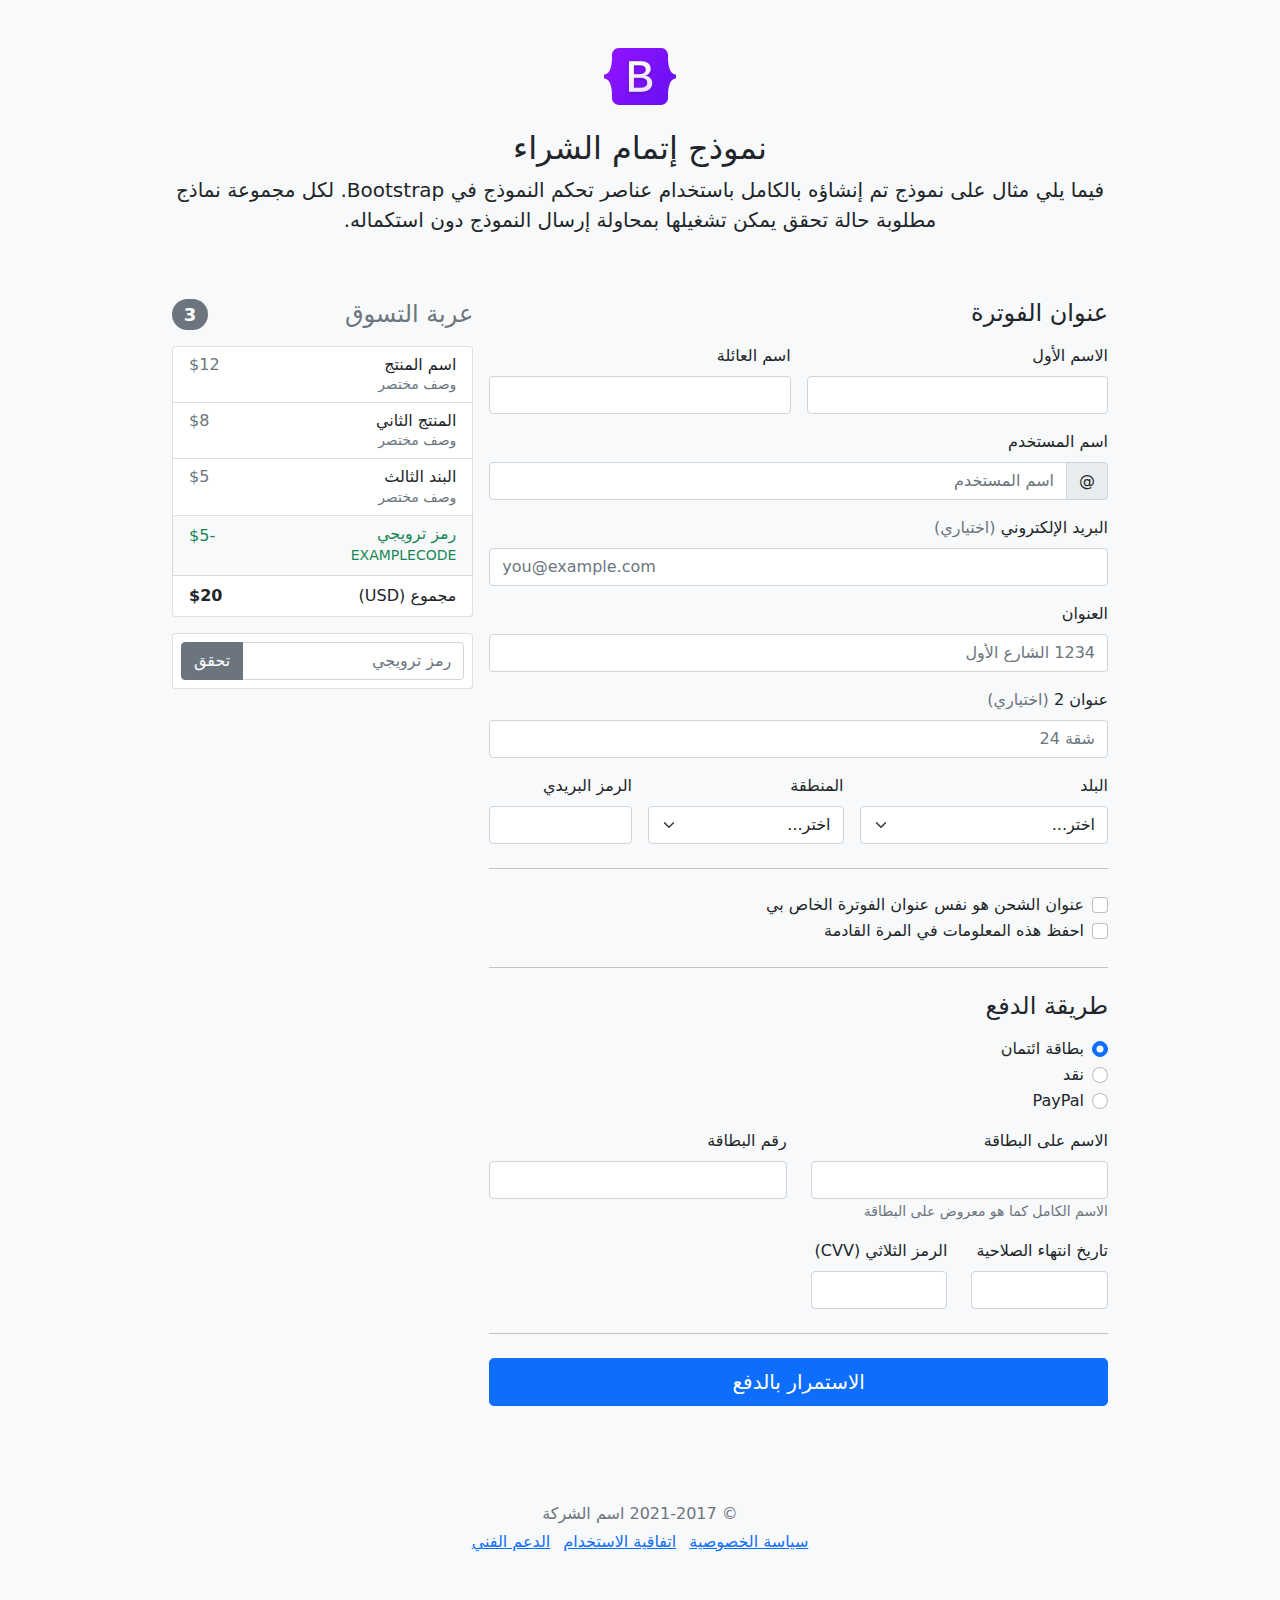
<file: bootstrap-5.0.2-examples/checkout-rtl/index.html>
<!doctype html>
<html lang="ar" dir="rtl">
  <head>
    <meta charset="utf-8">
    <meta name="viewport" content="width=device-width, initial-scale=1">
    <meta name="description" content="">
    <meta name="author" content="Mark Otto, Jacob Thornton, and Bootstrap contributors">
    <meta name="generator" content="Hugo 0.84.0">
    <title>مثال إتمام الشراء · Bootstrap v5.0</title>

    <link rel="canonical" href="https://getbootstrap.com/docs/5.0/examples/checkout-rtl/">

    

    <!-- Bootstrap core CSS -->
<link href="../assets/dist/css/bootstrap.rtl.min.css" rel="stylesheet">

    <style>
      .bd-placeholder-img {
        font-size: 1.125rem;
        text-anchor: middle;
        -webkit-user-select: none;
        -moz-user-select: none;
        user-select: none;
      }

      @media (min-width: 768px) {
        .bd-placeholder-img-lg {
          font-size: 3.5rem;
        }
      }
    </style>

    
    <!-- Custom styles for this template -->
    <link href="../checkout/form-validation.css" rel="stylesheet">
  </head>
  <body class="bg-light">
    
<div class="container">
  <main>
    <div class="py-5 text-center">
      <img class="d-block mx-auto mb-4" src="../assets/brand/bootstrap-logo.svg" alt="" width="72" height="57">
      <h2>نموذج إتمام الشراء</h2>
      <p class="lead">فيما يلي مثال على نموذج تم إنشاؤه بالكامل باستخدام عناصر تحكم النموذج في Bootstrap. لكل مجموعة نماذج مطلوبة حالة تحقق يمكن تشغيلها بمحاولة إرسال النموذج دون استكماله.</p>
    </div>

    <div class="row g-3">
      <div class="col-md-5 col-lg-4 order-md-last">
        <h4 class="d-flex justify-content-between align-items-center mb-3">
          <span class="text-muted">عربة التسوق</span>
          <span class="badge bg-secondary rounded-pill">3</span>
        </h4>
        <ul class="list-group mb-3">
          <li class="list-group-item d-flex justify-content-between lh-sm">
            <div>
              <h6 class="my-0">اسم المنتج</h6>
              <small class="text-muted">وصف مختصر</small>
            </div>
            <span class="text-muted">$12</span>
          </li>
          <li class="list-group-item d-flex justify-content-between lh-sm">
            <div>
              <h6 class="my-0">المنتج الثاني</h6>
              <small class="text-muted">وصف مختصر</small>
            </div>
            <span class="text-muted">$8</span>
          </li>
          <li class="list-group-item d-flex justify-content-between lh-sm">
            <div>
              <h6 class="my-0">البند الثالث</h6>
              <small class="text-muted">وصف مختصر</small>
            </div>
            <span class="text-muted">$5</span>
          </li>
          <li class="list-group-item d-flex justify-content-between bg-light">
            <div class="text-success">
              <h6 class="my-0">رمز ترويجي</h6>
              <small>EXAMPLECODE</small>
            </div>
            <span class="text-success">-$5</span>
          </li>
          <li class="list-group-item d-flex justify-content-between">
            <span>مجموع (USD)</span>
            <strong>$20</strong>
          </li>
        </ul>

        <form class="card p-2">
          <div class="input-group">
            <input type="text" class="form-control" placeholder="رمز ترويجي">
            <button type="submit" class="btn btn-secondary">تحقق</button>
          </div>
        </form>
      </div>
      <div class="col-md-7 col-lg-8">
        <h4 class="mb-3">عنوان الفوترة</h4>
        <form class="needs-validation" novalidate>
          <div class="row g-3">
            <div class="col-sm-6">
              <label for="firstName" class="form-label">الاسم الأول</label>
              <input type="text" class="form-control" id="firstName" placeholder="" value="" required>
              <div class="invalid-feedback">
                يرجى إدخال اسم أول صحيح.
              </div>
            </div>

            <div class="col-sm-6">
              <label for="lastName" class="form-label">اسم العائلة</label>
              <input type="text" class="form-control" id="lastName" placeholder="" value="" required>
              <div class="invalid-feedback">
                يرجى إدخال اسم عائلة صحيح.
              </div>
            </div>

            <div class="col-12">
              <label for="username" class="form-label">اسم المستخدم</label>
              <div class="input-group has-validation">
                <span class="input-group-text">@</span>
                <input type="text" class="form-control" id="username" placeholder="اسم المستخدم" required>
              <div class="invalid-feedback">
                اسم المستخدم الخاص بك مطلوب.
                </div>
              </div>
            </div>

            <div class="col-12">
              <label for="email" class="form-label">البريد الإلكتروني <span class="text-muted">(اختياري)</span></label>
              <input type="email" class="form-control" id="email" placeholder="you@example.com">
              <div class="invalid-feedback">
                يرجى إدخال عنوان بريد إلكتروني صحيح لتصلكم تحديثات الشحن.
              </div>
            </div>

            <div class="col-12">
              <label for="address" class="form-label">العنوان</label>
              <input type="text" class="form-control" id="address" placeholder="1234 الشارع الأول" required>
              <div class="invalid-feedback">
                يرجى إدخال عنوان الشحن الخاص بك.
              </div>
            </div>

            <div class="col-12">
              <label for="address2" class="form-label">عنوان 2 <span class="text-muted">(اختياري)</span></label>
              <input type="text" class="form-control" id="address2" placeholder="شقة 24">
            </div>

            <div class="col-md-5">
              <label for="country" class="form-label">البلد</label>
              <select class="form-select" id="country" required>
                <option value="">اختر...</option>
                <option>الولايات المتحدة الأمريكية</option>
              </select>
              <div class="invalid-feedback">
                يرجى اختيار بلد صحيح.
              </div>
            </div>

            <div class="col-md-4">
              <label for="state" class="form-label">المنطقة</label>
              <select class="form-select" id="state" required>
                <option value="">اختر...</option>
                <option>كاليفورنيا</option>
              </select>
              <div class="invalid-feedback">
                يرجى اختيار اسم منطقة صحيح.
              </div>
            </div>

            <div class="col-md-3">
              <label for="zip" class="form-label">الرمز البريدي</label>
              <input type="text" class="form-control" id="zip" placeholder="" required>
              <div class="invalid-feedback">
                الرمز البريدي مطلوب.
              </div>
            </div>
          </div>

          <hr class="my-4">

          <div class="form-check">
            <input type="checkbox" class="form-check-input" id="same-address">
            <label class="form-check-label" for="same-address">عنوان الشحن هو نفس عنوان الفوترة الخاص بي</label>
          </div>

          <div class="form-check">
            <input type="checkbox" class="form-check-input" id="save-info">
            <label class="form-check-label" for="save-info">احفظ هذه المعلومات في المرة القادمة</label>
          </div>

          <hr class="my-4">

          <h4 class="mb-3">طريقة الدفع</h4>

          <div class="my-3">
            <div class="form-check">
              <input id="credit" name="paymentMethod" type="radio" class="form-check-input" checked required>
              <label class="form-check-label" for="credit">بطاقة ائتمان</label>
            </div>
            <div class="form-check">
              <input id="cash" name="paymentMethod" type="radio" class="form-check-input" required>
              <label class="form-check-label" for="cash">نقد</label>
            </div>
            <div class="form-check">
              <input id="paypal" name="paymentMethod" type="radio" class="form-check-input" required>
              <label class="form-check-label" for="paypal">PayPal</label>
            </div>
          </div>

          <div class="row gy-3">
            <div class="col-md-6">
              <label for="cc-name" class="form-label">الاسم على البطاقة</label>
              <input type="text" class="form-control" id="cc-name" placeholder="" required>
              <small class="text-muted">الاسم الكامل كما هو معروض على البطاقة</small>
              <div class="invalid-feedback">
                الاسم على البطاقة مطلوب
              </div>
            </div>

            <div class="col-md-6">
              <label for="cc-number" class="form-label">رقم البطاقة</label>
              <input type="text" class="form-control" id="cc-number" placeholder="" required>
              <div class="invalid-feedback">
                رقم بطاقة الائتمان مطلوب
              </div>
            </div>

            <div class="col-md-3">
              <label for="cc-expiration" class="form-label">تاريخ انتهاء الصلاحية</label>
              <input type="text" class="form-control" id="cc-expiration" placeholder="" required>
              <div class="invalid-feedback">
                تاريخ انتهاء الصلاحية مطلوب
              </div>
            </div>

            <div class="col-md-3">
              <label for="cc-cvv" class="form-label">الرمز الثلاثي (CVV)</label>
              <input type="text" class="form-control" id="cc-cvv" placeholder="" required>
              <div class="invalid-feedback">
                رمز الحماية مطلوب
              </div>
            </div>
          </div>

          <hr class="my-4">

          <button class="w-100 btn btn-primary btn-lg" type="submit">الاستمرار بالدفع</button>
        </form>
      </div>
    </div>
  </main>
  <footer class="my-5 pt-5 text-muted text-center text-small">
    <p class="mb-1">&copy; 2021-2017 اسم الشركة</p>
    <ul class="list-inline">
      <li class="list-inline-item"><a href="#">سياسة الخصوصية</a></li>
      <li class="list-inline-item"><a href="#">اتفاقية الاستخدام</a></li>
      <li class="list-inline-item"><a href="#">الدعم الفني</a></li>
    </ul>
  </footer>
</div>


    <script src="../assets/dist/js/bootstrap.bundle.min.js"></script>

      <script src="../checkout/form-validation.js"></script>
  </body>
</html>
</file>
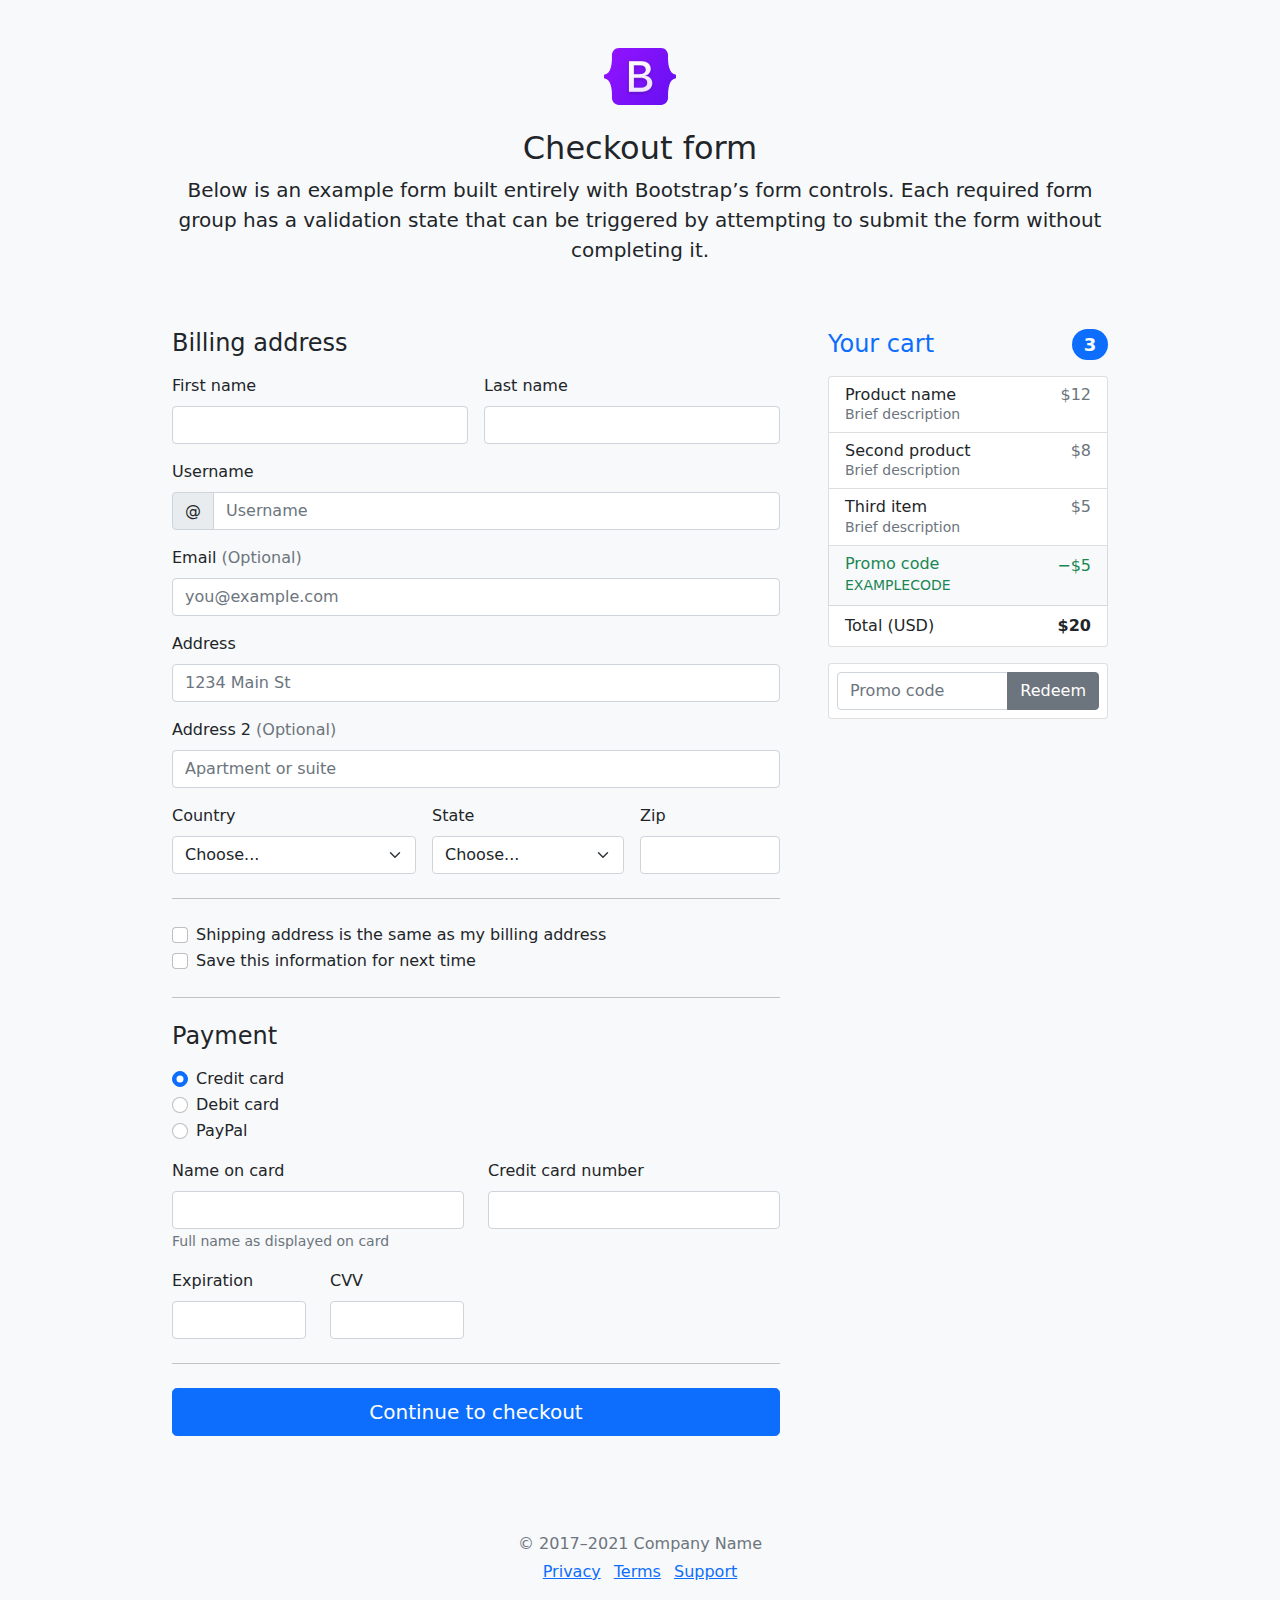
<file: bootstrap-5.0.2-examples/checkout/index.html>
<!doctype html>
<html lang="en">
  <head>
    <meta charset="utf-8">
    <meta name="viewport" content="width=device-width, initial-scale=1">
    <meta name="description" content="">
    <meta name="author" content="Mark Otto, Jacob Thornton, and Bootstrap contributors">
    <meta name="generator" content="Hugo 0.84.0">
    <title>Checkout example · Bootstrap v5.0</title>

    <link rel="canonical" href="https://getbootstrap.com/docs/5.0/examples/checkout/">

    

    <!-- Bootstrap core CSS -->
<link href="../assets/dist/css/bootstrap.min.css" rel="stylesheet">

    <style>
      .bd-placeholder-img {
        font-size: 1.125rem;
        text-anchor: middle;
        -webkit-user-select: none;
        -moz-user-select: none;
        user-select: none;
      }

      @media (min-width: 768px) {
        .bd-placeholder-img-lg {
          font-size: 3.5rem;
        }
      }
    </style>

    
    <!-- Custom styles for this template -->
    <link href="form-validation.css" rel="stylesheet">
  </head>
  <body class="bg-light">
    
<div class="container">
  <main>
    <div class="py-5 text-center">
      <img class="d-block mx-auto mb-4" src="../assets/brand/bootstrap-logo.svg" alt="" width="72" height="57">
      <h2>Checkout form</h2>
      <p class="lead">Below is an example form built entirely with Bootstrap’s form controls. Each required form group has a validation state that can be triggered by attempting to submit the form without completing it.</p>
    </div>

    <div class="row g-5">
      <div class="col-md-5 col-lg-4 order-md-last">
        <h4 class="d-flex justify-content-between align-items-center mb-3">
          <span class="text-primary">Your cart</span>
          <span class="badge bg-primary rounded-pill">3</span>
        </h4>
        <ul class="list-group mb-3">
          <li class="list-group-item d-flex justify-content-between lh-sm">
            <div>
              <h6 class="my-0">Product name</h6>
              <small class="text-muted">Brief description</small>
            </div>
            <span class="text-muted">$12</span>
          </li>
          <li class="list-group-item d-flex justify-content-between lh-sm">
            <div>
              <h6 class="my-0">Second product</h6>
              <small class="text-muted">Brief description</small>
            </div>
            <span class="text-muted">$8</span>
          </li>
          <li class="list-group-item d-flex justify-content-between lh-sm">
            <div>
              <h6 class="my-0">Third item</h6>
              <small class="text-muted">Brief description</small>
            </div>
            <span class="text-muted">$5</span>
          </li>
          <li class="list-group-item d-flex justify-content-between bg-light">
            <div class="text-success">
              <h6 class="my-0">Promo code</h6>
              <small>EXAMPLECODE</small>
            </div>
            <span class="text-success">−$5</span>
          </li>
          <li class="list-group-item d-flex justify-content-between">
            <span>Total (USD)</span>
            <strong>$20</strong>
          </li>
        </ul>

        <form class="card p-2">
          <div class="input-group">
            <input type="text" class="form-control" placeholder="Promo code">
            <button type="submit" class="btn btn-secondary">Redeem</button>
          </div>
        </form>
      </div>
      <div class="col-md-7 col-lg-8">
        <h4 class="mb-3">Billing address</h4>
        <form class="needs-validation" novalidate>
          <div class="row g-3">
            <div class="col-sm-6">
              <label for="firstName" class="form-label">First name</label>
              <input type="text" class="form-control" id="firstName" placeholder="" value="" required>
              <div class="invalid-feedback">
                Valid first name is required.
              </div>
            </div>

            <div class="col-sm-6">
              <label for="lastName" class="form-label">Last name</label>
              <input type="text" class="form-control" id="lastName" placeholder="" value="" required>
              <div class="invalid-feedback">
                Valid last name is required.
              </div>
            </div>

            <div class="col-12">
              <label for="username" class="form-label">Username</label>
              <div class="input-group has-validation">
                <span class="input-group-text">@</span>
                <input type="text" class="form-control" id="username" placeholder="Username" required>
              <div class="invalid-feedback">
                  Your username is required.
                </div>
              </div>
            </div>

            <div class="col-12">
              <label for="email" class="form-label">Email <span class="text-muted">(Optional)</span></label>
              <input type="email" class="form-control" id="email" placeholder="you@example.com">
              <div class="invalid-feedback">
                Please enter a valid email address for shipping updates.
              </div>
            </div>

            <div class="col-12">
              <label for="address" class="form-label">Address</label>
              <input type="text" class="form-control" id="address" placeholder="1234 Main St" required>
              <div class="invalid-feedback">
                Please enter your shipping address.
              </div>
            </div>

            <div class="col-12">
              <label for="address2" class="form-label">Address 2 <span class="text-muted">(Optional)</span></label>
              <input type="text" class="form-control" id="address2" placeholder="Apartment or suite">
            </div>

            <div class="col-md-5">
              <label for="country" class="form-label">Country</label>
              <select class="form-select" id="country" required>
                <option value="">Choose...</option>
                <option>United States</option>
              </select>
              <div class="invalid-feedback">
                Please select a valid country.
              </div>
            </div>

            <div class="col-md-4">
              <label for="state" class="form-label">State</label>
              <select class="form-select" id="state" required>
                <option value="">Choose...</option>
                <option>California</option>
              </select>
              <div class="invalid-feedback">
                Please provide a valid state.
              </div>
            </div>

            <div class="col-md-3">
              <label for="zip" class="form-label">Zip</label>
              <input type="text" class="form-control" id="zip" placeholder="" required>
              <div class="invalid-feedback">
                Zip code required.
              </div>
            </div>
          </div>

          <hr class="my-4">

          <div class="form-check">
            <input type="checkbox" class="form-check-input" id="same-address">
            <label class="form-check-label" for="same-address">Shipping address is the same as my billing address</label>
          </div>

          <div class="form-check">
            <input type="checkbox" class="form-check-input" id="save-info">
            <label class="form-check-label" for="save-info">Save this information for next time</label>
          </div>

          <hr class="my-4">

          <h4 class="mb-3">Payment</h4>

          <div class="my-3">
            <div class="form-check">
              <input id="credit" name="paymentMethod" type="radio" class="form-check-input" checked required>
              <label class="form-check-label" for="credit">Credit card</label>
            </div>
            <div class="form-check">
              <input id="debit" name="paymentMethod" type="radio" class="form-check-input" required>
              <label class="form-check-label" for="debit">Debit card</label>
            </div>
            <div class="form-check">
              <input id="paypal" name="paymentMethod" type="radio" class="form-check-input" required>
              <label class="form-check-label" for="paypal">PayPal</label>
            </div>
          </div>

          <div class="row gy-3">
            <div class="col-md-6">
              <label for="cc-name" class="form-label">Name on card</label>
              <input type="text" class="form-control" id="cc-name" placeholder="" required>
              <small class="text-muted">Full name as displayed on card</small>
              <div class="invalid-feedback">
                Name on card is required
              </div>
            </div>

            <div class="col-md-6">
              <label for="cc-number" class="form-label">Credit card number</label>
              <input type="text" class="form-control" id="cc-number" placeholder="" required>
              <div class="invalid-feedback">
                Credit card number is required
              </div>
            </div>

            <div class="col-md-3">
              <label for="cc-expiration" class="form-label">Expiration</label>
              <input type="text" class="form-control" id="cc-expiration" placeholder="" required>
              <div class="invalid-feedback">
                Expiration date required
              </div>
            </div>

            <div class="col-md-3">
              <label for="cc-cvv" class="form-label">CVV</label>
              <input type="text" class="form-control" id="cc-cvv" placeholder="" required>
              <div class="invalid-feedback">
                Security code required
              </div>
            </div>
          </div>

          <hr class="my-4">

          <button class="w-100 btn btn-primary btn-lg" type="submit">Continue to checkout</button>
        </form>
      </div>
    </div>
  </main>

  <footer class="my-5 pt-5 text-muted text-center text-small">
    <p class="mb-1">&copy; 2017–2021 Company Name</p>
    <ul class="list-inline">
      <li class="list-inline-item"><a href="#">Privacy</a></li>
      <li class="list-inline-item"><a href="#">Terms</a></li>
      <li class="list-inline-item"><a href="#">Support</a></li>
    </ul>
  </footer>
</div>


    <script src="../assets/dist/js/bootstrap.bundle.min.js"></script>

      <script src="form-validation.js"></script>
  </body>
</html>
</file>
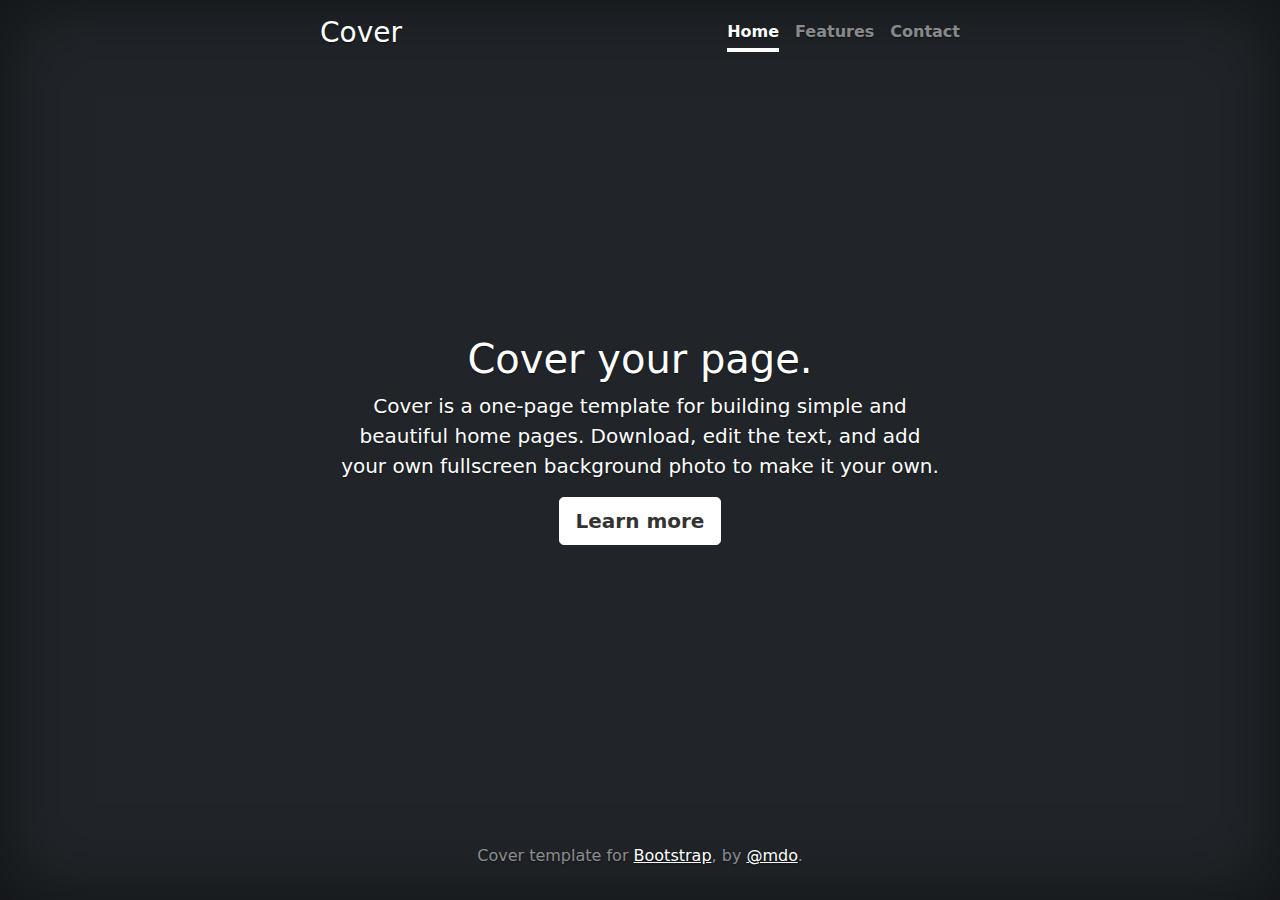
<file: bootstrap-5.0.2-examples/cover/index.html>
<!doctype html>
<html lang="en" class="h-100">
  <head>
    <meta charset="utf-8">
    <meta name="viewport" content="width=device-width, initial-scale=1">
    <meta name="description" content="">
    <meta name="author" content="Mark Otto, Jacob Thornton, and Bootstrap contributors">
    <meta name="generator" content="Hugo 0.84.0">
    <title>Cover Template · Bootstrap v5.0</title>

    <link rel="canonical" href="https://getbootstrap.com/docs/5.0/examples/cover/">

    

    <!-- Bootstrap core CSS -->
<link href="../assets/dist/css/bootstrap.min.css" rel="stylesheet">

    <style>
      .bd-placeholder-img {
        font-size: 1.125rem;
        text-anchor: middle;
        -webkit-user-select: none;
        -moz-user-select: none;
        user-select: none;
      }

      @media (min-width: 768px) {
        .bd-placeholder-img-lg {
          font-size: 3.5rem;
        }
      }
    </style>

    
    <!-- Custom styles for this template -->
    <link href="cover.css" rel="stylesheet">
  </head>
  <body class="d-flex h-100 text-center text-white bg-dark">
    
<div class="cover-container d-flex w-100 h-100 p-3 mx-auto flex-column">
  <header class="mb-auto">
    <div>
      <h3 class="float-md-start mb-0">Cover</h3>
      <nav class="nav nav-masthead justify-content-center float-md-end">
        <a class="nav-link active" aria-current="page" href="#">Home</a>
        <a class="nav-link" href="#">Features</a>
        <a class="nav-link" href="#">Contact</a>
      </nav>
    </div>
  </header>

  <main class="px-3">
    <h1>Cover your page.</h1>
    <p class="lead">Cover is a one-page template for building simple and beautiful home pages. Download, edit the text, and add your own fullscreen background photo to make it your own.</p>
    <p class="lead">
      <a href="#" class="btn btn-lg btn-secondary fw-bold border-white bg-white">Learn more</a>
    </p>
  </main>

  <footer class="mt-auto text-white-50">
    <p>Cover template for <a href="https://getbootstrap.com/" class="text-white">Bootstrap</a>, by <a href="https://twitter.com/mdo" class="text-white">@mdo</a>.</p>
  </footer>
</div>


    
  </body>
</html>
</file>
<file: css/style.css>
.acolor a {
  color: rgba(110, 110, 110, 0.9);
  text-decoration: none;
}
</file>
<file: bootstrap-5.0.2-examples/blog/blog.rtl.css>
/* stylelint-disable selector-list-comma-newline-after */

.blog-header {
  line-height: 1;
  border-bottom: 1px solid #e5e5e5;
}

.blog-header-logo {
  font-family: Amiri, Georgia, "Times New Roman", serif;
  font-size: 2.25rem;
}

.blog-header-logo:hover {
  text-decoration: none;
}

h1, h2, h3, h4, h5, h6 {
  font-family: Amiri, Georgia, "Times New Roman", serif;
}

.display-4 {
  font-size: 2.5rem;
}
@media (min-width: 768px) {
  .display-4 {
    font-size: 3rem;
  }
}

.nav-scroller {
  position: relative;
  z-index: 2;
  height: 2.75rem;
  overflow-y: hidden;
}

.nav-scroller .nav {
  display: flex;
  flex-wrap: nowrap;
  padding-bottom: 1rem;
  margin-top: -1px;
  overflow-x: auto;
  text-align: center;
  white-space: nowrap;
  -webkit-overflow-scrolling: touch;
}

.nav-scroller .nav-link {
  padding-top: .75rem;
  padding-bottom: .75rem;
  font-size: .875rem;
}

.card-img-right {
  height: 100%;
  border-radius: 3px 0 0 3px;
}

.flex-auto {
  flex: 0 0 auto;
}

.h-250 { height: 250px; }
@media (min-width: 768px) {
  .h-md-250 { height: 250px; }
}

/* Pagination */
.blog-pagination {
  margin-bottom: 4rem;
}
.blog-pagination > .btn {
  border-radius: 2rem;
}

/*
 * Blog posts
 */
.blog-post {
  margin-bottom: 4rem;
}
.blog-post-title {
  margin-bottom: .25rem;
  font-size: 2.5rem;
}
.blog-post-meta {
  margin-bottom: 1.25rem;
  color: #727272;
}

/*
 * Footer
 */
.blog-footer {
  padding: 2.5rem 0;
  color: #727272;
  text-align: center;
  background-color: #f9f9f9;
  border-top: .05rem solid #e5e5e5;
}
.blog-footer p:last-child {
  margin-bottom: 0;
}
</file>
<file: bootstrap-5.0.2-examples/blog/blog.css>
/* stylelint-disable selector-list-comma-newline-after */

.blog-header {
  line-height: 1;
  border-bottom: 1px solid #e5e5e5;
}

.blog-header-logo {
  font-family: "Playfair Display", Georgia, "Times New Roman", serif/*rtl:Amiri, Georgia, "Times New Roman", serif*/;
  font-size: 2.25rem;
}

.blog-header-logo:hover {
  text-decoration: none;
}

h1, h2, h3, h4, h5, h6 {
  font-family: "Playfair Display", Georgia, "Times New Roman", serif/*rtl:Amiri, Georgia, "Times New Roman", serif*/;
}

.display-4 {
  font-size: 2.5rem;
}
@media (min-width: 768px) {
  .display-4 {
    font-size: 3rem;
  }
}

.nav-scroller {
  position: relative;
  z-index: 2;
  height: 2.75rem;
  overflow-y: hidden;
}

.nav-scroller .nav {
  display: flex;
  flex-wrap: nowrap;
  padding-bottom: 1rem;
  margin-top: -1px;
  overflow-x: auto;
  text-align: center;
  white-space: nowrap;
  -webkit-overflow-scrolling: touch;
}

.nav-scroller .nav-link {
  padding-top: .75rem;
  padding-bottom: .75rem;
  font-size: .875rem;
}

.card-img-right {
  height: 100%;
  border-radius: 0 3px 3px 0;
}

.flex-auto {
  flex: 0 0 auto;
}

.h-250 { height: 250px; }
@media (min-width: 768px) {
  .h-md-250 { height: 250px; }
}

/* Pagination */
.blog-pagination {
  margin-bottom: 4rem;
}
.blog-pagination > .btn {
  border-radius: 2rem;
}

/*
 * Blog posts
 */
.blog-post {
  margin-bottom: 4rem;
}
.blog-post-title {
  margin-bottom: .25rem;
  font-size: 2.5rem;
}
.blog-post-meta {
  margin-bottom: 1.25rem;
  color: #727272;
}

/*
 * Footer
 */
.blog-footer {
  padding: 2.5rem 0;
  color: #727272;
  text-align: center;
  background-color: #f9f9f9;
  border-top: .05rem solid #e5e5e5;
}
.blog-footer p:last-child {
  margin-bottom: 0;
}
</file>
<file: bootstrap-5.0.2-examples/carousel/carousel.rtl.css>
/* GLOBAL STYLES
-------------------------------------------------- */
/* Padding below the footer and lighter body text */

body {
  padding-top: 3rem;
  padding-bottom: 3rem;
  color: #5a5a5a;
}


/* CUSTOMIZE THE CAROUSEL
-------------------------------------------------- */

/* Carousel base class */
.carousel {
  margin-bottom: 4rem;
}
/* Since positioning the image, we need to help out the caption */
.carousel-caption {
  bottom: 3rem;
  z-index: 10;
}

/* Declare heights because of positioning of img element */
.carousel-item {
  height: 32rem;
}
.carousel-item > img {
  position: absolute;
  top: 0;
  right: 0;
  min-width: 100%;
  height: 32rem;
}


/* MARKETING CONTENT
-------------------------------------------------- */

/* Center align the text within the three columns below the carousel */
.marketing .col-lg-4 {
  margin-bottom: 1.5rem;
  text-align: center;
}
.marketing h2 {
  font-weight: 400;
}
.marketing .col-lg-4 p {
  margin-right: .75rem;
  margin-left: .75rem;
}


/* Featurettes
------------------------- */

.featurette-divider {
  margin: 5rem 0; /* Space out the Bootstrap <hr> more */
}

/* Thin out the marketing headings */
.featurette-heading {
  font-weight: 300;
  line-height: 1;
}


/* RESPONSIVE CSS
-------------------------------------------------- */

@media (min-width: 40em) {
  /* Bump up size of carousel content */
  .carousel-caption p {
    margin-bottom: 1.25rem;
    font-size: 1.25rem;
    line-height: 1.4;
  }

  .featurette-heading {
    font-size: 50px;
  }
}

@media (min-width: 62em) {
  .featurette-heading {
    margin-top: 7rem;
  }
}
</file>
<file: bootstrap-5.0.2-examples/carousel/carousel.css>
/* GLOBAL STYLES
-------------------------------------------------- */
/* Padding below the footer and lighter body text */

body {
  padding-top: 3rem;
  padding-bottom: 3rem;
  color: #5a5a5a;
}


/* CUSTOMIZE THE CAROUSEL
-------------------------------------------------- */

/* Carousel base class */
.carousel {
  margin-bottom: 4rem;
}
/* Since positioning the image, we need to help out the caption */
.carousel-caption {
  bottom: 3rem;
  z-index: 10;
}

/* Declare heights because of positioning of img element */
.carousel-item {
  height: 32rem;
}
.carousel-item > img {
  position: absolute;
  top: 0;
  left: 0;
  min-width: 100%;
  height: 32rem;
}


/* MARKETING CONTENT
-------------------------------------------------- */

/* Center align the text within the three columns below the carousel */
.marketing .col-lg-4 {
  margin-bottom: 1.5rem;
  text-align: center;
}
.marketing h2 {
  font-weight: 400;
}
/* rtl:begin:ignore */
.marketing .col-lg-4 p {
  margin-right: .75rem;
  margin-left: .75rem;
}
/* rtl:end:ignore */


/* Featurettes
------------------------- */

.featurette-divider {
  margin: 5rem 0; /* Space out the Bootstrap <hr> more */
}

/* Thin out the marketing headings */
.featurette-heading {
  font-weight: 300;
  line-height: 1;
  /* rtl:remove */
  letter-spacing: -.05rem;
}


/* RESPONSIVE CSS
-------------------------------------------------- */

@media (min-width: 40em) {
  /* Bump up size of carousel content */
  .carousel-caption p {
    margin-bottom: 1.25rem;
    font-size: 1.25rem;
    line-height: 1.4;
  }

  .featurette-heading {
    font-size: 50px;
  }
}

@media (min-width: 62em) {
  .featurette-heading {
    margin-top: 7rem;
  }
}
</file>
<file: bootstrap-5.0.2-examples/checkout/form-validation.css>
.container {
  max-width: 960px;
}
</file>
<file: bootstrap-5.0.2-examples/cover/cover.css>
/*
 * Globals
 */


/* Custom default button */
.btn-secondary,
.btn-secondary:hover,
.btn-secondary:focus {
  color: #333;
  text-shadow: none; /* Prevent inheritance from `body` */
}


/*
 * Base structure
 */

body {
  text-shadow: 0 .05rem .1rem rgba(0, 0, 0, .5);
  box-shadow: inset 0 0 5rem rgba(0, 0, 0, .5);
}

.cover-container {
  max-width: 42em;
}


/*
 * Header
 */

.nav-masthead .nav-link {
  padding: .25rem 0;
  font-weight: 700;
  color: rgba(255, 255, 255, .5);
  background-color: transparent;
  border-bottom: .25rem solid transparent;
}

.nav-masthead .nav-link:hover,
.nav-masthead .nav-link:focus {
  border-bottom-color: rgba(255, 255, 255, .25);
}

.nav-masthead .nav-link + .nav-link {
  margin-left: 1rem;
}

.nav-masthead .active {
  color: #fff;
  border-bottom-color: #fff;
}
</file>
<file: bootstrap-5.0.2-examples/cheatsheet/cheatsheet.rtl.css>
body {
  scroll-behavior: smooth;
}

/**
 * Bootstrap "Journal code" icon
 * @link https://icons.getbootstrap.com/icons/journal-code/
 */
.bd-heading a::before {
  display: inline-block;
  width: 1em;
  height: 1em;
  margin-left: .25rem;
  content: "";
  background-image: url("data:image/svg+xml,%3Csvg xmlns='http://www.w3.org/2000/svg' fill='%25230d6efd' viewBox='0 0 16 16'%3E%3Cpath d='M4 1h8a2 2 0 0 1 2 2v10a2 2 0 0 1-2 2H4a2 2 0 0 1-2-2h1a1 1 0 0 0 1 1h8a1 1 0 0 0 1-1V3a1 1 0 0 0-1-1H4a1 1 0 0 0-1 1H2a2 2 0 0 1 2-2z'/%3E%3Cpath d='M2 5v-.5a.5.5 0 0 1 1 0V5h.5a.5.5 0 0 1 0 1h-2a.5.5 0 0 1 0-1H2zm0 3v-.5a.5.5 0 0 1 1 0V8h.5a.5.5 0 0 1 0 1h-2a.5.5 0 0 1 0-1H2zm0 3v-.5a.5.5 0 0 1 1 0v.5h.5a.5.5 0 0 1 0 1h-2a.5.5 0 0 1 0-1H2z'/%3E%3Cpath fill-rule='evenodd' d='M8.646 5.646a.5.5 0 0 1 .708 0l2 2a.5.5 0 0 1 0 .708l-2 2a.5.5 0 0 1-.708-.708L10.293 8 8.646 6.354a.5.5 0 0 1 0-.708zm-1.292 0a.5.5 0 0 0-.708 0l-2 2a.5.5 0 0 0 0 .708l2 2a.5.5 0 0 0 .708-.708L5.707 8l1.647-1.646a.5.5 0 0 0 0-.708z'/%3E%3C/svg%3E");
  background-size: 1em;
}

/* stylelint-disable-next-line selector-max-universal */
.bd-heading + div > * + * {
  margin-top: 3rem;
}

/* Table of contents */
.bd-aside a {
  padding: .1875rem .5rem;
  margin-top: .125rem;
  margin-right: .3125rem;
  color: rgba(0, 0, 0, .65);
  text-decoration: none;
}

.bd-aside a:hover,
.bd-aside a:focus {
  color: rgba(0, 0, 0, .85);
  background-color: rgba(121, 82, 179, .1);
}

.bd-aside .active {
  font-weight: 600;
  color: rgba(0, 0, 0, .85);
}

.bd-aside .btn {
  padding: .25rem .5rem;
  font-weight: 600;
  color: rgba(0, 0, 0, .65);
  border: 0;
}

.bd-aside .btn:hover,
.bd-aside .btn:focus {
  color: rgba(0, 0, 0, .85);
  background-color: rgba(121, 82, 179, .1);
}

.bd-aside .btn:focus {
  box-shadow: 0 0 0 1px rgba(121, 82, 179, .7);
}

.bd-aside .btn::before {
  width: 1.25em;
  line-height: 0;
  content: url("data:image/svg+xml,%3csvg xmlns='http://www.w3.org/2000/svg' width='16' height='16' viewBox='0 0 16 16'%3e%3cpath fill='none' stroke='rgba%280,0,0,.5%29' stroke-linecap='round' stroke-linejoin='round' stroke-width='2' d='M5 14l6-6-6-6'/%3e%3c/svg%3e");
  transition: transform .35s ease;
  transform: rotate(180deg) translateX(-2px);
  transform-origin: .5em 50%;
}

.bd-aside .btn[aria-expanded="true"]::before {
  transform: rotate(90deg);
}


/* Examples */
.scrollspy-example {
  position: relative;
  height: 200px;
  margin-top: .5rem;
  overflow: auto;
}

[id="modal"] .bd-example .btn,
[id="buttons"] .bd-example .btn,
[id="tooltips"] .bd-example .btn,
[id="popovers"] .bd-example .btn,
[id="dropdowns"] .bd-example .btn-group,
[id="dropdowns"] .bd-example .dropdown,
[id="dropdowns"] .bd-example .dropup,
[id="dropdowns"] .bd-example .dropend,
[id="dropdowns"] .bd-example .dropstart {
  margin: 0 0 1rem 1rem;
}

/* Layout */
@media (min-width: 1200px) {
  body {
    display: grid;
    gap: 1rem;
    grid-template-columns: 1fr 4fr 1fr;
    grid-template-rows: auto;
  }

  .bd-header {
    position: fixed;
    top: 0;
    right: 0;
    left: 0;
    z-index: 1030;
    grid-column: 1 / span 3;
  }

  .bd-aside,
  .bd-cheatsheet {
    padding-top: 4rem;
  }

  /**
   * 1. Too bad only Firefox supports subgrids ATM
   */
  .bd-cheatsheet,
  .bd-cheatsheet section,
  .bd-cheatsheet article {
    display: inherit; /* 1 */
    gap: inherit; /* 1 */
    grid-template-columns: 1fr 4fr;
    grid-column: 1 / span 2;
    grid-template-rows: auto;
  }

  .bd-aside {
    grid-area: 1 / 3;
    scroll-margin-top: 4rem;
  }

  .bd-cheatsheet section,
  .bd-cheatsheet section > h2 {
    top: 2rem;
    scroll-margin-top: 2rem;
  }

  .bd-cheatsheet section > h2::before {
    position: absolute;
    top: 0;
    right: 0;
    bottom: -2rem;
    left: 0;
    z-index: -1;
    content: "";
    background-image: linear-gradient(to bottom, rgba(255, 255, 255, 1) calc(100% - 3rem), rgba(255, 255, 255, .01));
  }

  .bd-cheatsheet article,
  .bd-cheatsheet .bd-heading {
    top: 8rem;
    scroll-margin-top: 8rem;
  }

  .bd-cheatsheet .bd-heading {
    z-index: 1;
  }
}
</file>
<file: bootstrap-5.0.2-examples/cheatsheet/cheatsheet.css>
body {
  scroll-behavior: smooth;
}

/**
 * Bootstrap "Journal code" icon
 * @link https://icons.getbootstrap.com/icons/journal-code/
 */
.bd-heading a::before {
  display: inline-block;
  width: 1em;
  height: 1em;
  margin-right: .25rem;
  content: "";
  background-image: url("data:image/svg+xml,%3Csvg xmlns='http://www.w3.org/2000/svg' fill='%25230d6efd' viewBox='0 0 16 16'%3E%3Cpath d='M4 1h8a2 2 0 0 1 2 2v10a2 2 0 0 1-2 2H4a2 2 0 0 1-2-2h1a1 1 0 0 0 1 1h8a1 1 0 0 0 1-1V3a1 1 0 0 0-1-1H4a1 1 0 0 0-1 1H2a2 2 0 0 1 2-2z'/%3E%3Cpath d='M2 5v-.5a.5.5 0 0 1 1 0V5h.5a.5.5 0 0 1 0 1h-2a.5.5 0 0 1 0-1H2zm0 3v-.5a.5.5 0 0 1 1 0V8h.5a.5.5 0 0 1 0 1h-2a.5.5 0 0 1 0-1H2zm0 3v-.5a.5.5 0 0 1 1 0v.5h.5a.5.5 0 0 1 0 1h-2a.5.5 0 0 1 0-1H2z'/%3E%3Cpath fill-rule='evenodd' d='M8.646 5.646a.5.5 0 0 1 .708 0l2 2a.5.5 0 0 1 0 .708l-2 2a.5.5 0 0 1-.708-.708L10.293 8 8.646 6.354a.5.5 0 0 1 0-.708zm-1.292 0a.5.5 0 0 0-.708 0l-2 2a.5.5 0 0 0 0 .708l2 2a.5.5 0 0 0 .708-.708L5.707 8l1.647-1.646a.5.5 0 0 0 0-.708z'/%3E%3C/svg%3E");
  background-size: 1em;
}

/* stylelint-disable-next-line selector-max-universal */
.bd-heading + div > * + * {
  margin-top: 3rem;
}

/* Table of contents */
.bd-aside a {
  padding: .1875rem .5rem;
  margin-top: .125rem;
  margin-left: .3125rem;
  color: rgba(0, 0, 0, .65);
  text-decoration: none;
}

.bd-aside a:hover,
.bd-aside a:focus {
  color: rgba(0, 0, 0, .85);
  background-color: rgba(121, 82, 179, .1);
}

.bd-aside .active {
  font-weight: 600;
  color: rgba(0, 0, 0, .85);
}

.bd-aside .btn {
  padding: .25rem .5rem;
  font-weight: 600;
  color: rgba(0, 0, 0, .65);
  border: 0;
}

.bd-aside .btn:hover,
.bd-aside .btn:focus {
  color: rgba(0, 0, 0, .85);
  background-color: rgba(121, 82, 179, .1);
}

.bd-aside .btn:focus {
  box-shadow: 0 0 0 1px rgba(121, 82, 179, .7);
}

.bd-aside .btn::before {
  width: 1.25em;
  line-height: 0;
  content: url("data:image/svg+xml,%3csvg xmlns='http://www.w3.org/2000/svg' width='16' height='16' viewBox='0 0 16 16'%3e%3cpath fill='none' stroke='rgba%280,0,0,.5%29' stroke-linecap='round' stroke-linejoin='round' stroke-width='2' d='M5 14l6-6-6-6'/%3e%3c/svg%3e");
  transition: transform .35s ease;

  /* rtl:raw:
  transform: rotate(180deg) translateX(-2px);
  */
  transform-origin: .5em 50%;
}

.bd-aside .btn[aria-expanded="true"]::before {
  transform: rotate(90deg)/* rtl:ignore */;
}


/* Examples */
.scrollspy-example {
  position: relative;
  height: 200px;
  margin-top: .5rem;
  overflow: auto;
}

[id="modal"] .bd-example .btn,
[id="buttons"] .bd-example .btn,
[id="tooltips"] .bd-example .btn,
[id="popovers"] .bd-example .btn,
[id="dropdowns"] .bd-example .btn-group,
[id="dropdowns"] .bd-example .dropdown,
[id="dropdowns"] .bd-example .dropup,
[id="dropdowns"] .bd-example .dropend,
[id="dropdowns"] .bd-example .dropstart {
  margin: 0 1rem 1rem 0;
}

/* Layout */
@media (min-width: 1200px) {
  body {
    display: grid;
    gap: 1rem;
    grid-template-columns: 1fr 4fr 1fr;
    grid-template-rows: auto;
  }

  .bd-header {
    position: fixed;
    top: 0;
    /* rtl:begin:ignore */
    right: 0;
    left: 0;
    /* rtl:end:ignore */
    z-index: 1030;
    grid-column: 1 / span 3;
  }

  .bd-aside,
  .bd-cheatsheet {
    padding-top: 4rem;
  }

  /**
   * 1. Too bad only Firefox supports subgrids ATM
   */
  .bd-cheatsheet,
  .bd-cheatsheet section,
  .bd-cheatsheet article {
    display: inherit; /* 1 */
    gap: inherit; /* 1 */
    grid-template-columns: 1fr 4fr;
    grid-column: 1 / span 2;
    grid-template-rows: auto;
  }

  .bd-aside {
    grid-area: 1 / 3;
    scroll-margin-top: 4rem;
  }

  .bd-cheatsheet section,
  .bd-cheatsheet section > h2 {
    top: 2rem;
    scroll-margin-top: 2rem;
  }

  .bd-cheatsheet section > h2::before {
    position: absolute;
    /* rtl:begin:ignore */
    top: 0;
    right: 0;
    bottom: -2rem;
    left: 0;
    /* rtl:end:ignore */
    z-index: -1;
    content: "";
    background-image: linear-gradient(to bottom, rgba(255, 255, 255, 1) calc(100% - 3rem), rgba(255, 255, 255, .01));
  }

  .bd-cheatsheet article,
  .bd-cheatsheet .bd-heading {
    top: 8rem;
    scroll-margin-top: 8rem;
  }

  .bd-cheatsheet .bd-heading {
    z-index: 1;
  }
}
</file>
